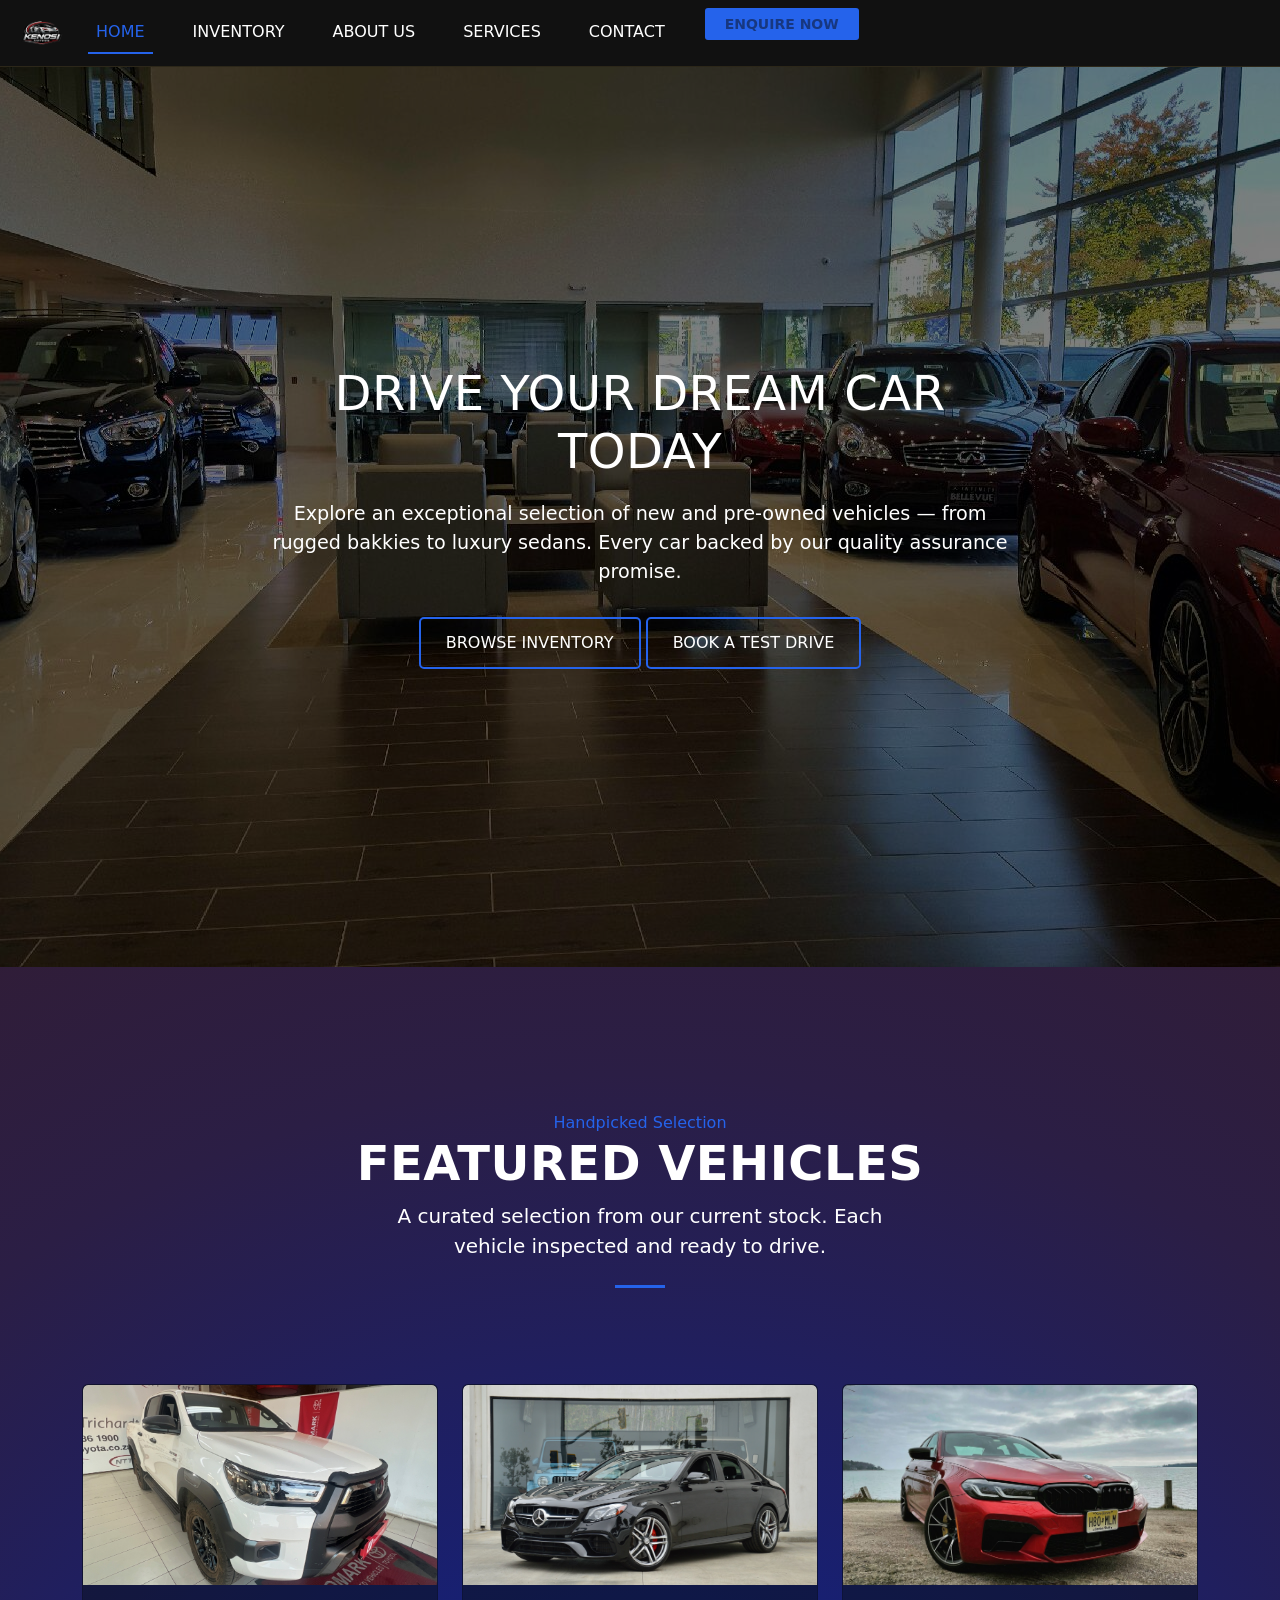
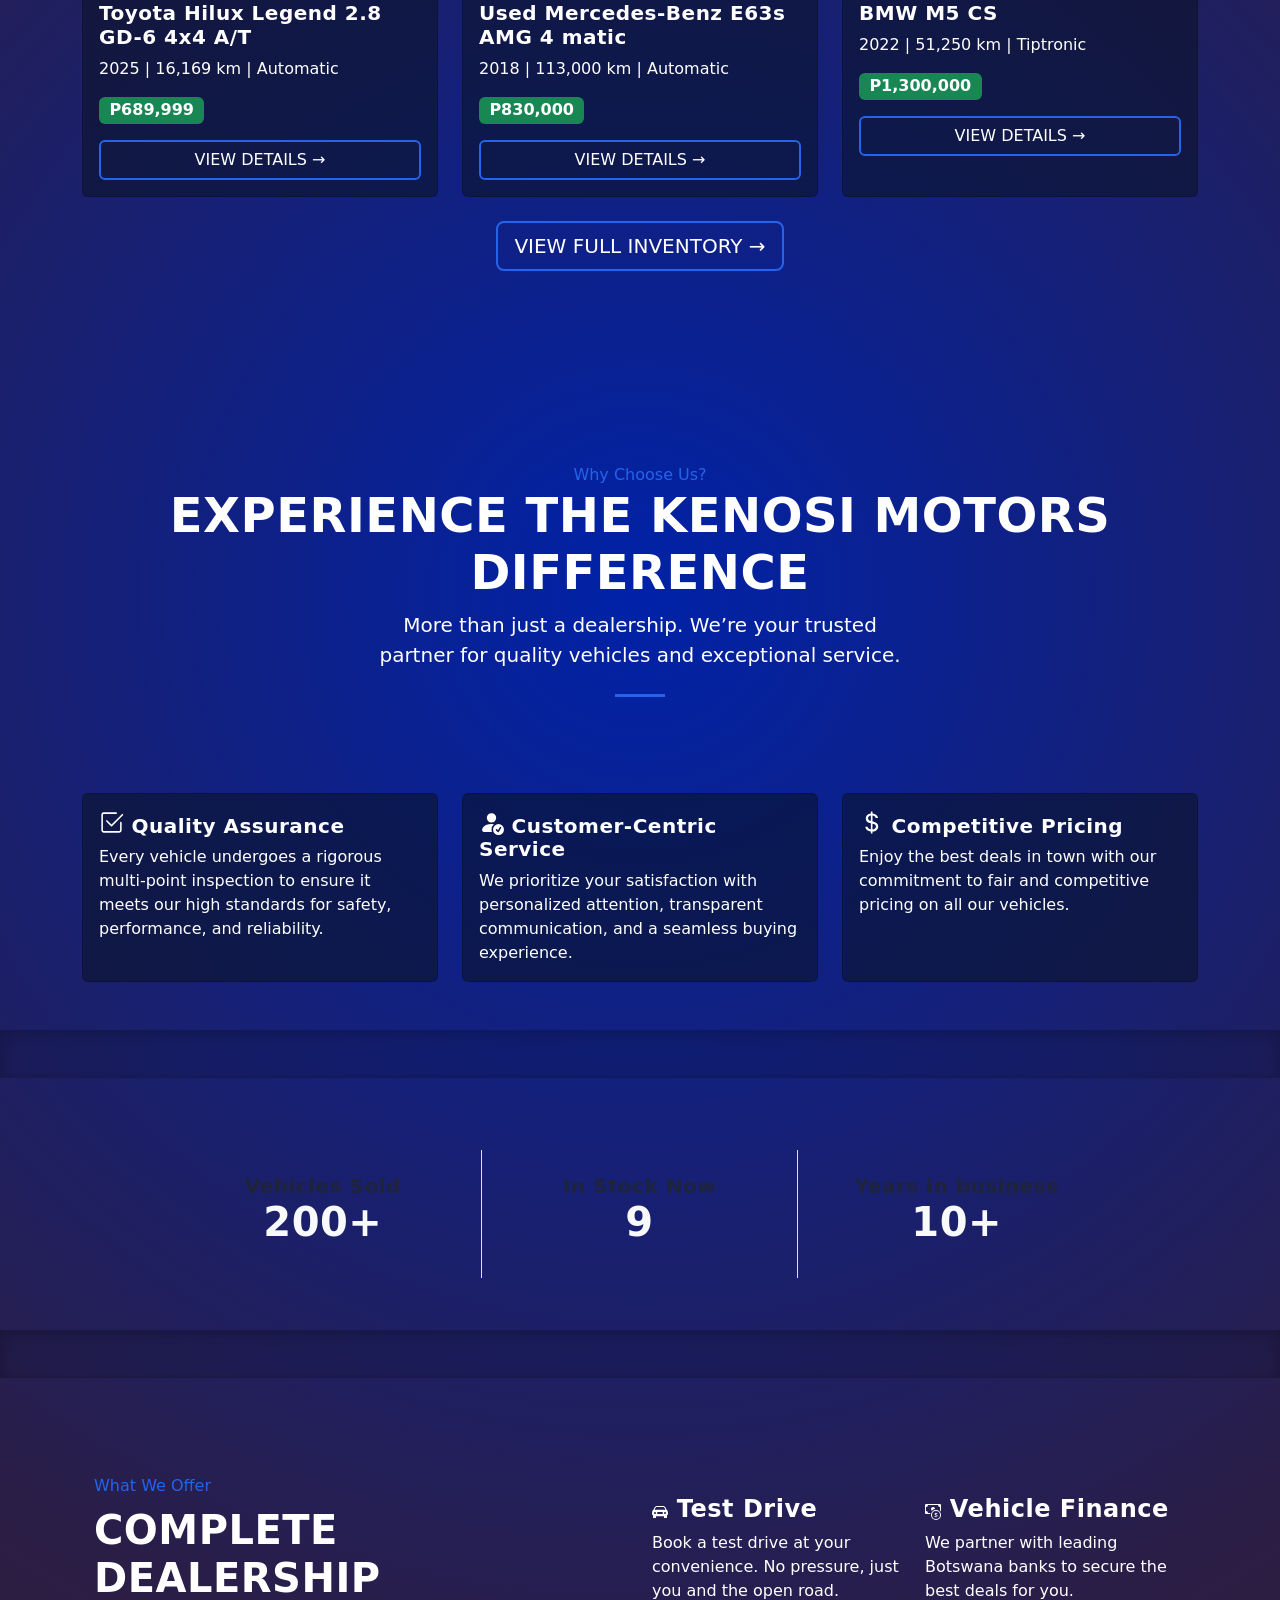
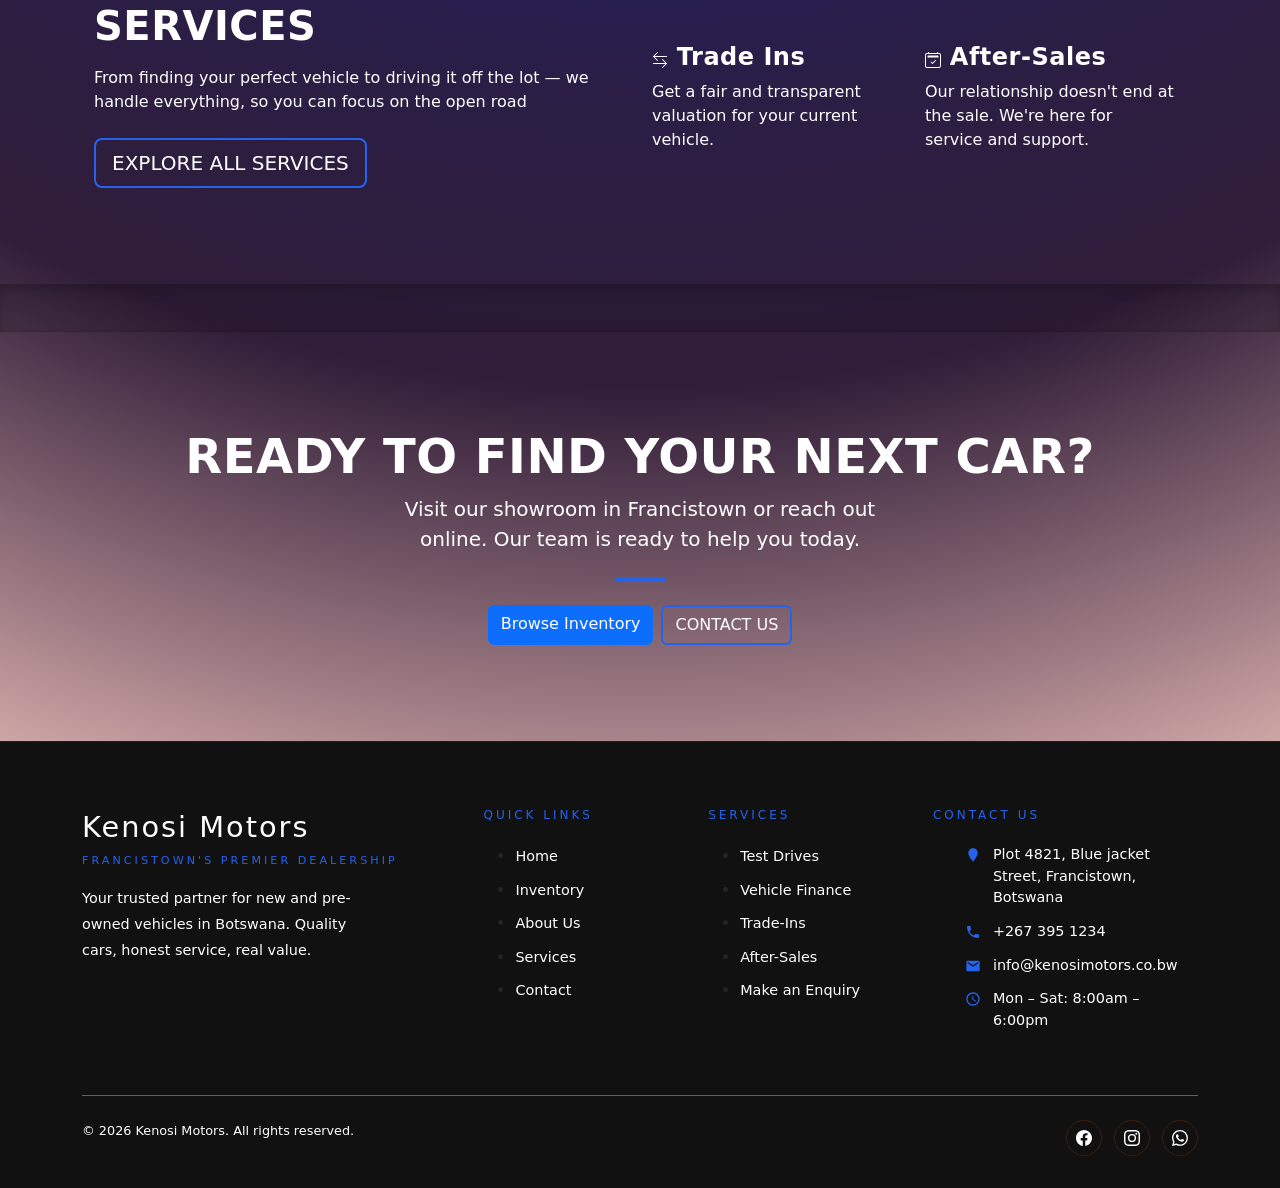
<file: index.html>
<!doctype html>
<html lang="en">
  <head>
    <meta charset="utf-8">
    <meta name="viewport" content="width=device-width, initial-scale=1">
    <link rel="shortcut icon" href="Images/Logo.png" type="image/x-icon">
    <link rel="stylesheet" href="CSS/style.css">
    <title>Kenosi Motors | Home</title>
    <link href="https://cdn.jsdelivr.net/npm/bootstrap@5.2.3/dist/css/bootstrap.min.css" rel="stylesheet" integrity="sha384-rbsA2VBKQhggwzxH7pPCaAqO46MgnOM80zW1RWuH61DGLwZJEdK2Kadq2F9CUG65" crossorigin="anonymous">
    <link rel="preconnect" href="https://fonts.googleapis.com">
    <link rel="preconnect" href="https://fonts.gstatic.com" crossorigin>
    <link href="https://fonts.googleapis.com/css2?family=Archivo+Black&display=swap" rel="stylesheet">
    <style>
         /* Hero Section */
    .hero {
        position: relative;
        height: 100vh; /* Full viewport height */
        background: url('Images/Land\ cruiser\ banner.jpg') no-repeat center center/cover;
        display: flex;
        align-items: center;
        justify-content: center;
        color: white;
        text-align: center;
    }

    /* Dark overlay for better text visibility */
    .hero::before {
        content: "";
        position: absolute;
        top: 0;
        left: 0;
        width: 100%;
        height: 100%;
        background: rgba(0, 0, 0, 0.5);
        z-index: 1;
    }

    /* Hero content */
    .hero-content {
        position: relative;
        z-index: 2;
        max-width: 800px;
        padding: 20px;
    }

    .hero-content h1 {
        font-size: 3rem;
        margin-bottom: 20px;
        text-align: center;
    }

    .hero-content p {
        font-size: 1.2rem;
        margin-bottom: 30px;
    }

    .hero-content a {
        display: inline-block;
        padding: 12px 25px;
        background: #ff660000;
        border: 3px solid var(--blue);
        color: rgb(255, 255, 255);
        text-decoration: none;
        font-size: 1rem;
        border-radius: 5px;
        transition: background 0.3s ease;
    }

    .hero-content a:hover {
        background: var(--blue);
    }

    /* Responsive adjustments */
    @media (max-width: 768px) {
        .hero-content h1 {
            font-size: 2rem;
            text-align: center;
        }
        .hero-content p {
            font-size: 1rem;
        }
    }
    h4{
      color: var(--white);
    }
    p{
      color: var(--white);
    }
    </style>
  </head>
  <body>
    <nav class="navbar navbar-expand-lg">
      <div class="container-fluid">
        <a class="navbar-brand" href="index.html">
          <img src="Images/Logo.png" alt="Kenosi Motors" height="40">
        </a>
        <button class="navbar-toggler" type="button" data-bs-toggle="collapse" data-bs-target="#navbarTogglerDemo02" aria-controls="navbarTogglerDemo02" aria-expanded="false" aria-label="Toggle navigation">
          <span class="navbar-toggler-icon"></span>
        </button>
        <div class="collapse navbar-collapse" id="navbarTogglerDemo02">
          <ul class="navbar-nav me-auto mb-2 mb-lg-0">
            <li class="nav-item">
              <a class="nav-link active" aria-current="page" href="index.html">Home</a>
            </li>
            <li class="nav-item">
              <a class="nav-link" href="Inventory.html">Inventory</a>
            </li>
            <li class="nav-item">
              <a class="nav-link" href="AboutUs.html">About Us</a>
            </li>
            <li class="nav-item">
              <a class="nav-link" href="Services.html">Services</a>
            </li>
            <li class="nav-item">
              <a class="nav-link" href="Contact.html">Contact</a>
            </li>
            <li class="nav-item">
              <a class="nav-cta" href="feedback.html" >Enquire Now</a>
            </li>
          </ul>
        </div>
      </div>
    </nav>
   <!-- Hero Section -->
<section class="hero">
    <div class="hero-content">
        <h1>DRIVE YOUR DREAM CAR TODAY</h1>
        <p>Explore an exceptional selection of new and pre-owned vehicles — from rugged bakkies to luxury sedans. Every car backed by our quality assurance promise.</p>
        <a href="Inventory.html" class="btn btn-outline-primary">Browse Inventory</a>
        <a href="Contact.html" class="btn btn-outline-primary">Book a Test Drive</a>
    </div>
</section>
    <!--featured cars-->
    <div class="container py-5">
      <div class="px-4 py-5 my-5 text-center">
        <span class="eyebrow">Handpicked Selection</span>
    <h1 class="display-5 fw-bold">Featured Vehicles</h1>
    <div class="col-lg-6 mx-auto">
      <p class="lead mb-4">A curated selection from our current stock. Each vehicle inspected and ready to drive.</p>
    </div>
    <div class="blue-line"></div>
  </div>
      <div class="row row-cols-1 row-cols-md-3 g-4">
        <div class="col">
          <div class="card h-100">
  <img src="Images/gd6.jpg" class="card-img-top" alt="Toyota Hilux gd6">
  <div class="card-body">
    <h5 class="card-title">Toyota Hilux Legend 2.8 GD-6 4x4 A/T</h5>
    <p class="card-text">2025 | 16,169 km | Automatic</p>
    <p><span class="badge bg-success fs-6">P689,999</span></p>
    <a href="#" class="btn btn-outline-primary w-100">View Details →</a>
  </div>
</div>
        </div>
        <div class="col">
          <div class="card h-100">
  <img src="Images/e63s.jpg" class="card-img-top" alt="Mercedes-Benz E63s AMG 4 matic">
  <div class="card-body">
    <h5 class="card-title">Used Mercedes-Benz E63s AMG 4 matic</h5>
    <p class="card-text">2018 | 113,000 km | Automatic</p>
    <p><span class="badge bg-success fs-6">P830,000</span></p>
    <a href="#" class="btn btn-outline-primary w-100">View Details →</a>
  </div>
</div>
        </div>
        <div class="col">
         <div class="card h-100">
  <img src="Images/m5.jpeg" class="card-img-top" alt="BMW M5 CS">
  <div class="card-body">
    <h5 class="card-title">BMW M5 CS</h5>
    <p class="card-text">2022 | 51,250 km | Tiptronic</p>
    <p><span class="badge bg-success fs-6">P1,300,000</span></p>
    <a href="#" class="btn btn-outline-primary w-100">View Details →</a>
  </div>
</div>
        </div>
      </div>
      <div class="text-center mt-4">
        <a href="inventory.html" class="btn btn-outline-primary btn-lg">View Full Inventory →</a>
      </div>
    </div>
    <div class="container py-5">
      <div class="px-4 py-5 my-5 text-center">
        <span class="eyebrow">Why Choose Us?</span>
    <h1 class="display-5 fw-bold">Experience the Kenosi Motors Difference</h1>
    <div class="col-lg-6 mx-auto">
      <p class="lead mb-4">More than just a dealership. We’re your trusted partner for quality vehicles and exceptional service.</p>
    </div>
    <div class="blue-line"></div>
  </div>
      <div class="row row-cols-1 row-cols-md-3 g-4">
        <div class="col">
          <div class="card h-100">
  <div class="card-body">
    
    <h5 class="card-title"><svg xmlns="http://www.w3.org/2000/svg" width="25" height="25" fill="currentColor" class="bi bi-check2-square" viewBox="0 0 16 16">
  <path d="M3 14.5A1.5 1.5 0 0 1 1.5 13V3A1.5 1.5 0 0 1 3 1.5h8a.5.5 0 0 1 0 1H3a.5.5 0 0 0-.5.5v10a.5.5 0 0 0 .5.5h10a.5.5 0 0 0 .5-.5V8a.5.5 0 0 1 1 0v5a1.5 1.5 0 0 1-1.5 1.5z"/>
  <path d="m8.354 10.354 7-7a.5.5 0 0 0-.708-.708L8 9.293 5.354 6.646a.5.5 0 1 0-.708.708l3 3a.5.5 0 0 0 .708 0"/>
</svg> Quality Assurance</h5>
    <p class="card-text">Every vehicle undergoes a rigorous multi-point inspection to ensure it meets our high standards for safety, performance, and reliability.</p>
  </div>
</div>
        </div>
        <div class="col">
          <div class="card h-100">  
  <div class="card-body">
  
    <h5 class="card-title"><svg xmlns="http://www.w3.org/2000/svg" width="25" height="25" fill="currentColor" class="bi bi-person-fill-check" viewBox="0 0 16 16">
  <path d="M12.5 16a3.5 3.5 0 1 0 0-7 3.5 3.5 0 0 0 0 7m1.679-4.493-1.335 2.226a.75.75 0 0 1-1.174.144l-.774-.773a.5.5 0 0 1 .708-.708l.547.548 1.17-1.951a.5.5 0 1 1 .858.514M11 5a3 3 0 1 1-6 0 3 3 0 0 1 6 0"/>
  <path d="M2 13c0 1 1 1 1 1h5.256A4.5 4.5 0 0 1 8 12.5a4.5 4.5 0 0 1 1.544-3.393Q8.844 9.002 8 9c-5 0-6 3-6 4"/>
</svg> Customer-Centric Service</h5>
    <p class="card-text">We prioritize your satisfaction with personalized attention, transparent communication, and a seamless buying experience.</p>
  </div>
</div>
        </div>
        <div class="col">
          <div class="card h-100">
  <div class="card-body">
   
      <h5 class="card-title"><svg xmlns="http://www.w3.org/2000/svg" width="25" height="25" fill="currentColor" class="bi bi-currency-dollar" viewBox="0 0 16 16">
  <path d="M4 10.781c.148 1.667 1.513 2.85 3.591 3.003V15h1.043v-1.216c2.27-.179 3.678-1.438 3.678-3.3 0-1.59-.947-2.51-2.956-3.028l-.722-.187V3.467c1.122.11 1.879.714 2.07 1.616h1.47c-.166-1.6-1.54-2.748-3.54-2.875V1H7.591v1.233c-1.939.23-3.27 1.472-3.27 3.156 0 1.454.966 2.483 2.661 2.917l.61.162v4.031c-1.149-.17-1.94-.8-2.131-1.718zm3.391-3.836c-1.043-.263-1.6-.825-1.6-1.616 0-.944.704-1.641 1.8-1.828v3.495l-.2-.05zm1.591 1.872c1.287.323 1.852.859 1.852 1.769 0 1.097-.826 1.828-2.2 1.939V8.73z"/>
</svg> Competitive Pricing</h5>
    <p class="card-text">Enjoy the best deals in town with our commitment to fair and competitive pricing on all our vehicles.</p>
  </div>
</div>
        </div>
      </div>
    </div>
    <div class="b-example-divider"></div>

    <!--Stats-->
    <div class="py-5 pt-5">
      <div class="mt-4 pb-1">
        <div class="position-relative">
          <div class="container">
            <div class="row justify-content-center">
              <div class="col-lg-10">
                <div class="row row-cols-1 row-cols-md-3 g-4 rounded-3 shadow-sm-light">
                  <div class="col border-end">
                    <div class="text-center p-4">
                      <h5 class="text-muted mb-0">Vehicles Sold</h5>
                      <h1 class="fw-bold text-light">200+</h1>
                    </div>
                  </div>
                  <div class="col border-end">
                      <div class="text-center p-4">
                      <h5 class="text-muted mb-0">In Stock Now</h5>
                      <h1 class="fw-bold text-light">9</h1>
                    </div>
                  </div>
                  <div class="col">
                    <div class="text-center p-4">
                      <h5 class="text-muted mb-0">Years in business</h5>
                      <h1 class="fw-bold text-light">10+</h1>
                    </div>
                  </div>
                </div>
              </div>
            </div>
          </div>
        </div>
      </div>
    </div>
<div class="b-example-divider"></div>

  <div class="container px-4 py-5">

    <div class="row row-cols-1 row-cols-md-2 align-items-md-center g-5 py-5">
      <div class="d-flex flex-column align-items-start gap-2">
        <span class="eyebrow">What We Offer</span>
        <h1 class="fw-bold">Complete dealership Services</h1>
        <p>From finding your perfect vehicle to driving it off the lot — we handle everything, so you can focus on the open road</p>

        <a href="services.html" class="btn btn-outline-primary btn-lg">Explore All Services</a>
      </div>
      <div class="row row-cols-1 row-cols-sm-2 g-4">
        <div class="d-flex flex-column gap-2">
          
          <h4 class="fw-bold mb-0">
            <svg xmlns="http://www.w3.org/2000/svg" width="16" height="16" fill="currentColor" class="bi bi-car-front-fill" viewBox="0 0 16 16">
  <path d="M2.52 3.515A2.5 2.5 0 0 1 4.82 2h6.362c1 0 1.904.596 2.298 1.515l.792 1.848c.075.175.21.319.38.404.5.25.855.715.965 1.262l.335 1.679q.05.242.049.49v.413c0 .814-.39 1.543-1 1.997V13.5a.5.5 0 0 1-.5.5h-2a.5.5 0 0 1-.5-.5v-1.338c-1.292.048-2.745.088-4 .088s-2.708-.04-4-.088V13.5a.5.5 0 0 1-.5.5h-2a.5.5 0 0 1-.5-.5v-1.892c-.61-.454-1-1.183-1-1.997v-.413a2.5 2.5 0 0 1 .049-.49l.335-1.68c.11-.546.465-1.012.964-1.261a.8.8 0 0 0 .381-.404l.792-1.848ZM3 10a1 1 0 1 0 0-2 1 1 0 0 0 0 2m10 0a1 1 0 1 0 0-2 1 1 0 0 0 0 2M6 8a1 1 0 0 0 0 2h4a1 1 0 1 0 0-2zM2.906 5.189a.51.51 0 0 0 .497.731c.91-.073 3.35-.17 4.597-.17s3.688.097 4.597.17a.51.51 0 0 0 .497-.731l-.956-1.913A.5.5 0 0 0 11.691 3H4.309a.5.5 0 0 0-.447.276L2.906 5.19Z"/>
</svg> Test Drive</h4>
          <p>Book a test drive at your convenience. No pressure, just you and the open road.</p>
        </div>

        <div class="d-flex flex-column gap-2">
          <h4 class="fw-bold mb-0"><svg xmlns="http://www.w3.org/2000/svg" width="16" height="16" fill="currentColor" class="bi bi-cash-coin" viewBox="0 0 16 16">
  <path fill-rule="evenodd" d="M11 15a4 4 0 1 0 0-8 4 4 0 0 0 0 8m5-4a5 5 0 1 1-10 0 5 5 0 0 1 10 0"/>
  <path d="M9.438 11.944c.047.596.518 1.06 1.363 1.116v.44h.375v-.443c.875-.061 1.386-.529 1.386-1.207 0-.618-.39-.936-1.09-1.1l-.296-.07v-1.2c.376.043.614.248.671.532h.658c-.047-.575-.54-1.024-1.329-1.073V8.5h-.375v.45c-.747.073-1.255.522-1.255 1.158 0 .562.378.92 1.007 1.066l.248.061v1.272c-.384-.058-.639-.27-.696-.563h-.668zm1.36-1.354c-.369-.085-.569-.26-.569-.522 0-.294.216-.514.572-.578v1.1zm.432.746c.449.104.655.272.655.569 0 .339-.257.571-.709.614v-1.195z"/>
  <path d="M1 0a1 1 0 0 0-1 1v8a1 1 0 0 0 1 1h4.083q.088-.517.258-1H3a2 2 0 0 0-2-2V3a2 2 0 0 0 2-2h10a2 2 0 0 0 2 2v3.528c.38.34.717.728 1 1.154V1a1 1 0 0 0-1-1z"/>
  <path d="M9.998 5.083 10 5a2 2 0 1 0-3.132 1.65 6 6 0 0 1 3.13-1.567"/>
</svg> Vehicle Finance</h4>
          <p>We partner with leading Botswana banks to secure the best deals for you.</p>
        </div>

        <div class="d-flex flex-column gap-2">
          <h4 class="fw-bold mb-0"><svg xmlns="http://www.w3.org/2000/svg" width="16" height="16" fill="currentColor" class="bi bi-arrow-left-right" viewBox="0 0 16 16">
  <path fill-rule="evenodd" d="M1 11.5a.5.5 0 0 0 .5.5h11.793l-3.147 3.146a.5.5 0 0 0 .708.708l4-4a.5.5 0 0 0 0-.708l-4-4a.5.5 0 0 0-.708.708L13.293 11H1.5a.5.5 0 0 0-.5.5m14-7a.5.5 0 0 1-.5.5H2.707l3.147 3.146a.5.5 0 1 1-.708.708l-4-4a.5.5 0 0 1 0-.708l4-4a.5.5 0 1 1 .708.708L2.707 4H14.5a.5.5 0 0 1 .5.5"/>
</svg> Trade Ins</h4>
          <p>Get a fair and transparent valuation for your current vehicle.</p>
        </div>

        <div class="d-flex flex-column gap-2">
          <h4 class="fw-bold mb-0"><svg xmlns="http://www.w3.org/2000/svg" width="16" height="16" fill="currentColor" class="bi bi-calendar2-check" viewBox="0 0 16 16">
  <path d="M10.854 8.146a.5.5 0 0 1 0 .708l-3 3a.5.5 0 0 1-.708 0l-1.5-1.5a.5.5 0 0 1 .708-.708L7.5 10.793l2.646-2.647a.5.5 0 0 1 .708 0"/>
  <path d="M3.5 0a.5.5 0 0 1 .5.5V1h8V.5a.5.5 0 0 1 1 0V1h1a2 2 0 0 1 2 2v11a2 2 0 0 1-2 2H2a2 2 0 0 1-2-2V3a2 2 0 0 1 2-2h1V.5a.5.5 0 0 1 .5-.5M2 2a1 1 0 0 0-1 1v11a1 1 0 0 0 1 1h12a1 1 0 0 0 1-1V3a1 1 0 0 0-1-1z"/>
  <path d="M2.5 4a.5.5 0 0 1 .5-.5h10a.5.5 0 0 1 .5.5v1a.5.5 0 0 1-.5.5H3a.5.5 0 0 1-.5-.5z"/>
</svg> After-Sales</h4>
          <p>Our relationship doesn't end at the sale. We're here for service and support.</p>
        </div>
      </div>
    </div>
  </div>

  <div class="b-example-divider"></div>

    <div class="container">
      <div class="px-4 py-5 my-5 text-center">
    <h1 class="display-5 fw-bold">Ready to find your next car?</h1>
    <div class="col-lg-6 mx-auto">
      <p class="lead mb-4">Visit our showroom in Francistown or reach out online. Our team is ready to help you today.</p>
    </div>
    <div class="blue-line"></div>
    <br>
    <div class="d-grid gap-2 d-sm-flex justify-content-sm-center">
    <a href="inventory.html" class="btn btn-primary">Browse Inventory</a>
    <a href="contact.html" class="btn btn-outline-primary">Contact Us</a>
  </div>
      
    </div>
  </div>

<footer class="footer">
  <div class="container">
    <div class="footer-grid">
      <div class="footer-brand">
        <div class="name">Kenosi Motors</div>
        <div class="tagline">Francistown's Premier Dealership</div>
        <p>Your trusted partner for new and pre-owned vehicles in Botswana. Quality cars, honest service, real value.</p>
      </div>
      <div>
        <div class="footer-heading">Quick Links</div>
        <ul class="footer-links">
          <li><a href="index.html">Home</a></li>
          <li><a href="Inventory.html">Inventory</a></li>
          <li><a href="AboutUs.html">About Us</a></li>
          <li><a href="Services.html">Services</a></li>
          <li><a href="Contact.html">Contact</a></li>
        </ul>
      </div>
      <div>
        <div class="footer-heading">Services</div>
        <ul class="footer-links">
          <li><a href="Services.html">Test Drives</a></li>
          <li><a href="Services.html">Vehicle Finance</a></li>
          <li><a href="Services.html">Trade-Ins</a></li>
          <li><a href="Services.html">After-Sales</a></li>
          <li><a href="feedback.html">Make an Enquiry</a></li>
        </ul>
      </div>
      <div>
        <div class="footer-heading">Contact Us</div>
        <ul class="footer-contact">
          <li>
            <svg class="icon" viewBox="0 0 24 24" fill="currentColor"><path d="M12 2C8.13 2 5 5.13 5 9c0 5.25 7 13 7 13s7-7.75 7-13c0-3.87-3.13-7-7-7z"/></svg>
            Plot 4821, Blue jacket Street, Francistown, Botswana
          </li>
          <li>
            <svg class="icon" viewBox="0 0 24 24" fill="currentColor"><path d="M6.62 10.79c1.44 2.83 3.76 5.14 6.59 6.59l2.2-2.2c.27-.27.67-.36 1.02-.24 1.12.37 2.33.57 3.57.57.55 0 1 .45 1 1V20c0 .55-.45 1-1 1-9.39 0-17-7.61-17-17 0-.55.45-1 1-1h3.5c.55 0 1 .45 1 1 0 1.25.2 2.45.57 3.57.11.35.03.74-.25 1.02l-2.2 2.2z"/></svg>
            +267 395 1234
          </li>
          <li>
            <svg class="icon" viewBox="0 0 24 24" fill="currentColor"><path d="M20 4H4c-1.1 0-1.99.9-1.99 2L2 18c0 1.1.9 2 2 2h16c1.1 0 2-.9 2-2V6c0-1.1-.9-2-2-2zm0 4l-8 5-8-5V6l8 5 8-5v2z"/></svg>
            info@kenosimotors.co.bw
          </li>
          <li>
            <svg class="icon" viewBox="0 0 24 24" fill="currentColor"><path d="M11.99 2C6.47 2 2 6.48 2 12s4.47 10 9.99 10C17.52 22 22 17.52 22 12S17.52 2 11.99 2zM12 20c-4.42 0-8-3.58-8-8s3.58-8 8-8 8 3.58 8 8-3.58 8-8 8zm.5-13H11v6l5.25 3.15.75-1.23-4.5-2.67V7z"/></svg>
            Mon – Sat: 8:00am – 6:00pm
          </li>
        </ul>
      </div>
    </div>
    <div class="footer-bottom">
      <p>© 2026 Kenosi Motors. All rights reserved.</p>
      <div class="social-links">
        <a href="#" aria-label="Facebook">
          <svg xmlns="http://www.w3.org/2000/svg" width="16" height="16" fill="currentColor" class="bi bi-facebook" viewBox="0 0 16 16">
            <path d="M16 8.049c0-4.446-3.582-8.05-8-8.05C3.58 0-.002 3.603-.002 8.05c0 4.017 2.926 7.347 6.75 7.951v-5.625h-2.03V8.05H6.75V6.275c0-2.017 1.195-3.131 3.022-3.131.876 0 1.791.157 1.791.157v1.98h-1.009c-.993 0-1.303.621-1.303 1.258v1.51h2.218l-.354 2.326H9.25V16c3.824-.604 6.75-3.934 6.75-7.951"/>
          </svg>
        </a>
        <a href="#" aria-label="Instagram">
          <svg xmlns="http://www.w3.org/2000/svg" width="16" height="16" fill="currentColor" class="bi bi-instagram" viewBox="0 0 16 16">
            <path d="M8 0C5.829 0 5.556.01 4.703.048 3.85.088 3.269.222 2.76.42a3.9 3.9 0 0 0-1.417.923A3.9 3.9 0 0 0 .42 2.76C.222 3.268.087 3.85.048 4.7.01 5.555 0 5.827 0 8.001c0 2.172.01 2.444.048 3.297.04.852.174 1.433.372 1.942.205.526.478.972.923 1.417.444.445.89.719 1.416.923.51.198 1.09.333 1.942.372C5.555 15.99 5.827 16 8 16s2.444-.01 3.298-.048c.851-.04 1.434-.174 1.943-.372a3.9 3.9 0 0 0 1.416-.923c.445-.445.718-.891.923-1.417.197-.509.332-1.09.372-1.942C15.99 10.445 16 10.173 16 8s-.01-2.445-.048-3.299c-.04-.851-.175-1.433-.372-1.941a3.9 3.9 0 0 0-.923-1.417A3.9 3.9 0 0 0 13.24.42c-.51-.198-1.092-.333-1.943-.372C10.443.01 10.172 0 7.998 0zm-.717 1.442h.718c2.136 0 2.389.007 3.232.046.78.035 1.204.166 1.486.275.373.145.64.319.92.599s.453.546.598.92c.11.281.24.705.275 1.485.039.843.047 1.096.047 3.231s-.008 2.389-.047 3.232c-.035.78-.166 1.203-.275 1.485a2.5 2.5 0 0 1-.599.919c-.28.28-.546.453-.92.598-.28.11-.704.24-1.485.276-.843.038-1.096.047-3.232.047s-2.39-.009-3.233-.047c-.78-.036-1.203-.166-1.485-.276a2.5 2.5 0 0 1-.92-.598 2.5 2.5 0 0 1-.6-.92c-.109-.281-.24-.705-.275-1.485-.038-.843-.046-1.096-.046-3.233s.008-2.388.046-3.231c.036-.78.166-1.204.276-1.486.145-.373.319-.64.599-.92s.546-.453.92-.598c.282-.11.705-.24 1.485-.276.738-.034 1.024-.044 2.515-.045zm4.988 1.328a.96.96 0 1 0 0 1.92.96.96 0 0 0 0-1.92m-4.27 1.122a4.109 4.109 0 1 0 0 8.217 4.109 4.109 0 0 0 0-8.217m0 1.441a2.667 2.667 0 1 1 0 5.334 2.667 2.667 0 0 1 0-5.334"/>
          </svg></a>
        <a href="#" aria-label="WhatsApp">
          <svg xmlns="http://www.w3.org/2000/svg" width="16" height="16" fill="currentColor" class="bi bi-whatsapp" viewBox="0 0 16 16">
            <path d="M13.601 2.326A7.85 7.85 0 0 0 7.994 0C3.627 0 .068 3.558.064 7.926c0 1.399.366 2.76 1.057 3.965L0 16l4.204-1.102a7.9 7.9 0 0 0 3.79.965h.004c4.368 0 7.926-3.558 7.93-7.93A7.9 7.9 0 0 0 13.6 2.326zM7.994 14.521a6.6 6.6 0 0 1-3.356-.92l-.24-.144-2.494.654.666-2.433-.156-.251a6.56 6.56 0 0 1-1.007-3.505c0-3.626 2.957-6.584 6.591-6.584a6.56 6.56 0 0 1 4.66 1.931 6.56 6.56 0 0 1 1.928 4.66c-.004 3.639-2.961 6.592-6.592 6.592m3.615-4.934c-.197-.099-1.17-.578-1.353-.646-.182-.065-.315-.099-.445.099-.133.197-.513.646-.627.775-.114.133-.232.148-.43.05-.197-.1-.836-.308-1.592-.985-.59-.525-.985-1.175-1.103-1.372-.114-.198-.011-.304.088-.403.087-.088.197-.232.296-.346.1-.114.133-.198.198-.33.065-.134.034-.248-.015-.347-.05-.099-.445-1.076-.612-1.47-.16-.389-.323-.335-.445-.34-.114-.007-.247-.007-.38-.007a.73.73 0 0 0-.529.247c-.182.198-.691.677-.691 1.654s.71 1.916.81 2.049c.098.133 1.394 2.132 3.383 2.992.47.205.84.326 1.129.418.475.152.904.129 1.246.08.38-.058 1.171-.48 1.338-.943.164-.464.164-.86.114-.943-.049-.084-.182-.133-.38-.232"/>
          </svg>
        </a>
      </div>
    </div>
  </div>
</footer>

    <script src="https://cdn.jsdelivr.net/npm/bootstrap@5.3.2/dist/js/bootstrap.bundle.min.js"></script>
  </body>
</html>
</file>
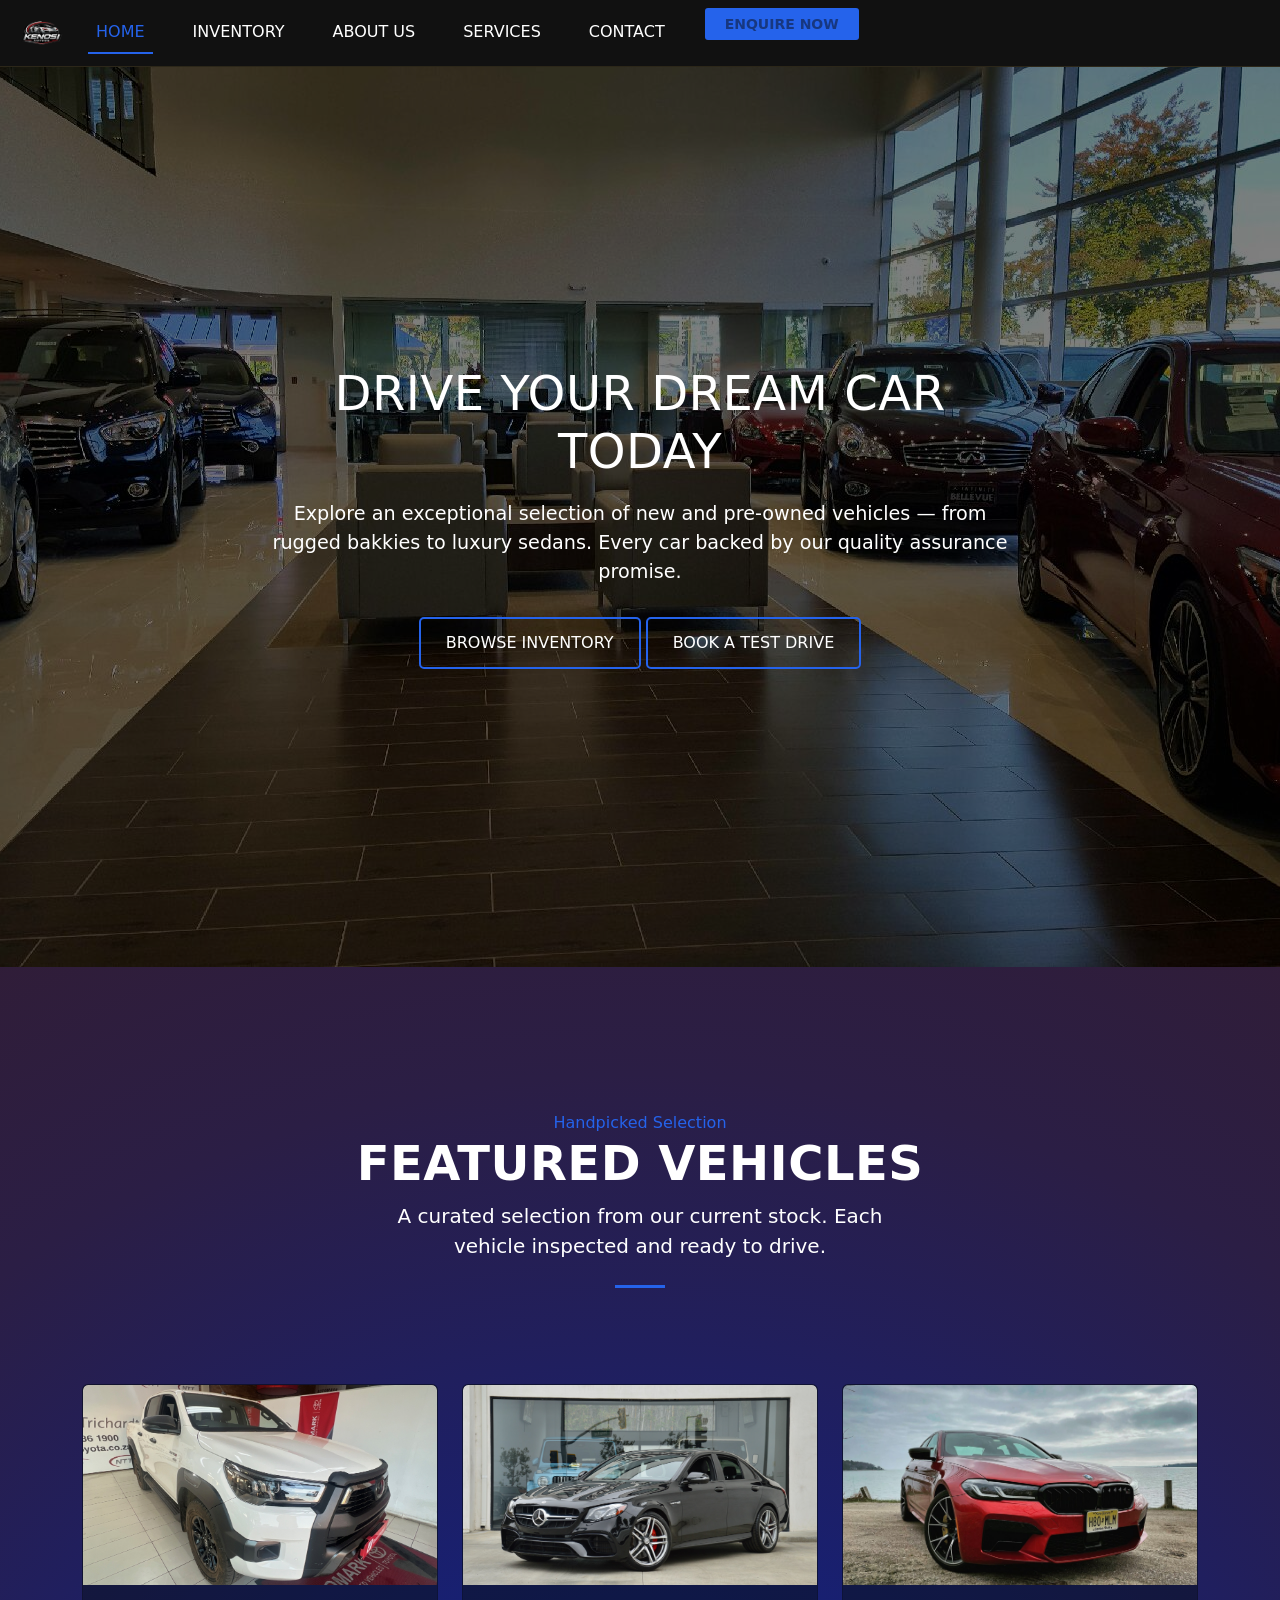
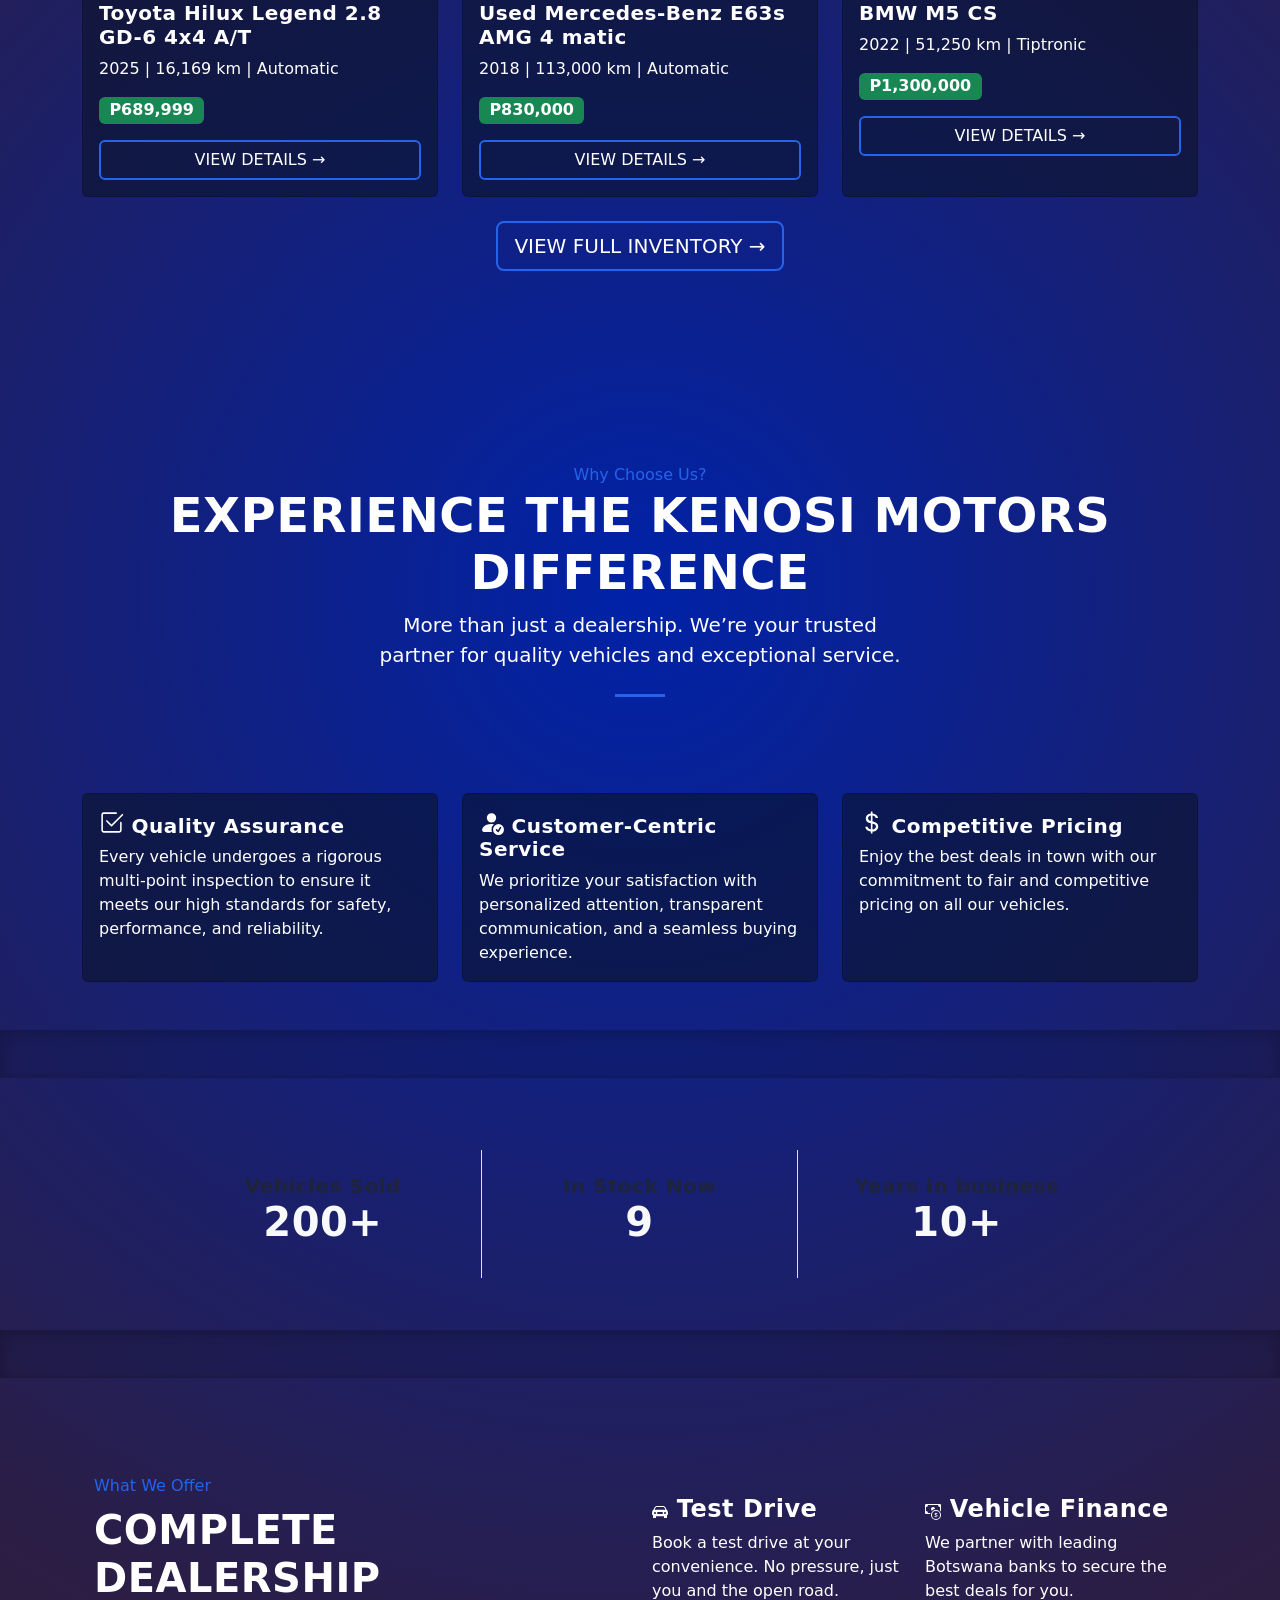
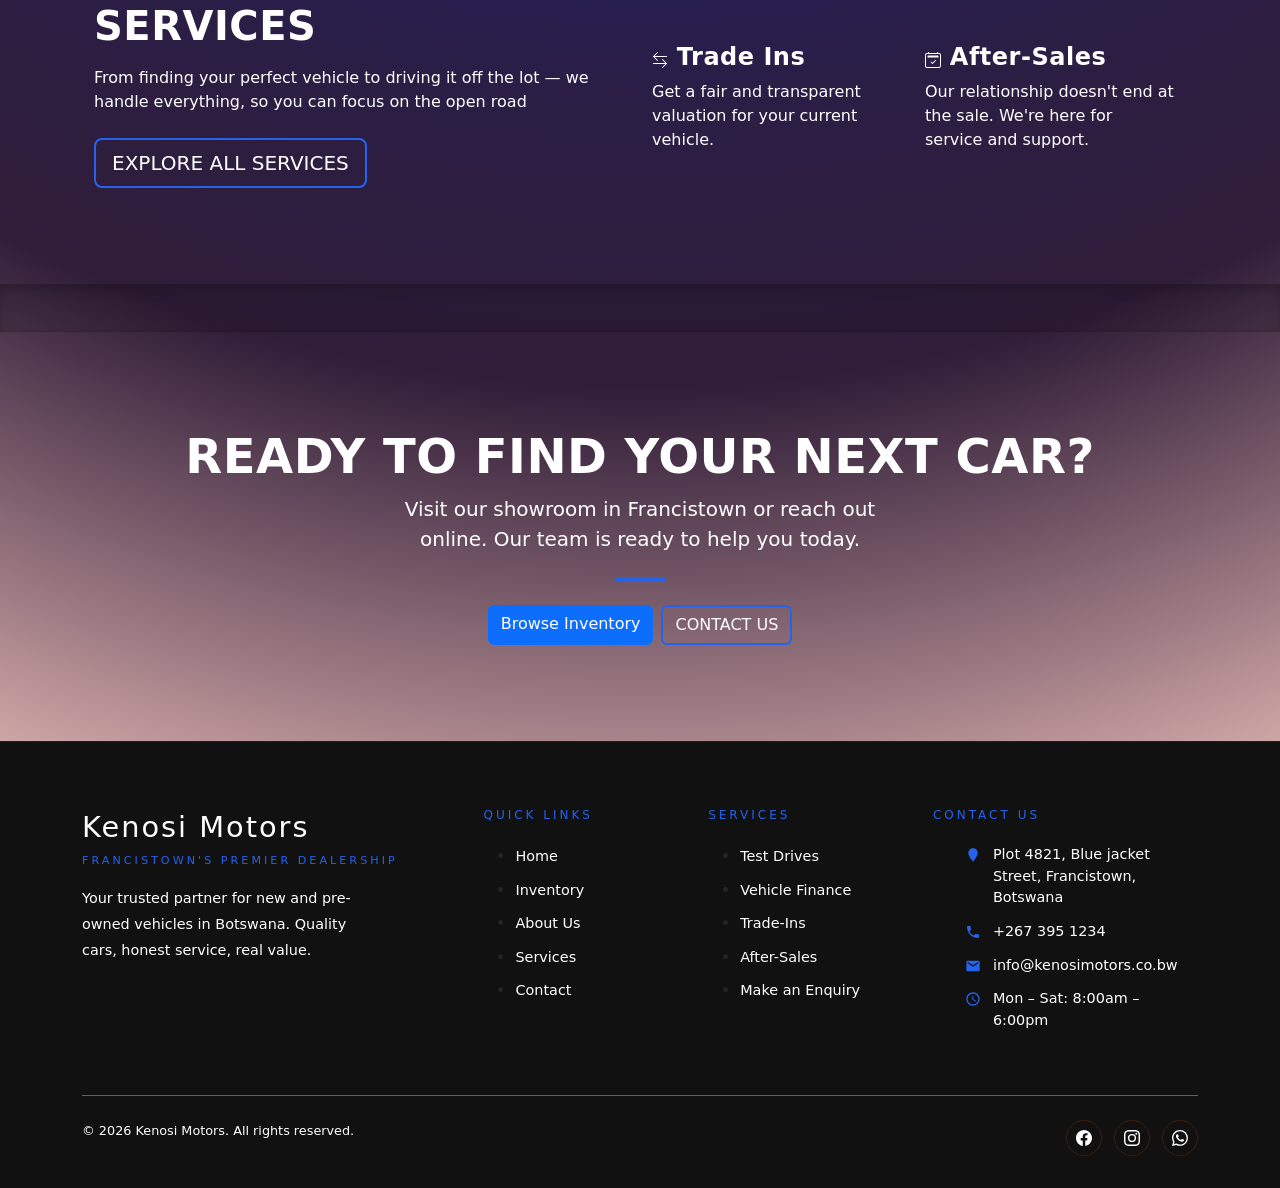
<file: Kenosi Motors/index.html>
<!doctype html>
<html lang="en">
  <head>
    <meta charset="utf-8">
    <meta name="viewport" content="width=device-width, initial-scale=1">
    <link rel="shortcut icon" href="Images/Logo.png" type="image/x-icon">
    <link rel="stylesheet" href="CSS/style.css">
    <title>Kenosi Motors | Home</title>
    <link href="https://cdn.jsdelivr.net/npm/bootstrap@5.2.3/dist/css/bootstrap.min.css" rel="stylesheet" integrity="sha384-rbsA2VBKQhggwzxH7pPCaAqO46MgnOM80zW1RWuH61DGLwZJEdK2Kadq2F9CUG65" crossorigin="anonymous">
    <link rel="preconnect" href="https://fonts.googleapis.com">
    <link rel="preconnect" href="https://fonts.gstatic.com" crossorigin>
    <link href="https://fonts.googleapis.com/css2?family=Archivo+Black&display=swap" rel="stylesheet">
    <style>
         /* Hero Section */
    .hero {
        position: relative;
        height: 100vh; /* Full viewport height */
        background: url('Images/Land\ cruiser\ banner.jpg') no-repeat center center/cover;
        display: flex;
        align-items: center;
        justify-content: center;
        color: white;
        text-align: center;
    }

    /* Dark overlay for better text visibility */
    .hero::before {
        content: "";
        position: absolute;
        top: 0;
        left: 0;
        width: 100%;
        height: 100%;
        background: rgba(0, 0, 0, 0.5);
        z-index: 1;
    }

    /* Hero content */
    .hero-content {
        position: relative;
        z-index: 2;
        max-width: 800px;
        padding: 20px;
    }

    .hero-content h1 {
        font-size: 3rem;
        margin-bottom: 20px;
        text-align: center;
    }

    .hero-content p {
        font-size: 1.2rem;
        margin-bottom: 30px;
    }

    .hero-content a {
        display: inline-block;
        padding: 12px 25px;
        background: #ff660000;
        border: 3px solid var(--blue);
        color: rgb(255, 255, 255);
        text-decoration: none;
        font-size: 1rem;
        border-radius: 5px;
        transition: background 0.3s ease;
    }

    .hero-content a:hover {
        background: var(--blue);
    }

    /* Responsive adjustments */
    @media (max-width: 768px) {
        .hero-content h1 {
            font-size: 2rem;
            text-align: center;
        }
        .hero-content p {
            font-size: 1rem;
        }
    }
    h4{
      color: var(--white);
    }
    p{
      color: var(--white);
    }
    </style>
  </head>
  <body>
    <nav class="navbar navbar-expand-lg">
      <div class="container-fluid">
        <a class="navbar-brand" href="index.html">
          <img src="Images/Logo.png" alt="Kenosi Motors" height="40">
        </a>
        <button class="navbar-toggler" type="button" data-bs-toggle="collapse" data-bs-target="#navbarTogglerDemo02" aria-controls="navbarTogglerDemo02" aria-expanded="false" aria-label="Toggle navigation">
          <span class="navbar-toggler-icon"></span>
        </button>
        <div class="collapse navbar-collapse" id="navbarTogglerDemo02">
          <ul class="navbar-nav me-auto mb-2 mb-lg-0">
            <li class="nav-item">
              <a class="nav-link active" aria-current="page" href="index.html">Home</a>
            </li>
            <li class="nav-item">
              <a class="nav-link" href="Inventory.html">Inventory</a>
            </li>
            <li class="nav-item">
              <a class="nav-link" href="AboutUs.html">About Us</a>
            </li>
            <li class="nav-item">
              <a class="nav-link" href="Services.html">Services</a>
            </li>
            <li class="nav-item">
              <a class="nav-link" href="Contact.html">Contact</a>
            </li>
            <li class="nav-item">
              <a class="nav-cta" href="feedback.html" >Enquire Now</a>
            </li>
          </ul>
        </div>
      </div>
    </nav>
   <!-- Hero Section -->
<section class="hero">
    <div class="hero-content">
        <h1>DRIVE YOUR DREAM CAR TODAY</h1>
        <p>Explore an exceptional selection of new and pre-owned vehicles — from rugged bakkies to luxury sedans. Every car backed by our quality assurance promise.</p>
        <a href="inventory.html" class="btn btn-outline-primary">Browse Inventory</a>
        <a href="contact.html" class="btn btn-outline-primary">Book a Test Drive</a>
    </div>
</section>
    <!--featured cars-->
    <div class="container py-5">
      <div class="px-4 py-5 my-5 text-center">
        <span class="eyebrow">Handpicked Selection</span>
    <h1 class="display-5 fw-bold">Featured Vehicles</h1>
    <div class="col-lg-6 mx-auto">
      <p class="lead mb-4">A curated selection from our current stock. Each vehicle inspected and ready to drive.</p>
    </div>
    <div class="blue-line"></div>
  </div>
      <div class="row row-cols-1 row-cols-md-3 g-4">
        <div class="col">
          <div class="card h-100">
  <img src="Images/gd6.jpg" class="card-img-top" alt="Toyota Hilux gd6">
  <div class="card-body">
    <h5 class="card-title">Toyota Hilux Legend 2.8 GD-6 4x4 A/T</h5>
    <p class="card-text">2025 | 16,169 km | Automatic</p>
    <p><span class="badge bg-success fs-6">P689,999</span></p>
    <a href="#" class="btn btn-outline-primary w-100">View Details →</a>
  </div>
</div>
        </div>
        <div class="col">
          <div class="card h-100">
  <img src="Images/e63s.jpg" class="card-img-top" alt="Mercedes-Benz E63s AMG 4 matic">
  <div class="card-body">
    <h5 class="card-title">Used Mercedes-Benz E63s AMG 4 matic</h5>
    <p class="card-text">2018 | 113,000 km | Automatic</p>
    <p><span class="badge bg-success fs-6">P830,000</span></p>
    <a href="#" class="btn btn-outline-primary w-100">View Details →</a>
  </div>
</div>
        </div>
        <div class="col">
         <div class="card h-100">
  <img src="Images/m5.jpeg" class="card-img-top" alt="BMW M5 CS">
  <div class="card-body">
    <h5 class="card-title">BMW M5 CS</h5>
    <p class="card-text">2022 | 51,250 km | Tiptronic</p>
    <p><span class="badge bg-success fs-6">P1,300,000</span></p>
    <a href="#" class="btn btn-outline-primary w-100">View Details →</a>
  </div>
</div>
        </div>
      </div>
      <div class="text-center mt-4">
        <a href="inventory.html" class="btn btn-outline-primary btn-lg">View Full Inventory →</a>
      </div>
    </div>
    <div class="container py-5">
      <div class="px-4 py-5 my-5 text-center">
        <span class="eyebrow">Why Choose Us?</span>
    <h1 class="display-5 fw-bold">Experience the Kenosi Motors Difference</h1>
    <div class="col-lg-6 mx-auto">
      <p class="lead mb-4">More than just a dealership. We’re your trusted partner for quality vehicles and exceptional service.</p>
    </div>
    <div class="blue-line"></div>
  </div>
      <div class="row row-cols-1 row-cols-md-3 g-4">
        <div class="col">
          <div class="card h-100">
  <div class="card-body">
    
    <h5 class="card-title"><svg xmlns="http://www.w3.org/2000/svg" width="25" height="25" fill="currentColor" class="bi bi-check2-square" viewBox="0 0 16 16">
  <path d="M3 14.5A1.5 1.5 0 0 1 1.5 13V3A1.5 1.5 0 0 1 3 1.5h8a.5.5 0 0 1 0 1H3a.5.5 0 0 0-.5.5v10a.5.5 0 0 0 .5.5h10a.5.5 0 0 0 .5-.5V8a.5.5 0 0 1 1 0v5a1.5 1.5 0 0 1-1.5 1.5z"/>
  <path d="m8.354 10.354 7-7a.5.5 0 0 0-.708-.708L8 9.293 5.354 6.646a.5.5 0 1 0-.708.708l3 3a.5.5 0 0 0 .708 0"/>
</svg> Quality Assurance</h5>
    <p class="card-text">Every vehicle undergoes a rigorous multi-point inspection to ensure it meets our high standards for safety, performance, and reliability.</p>
  </div>
</div>
        </div>
        <div class="col">
          <div class="card h-100">  
  <div class="card-body">
  
    <h5 class="card-title"><svg xmlns="http://www.w3.org/2000/svg" width="25" height="25" fill="currentColor" class="bi bi-person-fill-check" viewBox="0 0 16 16">
  <path d="M12.5 16a3.5 3.5 0 1 0 0-7 3.5 3.5 0 0 0 0 7m1.679-4.493-1.335 2.226a.75.75 0 0 1-1.174.144l-.774-.773a.5.5 0 0 1 .708-.708l.547.548 1.17-1.951a.5.5 0 1 1 .858.514M11 5a3 3 0 1 1-6 0 3 3 0 0 1 6 0"/>
  <path d="M2 13c0 1 1 1 1 1h5.256A4.5 4.5 0 0 1 8 12.5a4.5 4.5 0 0 1 1.544-3.393Q8.844 9.002 8 9c-5 0-6 3-6 4"/>
</svg> Customer-Centric Service</h5>
    <p class="card-text">We prioritize your satisfaction with personalized attention, transparent communication, and a seamless buying experience.</p>
  </div>
</div>
        </div>
        <div class="col">
          <div class="card h-100">
  <div class="card-body">
   
      <h5 class="card-title"><svg xmlns="http://www.w3.org/2000/svg" width="25" height="25" fill="currentColor" class="bi bi-currency-dollar" viewBox="0 0 16 16">
  <path d="M4 10.781c.148 1.667 1.513 2.85 3.591 3.003V15h1.043v-1.216c2.27-.179 3.678-1.438 3.678-3.3 0-1.59-.947-2.51-2.956-3.028l-.722-.187V3.467c1.122.11 1.879.714 2.07 1.616h1.47c-.166-1.6-1.54-2.748-3.54-2.875V1H7.591v1.233c-1.939.23-3.27 1.472-3.27 3.156 0 1.454.966 2.483 2.661 2.917l.61.162v4.031c-1.149-.17-1.94-.8-2.131-1.718zm3.391-3.836c-1.043-.263-1.6-.825-1.6-1.616 0-.944.704-1.641 1.8-1.828v3.495l-.2-.05zm1.591 1.872c1.287.323 1.852.859 1.852 1.769 0 1.097-.826 1.828-2.2 1.939V8.73z"/>
</svg> Competitive Pricing</h5>
    <p class="card-text">Enjoy the best deals in town with our commitment to fair and competitive pricing on all our vehicles.</p>
  </div>
</div>
        </div>
      </div>
    </div>
    <div class="b-example-divider"></div>

    <!--Stats-->
    <div class="py-5 pt-5">
      <div class="mt-4 pb-1">
        <div class="position-relative">
          <div class="container">
            <div class="row justify-content-center">
              <div class="col-lg-10">
                <div class="row row-cols-1 row-cols-md-3 g-4 rounded-3 shadow-sm-light">
                  <div class="col border-end">
                    <div class="text-center p-4">
                      <h5 class="text-muted mb-0">Vehicles Sold</h5>
                      <h1 class="fw-bold text-light">200+</h1>
                    </div>
                  </div>
                  <div class="col border-end">
                      <div class="text-center p-4">
                      <h5 class="text-muted mb-0">In Stock Now</h5>
                      <h1 class="fw-bold text-light">9</h1>
                    </div>
                  </div>
                  <div class="col">
                    <div class="text-center p-4">
                      <h5 class="text-muted mb-0">Years in business</h5>
                      <h1 class="fw-bold text-light">10+</h1>
                    </div>
                  </div>
                </div>
              </div>
            </div>
          </div>
        </div>
      </div>
    </div>
<div class="b-example-divider"></div>

  <div class="container px-4 py-5">

    <div class="row row-cols-1 row-cols-md-2 align-items-md-center g-5 py-5">
      <div class="d-flex flex-column align-items-start gap-2">
        <span class="eyebrow">What We Offer</span>
        <h1 class="fw-bold">Complete dealership Services</h1>
        <p>From finding your perfect vehicle to driving it off the lot — we handle everything, so you can focus on the open road</p>

        <a href="services.html" class="btn btn-outline-primary btn-lg">Explore All Services</a>
      </div>
      <div class="row row-cols-1 row-cols-sm-2 g-4">
        <div class="d-flex flex-column gap-2">
          
          <h4 class="fw-bold mb-0">
            <svg xmlns="http://www.w3.org/2000/svg" width="16" height="16" fill="currentColor" class="bi bi-car-front-fill" viewBox="0 0 16 16">
  <path d="M2.52 3.515A2.5 2.5 0 0 1 4.82 2h6.362c1 0 1.904.596 2.298 1.515l.792 1.848c.075.175.21.319.38.404.5.25.855.715.965 1.262l.335 1.679q.05.242.049.49v.413c0 .814-.39 1.543-1 1.997V13.5a.5.5 0 0 1-.5.5h-2a.5.5 0 0 1-.5-.5v-1.338c-1.292.048-2.745.088-4 .088s-2.708-.04-4-.088V13.5a.5.5 0 0 1-.5.5h-2a.5.5 0 0 1-.5-.5v-1.892c-.61-.454-1-1.183-1-1.997v-.413a2.5 2.5 0 0 1 .049-.49l.335-1.68c.11-.546.465-1.012.964-1.261a.8.8 0 0 0 .381-.404l.792-1.848ZM3 10a1 1 0 1 0 0-2 1 1 0 0 0 0 2m10 0a1 1 0 1 0 0-2 1 1 0 0 0 0 2M6 8a1 1 0 0 0 0 2h4a1 1 0 1 0 0-2zM2.906 5.189a.51.51 0 0 0 .497.731c.91-.073 3.35-.17 4.597-.17s3.688.097 4.597.17a.51.51 0 0 0 .497-.731l-.956-1.913A.5.5 0 0 0 11.691 3H4.309a.5.5 0 0 0-.447.276L2.906 5.19Z"/>
</svg> Test Drive</h4>
          <p>Book a test drive at your convenience. No pressure, just you and the open road.</p>
        </div>

        <div class="d-flex flex-column gap-2">
          <h4 class="fw-bold mb-0"><svg xmlns="http://www.w3.org/2000/svg" width="16" height="16" fill="currentColor" class="bi bi-cash-coin" viewBox="0 0 16 16">
  <path fill-rule="evenodd" d="M11 15a4 4 0 1 0 0-8 4 4 0 0 0 0 8m5-4a5 5 0 1 1-10 0 5 5 0 0 1 10 0"/>
  <path d="M9.438 11.944c.047.596.518 1.06 1.363 1.116v.44h.375v-.443c.875-.061 1.386-.529 1.386-1.207 0-.618-.39-.936-1.09-1.1l-.296-.07v-1.2c.376.043.614.248.671.532h.658c-.047-.575-.54-1.024-1.329-1.073V8.5h-.375v.45c-.747.073-1.255.522-1.255 1.158 0 .562.378.92 1.007 1.066l.248.061v1.272c-.384-.058-.639-.27-.696-.563h-.668zm1.36-1.354c-.369-.085-.569-.26-.569-.522 0-.294.216-.514.572-.578v1.1zm.432.746c.449.104.655.272.655.569 0 .339-.257.571-.709.614v-1.195z"/>
  <path d="M1 0a1 1 0 0 0-1 1v8a1 1 0 0 0 1 1h4.083q.088-.517.258-1H3a2 2 0 0 0-2-2V3a2 2 0 0 0 2-2h10a2 2 0 0 0 2 2v3.528c.38.34.717.728 1 1.154V1a1 1 0 0 0-1-1z"/>
  <path d="M9.998 5.083 10 5a2 2 0 1 0-3.132 1.65 6 6 0 0 1 3.13-1.567"/>
</svg> Vehicle Finance</h4>
          <p>We partner with leading Botswana banks to secure the best deals for you.</p>
        </div>

        <div class="d-flex flex-column gap-2">
          <h4 class="fw-bold mb-0"><svg xmlns="http://www.w3.org/2000/svg" width="16" height="16" fill="currentColor" class="bi bi-arrow-left-right" viewBox="0 0 16 16">
  <path fill-rule="evenodd" d="M1 11.5a.5.5 0 0 0 .5.5h11.793l-3.147 3.146a.5.5 0 0 0 .708.708l4-4a.5.5 0 0 0 0-.708l-4-4a.5.5 0 0 0-.708.708L13.293 11H1.5a.5.5 0 0 0-.5.5m14-7a.5.5 0 0 1-.5.5H2.707l3.147 3.146a.5.5 0 1 1-.708.708l-4-4a.5.5 0 0 1 0-.708l4-4a.5.5 0 1 1 .708.708L2.707 4H14.5a.5.5 0 0 1 .5.5"/>
</svg> Trade Ins</h4>
          <p>Get a fair and transparent valuation for your current vehicle.</p>
        </div>

        <div class="d-flex flex-column gap-2">
          <h4 class="fw-bold mb-0"><svg xmlns="http://www.w3.org/2000/svg" width="16" height="16" fill="currentColor" class="bi bi-calendar2-check" viewBox="0 0 16 16">
  <path d="M10.854 8.146a.5.5 0 0 1 0 .708l-3 3a.5.5 0 0 1-.708 0l-1.5-1.5a.5.5 0 0 1 .708-.708L7.5 10.793l2.646-2.647a.5.5 0 0 1 .708 0"/>
  <path d="M3.5 0a.5.5 0 0 1 .5.5V1h8V.5a.5.5 0 0 1 1 0V1h1a2 2 0 0 1 2 2v11a2 2 0 0 1-2 2H2a2 2 0 0 1-2-2V3a2 2 0 0 1 2-2h1V.5a.5.5 0 0 1 .5-.5M2 2a1 1 0 0 0-1 1v11a1 1 0 0 0 1 1h12a1 1 0 0 0 1-1V3a1 1 0 0 0-1-1z"/>
  <path d="M2.5 4a.5.5 0 0 1 .5-.5h10a.5.5 0 0 1 .5.5v1a.5.5 0 0 1-.5.5H3a.5.5 0 0 1-.5-.5z"/>
</svg> After-Sales</h4>
          <p>Our relationship doesn't end at the sale. We're here for service and support.</p>
        </div>
      </div>
    </div>
  </div>

  <div class="b-example-divider"></div>

    <div class="container">
      <div class="px-4 py-5 my-5 text-center">
    <h1 class="display-5 fw-bold">Ready to find your next car?</h1>
    <div class="col-lg-6 mx-auto">
      <p class="lead mb-4">Visit our showroom in Francistown or reach out online. Our team is ready to help you today.</p>
    </div>
    <div class="blue-line"></div>
    <br>
    <div class="d-grid gap-2 d-sm-flex justify-content-sm-center">
    <a href="inventory.html" class="btn btn-primary">Browse Inventory</a>
    <a href="contact.html" class="btn btn-outline-primary">Contact Us</a>
  </div>
      
    </div>
  </div>

<footer class="footer">
  <div class="container">
    <div class="footer-grid">
      <div class="footer-brand">
        <div class="name">Kenosi Motors</div>
        <div class="tagline">Francistown's Premier Dealership</div>
        <p>Your trusted partner for new and pre-owned vehicles in Botswana. Quality cars, honest service, real value.</p>
      </div>
      <div>
        <div class="footer-heading">Quick Links</div>
        <ul class="footer-links">
          <li><a href="index.html">Home</a></li>
          <li><a href="inventory.html">Inventory</a></li>
          <li><a href="aboutus.html">About Us</a></li>
          <li><a href="services.html">Services</a></li>
          <li><a href="contact.html">Contact</a></li>
        </ul>
      </div>
      <div>
        <div class="footer-heading">Services</div>
        <ul class="footer-links">
          <li><a href="services.html">Test Drives</a></li>
          <li><a href="services.html">Vehicle Finance</a></li>
          <li><a href="services.html">Trade-Ins</a></li>
          <li><a href="services.html">After-Sales</a></li>
          <li><a href="feedback.html">Make an Enquiry</a></li>
        </ul>
      </div>
      <div>
        <div class="footer-heading">Contact Us</div>
        <ul class="footer-contact">
          <li>
            <svg class="icon" viewBox="0 0 24 24" fill="currentColor"><path d="M12 2C8.13 2 5 5.13 5 9c0 5.25 7 13 7 13s7-7.75 7-13c0-3.87-3.13-7-7-7z"/></svg>
            Plot 4821, Blue jacket Street, Francistown, Botswana
          </li>
          <li>
            <svg class="icon" viewBox="0 0 24 24" fill="currentColor"><path d="M6.62 10.79c1.44 2.83 3.76 5.14 6.59 6.59l2.2-2.2c.27-.27.67-.36 1.02-.24 1.12.37 2.33.57 3.57.57.55 0 1 .45 1 1V20c0 .55-.45 1-1 1-9.39 0-17-7.61-17-17 0-.55.45-1 1-1h3.5c.55 0 1 .45 1 1 0 1.25.2 2.45.57 3.57.11.35.03.74-.25 1.02l-2.2 2.2z"/></svg>
            +267 395 1234
          </li>
          <li>
            <svg class="icon" viewBox="0 0 24 24" fill="currentColor"><path d="M20 4H4c-1.1 0-1.99.9-1.99 2L2 18c0 1.1.9 2 2 2h16c1.1 0 2-.9 2-2V6c0-1.1-.9-2-2-2zm0 4l-8 5-8-5V6l8 5 8-5v2z"/></svg>
            info@kenosimotors.co.bw
          </li>
          <li>
            <svg class="icon" viewBox="0 0 24 24" fill="currentColor"><path d="M11.99 2C6.47 2 2 6.48 2 12s4.47 10 9.99 10C17.52 22 22 17.52 22 12S17.52 2 11.99 2zM12 20c-4.42 0-8-3.58-8-8s3.58-8 8-8 8 3.58 8 8-3.58 8-8 8zm.5-13H11v6l5.25 3.15.75-1.23-4.5-2.67V7z"/></svg>
            Mon – Sat: 8:00am – 6:00pm
          </li>
        </ul>
      </div>
    </div>
    <div class="footer-bottom">
      <p>© 2026 Kenosi Motors. All rights reserved.</p>
      <div class="social-links">
        <a href="#" aria-label="Facebook">
          <svg xmlns="http://www.w3.org/2000/svg" width="16" height="16" fill="currentColor" class="bi bi-facebook" viewBox="0 0 16 16">
            <path d="M16 8.049c0-4.446-3.582-8.05-8-8.05C3.58 0-.002 3.603-.002 8.05c0 4.017 2.926 7.347 6.75 7.951v-5.625h-2.03V8.05H6.75V6.275c0-2.017 1.195-3.131 3.022-3.131.876 0 1.791.157 1.791.157v1.98h-1.009c-.993 0-1.303.621-1.303 1.258v1.51h2.218l-.354 2.326H9.25V16c3.824-.604 6.75-3.934 6.75-7.951"/>
          </svg>
        </a>
        <a href="#" aria-label="Instagram">
          <svg xmlns="http://www.w3.org/2000/svg" width="16" height="16" fill="currentColor" class="bi bi-instagram" viewBox="0 0 16 16">
            <path d="M8 0C5.829 0 5.556.01 4.703.048 3.85.088 3.269.222 2.76.42a3.9 3.9 0 0 0-1.417.923A3.9 3.9 0 0 0 .42 2.76C.222 3.268.087 3.85.048 4.7.01 5.555 0 5.827 0 8.001c0 2.172.01 2.444.048 3.297.04.852.174 1.433.372 1.942.205.526.478.972.923 1.417.444.445.89.719 1.416.923.51.198 1.09.333 1.942.372C5.555 15.99 5.827 16 8 16s2.444-.01 3.298-.048c.851-.04 1.434-.174 1.943-.372a3.9 3.9 0 0 0 1.416-.923c.445-.445.718-.891.923-1.417.197-.509.332-1.09.372-1.942C15.99 10.445 16 10.173 16 8s-.01-2.445-.048-3.299c-.04-.851-.175-1.433-.372-1.941a3.9 3.9 0 0 0-.923-1.417A3.9 3.9 0 0 0 13.24.42c-.51-.198-1.092-.333-1.943-.372C10.443.01 10.172 0 7.998 0zm-.717 1.442h.718c2.136 0 2.389.007 3.232.046.78.035 1.204.166 1.486.275.373.145.64.319.92.599s.453.546.598.92c.11.281.24.705.275 1.485.039.843.047 1.096.047 3.231s-.008 2.389-.047 3.232c-.035.78-.166 1.203-.275 1.485a2.5 2.5 0 0 1-.599.919c-.28.28-.546.453-.92.598-.28.11-.704.24-1.485.276-.843.038-1.096.047-3.232.047s-2.39-.009-3.233-.047c-.78-.036-1.203-.166-1.485-.276a2.5 2.5 0 0 1-.92-.598 2.5 2.5 0 0 1-.6-.92c-.109-.281-.24-.705-.275-1.485-.038-.843-.046-1.096-.046-3.233s.008-2.388.046-3.231c.036-.78.166-1.204.276-1.486.145-.373.319-.64.599-.92s.546-.453.92-.598c.282-.11.705-.24 1.485-.276.738-.034 1.024-.044 2.515-.045zm4.988 1.328a.96.96 0 1 0 0 1.92.96.96 0 0 0 0-1.92m-4.27 1.122a4.109 4.109 0 1 0 0 8.217 4.109 4.109 0 0 0 0-8.217m0 1.441a2.667 2.667 0 1 1 0 5.334 2.667 2.667 0 0 1 0-5.334"/>
          </svg></a>
        <a href="#" aria-label="WhatsApp">
          <svg xmlns="http://www.w3.org/2000/svg" width="16" height="16" fill="currentColor" class="bi bi-whatsapp" viewBox="0 0 16 16">
            <path d="M13.601 2.326A7.85 7.85 0 0 0 7.994 0C3.627 0 .068 3.558.064 7.926c0 1.399.366 2.76 1.057 3.965L0 16l4.204-1.102a7.9 7.9 0 0 0 3.79.965h.004c4.368 0 7.926-3.558 7.93-7.93A7.9 7.9 0 0 0 13.6 2.326zM7.994 14.521a6.6 6.6 0 0 1-3.356-.92l-.24-.144-2.494.654.666-2.433-.156-.251a6.56 6.56 0 0 1-1.007-3.505c0-3.626 2.957-6.584 6.591-6.584a6.56 6.56 0 0 1 4.66 1.931 6.56 6.56 0 0 1 1.928 4.66c-.004 3.639-2.961 6.592-6.592 6.592m3.615-4.934c-.197-.099-1.17-.578-1.353-.646-.182-.065-.315-.099-.445.099-.133.197-.513.646-.627.775-.114.133-.232.148-.43.05-.197-.1-.836-.308-1.592-.985-.59-.525-.985-1.175-1.103-1.372-.114-.198-.011-.304.088-.403.087-.088.197-.232.296-.346.1-.114.133-.198.198-.33.065-.134.034-.248-.015-.347-.05-.099-.445-1.076-.612-1.47-.16-.389-.323-.335-.445-.34-.114-.007-.247-.007-.38-.007a.73.73 0 0 0-.529.247c-.182.198-.691.677-.691 1.654s.71 1.916.81 2.049c.098.133 1.394 2.132 3.383 2.992.47.205.84.326 1.129.418.475.152.904.129 1.246.08.38-.058 1.171-.48 1.338-.943.164-.464.164-.86.114-.943-.049-.084-.182-.133-.38-.232"/>
          </svg>
        </a>
      </div>
    </div>
  </div>
</footer>

    <script src="https://cdn.jsdelivr.net/npm/bootstrap@5.3.2/dist/js/bootstrap.bundle.min.js"></script>
  </body>
</html>
</file>
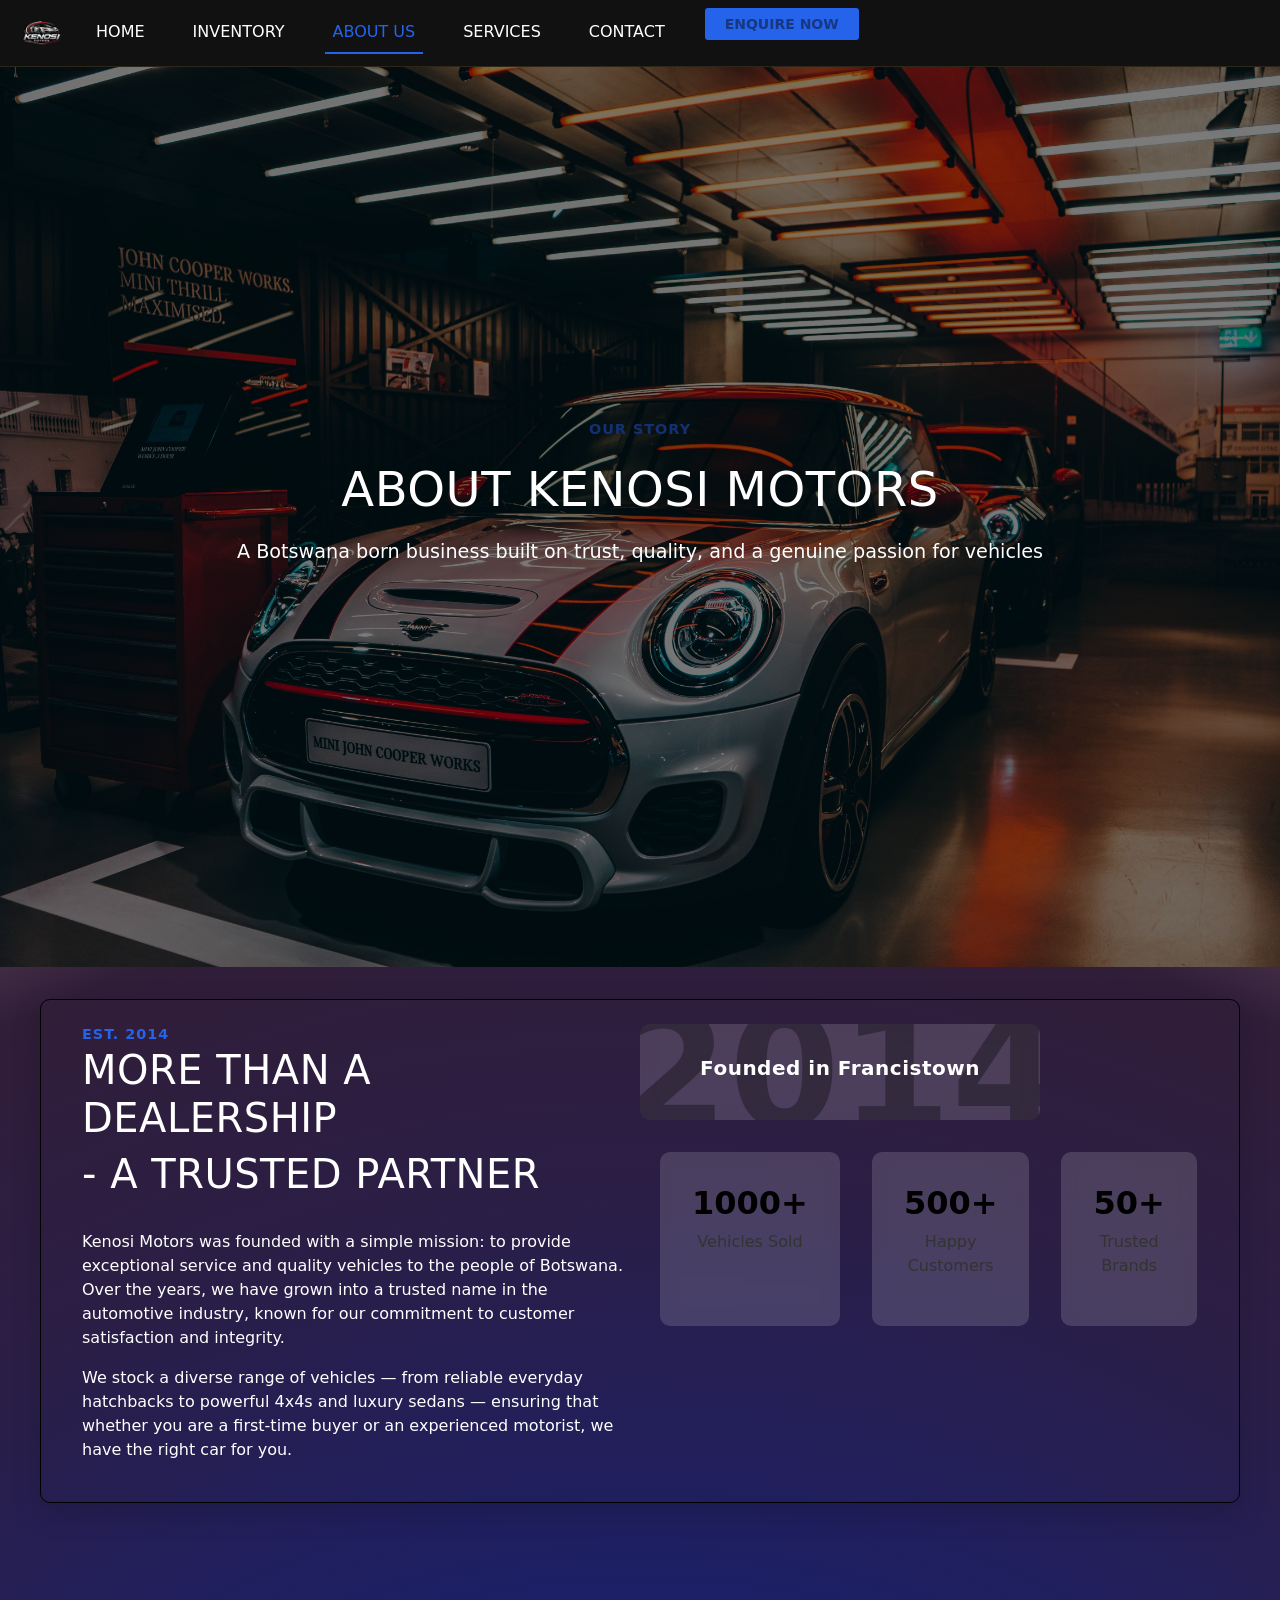
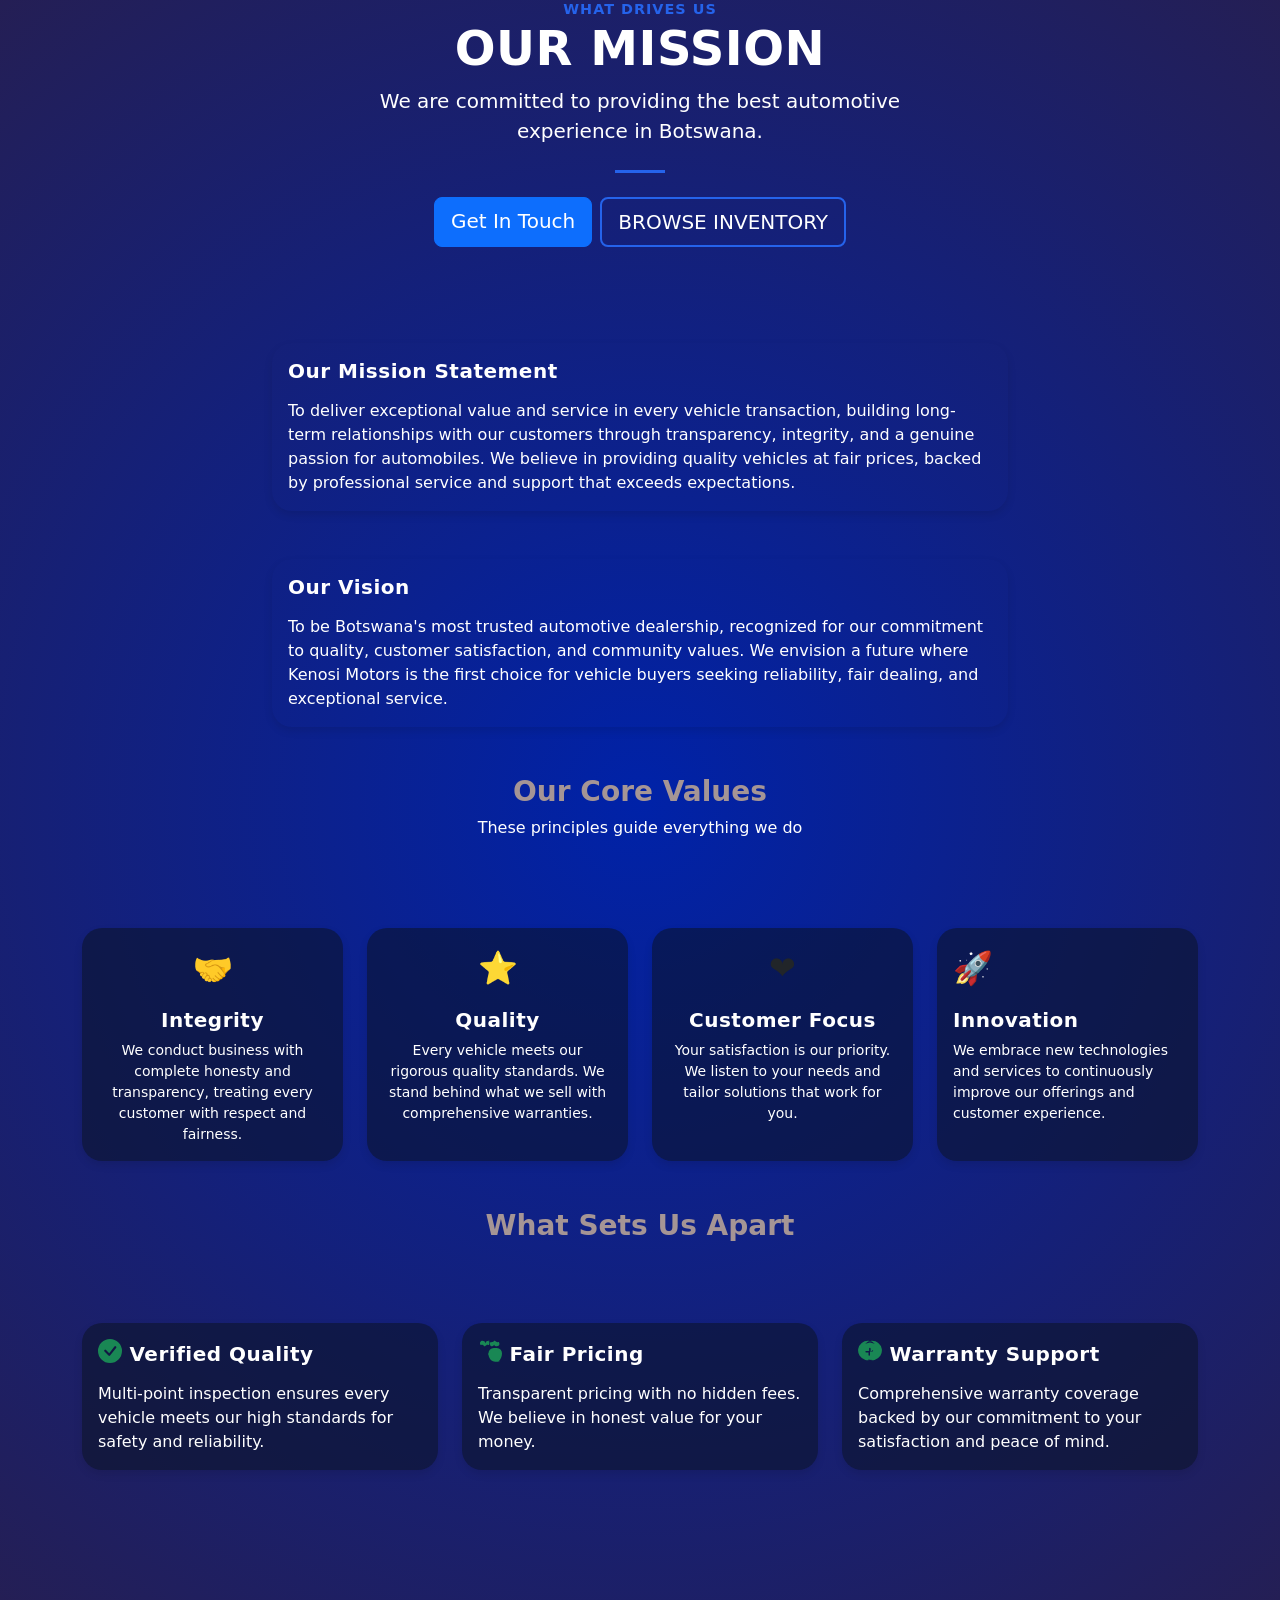
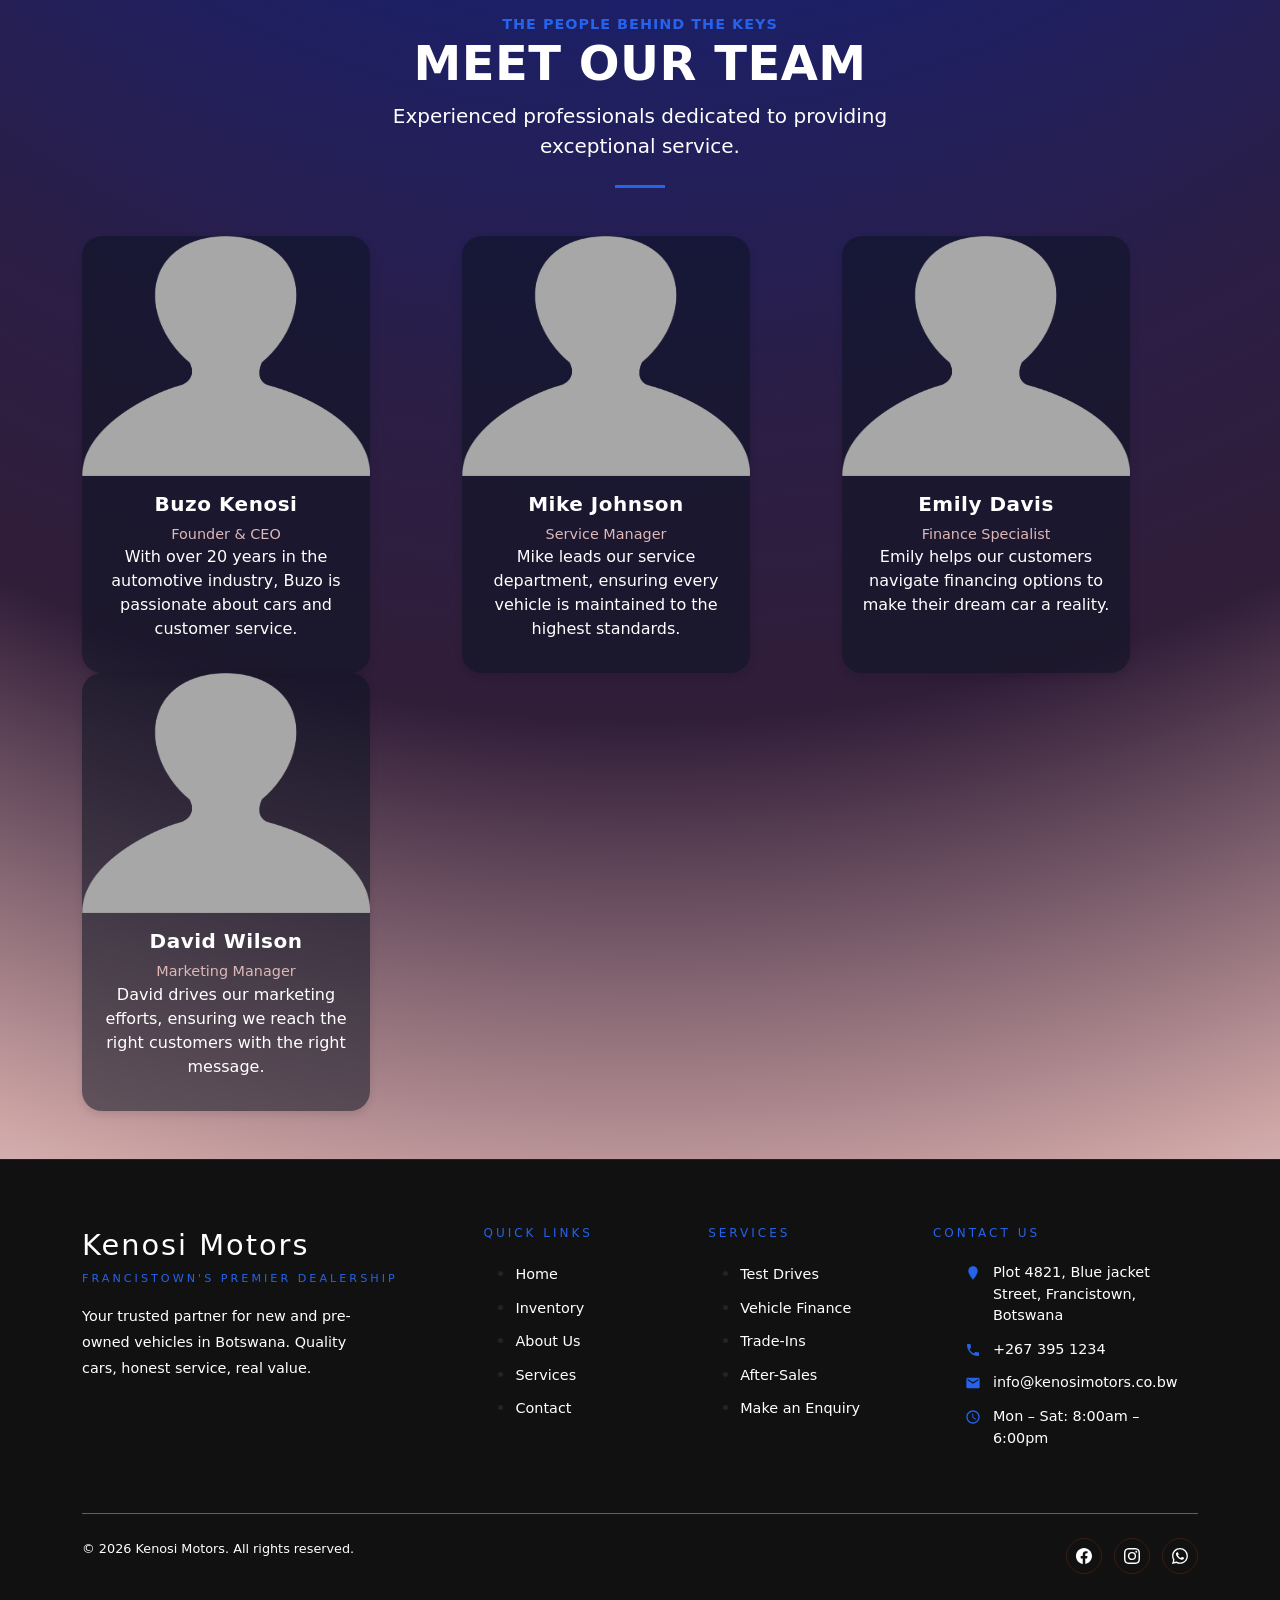
<file: AboutUs.html>
<!doctype html>
<html lang="en">
  <head>
    <meta charset="utf-8">
    <meta name="viewport" content="width=device-width, initial-scale=1">
    <link rel="shortcut icon" href="Images/Logo.png" type="image/x-icon">
    <link rel="stylesheet" href="CSS/style.css">
    <title>Kenosi Motors | About Us</title>
    <link href="https://cdn.jsdelivr.net/npm/bootstrap@5.2.3/dist/css/bootstrap.min.css" rel="stylesheet" integrity="sha384-rbsA2VBKQhggwzxH7pPCaAqO46MgnOM80zW1RWuH61DGLwZJEdK2Kadq2F9CUG65" crossorigin="anonymous">
    <style>
      .hero {
        color: #fff;
        text-align: center;
        padding: 4rem 1rem;
        background: url('Images/dealer.jpg');
        background-size: cover;
        background-position: center;
      }
      .hero::before {
        content: "";
        position: absolute;
        top: 0;
        left: 0;
        width: 100%;
        height: 100%;
        background-color: rgba(0, 0, 0, 0.5);
        z-index: 1;
      }
      .hero-content {
        max-width: 100%;
        margin: 0 auto;
      }
        .about-section {
          background-color: transparent;
          padding: 4rem 1rem;
          border: #000000 solid 1px;
          border-radius: 10px;
          max-width: 1200px;
          margin: 2rem auto;
          box-shadow: 0 10px 30px rgb(0, 0, 0, 0.15);
        }
        .eyebrow {
          font-size: 0.9rem;
          font-weight: bold;
          color: var(--blue);
          text-transform: uppercase;
          letter-spacing: 1px;
        }
         .service-card {
          position: relative;
          max-width: 400px;
          background-color: rgba(255, 255, 255, 0.15);
          backdrop-filter: blur(8px);
          border-radius: 10px;
          padding: 2rem;
          margin-bottom: 2rem;
          overflow: hidden;
        }
        .service-card .background-words {
          position: absolute;
          height: max-content;
          top: 50%;
          left: 50%;
          transform: translate(-50%, -50%);
          font-size: 10rem !important;
          font-weight: bold;
          color: rgba(0, 0, 0, 0.8);
          z-index: 0;
          opacity: 0.4;
          pointer-events: none;
        }
        .service-card .content {
          position: relative;
          z-index: 1;
          text-align: center;
          font-size: 1.2rem;
        }
        .stats-container {
          display: flex;
          justify-content: space-between;
          gap: 1rem;
        }
        .stat-card {
          background-color: rgba(255, 255, 255, 0.15);
          backdrop-filter: blur(8px);
          border-radius: 10px;
          padding: 2rem;
          text-align: center;
          flex: 1;
          margin: 0 0.5rem;
        }
        .stat-card h2 {
          font-size: 2rem;
          font-weight: bold;
          color: #000;
        }
        .stat-card p {
          font-size: 1rem;
          color: #333;
        }
        .team-card{
  position: relative;
  background-color: rgba(255, 255, 255, 0.15);
  backdrop-filter: blur(8px);
  border-radius: 20px;
  height: 20rem;
  overflow: hidden; /* important for rounded corners */
        }
        .team-card:hover {
          transform: scale(1.05);
          transition: transform 0.3s ease;
          box-shadow: 0 10px 20px rgba(0, 0, 0, 0.2);
        }
        .team-card .team-photo {
          width: 100%;
          height: 100%;
          object-fit: cover;
        
        }
        .team-card .team-info {
          position: absolute;
          bottom: 0;
          left: 0;
          right: 0;
          background: rgba(0, 0, 0, 0.6);
          color: #fff;
          padding: 1rem;
          text-align: center;
        }
        .team-card .team-info h5 {
          margin: 0;
          font-size: 1.2rem;
          font-weight: bold;
        }
        .team-card .team-info sub-heading {
          font-size: 0.9rem;
          color: #deb7b7;
        }
        .team-card .team-info p {
          font-size: 0.9rem;
          margin-top: 0.5rem;
        }
        sub-heading {
          display: block;
          font-size: 0.9rem;
          color: #deb7b7;
        }
        .card {
          height: 100%;
          border: none;
          border-radius: 20px;
          box-shadow: 0 4px 8px rgba(0, 0, 0, 0.1);
        }
        .card-img-top {
          object-fit: fill;
          height: 15rem;
        }
    </style>
  </head>
  <body>
    <nav class="navbar navbar-expand-lg">
      <div class="container-fluid">
        <a class="navbar-brand" href="index.html">
          <img src="Images/Logo.png" alt="Kenosi Motors" height="40">
        </a>
        <button class="navbar-toggler" type="button" data-bs-toggle="collapse" data-bs-target="#navbarTogglerDemo02" aria-controls="navbarTogglerDemo02" aria-expanded="false" aria-label="Toggle navigation">
          <span class="navbar-toggler-icon"></span>
        </button>
        <div class="collapse navbar-collapse" id="navbarTogglerDemo02">
          <ul class="navbar-nav me-auto mb-2 mb-lg-0">
            <li class="nav-item">
              <a class="nav-link" href="index.html">Home</a>
            </li>
            <li class="nav-item">
              <a class="nav-link" href="Inventory.html">Inventory</a>
            </li>
              <li class="nav-item">
                <a class="nav-link active" aria-current="page" href="AboutUs.html">About Us</a>
              </li>
            <li class="nav-item">
              <a class="nav-link" href="Services.html">Services</a>
            </li>
            <li class="nav-item">
              <a class="nav-link" href="Contact.html">Contact</a>
            </li>
            <li class="nav-item">
              <a class="nav-cta" href="feedback.html" >Enquire Now</a>
            </li>
          </ul>
        </div>
      </div>
    </nav>

<!--Hero Section-->
<section class="hero py-2">
  <div class="container">
    <span class="eyebrow">OUR STORY</span>
    <div class="hero-content">
      <h1>About Kenosi Motors</h1>
      <p>A Botswana born business built on trust, quality, and a genuine passion for vehicles</p>
    </div>
  </div>
</section>
<section class="about-section py-4">
  <div class="container">
    <div class="row">
      <div class="col-md-6">
        <div class="eyebrow">EST. 2014</div>
        <h1>More than a dealership</h1>
        <h1>- A trusted partner</h1>
        <br>
        <p>Kenosi Motors was founded with a simple mission: to provide exceptional service and quality vehicles to the people of Botswana. Over the years, we have grown into a trusted name in the automotive industry, known for our commitment to customer satisfaction and integrity.</p>
        <p>We stock a diverse range of vehicles — from reliable everyday hatchbacks to powerful 4x4s and luxury sedans — ensuring that whether you are a first-time buyer or an experienced motorist, we have the right car for you.</p>
      </div>
      <div class="col-md-6">
       <div class="row">
        <div class="service-card">
          <div class="background-words">
            2014
          </div>
          <div class="content">
            <H5>Founded in Francistown</H5>
          </div>
        </div>
       </div>
       <div class="row">
        <div class="stats-container">
          <div class="stat-card">
            <h2>1000+</h2>
            <p>Vehicles Sold</p>
          </div>
          <div class="stat-card">
            <h2>500+</h2>
            <p>Happy Customers</p>
          </div>
          <div class="stat-card">
            <h2>50+</h2>
            <p>Trusted Brands</p>
          </div>
        </div>
       </div>
      </div>
    </div>
  </div>
</section>

<section>
   <div class="container">
      <div class="px-4 py-5 my-5 text-center">
        <div class="eyebrow">What drives us</div>
    <h1 class="display-5 fw-bold">Our Mission</h1>
    <div class="col-lg-6 mx-auto">
      <p class="lead mb-4">We are committed to providing the best automotive experience in Botswana.</p>
    </div>
    <div class="blue-line"></div>
    <br>
    <div class="d-grid gap-2 d-sm-flex justify-content-sm-center">
          <a href="Contact.html" class="btn btn-primary btn-lg">Get In Touch</a>
    <a href="Inventory.html" class="btn btn-outline-primary btn-lg">Browse Inventory</a>
  </div>
  </div>

  <div class="row justify-content-center mb-5 mt-5">
    <div class="col-lg-8">
      <div class="card bg-transparent border-primary">
        <div class="card-body">
          <h5 class="card-title fw-bold mb-3">Our Mission Statement</h5>
          <p class="card-text mb-0">
            To deliver exceptional value and service in every vehicle transaction, building long-term relationships with our customers through transparency, integrity, and a genuine passion for automobiles. We believe in providing quality vehicles at fair prices, backed by professional service and support that exceeds expectations.
          </p>
        </div>
      </div>
    </div>
  </div>

  <div class="row justify-content-center mb-5">
    <div class="col-lg-8">
      <div class="card bg-transparent border-primary">
        <div class="card-body">
          <h5 class="card-title fw-bold mb-3">Our Vision</h5>
          <p class="card-text mb-0">
            To be Botswana's most trusted automotive dealership, recognized for our commitment to quality, customer satisfaction, and community values. We envision a future where Kenosi Motors is the first choice for vehicle buyers seeking reliability, fair dealing, and exceptional service.
          </p>
        </div>
      </div>
    </div>
  </div>

  <div class="row my-5">
    <div class="col-12 text-center mb-4">
      <h3 class="fw-bold">Our Core Values</h3>
      <p class="text">These principles guide everything we do</p>
    </div>
  </div>

  <div class="row row-cols-1 row-cols-md-2 row-cols-lg-4 g-4 mb-5">
    <div class="col">
      <div class="card h-100 text-center">
        <div class="card-body">
          <div class="mb-3" style="font-size: 2rem;">🤝</div>
          <h5 class="card-title fw-bold">Integrity</h5>
          <p class="card-text small">We conduct business with complete honesty and transparency, treating every customer with respect and fairness.</p>
        </div>
      </div>
    </div>

    <div class="col">
      <div class="card h-100 text-center">
        <div class="card-body">
          <div class="mb-3" style="font-size: 2rem;">⭐</div>
          <h5 class="card-title fw-bold">Quality</h5>
          <p class="card-text small">Every vehicle meets our rigorous quality standards. We stand behind what we sell with comprehensive warranties.</p>
        </div>
      </div>
    </div>

    <div class="col">
      <div class="card h-100 text-center">
        <div class="card-body">
          <div class="mb-3" style="font-size: 2rem;">❤️</div>
          <h5 class="card-title fw-bold">Customer Focus</h5>
          <p class="card-text small">Your satisfaction is our priority. We listen to your needs and tailor solutions that work for you.</p>
        </div>
      </div>
    </div>

    <div class="col">
      <div class="card h-100">
        <div class="card-body">
          <div class="mb-3" style="font-size: 2rem;">🚀</div>
          <h5 class="card-title fw-bold">Innovation</h5>
          <p class="card-text small">We embrace new technologies and services to continuously improve our offerings and customer experience.</p>
        </div>
      </div>
    </div>
  </div>

  <div class="row my-5">
    <div class="col-12 text-center mb-4">
      <h3 class="fw-bold">What Sets Us Apart</h3>
    </div>
  </div>

  <div class="row row-cols-1 row-cols-md-3 g-4 mb-5">
    <div class="col">
      <div class="card h-100">
        <div class="card-body">
          <h5 class="card-title fw-bold mb-3">
            <svg xmlns="http://www.w3.org/2000/svg" width="24" height="24" fill="currentColor" class="bi bi-check-circle-fill text-success" viewBox="0 0 16 16">
              <path d="M16 8A8 8 0 1 1 0 8a8 8 0 0 1 16 0zm-3.97-3.03a.75.75 0 0 0-1.08.022L7.477 9.417 5.384 7.323a.75.75 0 0 0-1.06 1.061L6.97 11.03a.75.75 0 0 0 1.079-.02l3.992-4.99a.75.75 0 0 0-.01-1.05z"/>
            </svg>
            Verified Quality
          </h5>
          <p class="card-text">Multi-point inspection ensures every vehicle meets our high standards for safety and reliability.</p>
        </div>
      </div>
    </div>

    <div class="col">
      <div class="card h-100">
        <div class="card-body">
          <h5 class="card-title fw-bold mb-3">
            <svg xmlns="http://www.w3.org/2000/svg" width="24" height="24" fill="currentColor" class="bi bi-piggy-bank-fill text-success" viewBox="0 0 16 16">
              <path d="M7.964 1.527c-.945-.673-2.614-.097-2.833.89-.02.11-.078.286-.155.403-.077-.116-.135-.292-.156-.403-.192-.99-1.888-1.563-2.833-.89-.732.524-.882 1.532-.304 2.421.163.228.403.021.671-.039.574-.087 1.365.24 2.142 1.064.777-.825 1.568-1.15 2.142-1.064.268.06.507.266.671.039.578-.889.427-1.897-.305-2.421z"/>
              <path d="M7.964 4.527c.945.673 2.614.097 2.833-.89.02-.11.078-.286.155-.403-.077.116-.135.292-.156.403-.192.99 1.888 1.563 2.833.89.732-.524.882-1.532.304-2.421-.163-.228-.403-.021-.671.039-.574.087-1.365-.24-2.142-1.064-.777.825-1.568 1.15-2.142 1.064-.268-.06-.507-.266-.671-.039-.578.889-.427 1.897.305 2.421Z"/>
              <path d="M7.9 11a1 1 0 1 1 0-2 1 1 0 0 1 0 2Z"/>
              <path d="M13.464 14.766c.236-.047.47-.113.683-.19C15.186 13.328 16 11.565 16 9.5a3.5 3.5 0 0 0-3.5-3.5h-2a3.5 3.5 0 0 0-3.5 3.5c0 .256.01.507.03.755.068.987.335 1.905.831 2.71.522.848 1.274 1.504 2.126 1.834.47.186.94.285 1.407.285h1.947c.505 0 .984-.1 1.429-.285Z"/>
            </svg>
            Fair Pricing
          </h5>
          <p class="card-text">Transparent pricing with no hidden fees. We believe in honest value for your money.</p>
        </div>
      </div>
    </div>

    <div class="col">
      <div class="card h-100">
        <div class="card-body">
          <h5 class="card-title fw-bold mb-3">
            <svg xmlns="http://www.w3.org/2000/svg" width="24" height="24" fill="currentColor" class="bi bi-shield-heart-fill text-success" viewBox="0 0 16 16">
              <path fill-rule="evenodd" d="M6.41 13.41a6.5 6.5 0 1 0-1.6-10.3L8 2.41l3.19 0.7a6.5 6.5 0 1 0-1.6 10.3L8 13.59l-.59-.18zm3.1-5.41H8.41V6.4a.5.5 0 0 0-1 0v1.6H5.4a.5.5 0 0 0 0 1h1.6v1.6a.5.5 0 0 0 1 0V8.41h1.59a.5.5 0 0 0 0-1z"/>
            </svg>
            Warranty Support
          </h5>
          <p class="card-text">Comprehensive warranty coverage backed by our commitment to your satisfaction and peace of mind.</p>
        </div>
      </div>
  </div>
  </div>
  </div>
</section>
<section>
  <div class="container py-5 text-center">
      <div class="px-4  my-5 text-center">
        <div class="eyebrow">The people behind the keys</div>
    <h1 class="display-5 fw-bold">Meet our team</h1>
    <div class="col-lg-6 mx-auto">
      <p class="lead mb-4">Experienced professionals dedicated to providing exceptional service.</p>
    </div>
    <div class="blue-line"></div>
  </div>
  <div class="row">
    <div class="col-sm">
      <div class="card" style="width: 18rem;">
        <img src="Images/profile_picture.png" class="card-img-top" alt="...">
        <div class="card-body">
          <div class="team-info">
            <h5>Buzo Kenosi</h5>
            <sub-heading>Founder & CEO</sub-heading>
            <p>With over 20 years in the automotive industry, Buzo is passionate about cars and customer service.</p>
          </div>
        </div>  
      </div>
    </div>
    <div class="col-sm">
      <div class="card" style="width: 18rem;">
        <img src="Images/profile_picture.png" class="card-img-top" alt="...">
        <div class="card-body">
          <div class="team-info">
            <h5>Mike Johnson</h5>
            <sub-heading>Service Manager</sub-heading>
            <p>Mike leads our service department, ensuring every vehicle is maintained to the highest standards.</p>
          </div>
        </div>  
      </div>
    </div>
    <div class="col-sm">
      <div class="card" style="width: 18rem;">
        <img src="Images/profile_picture.png" class="card-img-top" alt="...">
        <div class="card-body">
          <div class="team-info">
            <h5>Emily Davis</h5>
            <sub-heading>Finance Specialist</sub-heading>
            <p>Emily helps our customers navigate financing options to make their dream car a reality.</p>
          </div>
        </div>
      </div>
    </div>
    <div class="col-sm">
      <div class="card" style="width: 18rem;">
        <img src="Images/profile_picture.png" class="card-img-top" alt="...">
        <div class="card-body">
          <div class="team-info">
            <h5>David Wilson</h5>
            <sub-heading>Marketing Manager</sub-heading>
            <p>David drives our marketing efforts, ensuring we reach the right customers with the right message.</p>
          </div>
        </div>
      </div>
    </div>
  </div>
</div>
</section>

<footer class="footer">
  <div class="container">
    <div class="footer-grid">
      <div class="footer-brand">
        <div class="name">Kenosi Motors</div>
        <div class="tagline">Francistown's Premier Dealership</div>
        <p>Your trusted partner for new and pre-owned vehicles in Botswana. Quality cars, honest service, real value.</p>
      </div>
      <div>
        <div class="footer-heading">Quick Links</div>
        <ul class="footer-links">
          <li><a href="index.html">Home</a></li>
          <li><a href="Inventory.html">Inventory</a></li>
          <li><a href="AboutUs.html">About Us</a></li>
          <li><a href="Services.html">Services</a></li>
          <li><a href="Contact.html">Contact</a></li>
        </ul>
      </div>
      <div>
        <div class="footer-heading">Services</div>
        <ul class="footer-links">
          <li><a href="Services.html">Test Drives</a></li>
          <li><a href="Services.html">Vehicle Finance</a></li>
          <li><a href="Services.html">Trade-Ins</a></li>
          <li><a href="Services.html">After-Sales</a></li>
          <li><a href="feedback.html">Make an Enquiry</a></li>
        </ul>
      </div>
      <div>
        <div class="footer-heading">Contact Us</div>
        <ul class="footer-contact">
          <li>
            <svg class="icon" viewBox="0 0 24 24" fill="currentColor"><path d="M12 2C8.13 2 5 5.13 5 9c0 5.25 7 13 7 13s7-7.75 7-13c0-3.87-3.13-7-7-7z"/></svg>
            Plot 4821, Blue jacket Street, Francistown, Botswana
          </li>
          <li>
            <svg class="icon" viewBox="0 0 24 24" fill="currentColor"><path d="M6.62 10.79c1.44 2.83 3.76 5.14 6.59 6.59l2.2-2.2c.27-.27.67-.36 1.02-.24 1.12.37 2.33.57 3.57.57.55 0 1 .45 1 1V20c0 .55-.45 1-1 1-9.39 0-17-7.61-17-17 0-.55.45-1 1-1h3.5c.55 0 1 .45 1 1 0 1.25.2 2.45.57 3.57.11.35.03.74-.25 1.02l-2.2 2.2z"/></svg>
            +267 395 1234
          </li>
          <li>
            <svg class="icon" viewBox="0 0 24 24" fill="currentColor"><path d="M20 4H4c-1.1 0-1.99.9-1.99 2L2 18c0 1.1.9 2 2 2h16c1.1 0 2-.9 2-2V6c0-1.1-.9-2-2-2zm0 4l-8 5-8-5V6l8 5 8-5v2z"/></svg>
            info@kenosimotors.co.bw
          </li>
          <li>
            <svg class="icon" viewBox="0 0 24 24" fill="currentColor"><path d="M11.99 2C6.47 2 2 6.48 2 12s4.47 10 9.99 10C17.52 22 22 17.52 22 12S17.52 2 11.99 2zM12 20c-4.42 0-8-3.58-8-8s3.58-8 8-8 8 3.58 8 8-3.58 8-8 8zm.5-13H11v6l5.25 3.15.75-1.23-4.5-2.67V7z"/></svg>
            Mon – Sat: 8:00am – 6:00pm
          </li>
        </ul>
      </div>
    </div>
    <div class="footer-bottom">
      <p>© 2026 Kenosi Motors. All rights reserved.</p>
      <div class="social-links">
        <a href="#" aria-label="Facebook">
          <svg xmlns="http://www.w3.org/2000/svg" width="16" height="16" fill="currentColor" class="bi bi-facebook" viewBox="0 0 16 16">
            <path d="M16 8.049c0-4.446-3.582-8.05-8-8.05C3.58 0-.002 3.603-.002 8.05c0 4.017 2.926 7.347 6.75 7.951v-5.625h-2.03V8.05H6.75V6.275c0-2.017 1.195-3.131 3.022-3.131.876 0 1.791.157 1.791.157v1.98h-1.009c-.993 0-1.303.621-1.303 1.258v1.51h2.218l-.354 2.326H9.25V16c3.824-.604 6.75-3.934 6.75-7.951"/>
          </svg>
        </a>
        <a href="#" aria-label="Instagram">
          <svg xmlns="http://www.w3.org/2000/svg" width="16" height="16" fill="currentColor" class="bi bi-instagram" viewBox="0 0 16 16">
            <path d="M8 0C5.829 0 5.556.01 4.703.048 3.85.088 3.269.222 2.76.42a3.9 3.9 0 0 0-1.417.923A3.9 3.9 0 0 0 .42 2.76C.222 3.268.087 3.85.048 4.7.01 5.555 0 5.827 0 8.001c0 2.172.01 2.444.048 3.297.04.852.174 1.433.372 1.942.205.526.478.972.923 1.417.444.445.89.719 1.416.923.51.198 1.09.333 1.942.372C5.555 15.99 5.827 16 8 16s2.444-.01 3.298-.048c.851-.04 1.434-.174 1.943-.372a3.9 3.9 0 0 0 1.416-.923c.445-.445.718-.891.923-1.417.197-.509.332-1.09.372-1.942C15.99 10.445 16 10.173 16 8s-.01-2.445-.048-3.299c-.04-.851-.175-1.433-.372-1.941a3.9 3.9 0 0 0-.923-1.417A3.9 3.9 0 0 0 13.24.42c-.51-.198-1.092-.333-1.943-.372C10.443.01 10.172 0 7.998 0zm-.717 1.442h.718c2.136 0 2.389.007 3.232.046.78.035 1.204.166 1.486.275.373.145.64.319.92.599s.453.546.598.92c.11.281.24.705.275 1.485.039.843.047 1.096.047 3.231s-.008 2.389-.047 3.232c-.035.78-.166 1.203-.275 1.485a2.5 2.5 0 0 1-.599.919c-.28.28-.546.453-.92.598-.28.11-.704.24-1.485.276-.843.038-1.096.047-3.232.047s-2.39-.009-3.233-.047c-.78-.036-1.203-.166-1.485-.276a2.5 2.5 0 0 1-.92-.598 2.5 2.5 0 0 1-.6-.92c-.109-.281-.24-.705-.275-1.485-.038-.843-.046-1.096-.046-3.233s.008-2.388.046-3.231c.036-.78.166-1.204.276-1.486.145-.373.319-.64.599-.92s.546-.453.92-.598c.282-.11.705-.24 1.485-.276.738-.034 1.024-.044 2.515-.045zm4.988 1.328a.96.96 0 1 0 0 1.92.96.96 0 0 0 0-1.92m-4.27 1.122a4.109 4.109 0 1 0 0 8.217 4.109 4.109 0 0 0 0-8.217m0 1.441a2.667 2.667 0 1 1 0 5.334 2.667 2.667 0 0 1 0-5.334"/>
          </svg></a>
        <a href="#" aria-label="WhatsApp">
          <svg xmlns="http://www.w3.org/2000/svg" width="16" height="16" fill="currentColor" class="bi bi-whatsapp" viewBox="0 0 16 16">
            <path d="M13.601 2.326A7.85 7.85 0 0 0 7.994 0C3.627 0 .068 3.558.064 7.926c0 1.399.366 2.76 1.057 3.965L0 16l4.204-1.102a7.9 7.9 0 0 0 3.79.965h.004c4.368 0 7.926-3.558 7.93-7.93A7.9 7.9 0 0 0 13.6 2.326zM7.994 14.521a6.6 6.6 0 0 1-3.356-.92l-.24-.144-2.494.654.666-2.433-.156-.251a6.56 6.56 0 0 1-1.007-3.505c0-3.626 2.957-6.584 6.591-6.584a6.56 6.56 0 0 1 4.66 1.931 6.56 6.56 0 0 1 1.928 4.66c-.004 3.639-2.961 6.592-6.592 6.592m3.615-4.934c-.197-.099-1.17-.578-1.353-.646-.182-.065-.315-.099-.445.099-.133.197-.513.646-.627.775-.114.133-.232.148-.43.05-.197-.1-.836-.308-1.592-.985-.59-.525-.985-1.175-1.103-1.372-.114-.198-.011-.304.088-.403.087-.088.197-.232.296-.346.1-.114.133-.198.198-.33.065-.134.034-.248-.015-.347-.05-.099-.445-1.076-.612-1.47-.16-.389-.323-.335-.445-.34-.114-.007-.247-.007-.38-.007a.73.73 0 0 0-.529.247c-.182.198-.691.677-.691 1.654s.71 1.916.81 2.049c.098.133 1.394 2.132 3.383 2.992.47.205.84.326 1.129.418.475.152.904.129 1.246.08.38-.058 1.171-.48 1.338-.943.164-.464.164-.86.114-.943-.049-.084-.182-.133-.38-.232"/>
          </svg>
        </a>
      </div>
    </div>
  </div>
</footer>

    <script src="https://cdn.jsdelivr.net/npm/bootstrap@5.3.2/dist/js/bootstrap.bundle.min.js"></script>
  </body>
</html>
</file>
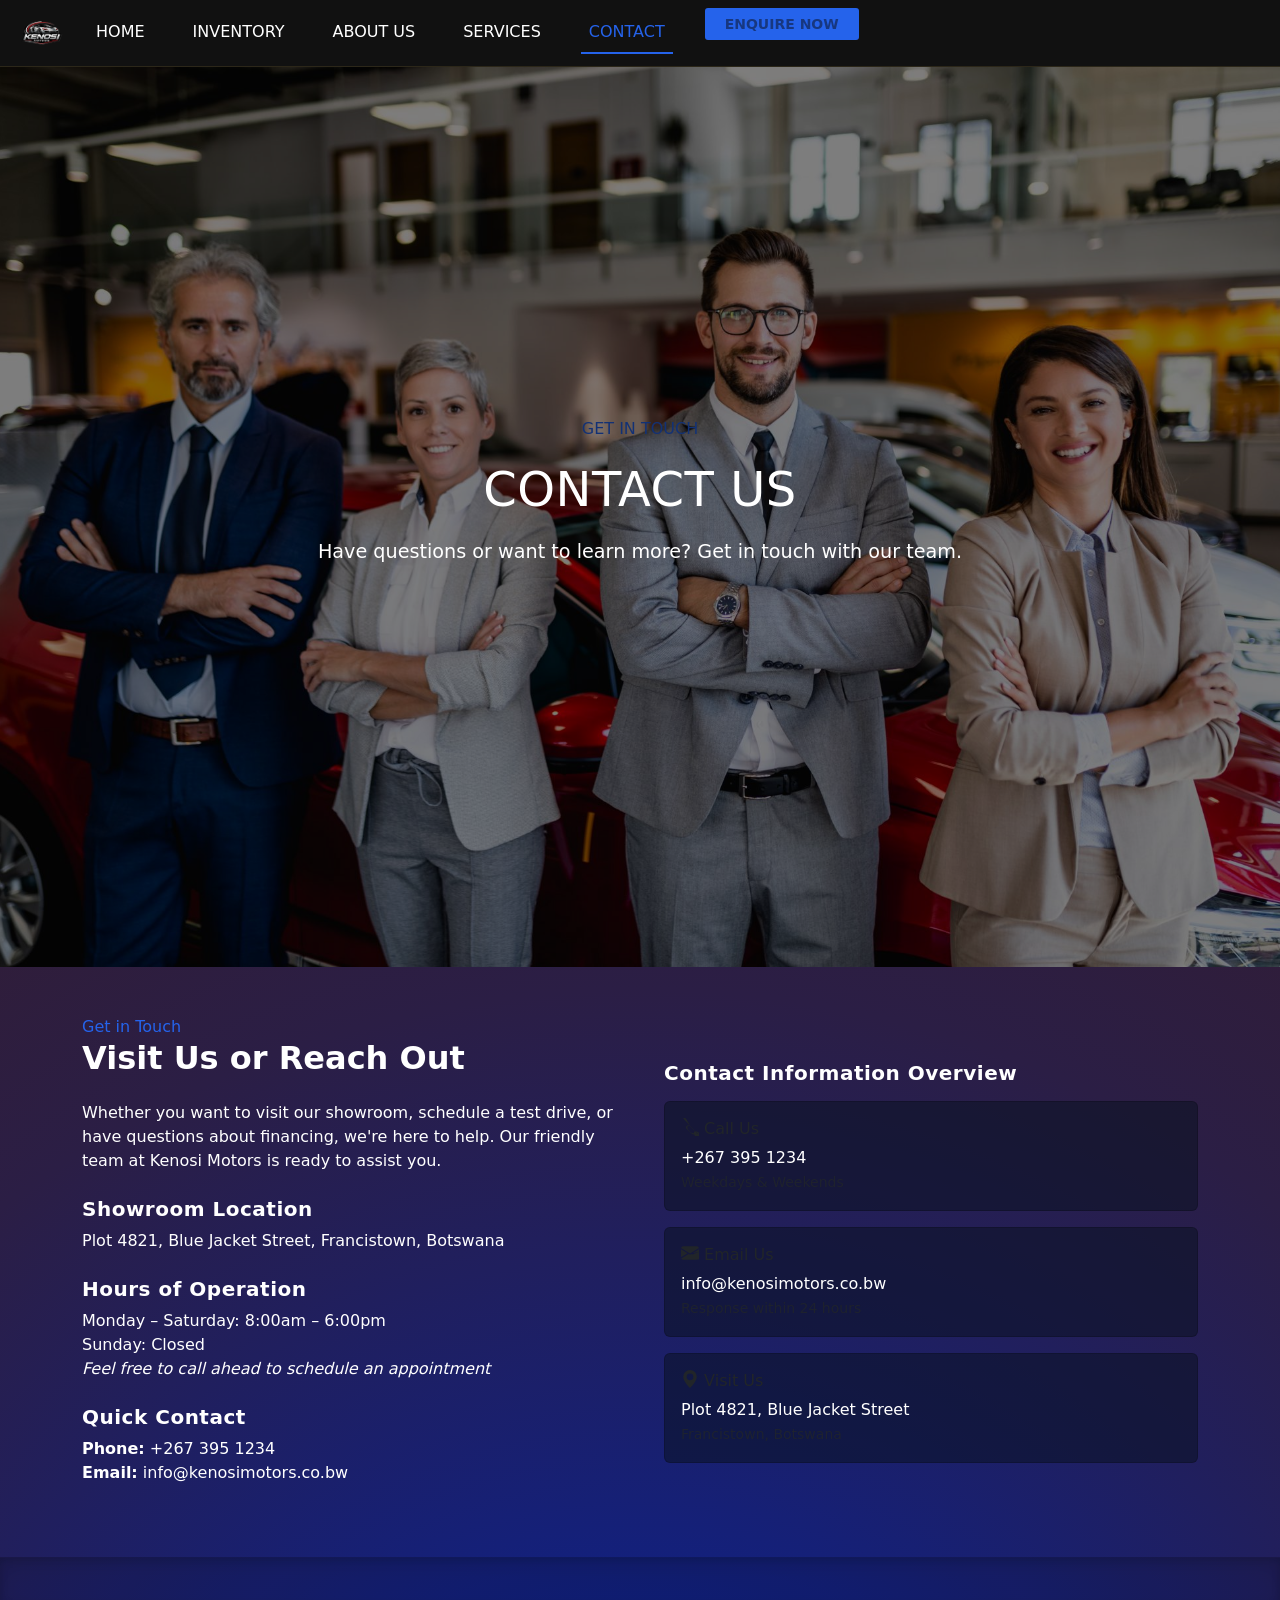
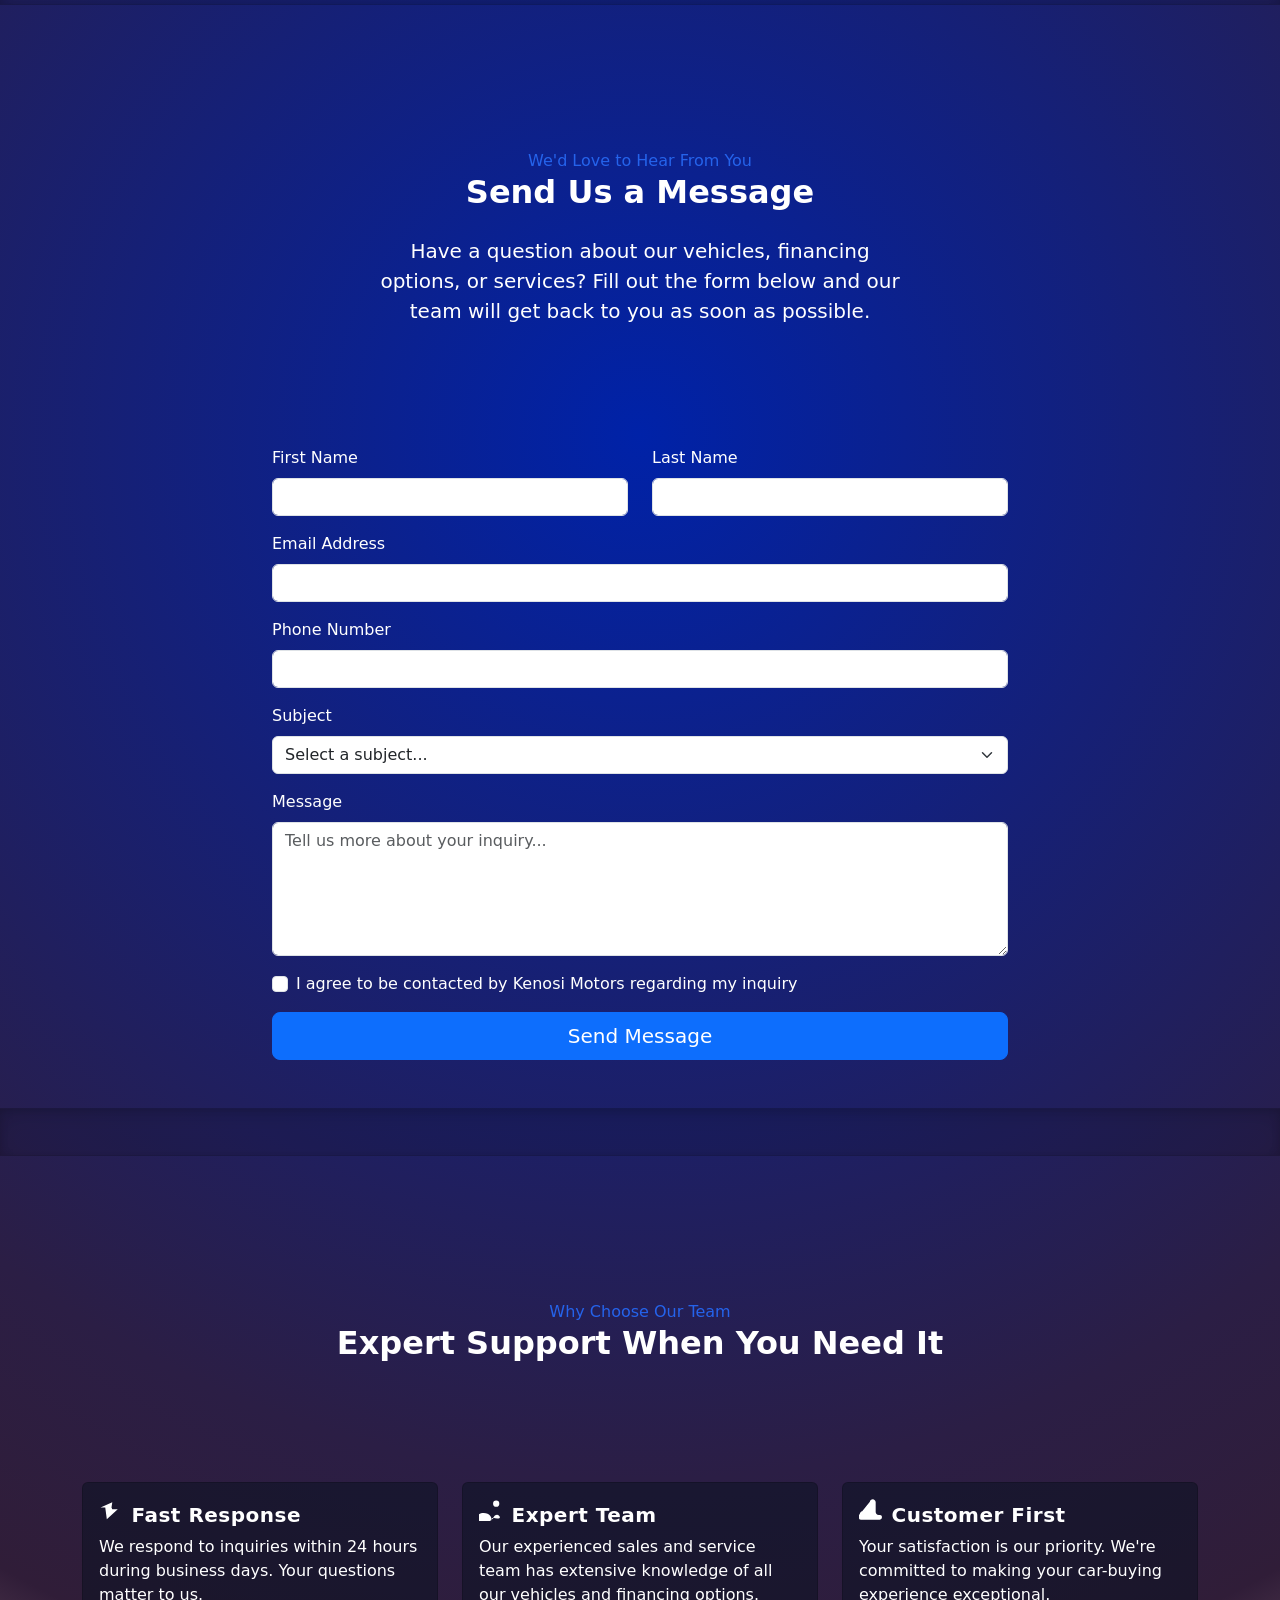
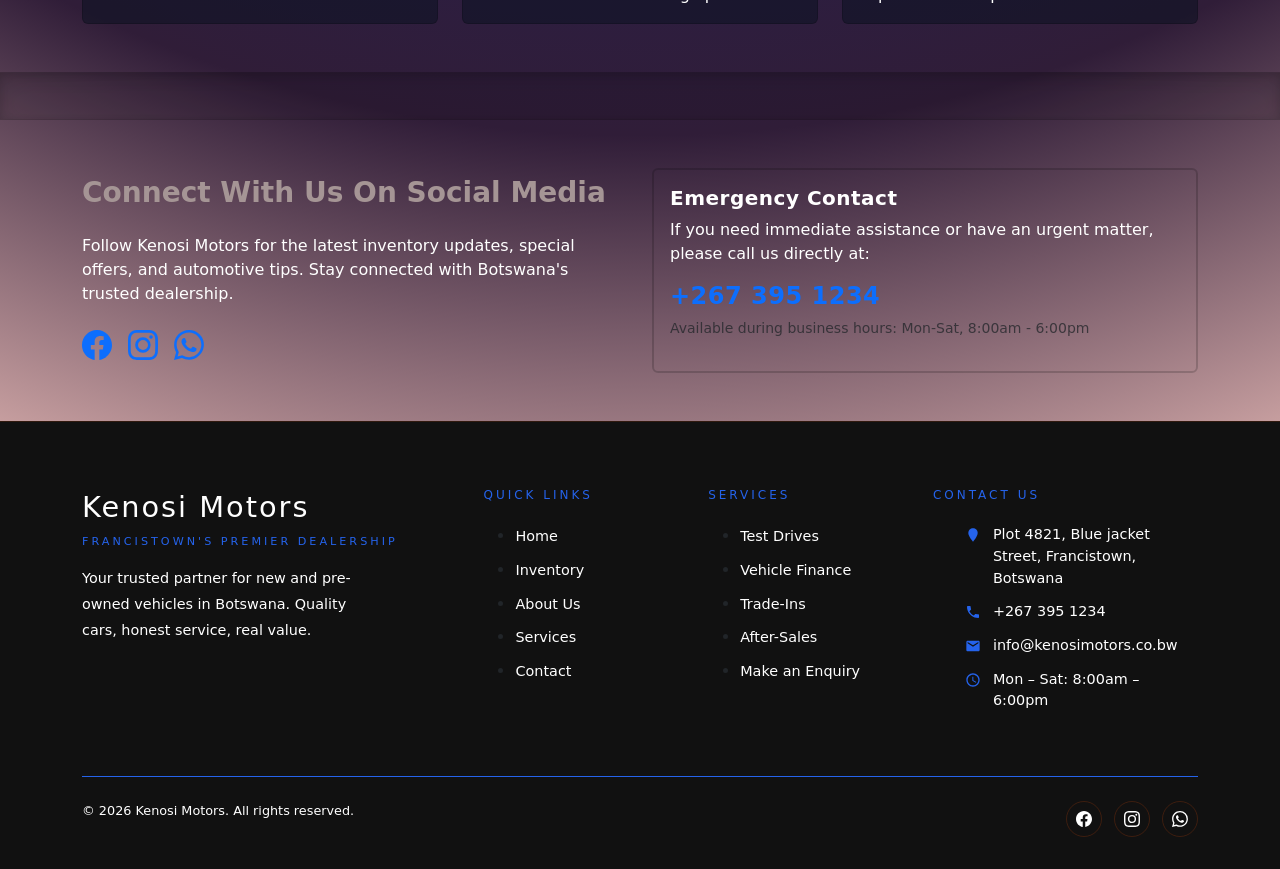
<file: Contact.html>
<!doctype html>
<html lang="en">
  <head>
    <meta charset="utf-8">
    <meta name="viewport" content="width=device-width, initial-scale=1">
    <link rel="shortcut icon" href="Images/Logo.png" type="image/x-icon">
    <link rel="stylesheet" href="CSS/style.css">
    <title>Kenosi Motors | Contact</title>
    <link href="https://cdn.jsdelivr.net/npm/bootstrap@5.2.3/dist/css/bootstrap.min.css" rel="stylesheet" integrity="sha384-rbsA2VBKQhggwzxH7pPCaAqO46MgnOM80zW1RWuH61DGLwZJEdK2Kadq2F9CUG65" crossorigin="anonymous">
    <style>
      .hero {
        color: #fff;
        text-align: center;
        padding: 4rem 1rem;
        background: url('Images/contact.jpeg');
        background-size: cover;
        background-position: center;
      }
      .hero::before {
        content: "";
        position: absolute;
        top: 0;
        left: 0;
        width: 100%;
        height: 100%;
        background-color: rgba(0, 0, 0, 0.5);
        z-index: 1;
      }
      .hero-content {
        max-width: 100%;
        margin: 0 auto;
      }
      h2{
        color:#fff;
      }
      label{
        color:#fff;
      }
    </style>
  </head>
  <body>
    <nav class="navbar navbar-expand-lg">
      <div class="container-fluid">
        <a class="navbar-brand" href="index.html">
          <img src="Images/Logo.png" alt="Kenosi Motors" height="40">
        </a>
        <button class="navbar-toggler" type="button" data-bs-toggle="collapse" data-bs-target="#navbarTogglerDemo02" aria-controls="navbarTogglerDemo02" aria-expanded="false" aria-label="Toggle navigation">
          <span class="navbar-toggler-icon"></span>
        </button>
        <div class="collapse navbar-collapse" id="navbarTogglerDemo02">
          <ul class="navbar-nav me-auto mb-2 mb-lg-0">
            <li class="nav-item">
              <a class="nav-link" href="index.html">Home</a>
            </li>
            <li class="nav-item">
              <a class="nav-link" href="Inventory.html">Inventory</a>
            </li>
              <li class="nav-item">
                <a class="nav-link" href="AboutUs.html">About Us</a>
            </li>
            <li class="nav-item">
              <a class="nav-link" href="Services.html">Services</a>
            </li>
            <li class="nav-item">
              <a class="nav-link active" aria-current="page"  href="Contact.html">Contact</a>
            </li>
            <li class="nav-item">
              <a class="nav-cta" href="feedback.html" >Enquire Now</a>
            </li>
          </ul>
        </div>
      </div>
    </nav>

<!--Hero Section-->
<section class="hero py-2">
  <div class="container">
    <span class="eyebrow">GET IN TOUCH</span>
    <div class="hero-content">
      <h1>Contact Us</h1>
      <p>Have questions or want to learn more? Get in touch with our team.</p>
    </div>
  </div>
</section>

    <!--Content-->

    <!-- Contact Information Section -->
    <div class="container py-5">
      <div class="row row-cols-1 row-cols-md-2 g-5 align-items-center">
        <div>
          <span class="eyebrow">Get in Touch</span>
          <h2 class="fw-bold mb-4">Visit Us or Reach Out</h2>
          <p class="mb-4">Whether you want to visit our showroom, schedule a test drive, or have questions about financing, we're here to help. Our friendly team at Kenosi Motors is ready to assist you.</p>

          <div class="mb-4">
            <h5 class="fw-bold mb-2">Showroom Location</h5>
            <p>Plot 4821, Blue Jacket Street, Francistown, Botswana</p>
          </div>

          <div class="mb-4">
            <h5 class="fw-bold mb-2">Hours of Operation</h5>
            <p>Monday – Saturday: 8:00am – 6:00pm<br>Sunday: Closed<br><em>Feel free to call ahead to schedule an appointment</em></p>
          </div>

          <div class="mb-4">
            <h5 class="fw-bold mb-2">Quick Contact</h5>
            <p><strong>Phone:</strong> +267 395 1234<br><strong>Email:</strong> info@kenosimotors.co.bw</p>
          </div>
        </div>

        <div>
          <h5 class="fw-bold mb-3">Contact Information Overview</h5>
          <div class="card mb-3">
            <div class="card-body">
              <h6 class="card-title">
                <svg xmlns="http://www.w3.org/2000/svg" width="18" height="18" fill="currentColor" class="bi bi-telephone-fill" viewBox="0 0 16 16">
                  <path fill-rule="evenodd" d="M1.885.511a1.745 1.745 0 0 1 2.61.163l2.51 4.153a1.745 1.745 0 0 1-.97 2.693l-.64.213a6.55 6.55 0 0 0 1.946 3.948 6.55 6.55 0 0 0 3.948 1.946l.213-.64a1.745 1.745 0 0 1 2.693-.97l4.153 2.51c.686.72.083 1.847-.957 1.857H13.6a1.745 1.745 0 0 1-1.736-1.632C10.217 15.029 7.971 12.783 5.633 10.236a12.02 12.02 0 0 1-.556-.557 1.745 1.745 0 0 1 .002-2.466l.237-.237a1.745 1.745 0 0 1 2.468.002c.552.52 1.064 1.04 1.845 1.982.782.943 1.462 1.456 1.982 1.846.937.781 1.462 1.293 1.845 1.982.52.552 1.04 1.064 1.982 1.845.943.782 1.456 1.462 1.846 1.982.781.937 1.293 1.462 1.982 1.845.552.52 1.064 1.04 1.845 1.982.943.782 1.462 1.456 1.982 1.846m8.5-6.187l2.348 1.423c.537.326.74 1.01.405 1.547-.334.537-1.019.74-1.556.405l-2.348-1.423c-.537-.326-.74-1.01-.405-1.547.334-.537 1.019-.74 1.556-.405Z"/>
                </svg>
                Call Us
              </h6>
              <p class="card-text">+267 395 1234<br><small class="text-muted">Weekdays & Weekends</small></p>
            </div>
          </div>

          <div class="card mb-3">
            <div class="card-body">
              <h6 class="card-title">
                <svg xmlns="http://www.w3.org/2000/svg" width="18" height="18" fill="currentColor" class="bi bi-envelope-fill" viewBox="0 0 16 16">
                  <path d="M.05 3.555A2 2 0 0 1 2 2h12a2 2 0 0 1 1.95 1.555L8 8.414.05 3.555ZM0 4.697v7.104l5.803-3.558L0 4.697ZM6.761 8.83l-6.57 4.026A2 2 0 0 0 2 14h12a2 2 0 0 0 1.808-1.144l-6.57-4.026L8 9.586l-1.239-.756Zm9.436-1.976L9.197 9.861l6.57 4.026A2 2 0 0 0 16 12.104V4.697l-5.803 3.554Z"/>
                </svg>
                Email Us
              </h6>
              <p class="card-text">info@kenosimotors.co.bw<br><small class="text-muted">Response within 24 hours</small></p>
            </div>
          </div>

          <div class="card">
            <div class="card-body">
              <h6 class="card-title">
                <svg xmlns="http://www.w3.org/2000/svg" width="18" height="18" fill="currentColor" class="bi bi-geo-alt-fill" viewBox="0 0 16 16">
                  <path d="M8 16s6-5.686 6-10A6 6 0 0 0 2 6c0 4.314 6 10 6 10zm0-7a3 3 0 1 1 0-6 3 3 0 0 1 0 6z"/>
                </svg>
                Visit Us
              </h6>
              <p class="card-text">Plot 4821, Blue Jacket Street<br><small class="text-muted">Francistown, Botswana</small></p>
            </div>
          </div>
        </div>
      </div>
    </div>

    <div class="b-example-divider"></div>

    <!-- Contact Form Section -->
    <div class="container py-5">
      <div class="px-4 py-5 my-5 text-center">
        <span class="eyebrow">We'd Love to Hear From You</span>
        <h2 class="fw-bold mb-4">Send Us a Message</h2>
        <p class="lead mb-4 col-lg-6 mx-auto">Have a question about our vehicles, financing options, or services? Fill out the form below and our team will get back to you as soon as possible.</p>
      </div>

      <div class="row justify-content-center">
        <div class="col-lg-8">
          <!-- Success message placeholder -->
          <div id="formSuccessMsg" class="alert alert-success d-none" role="alert">
            Your message has been sent successfully!
          </div>
          <form class="needs-validation" novalidate>
            <div class="row mb-3">
              <div class="col-md-6">
                <label for="firstName" class="form-label">First Name</label>
                <input type="text" class="form-control" id="firstName" required>
              </div>
              <div class="col-md-6">
                <label for="lastName" class="form-label">Last Name</label>
                <input type="text" class="form-control" id="lastName" required>
              </div>
            </div>

            <div class="mb-3">
              <label for="email" class="form-label">Email Address</label>
              <input type="email" class="form-control" id="email" required>
            </div>

            <div class="mb-3">
              <label for="phone" class="form-label">Phone Number</label>
              <input type="tel" class="form-control" id="phone">
            </div>

            <div class="mb-3">
              <label for="subject" class="form-label">Subject</label>
              <select class="form-select" id="subject" required>
                <option selected disabled>Select a subject...</option>
                <option value="test-drive">Book a Test Drive</option>
                <option value="financing">Financing Inquiry</option>
                <option value="trade-in">Trade-In Valuation</option>
                <option value="vehicle-info">Vehicle Information</option>
                <option value="other">Other Inquiry</option>
              </select>
            </div>

            <div class="mb-3">
              <label for="message" class="form-label">Message</label>
              <textarea class="form-control" id="message" rows="5" placeholder="Tell us more about your inquiry..." required></textarea>
            </div>

            <div class="mb-3 form-check">
              <input type="checkbox" class="form-check-input" id="terms" required>
              <label class="form-check-label" for="terms">
                I agree to be contacted by Kenosi Motors regarding my inquiry
              </label>
              <div class="invalid-feedback">
                You must agree before submitting.
              </div>
            </div>

            <div class="d-grid gap-2">
              <button type="submit" class="btn btn-primary btn-lg">Send Message</button>
            </div>
          </form>
        </div>
      </div>
    </div>

    <div class="b-example-divider"></div>

    <!-- Why Contact Us Section -->
    <div class="container py-5">
      <div class="px-4 py-5 my-5 text-center">
        <span class="eyebrow">Why Choose Our Team</span>
        <h2 class="fw-bold mb-4">Expert Support When You Need It</h2>
      </div>

      <div class="row row-cols-1 row-cols-md-3 g-4">
        <div class="col">
          <div class="card h-100">
            <div class="card-body">
              <h5 class="card-title">
                <svg xmlns="http://www.w3.org/2000/svg" width="25" height="25" fill="currentColor" class="bi bi-lightning-fill" viewBox="0 0 16 16">
                  <path d="m8 5.5.5-3.5L1 5.5h3L5 13l7-6.5H8.5z"/>
                </svg>
                Fast Response
              </h5>
              <p class="card-text">We respond to inquiries within 24 hours during business days. Your questions matter to us.</p>
            </div>
          </div>
        </div>

        <div class="col">
          <div class="card h-100">
            <div class="card-body">
              <h5 class="card-title">
                <svg xmlns="http://www.w3.org/2000/svg" width="25" height="25" fill="currentColor" class="bi bi-people-fill" viewBox="0 0 16 16">
                  <path d="M7 14s1 0 1-1-1-4-5-4-5 3-5 4 1 1 1 1h8zm4-9a2 2 0 1 1 0-4 2 2 0 0 1 0 4Zm-2.995 7.679A2 2 0 0 1 9 13c0-1 .895-3 2.5-3 1 0 1.89.895 1.89 1.89.001.104-.147.294-.39.376-.409.145-.768.147-1.265.147-.902 0-1.763-.147-2.734-.37z"/>
                </svg>
                Expert Team
              </h5>
              <p class="card-text">Our experienced sales and service team has extensive knowledge of all our vehicles and financing options.</p>
            </div>
          </div>
        </div>

        <div class="col">
          <div class="card h-100">
            <div class="card-body">
              <h5 class="card-title">
                <svg xmlns="http://www.w3.org/2000/svg" width="25" height="25" fill="currentColor" class="bi bi-hand-thumbs-up-fill" viewBox="0 0 16 16">
                  <path d="M6.956 1.745C7.021.81 7.908.087 8.831.087c.882 0 1.846.847 1.846 1.948v6.323c0 .896.672 1.888 2.018 1.888h.784c.668 0 1.219.557 1.219 1.225v.285a1.45 1.45 0 0 1-1.45 1.45H1.35a1.45 1.45 0 0 1-1.45-1.45v-.285C-.5 10.751 0 10.25.5 9.545.5 9.214 1.02 8.5 1.02 8.5c.26-.26.645-.51 1.029-.595.hsb.047-.05.073-.086.073-.124 0-.31-.24-.564-.564-.564.41-.309.782-.708 1.031-1.22.707-1.619 2.75-4.405 2.882-4.884.03-.11.118-.7.118-.04l-.003-.1.118-.04c.31.42.744.645 1.198.645.563 0 1.077-.27 1.186-.667.12-.426.006-.714-.314-1.08-.619-.745-1.45-1.159-2.063-1.236z"/>
                </svg>
                Customer First
              </h5>
              <p class="card-text">Your satisfaction is our priority. We're committed to making your car-buying experience exceptional.</p>
            </div>
          </div>
        </div>
      </div>
    </div>

    <div class="b-example-divider"></div>

    <!-- Social Media & Additional Info -->
    <div class="container py-5">
      <div class="row align-items-center">
        <div class="col-lg-6">
          <h3 class="fw-bold mb-4">Connect With Us On Social Media</h3>
          <p class="mb-4">Follow Kenosi Motors for the latest inventory updates, special offers, and automotive tips. Stay connected with Botswana's trusted dealership.</p>
          <div class="d-flex gap-3">
            <a href="#" title="Facebook">
              <svg xmlns="http://www.w3.org/2000/svg" width="30" height="30" fill="currentColor" class="bi bi-facebook" viewBox="0 0 16 16"><path d="M16 8.049c0-4.446-3.582-8.05-8-8.05C3.58 0-.002 3.603-.002 8.05c0 4.017 2.926 7.347 6.75 7.951v-5.625h-2.03V8.05H6.75V6.275c0-2.017 1.195-3.131 3.022-3.131.876 0 1.791.157 1.791.157v1.98h-1.009c-.993 0-1.303.621-1.303 1.258v1.51h2.218l-.354 2.326H9.25V16c3.824-.604 6.75-3.934 6.75-7.951"/>
              </svg>
            </a>
            <a href="#" title="Instagram">
              <svg xmlns="http://www.w3.org/2000/svg" width="30" height="30" fill="currentColor" class="bi bi-instagram" viewBox="0 0 16 16">
                <path d="M8 0C5.829 0 5.556.01 4.703.048 3.85.088 3.269.222 2.76.42a3.9 3.9 0 0 0-1.417.923A3.9 3.9 0 0 0 .42 2.76C.222 3.268.087 3.85.048 4.7.01 5.555 0 5.827 0 8.001c0 2.172.01 2.444.048 3.297.04.852.174 1.433.372 1.942.205.526.478.972.923 1.417.444.445.89.719 1.416.923.51.198 1.09.333 1.942.372C5.555 15.99 5.827 16 8 16s2.444-.01 3.298-.048c.851-.04 1.434-.174 1.943-.372a3.9 3.9 0 0 0 1.416-.923c.445-.445.718-.891.923-1.417.197-.509.332-1.09.372-1.942C15.99 10.445 16 10.173 16 8s-.01-2.445-.048-3.299c-.04-.851-.175-1.433-.372-1.941a3.9 3.9 0 0 0-.923-1.417A3.9 3.9 0 0 0 13.24.42c-.51-.198-1.092-.333-1.943-.372C10.443.01 10.172 0 7.998 0zm-.717 1.442h.718c2.136 0 2.389.007 3.232.046.78.035 1.204.166 1.486.275.373.145.64.319.92.599s.453.546.598.92c.11.281.24.705.275 1.485.039.843.047 1.096.047 3.231s-.008 2.389-.047 3.232c-.035.78-.166 1.203-.275 1.485a2.5 2.5 0 0 1-.599.919c-.28.28-.546.453-.92.598-.28.11-.704.24-1.485.276-.843.038-1.096.047-3.232.047s-2.39-.009-3.233-.047c-.78-.036-1.203-.166-1.485-.276a2.5 2.5 0 0 1-.92-.598 2.5 2.5 0 0 1-.6-.92c-.109-.281-.24-.705-.275-1.485-.038-.843-.046-1.096-.046-3.233s.008-2.388.046-3.231c.036-.78.166-1.204.276-1.486.145-.373.319-.64.599-.92s.546-.453.92-.598c.282-.11.705-.24 1.485-.276.738-.034 1.024-.044 2.515-.045zm4.988 1.328a.96.96 0 1 0 0 1.92.96.96 0 0 0 0-1.92m-4.27 1.122a4.109 4.109 0 1 0 0 8.217 4.109 4.109 0 0 0 0-8.217m0 1.441a2.667 2.667 0 1 1 0 5.334 2.667 2.667 0 0 1 0-5.334"/>
              </svg></a>
            <a href="#" title="WhatsApp">
              <svg xmlns="http://www.w3.org/2000/svg" width="30" height="30" fill="currentColor" class="bi bi-whatsapp" viewBox="0 0 16 16">
                <path d="M13.601 2.326A7.85 7.85 0 0 0 7.994 0C3.627 0 .068 3.558.064 7.926c0 1.399.366 2.76 1.057 3.965L0 16l4.204-1.102a7.9 7.9 0 0 0 3.79.965h.004c4.368 0 7.926-3.558 7.93-7.93A7.9 7.9 0 0 0 13.6 2.326zM7.994 14.521a6.6 6.6 0 0 1-3.356-.92l-.24-.144-2.494.654.666-2.433-.156-.251a6.56 6.56 0 0 1-1.007-3.505c0-3.626 2.957-6.584 6.591-6.584a6.56 6.56 0 0 1 4.66 1.931 6.56 6.56 0 0 1 1.928 4.66c-.004 3.639-2.961 6.592-6.592 6.592m3.615-4.934c-.197-.099-1.17-.578-1.353-.646-.182-.065-.315-.099-.445.099-.133.197-.513.646-.627.775-.114.133-.232.148-.43.05-.197-.1-.836-.308-1.592-.985-.59-.525-.985-1.175-1.103-1.372-.114-.198-.011-.304.088-.403.087-.088.197-.232.296-.346.1-.114.133-.198.198-.33.065-.134.034-.248-.015-.347-.05-.099-.445-1.076-.612-1.47-.16-.389-.323-.335-.445-.34-.114-.007-.247-.007-.38-.007a.73.73 0 0 0-.529.247c-.182.198-.691.677-.691 1.654s.71 1.916.81 2.049c.098.133 1.394 2.132 3.383 2.992.47.205.84.326 1.129.418.475.152.904.129 1.246.08.38-.058 1.171-.48 1.338-.943.164-.464.164-.86.114-.943-.049-.084-.182-.133-.38-.232"/>
              </svg></a>
          </div>
        </div>
        <div class="col-lg-6">
          <div class="card bg-transparent border-2">
            <div class="card-body">
              <h5 class="card-title fw-bold">Emergency Contact</h5>
              <p class="card-text mb-3">If you need immediate assistance or have an urgent matter, please call us directly at:</p>
              <h4 class="text-primary fw-bold">+267 395 1234</h4>
              <p class="text-muted small mt-2">Available during business hours: Mon-Sat, 8:00am - 6:00pm</p>
            </div>
          </div>
        </div>
      </div>
    </div>

<footer class="footer">
  <div class="container">
    <div class="footer-grid">
      <div class="footer-brand">
        <div class="name">Kenosi Motors</div>
        <div class="tagline">Francistown's Premier Dealership</div>
        <p>Your trusted partner for new and pre-owned vehicles in Botswana. Quality cars, honest service, real value.</p>
      </div>
      <div>
        <div class="footer-heading">Quick Links</div>
        <ul class="footer-links">
          <li><a href="index.html">Home</a></li>
          <li><a href="Inventory.html">Inventory</a></li>
          <li><a href="AboutUs.html">About Us</a></li>
          <li><a href="Services.html">Services</a></li>
          <li><a href="Contact.html">Contact</a></li>
        </ul>
      </div>
      <div>
        <div class="footer-heading">Services</div>
        <ul class="footer-links">
          <li><a href="Services.html">Test Drives</a></li>
          <li><a href="Services.html">Vehicle Finance</a></li>
          <li><a href="Services.html">Trade-Ins</a></li>
          <li><a href="Services.html">After-Sales</a></li>
          <li><a href="feedback.html">Make an Enquiry</a></li>
        </ul>
      </div>
      <div>
        <div class="footer-heading">Contact Us</div>
        <ul class="footer-contact">
          <li>
            <svg class="icon" viewBox="0 0 24 24" fill="currentColor"><path d="M12 2C8.13 2 5 5.13 5 9c0 5.25 7 13 7 13s7-7.75 7-13c0-3.87-3.13-7-7-7z"/></svg>
            Plot 4821, Blue jacket Street, Francistown, Botswana
          </li>
          <li>
            <svg class="icon" viewBox="0 0 24 24" fill="currentColor"><path d="M6.62 10.79c1.44 2.83 3.76 5.14 6.59 6.59l2.2-2.2c.27-.27.67-.36 1.02-.24 1.12.37 2.33.57 3.57.57.55 0 1 .45 1 1V20c0 .55-.45 1-1 1-9.39 0-17-7.61-17-17 0-.55.45-1 1-1h3.5c.55 0 1 .45 1 1 0 1.25.2 2.45.57 3.57.11.35.03.74-.25 1.02l-2.2 2.2z"/></svg>
            +267 395 1234
          </li>
          <li>
            <svg class="icon" viewBox="0 0 24 24" fill="currentColor"><path d="M20 4H4c-1.1 0-1.99.9-1.99 2L2 18c0 1.1.9 2 2 2h16c1.1 0 2-.9 2-2V6c0-1.1-.9-2-2-2zm0 4l-8 5-8-5V6l8 5 8-5v2z"/></svg>
            info@kenosimotors.co.bw
          </li>
          <li>
            <svg class="icon" viewBox="0 0 24 24" fill="currentColor"><path d="M11.99 2C6.47 2 2 6.48 2 12s4.47 10 9.99 10C17.52 22 22 17.52 22 12S17.52 2 11.99 2zM12 20c-4.42 0-8-3.58-8-8s3.58-8 8-8 8 3.58 8 8-3.58 8-8 8zm.5-13H11v6l5.25 3.15.75-1.23-4.5-2.67V7z"/></svg>
            Mon – Sat: 8:00am – 6:00pm
          </li>
        </ul>
      </div>
    </div>
    <div class="footer-bottom">
      <p>© 2026 Kenosi Motors. All rights reserved.</p>
      <div class="social-links">
        <a href="#" aria-label="Facebook">
          <svg xmlns="http://www.w3.org/2000/svg" width="16" height="16" fill="currentColor" class="bi bi-facebook" viewBox="0 0 16 16">
            <path d="M16 8.049c0-4.446-3.582-8.05-8-8.05C3.58 0-.002 3.603-.002 8.05c0 4.017 2.926 7.347 6.75 7.951v-5.625h-2.03V8.05H6.75V6.275c0-2.017 1.195-3.131 3.022-3.131.876 0 1.791.157 1.791.157v1.98h-1.009c-.993 0-1.303.621-1.303 1.258v1.51h2.218l-.354 2.326H9.25V16c3.824-.604 6.75-3.934 6.75-7.951"/>
          </svg>
        </a>
        <a href="#" aria-label="Instagram">
          <svg xmlns="http://www.w3.org/2000/svg" width="16" height="16" fill="currentColor" class="bi bi-instagram" viewBox="0 0 16 16">
            <path d="M8 0C5.829 0 5.556.01 4.703.048 3.85.088 3.269.222 2.76.42a3.9 3.9 0 0 0-1.417.923A3.9 3.9 0 0 0 .42 2.76C.222 3.268.087 3.85.048 4.7.01 5.555 0 5.827 0 8.001c0 2.172.01 2.444.048 3.297.04.852.174 1.433.372 1.942.205.526.478.972.923 1.417.444.445.89.719 1.416.923.51.198 1.09.333 1.942.372C5.555 15.99 5.827 16 8 16s2.444-.01 3.298-.048c.851-.04 1.434-.174 1.943-.372a3.9 3.9 0 0 0 1.416-.923c.445-.445.718-.891.923-1.417.197-.509.332-1.09.372-1.942C15.99 10.445 16 10.173 16 8s-.01-2.445-.048-3.299c-.04-.851-.175-1.433-.372-1.941a3.9 3.9 0 0 0-.923-1.417A3.9 3.9 0 0 0 13.24.42c-.51-.198-1.092-.333-1.943-.372C10.443.01 10.172 0 7.998 0zm-.717 1.442h.718c2.136 0 2.389.007 3.232.046.78.035 1.204.166 1.486.275.373.145.64.319.92.599s.453.546.598.92c.11.281.24.705.275 1.485.039.843.047 1.096.047 3.231s-.008 2.389-.047 3.232c-.035.78-.166 1.203-.275 1.485a2.5 2.5 0 0 1-.599.919c-.28.28-.546.453-.92.598-.28.11-.704.24-1.485.276-.843.038-1.096.047-3.232.047s-2.39-.009-3.233-.047c-.78-.036-1.203-.166-1.485-.276a2.5 2.5 0 0 1-.92-.598 2.5 2.5 0 0 1-.6-.92c-.109-.281-.24-.705-.275-1.485-.038-.843-.046-1.096-.046-3.233s.008-2.388.046-3.231c.036-.78.166-1.204.276-1.486.145-.373.319-.64.599-.92s.546-.453.92-.598c.282-.11.705-.24 1.485-.276.738-.034 1.024-.044 2.515-.045zm4.988 1.328a.96.96 0 1 0 0 1.92.96.96 0 0 0 0-1.92m-4.27 1.122a4.109 4.109 0 1 0 0 8.217 4.109 4.109 0 0 0 0-8.217m0 1.441a2.667 2.667 0 1 1 0 5.334 2.667 2.667 0 0 1 0-5.334"/>
          </svg></a>
        <a href="#" aria-label="WhatsApp">
          <svg xmlns="http://www.w3.org/2000/svg" width="16" height="16" fill="currentColor" class="bi bi-whatsapp" viewBox="0 0 16 16">
            <path d="M13.601 2.326A7.85 7.85 0 0 0 7.994 0C3.627 0 .068 3.558.064 7.926c0 1.399.366 2.76 1.057 3.965L0 16l4.204-1.102a7.9 7.9 0 0 0 3.79.965h.004c4.368 0 7.926-3.558 7.93-7.93A7.9 7.9 0 0 0 13.6 2.326zM7.994 14.521a6.6 6.6 0 0 1-3.356-.92l-.24-.144-2.494.654.666-2.433-.156-.251a6.56 6.56 0 0 1-1.007-3.505c0-3.626 2.957-6.584 6.591-6.584a6.56 6.56 0 0 1 4.66 1.931 6.56 6.56 0 0 1 1.928 4.66c-.004 3.639-2.961 6.592-6.592 6.592m3.615-4.934c-.197-.099-1.17-.578-1.353-.646-.182-.065-.315-.099-.445.099-.133.197-.513.646-.627.775-.114.133-.232.148-.43.05-.197-.1-.836-.308-1.592-.985-.59-.525-.985-1.175-1.103-1.372-.114-.198-.011-.304.088-.403.087-.088.197-.232.296-.346.1-.114.133-.198.198-.33.065-.134.034-.248-.015-.347-.05-.099-.445-1.076-.612-1.47-.16-.389-.323-.335-.445-.34-.114-.007-.247-.007-.38-.007a.73.73 0 0 0-.529.247c-.182.198-.691.677-.691 1.654s.71 1.916.81 2.049c.098.133 1.394 2.132 3.383 2.992.47.205.84.326 1.129.418.475.152.904.129 1.246.08.38-.058 1.171-.48 1.338-.943.164-.464.164-.86.114-.943-.049-.084-.182-.133-.38-.232"/>
          </svg>
        </a>
      </div>
    </div>
  </div>
</footer>

    <script src="https://cdn.jsdelivr.net/npm/bootstrap@5.3.2/dist/js/bootstrap.bundle.min.js"></script>
  </body>
</html>
</file>
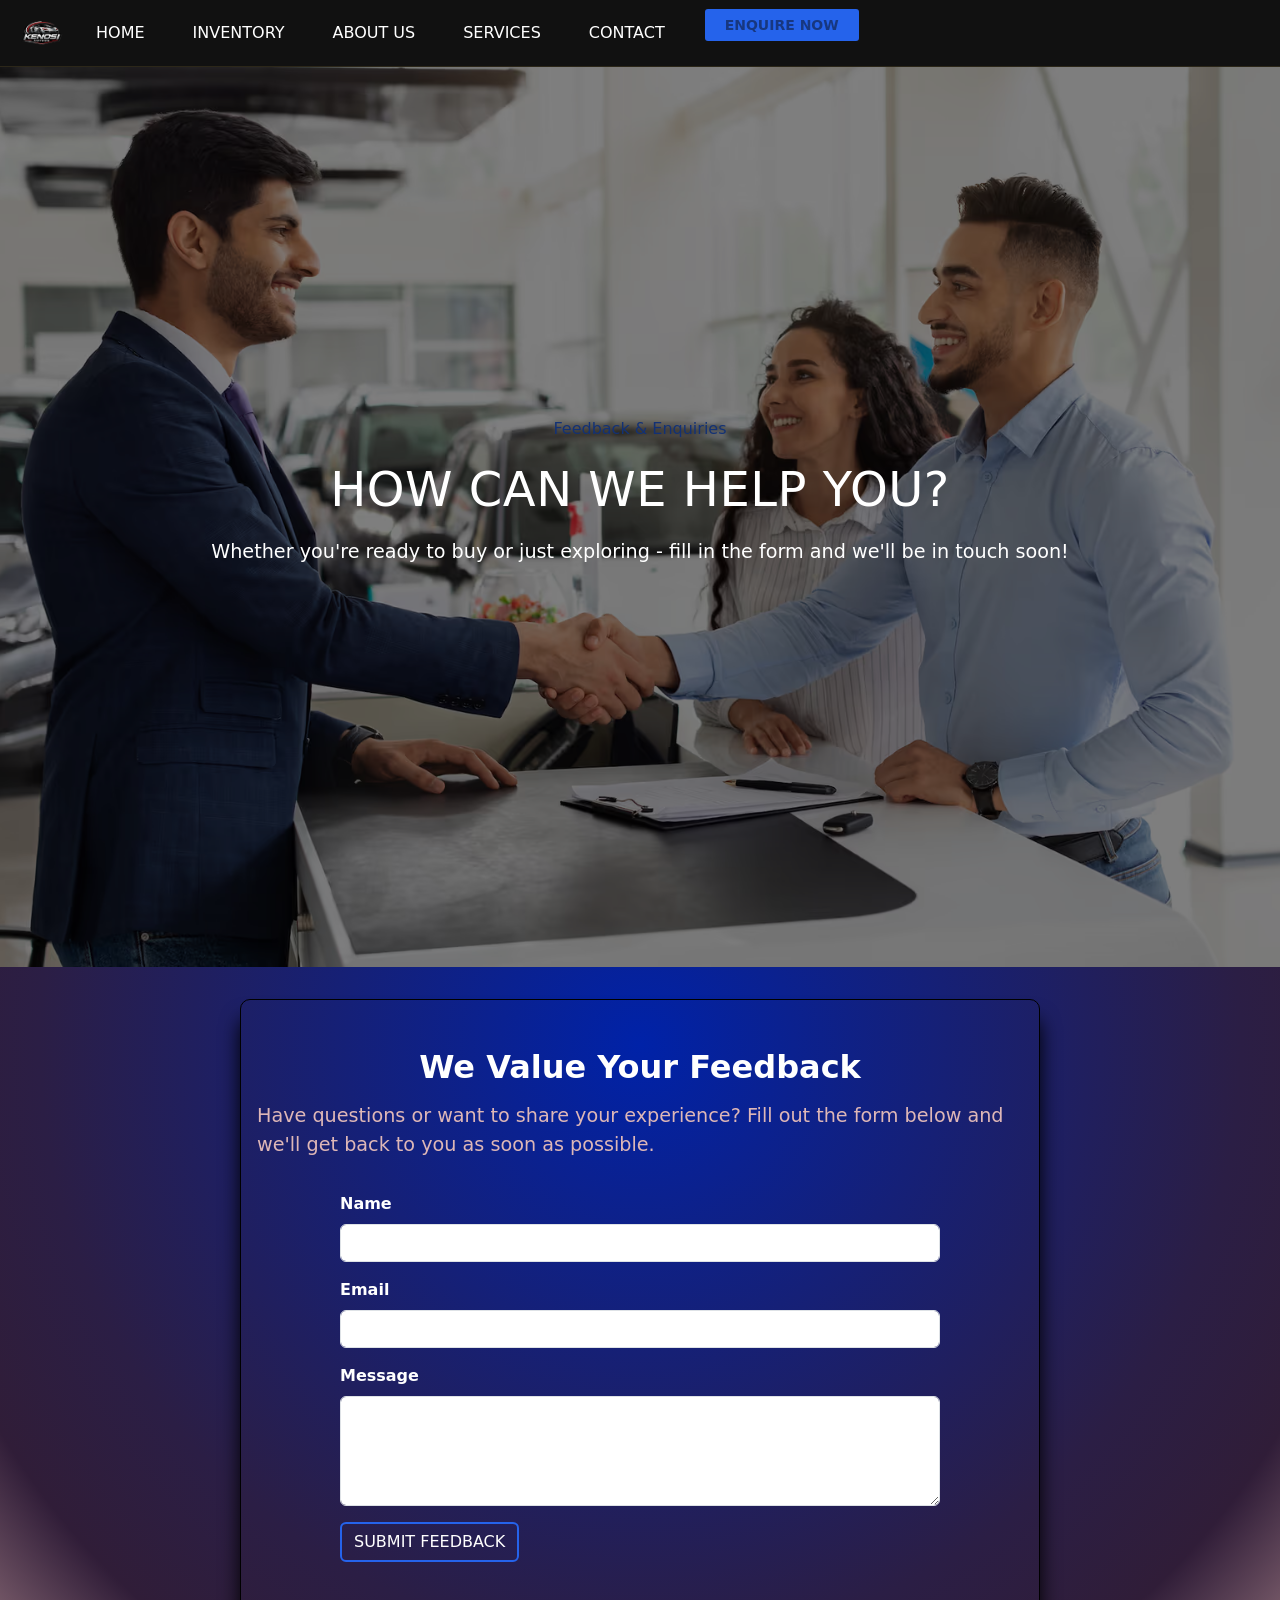
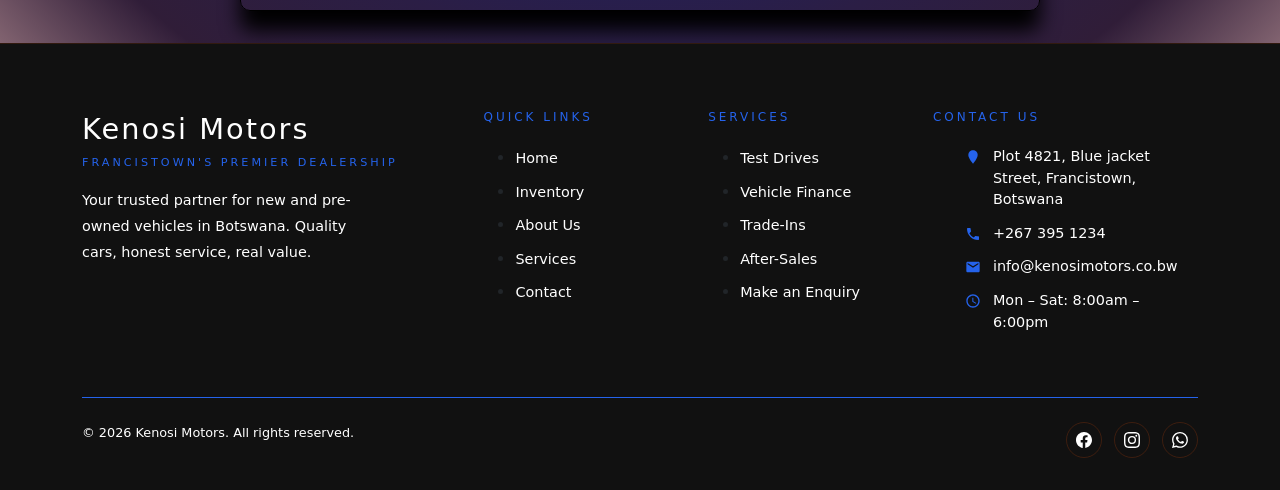
<file: feedback.html>
<!doctype html>
<html lang="en">
  <head>
    <meta charset="utf-8">
    <meta name="viewport" content="width=device-width, initial-scale=1">
    <link rel="shortcut icon" href="Images/Logo.png" type="image/x-icon">
    <link rel="stylesheet" href="CSS/style.css">
    <title>Kenosi Motors | Feedback</title>
    <link href="https://cdn.jsdelivr.net/npm/bootstrap@5.2.3/dist/css/bootstrap.min.css" rel="stylesheet" integrity="sha384-rbsA2VBKQhggwzxH7pPCaAqO46MgnOM80zW1RWuH61DGLwZJEdK2Kadq2F9CUG65" crossorigin="anonymous">
    <style>
      .hero {
        color: #fff;
        text-align: center;
        padding: 4rem 1rem;
        background: url('Images/banner.jpg');
        background-size: cover;
        background-position: center;
      }
      .hero::before {
        content: "";
        position: absolute;
        top: 0;
        left: 0;
        width: 100%;
        height: 100%;
        background-color: rgba(0, 0, 0, 0.5);
        z-index: 1;
      }
      .hero-content {
        max-width: 100%;
        margin: 0 auto;
      }
      .feedback-section {
        background-color: transparent;
        padding: 4rem 1rem;
        border: #000000 solid 1px;
        border-radius: 10px;
        max-width: 800px;
        margin: 2rem auto;
        box-shadow: 0 20px 20px rgb(0, 0, 0);
        }
      .section-title {
        font-size: 2rem;
        font-weight: bold;
        margin-bottom: 1rem;
        color: #ffffff;
        text-align: center;
      }
      .section-description {
        font-size: 1.2rem;
        margin-bottom: 2rem;
        color: #deb7b7;
      }
        .feedback-form {
          max-width: 600px;
          margin: 0 auto;
        }
        .feedback-form .form-label {
            font-weight: bold;
            color: #ffffff;
          }
    </style>
  </head>
  <body>
    <nav class="navbar navbar-expand-lg">
      <div class="container-fluid">
        <a class="navbar-brand" href="index.html">
          <img src="Images/Logo.png" alt="Kenosi Motors" height="40">
        </a>
        <button class="navbar-toggler" type="button" data-bs-toggle="collapse" data-bs-target="#navbarTogglerDemo02" aria-controls="navbarTogglerDemo02" aria-expanded="false" aria-label="Toggle navigation">
          <span class="navbar-toggler-icon"></span>
        </button>
        <div class="collapse navbar-collapse" id="navbarTogglerDemo02">
          <ul class="navbar-nav me-auto mb-2 mb-lg-0">
            <li class="nav-item">
              <a class="nav-link" href="index.html">Home</a>
            </li>
            <li class="nav-item">
              <a class="nav-link" href="Inventory.html">Inventory</a>
            </li>
            <li class="nav-item">
              <a class="nav-link" href="AboutUs.html">About Us</a>
            </li>
            <li class="nav-item">
              <a class="nav-link" href="Services.html">Services</a>
            </li>
            <li class="nav-item">
              <a class="nav-link" href="Contact.html">Contact</a>
            </li>
            <li class="nav-item">
              <a class="nav-cta" href="feedback.html" >Enquire Now</a>
            </li>
          </ul>
        </div>
      </div>
    </nav>

<!--Hero Section-->
<section class="hero py-2">
  <div class="container">
    <span class="eyebrow">Feedback & Enquiries</span>
    <div class="hero-content">
      <h1>How Can We Help You?</h1>
      <p>Whether you're ready to buy or just exploring - fill in the form and we'll be in touch soon!</p>
    </div>
  </div>
</section>
<section class="feedback-section py-5">
  <div class="feedback-container">
    <h2 class="section-title">We Value Your Feedback</h2> 
    <p class="section-description">Have questions or want to share your experience? Fill out the form below and we'll get back to you as soon as possible.</p>
    <form class="feedback-form" action="submit_feedback.php" method="POST">
      <div class="mb-3">
        <label for="name" class="form-label">Name</label>
        <input type="text" class="form-control" id="name" name="name" required>
      </div>
      <div class="mb-3">
        <label for="email" class="form-label">Email</label>
        <input type="email" class="form-control" id="email" name="email" required>
      </div>
      <div class="mb-3">
        <label for="message" class="form-label">Message</label>
        <textarea class="form-control" id="message" name="message" rows="4" required></textarea>
      </div>
      <button type="submit" class="btn btn-outline-primary">Submit Feedback</button>
    </form>
  </div>
</section>

    <!--Content-->
<footer class="footer">
  <div class="container">
    <div class="footer-grid">
      <div class="footer-brand">
        <div class="name">Kenosi Motors</div>
        <div class="tagline">Francistown's Premier Dealership</div>
        <p>Your trusted partner for new and pre-owned vehicles in Botswana. Quality cars, honest service, real value.</p>
      </div>
      <div>
        <div class="footer-heading">Quick Links</div>
        <ul class="footer-links">
          <li><a href="index.html">Home</a></li>
          <li><a href="Inventory.html">Inventory</a></li>
          <li><a href="AboutUs.html">About Us</a></li>
          <li><a href="Services.html">Services</a></li>
          <li><a href="Contact.html">Contact</a></li>
        </ul>
      </div>
      <div>
        <div class="footer-heading">Services</div>
        <ul class="footer-links">
          <li><a href="Services.html">Test Drives</a></li>
          <li><a href="Services.html">Vehicle Finance</a></li>
          <li><a href="Services.html">Trade-Ins</a></li>
          <li><a href="Services.html">After-Sales</a></li>
          <li><a href="feedback.html">Make an Enquiry</a></li>
        </ul>
      </div>
      <div>
        <div class="footer-heading">Contact Us</div>
        <ul class="footer-contact">
          <li>
            <svg class="icon" viewBox="0 0 24 24" fill="currentColor"><path d="M12 2C8.13 2 5 5.13 5 9c0 5.25 7 13 7 13s7-7.75 7-13c0-3.87-3.13-7-7-7z"/></svg>
            Plot 4821, Blue jacket Street, Francistown, Botswana
          </li>
          <li>
            <svg class="icon" viewBox="0 0 24 24" fill="currentColor"><path d="M6.62 10.79c1.44 2.83 3.76 5.14 6.59 6.59l2.2-2.2c.27-.27.67-.36 1.02-.24 1.12.37 2.33.57 3.57.57.55 0 1 .45 1 1V20c0 .55-.45 1-1 1-9.39 0-17-7.61-17-17 0-.55.45-1 1-1h3.5c.55 0 1 .45 1 1 0 1.25.2 2.45.57 3.57.11.35.03.74-.25 1.02l-2.2 2.2z"/></svg>
            +267 395 1234
          </li>
          <li>
            <svg class="icon" viewBox="0 0 24 24" fill="currentColor"><path d="M20 4H4c-1.1 0-1.99.9-1.99 2L2 18c0 1.1.9 2 2 2h16c1.1 0 2-.9 2-2V6c0-1.1-.9-2-2-2zm0 4l-8 5-8-5V6l8 5 8-5v2z"/></svg>
            info@kenosimotors.co.bw
          </li>
          <li>
            <svg class="icon" viewBox="0 0 24 24" fill="currentColor"><path d="M11.99 2C6.47 2 2 6.48 2 12s4.47 10 9.99 10C17.52 22 22 17.52 22 12S17.52 2 11.99 2zM12 20c-4.42 0-8-3.58-8-8s3.58-8 8-8 8 3.58 8 8-3.58 8-8 8zm.5-13H11v6l5.25 3.15.75-1.23-4.5-2.67V7z"/></svg>
            Mon – Sat: 8:00am – 6:00pm
          </li>
        </ul>
      </div>
    </div>
    <div class="footer-bottom">
      <p>© 2026 Kenosi Motors. All rights reserved.</p>
      <div class="social-links">
        <a href="#" aria-label="Facebook">
          <svg xmlns="http://www.w3.org/2000/svg" width="16" height="16" fill="currentColor" class="bi bi-facebook" viewBox="0 0 16 16">
            <path d="M16 8.049c0-4.446-3.582-8.05-8-8.05C3.58 0-.002 3.603-.002 8.05c0 4.017 2.926 7.347 6.75 7.951v-5.625h-2.03V8.05H6.75V6.275c0-2.017 1.195-3.131 3.022-3.131.876 0 1.791.157 1.791.157v1.98h-1.009c-.993 0-1.303.621-1.303 1.258v1.51h2.218l-.354 2.326H9.25V16c3.824-.604 6.75-3.934 6.75-7.951"/>
          </svg>
        </a>
        <a href="#" aria-label="Instagram">
          <svg xmlns="http://www.w3.org/2000/svg" width="16" height="16" fill="currentColor" class="bi bi-instagram" viewBox="0 0 16 16">
            <path d="M8 0C5.829 0 5.556.01 4.703.048 3.85.088 3.269.222 2.76.42a3.9 3.9 0 0 0-1.417.923A3.9 3.9 0 0 0 .42 2.76C.222 3.268.087 3.85.048 4.7.01 5.555 0 5.827 0 8.001c0 2.172.01 2.444.048 3.297.04.852.174 1.433.372 1.942.205.526.478.972.923 1.417.444.445.89.719 1.416.923.51.198 1.09.333 1.942.372C5.555 15.99 5.827 16 8 16s2.444-.01 3.298-.048c.851-.04 1.434-.174 1.943-.372a3.9 3.9 0 0 0 1.416-.923c.445-.445.718-.891.923-1.417.197-.509.332-1.09.372-1.942C15.99 10.445 16 10.173 16 8s-.01-2.445-.048-3.299c-.04-.851-.175-1.433-.372-1.941a3.9 3.9 0 0 0-.923-1.417A3.9 3.9 0 0 0 13.24.42c-.51-.198-1.092-.333-1.943-.372C10.443.01 10.172 0 7.998 0zm-.717 1.442h.718c2.136 0 2.389.007 3.232.046.78.035 1.204.166 1.486.275.373.145.64.319.92.599s.453.546.598.92c.11.281.24.705.275 1.485.039.843.047 1.096.047 3.231s-.008 2.389-.047 3.232c-.035.78-.166 1.203-.275 1.485a2.5 2.5 0 0 1-.599.919c-.28.28-.546.453-.92.598-.28.11-.704.24-1.485.276-.843.038-1.096.047-3.232.047s-2.39-.009-3.233-.047c-.78-.036-1.203-.166-1.485-.276a2.5 2.5 0 0 1-.92-.598 2.5 2.5 0 0 1-.6-.92c-.109-.281-.24-.705-.275-1.485-.038-.843-.046-1.096-.046-3.233s.008-2.388.046-3.231c.036-.78.166-1.204.276-1.486.145-.373.319-.64.599-.92s.546-.453.92-.598c.282-.11.705-.24 1.485-.276.738-.034 1.024-.044 2.515-.045zm4.988 1.328a.96.96 0 1 0 0 1.92.96.96 0 0 0 0-1.92m-4.27 1.122a4.109 4.109 0 1 0 0 8.217 4.109 4.109 0 0 0 0-8.217m0 1.441a2.667 2.667 0 1 1 0 5.334 2.667 2.667 0 0 1 0-5.334"/>
          </svg></a>
        <a href="#" aria-label="WhatsApp">
          <svg xmlns="http://www.w3.org/2000/svg" width="16" height="16" fill="currentColor" class="bi bi-whatsapp" viewBox="0 0 16 16">
            <path d="M13.601 2.326A7.85 7.85 0 0 0 7.994 0C3.627 0 .068 3.558.064 7.926c0 1.399.366 2.76 1.057 3.965L0 16l4.204-1.102a7.9 7.9 0 0 0 3.79.965h.004c4.368 0 7.926-3.558 7.93-7.93A7.9 7.9 0 0 0 13.6 2.326zM7.994 14.521a6.6 6.6 0 0 1-3.356-.92l-.24-.144-2.494.654.666-2.433-.156-.251a6.56 6.56 0 0 1-1.007-3.505c0-3.626 2.957-6.584 6.591-6.584a6.56 6.56 0 0 1 4.66 1.931 6.56 6.56 0 0 1 1.928 4.66c-.004 3.639-2.961 6.592-6.592 6.592m3.615-4.934c-.197-.099-1.17-.578-1.353-.646-.182-.065-.315-.099-.445.099-.133.197-.513.646-.627.775-.114.133-.232.148-.43.05-.197-.1-.836-.308-1.592-.985-.59-.525-.985-1.175-1.103-1.372-.114-.198-.011-.304.088-.403.087-.088.197-.232.296-.346.1-.114.133-.198.198-.33.065-.134.034-.248-.015-.347-.05-.099-.445-1.076-.612-1.47-.16-.389-.323-.335-.445-.34-.114-.007-.247-.007-.38-.007a.73.73 0 0 0-.529.247c-.182.198-.691.677-.691 1.654s.71 1.916.81 2.049c.098.133 1.394 2.132 3.383 2.992.47.205.84.326 1.129.418.475.152.904.129 1.246.08.38-.058 1.171-.48 1.338-.943.164-.464.164-.86.114-.943-.049-.084-.182-.133-.38-.232"/>
          </svg>
        </a>
      </div>
    </div>
  </div>
</footer>
    <script src="https://cdn.jsdelivr.net/npm/bootstrap@5.3.2/dist/js/bootstrap.bundle.min.js"></script>
  </body>
</html>
</file>
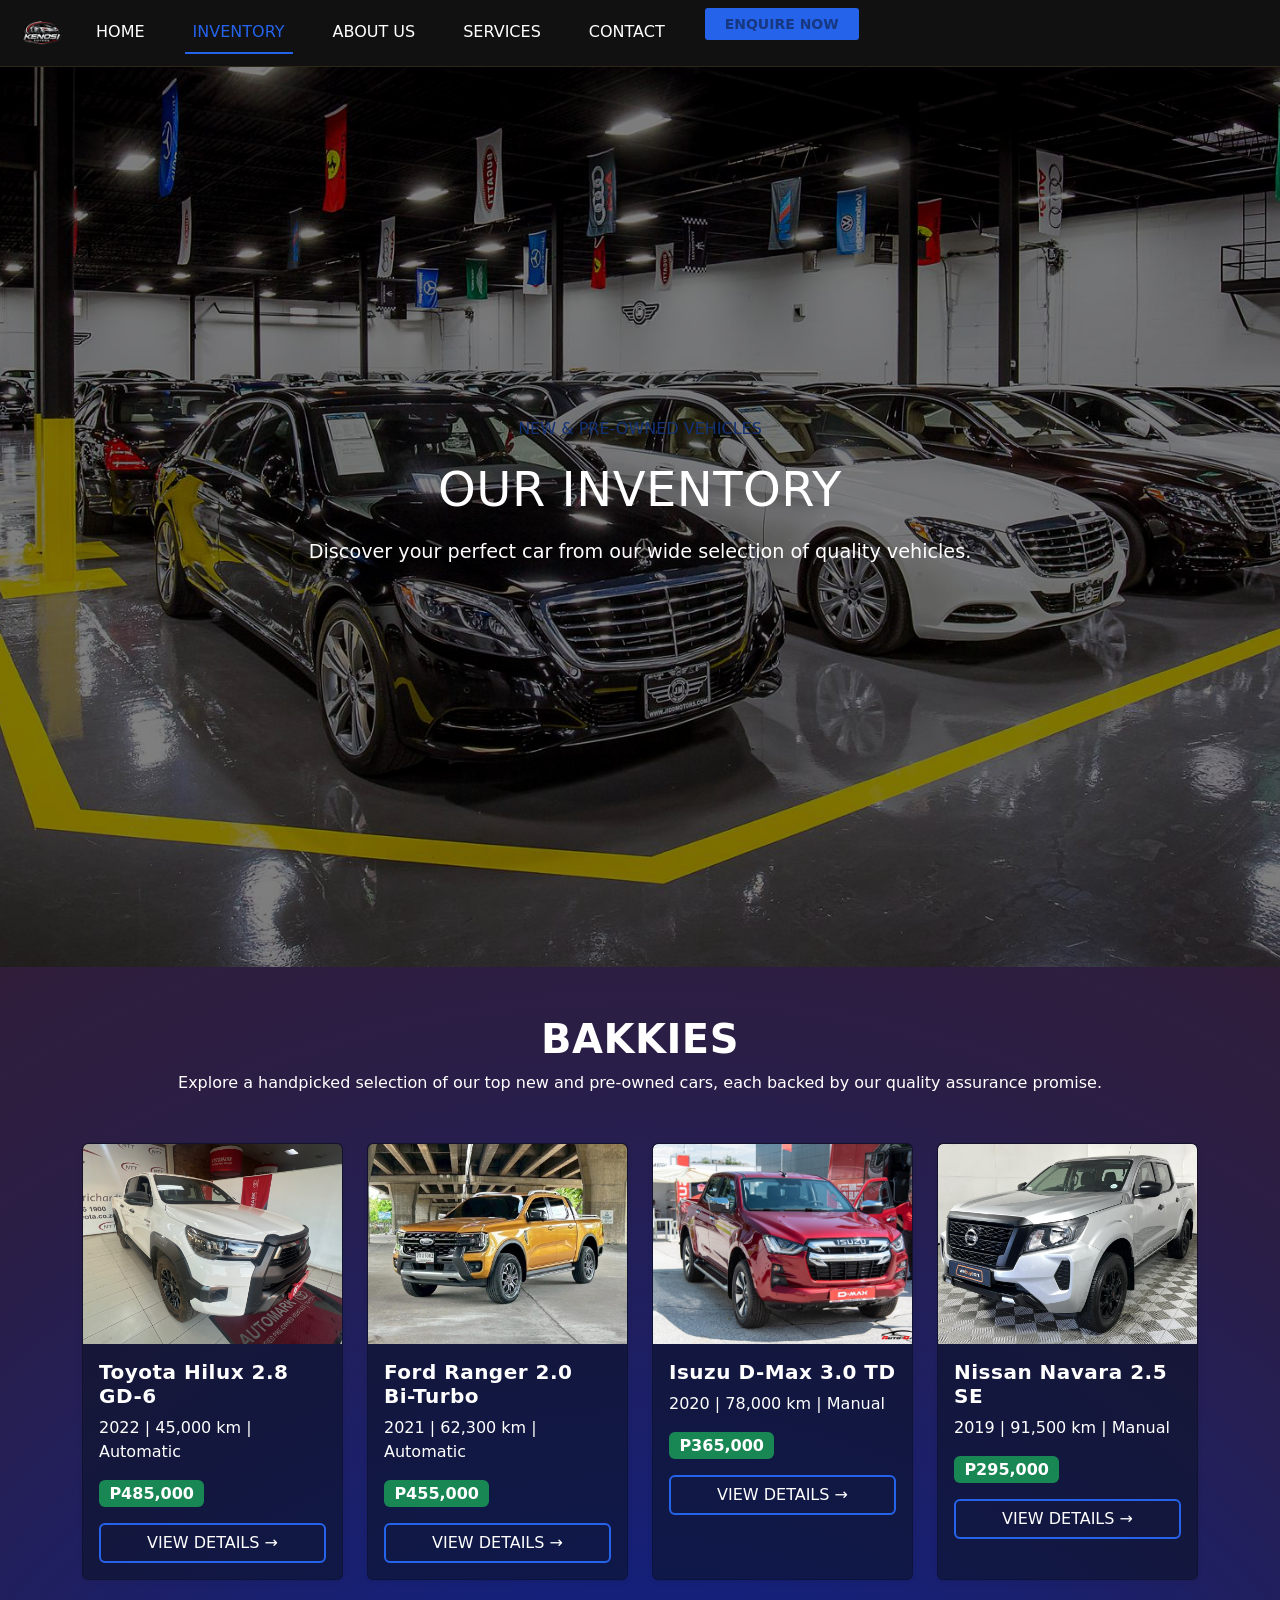
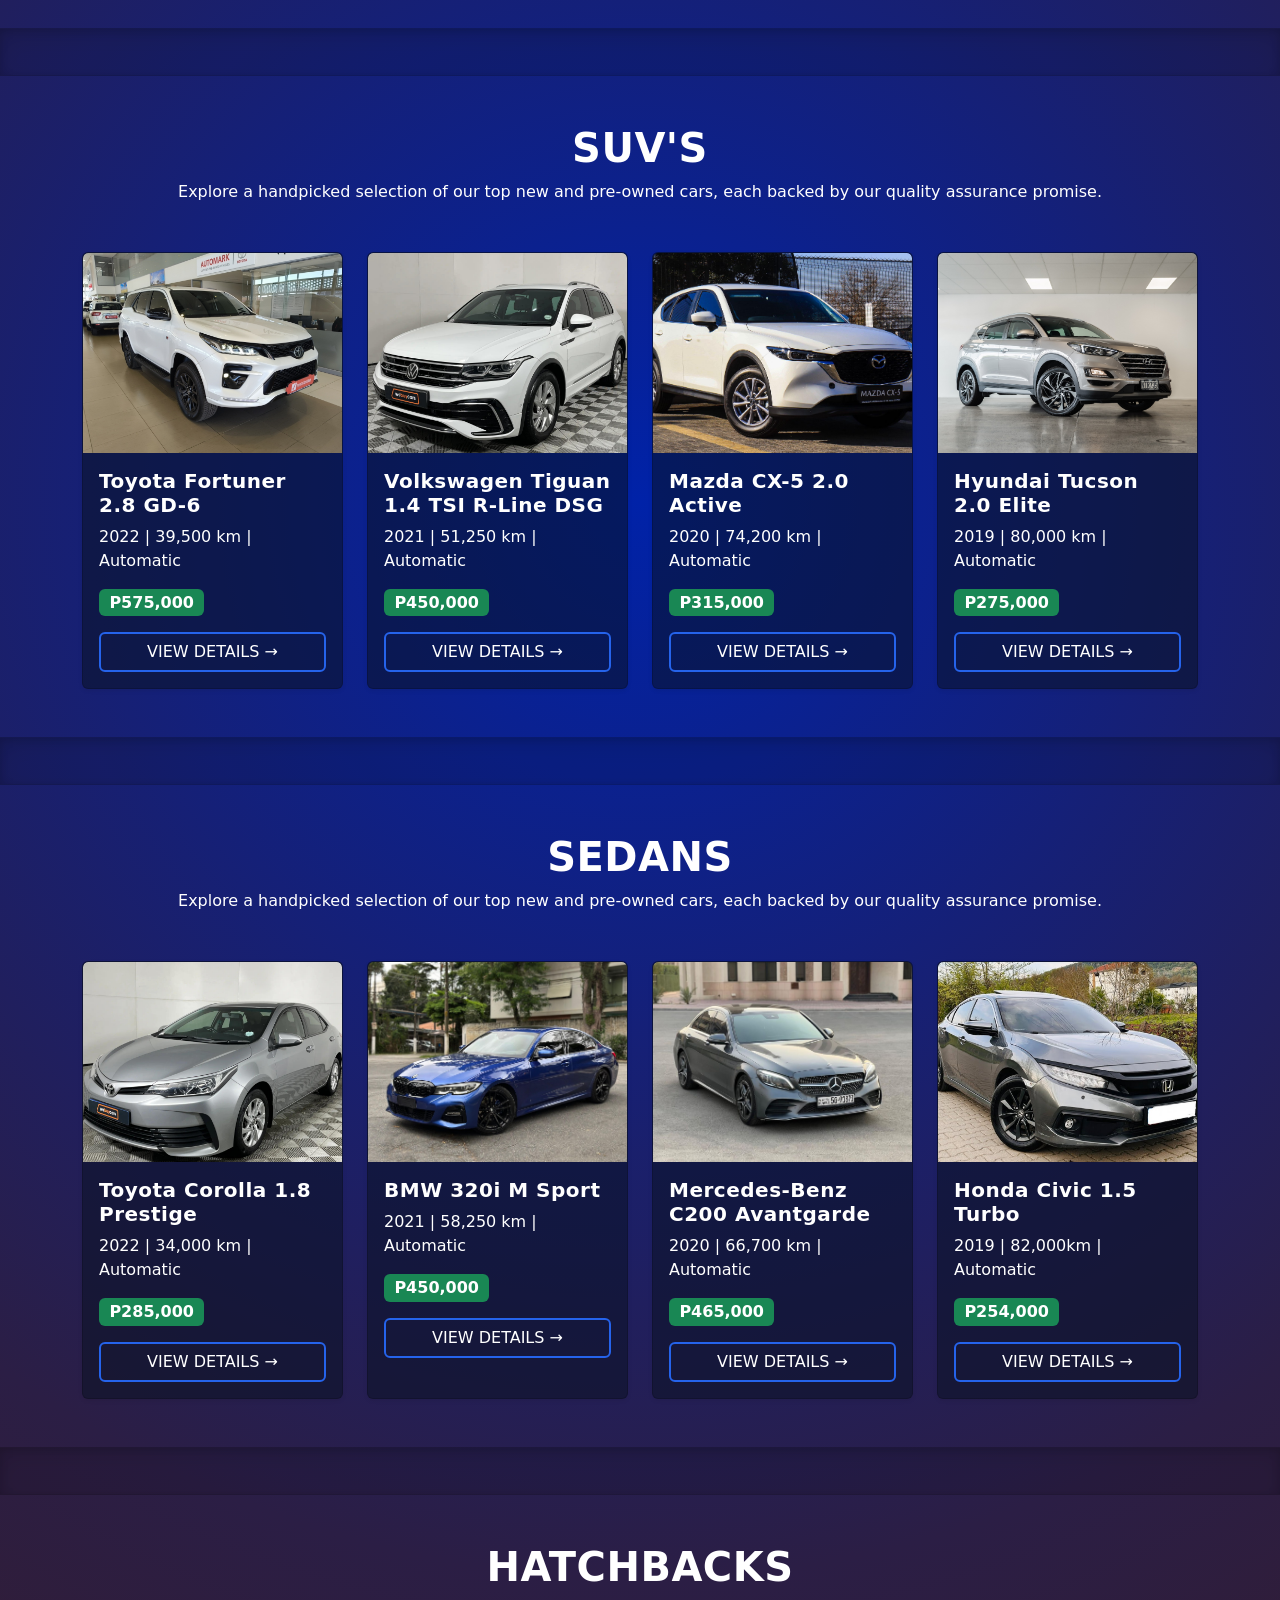
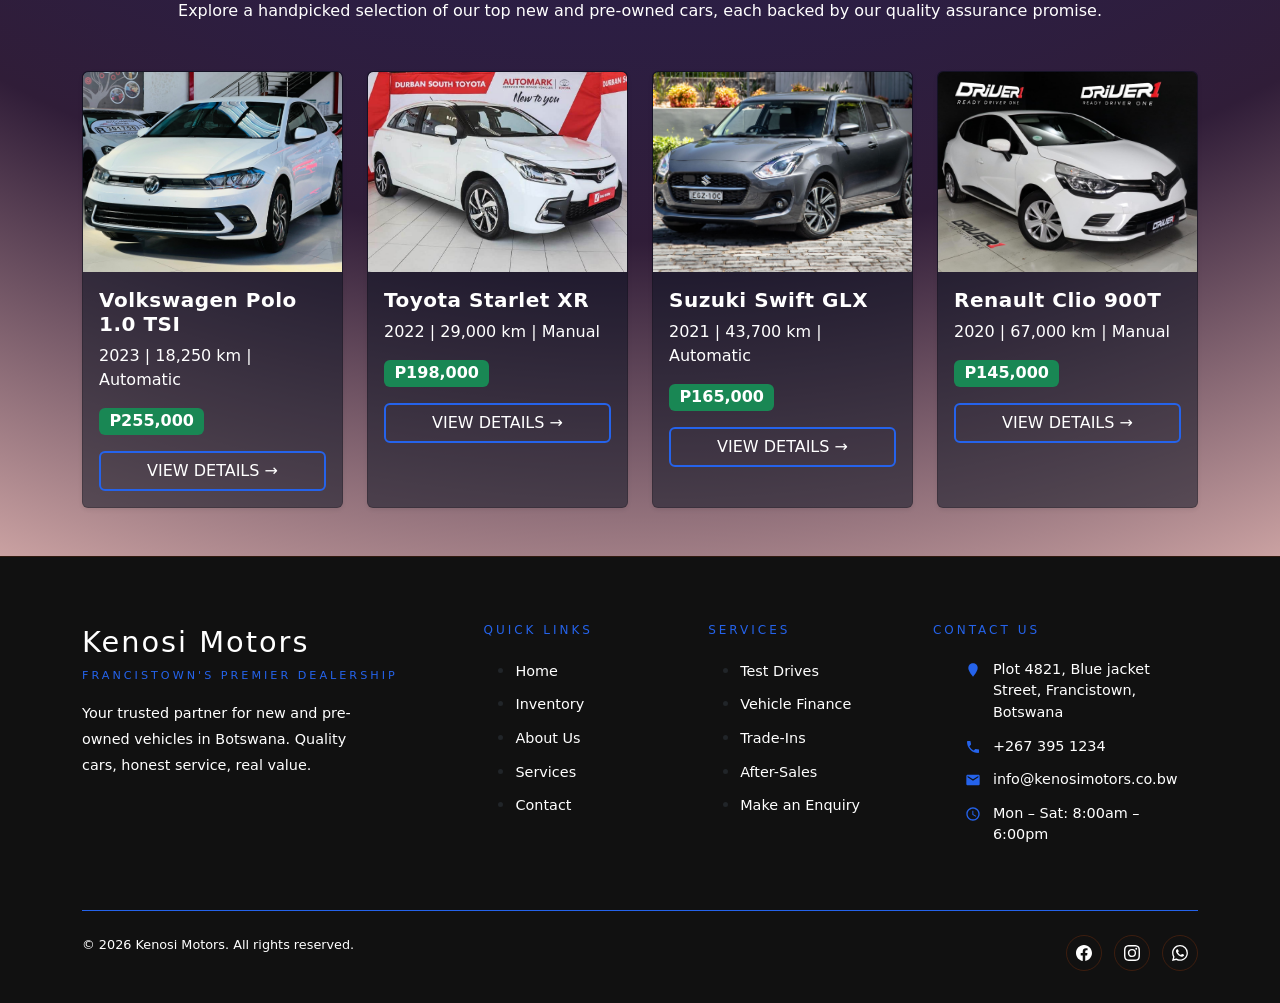
<file: Inventory.html>
<!doctype html>
<html lang="en">
  <head>
    <meta charset="utf-8">
    <meta name="viewport" content="width=device-width, initial-scale=1">
    <link rel="shortcut icon" href="Images/Logo.png" type="image/x-icon">
    <link rel="stylesheet" href="CSS/style.css">
    <title>Kenosi Motors | Inventory</title>
    <link href="https://cdn.jsdelivr.net/npm/bootstrap@5.2.3/dist/css/bootstrap.min.css" rel="stylesheet" integrity="sha384-rbsA2VBKQhggwzxH7pPCaAqO46MgnOM80zW1RWuH61DGLwZJEdK2Kadq2F9CUG65" crossorigin="anonymous">
    <style>
      .hero {
        color: #fff;
        text-align: center;
        padding: 4rem 1rem;
        background: url('Images/inventory.jpg');
        background-size: cover;
        background-position: center;
      }
      .hero::before {
        content: "";
        position: absolute;
        top: 0;
        left: 0;
        width: 100%;
        height: 100%;
        background-color: rgba(0, 0, 0, 0.5);
        z-index: 1;
      }
      .hero::before {
        content: "";
        position: absolute;
        top: 0;
        left: 0;
        width: 100%;
        height: 100%;
        background-color: rgba(0, 0, 0, 0.5);
        z-index: 1;
      }
      .hero-content {
        max-width: 100%;
        margin: 0 auto;
      }
    </style>
  </head>
  <body>
    <nav class="navbar navbar-expand-lg">
      <div class="container-fluid">
        <a class="navbar-brand" href="index.html">
          <img src="Images/Logo.png" alt="Kenosi Motors" height="40">
        </a>
        <button class="navbar-toggler" type="button" data-bs-toggle="collapse" data-bs-target="#navbarTogglerDemo02" aria-controls="navbarTogglerDemo02" aria-expanded="false" aria-label="Toggle navigation">
          <span class="navbar-toggler-icon"></span>
        </button>
        <div class="collapse navbar-collapse" id="navbarTogglerDemo02">
          <ul class="navbar-nav me-auto mb-2 mb-lg-0">
            <li class="nav-item">
              <a class="nav-link" href="index.html">Home</a>
            </li>
            <li class="nav-item">
              <a class="nav-link active" aria-current="page" href="inventory.html">Inventory</a>
            </li>
            <li class="nav-item">
              <a class="nav-link" href="AboutUs.html">About Us</a>
            </li>
            <li class="nav-item">
              <a class="nav-link" href="Services.html">Services</a>
            </li>
            <li class="nav-item">
              <a class="nav-link" href="Contact.html">Contact</a>
            </li>
            <li class="nav-item">
              <a class="nav-cta" href="feedback.html" >Enquire Now</a>
            </li>
          </ul>
        </div>
      </div>
    </nav>
<!--Hero Section-->
<section class="hero py-2">
  <div class="container">
    <span class="eyebrow">NEW & PRE-OWNED VEHICLES</span>
    <div class="hero-content">
      <h1>Our Inventory</h1>
      <p>Discover your perfect car from our wide selection of quality vehicles.</p>
    </div>
  </div>
</section>
    <!--Content-->
    <div class="container py-5">
      <h1 class="fw-bold text-center">Bakkies</h1>
      <p class="text-center mb-5">Explore a handpicked selection of our top new and pre-owned cars, each backed by our quality assurance promise.</p>
      <div class="row row-cols-1 row-cols-md-2 row-cols-lg-4 g-4">
        <div class="col">
      <div class="card h-100 shadow-sm">
        <img src="Images/gd6.jpg" class="card-img-top" alt="bakkie">
          <div class="card-body">
    <h5 class="card-title">Toyota Hilux 2.8 GD-6</h5>
    <p class="card-text">2022 | 45,000 km | Automatic</p>
    <p><span class="badge bg-success fs-6">P485,000</span></p>
    <a href="#" class="btn btn-outline-primary w-100">View Details →</a>
  </div>
      </div>
    </div>
        <div class="col">
      <div class="card h-100 shadow-sm">
        <img src="Images/ford_ranger.jpg" class="card-img-top" alt="Sedan">
              <div class="card-body">
    <h5 class="card-title">Ford Ranger 2.0 Bi-Turbo</h5>
    <p class="card-text">2021 | 62,300 km | Automatic</p>
    <p><span class="badge bg-success fs-6">P455,000</span></p>
    <a href="#" class="btn btn-outline-primary w-100">View Details →</a>
  </div>
      </div>
    </div>
        <div class="col">
          <div class="card h-100 shadow-sm">
            <img src="Images/isuzu.jpeg" class="card-img-top" alt="Sedan">
              <div class="card-body">
    <h5 class="card-title">Isuzu D-Max 3.0 TD</h5>
    <p class="card-text">2020 | 78,000 km | Manual</p>
    <p><span class="badge bg-success fs-6">P365,000</span></p>
    <a href="#" class="btn btn-outline-primary w-100">View Details →</a>
  </div>
      </div>
    </div>
        <div class="col">
      <div class="card h-100 shadow-sm">
        <img src="Images/Nissan.jpeg" class="card-img-top" alt="Sedan">
    <div class="card-body">
    <h5 class="card-title">Nissan Navara 2.5 SE</h5>
    <p class="card-text">2019 | 91,500 km | Manual</p>
    <p><span class="badge bg-success fs-6">P295,000</span></p>
    <a href="#" class="btn btn-outline-primary w-100">View Details →</a>
  </div>
      </div>
    </div>
  </div>
 </div>

    <div class="b-example-divider"></div>

    <div class="container py-5">
      <h1 class="fw-bold text-center">Suv's</h1>
      <p class="text-center mb-5">Explore a handpicked selection of our top new and pre-owned cars, each backed by our quality assurance promise.</p>
      <div class="row row-cols-1 row-cols-md-2 row-cols-lg-4 g-4">
         <div class="col">
          <div class="card h-100 shadow-sm">
            <img src="Images/fortuner.jpg" class="card-img-top" alt="Sedan">
   <div class="card-body">
    <h5 class="card-title">Toyota Fortuner 2.8 GD-6</h5>
    <p class="card-text">2022 | 39,500 km | Automatic</p>
    <p><span class="badge bg-success fs-6">P575,000</span></p>
    <a href="#" class="btn btn-outline-primary w-100">View Details →</a>
  </div>
      </div>
    </div>
        <div class="col">
      <div class="card h-100 shadow-sm">
        <img src="Images/vw-tiguan-1-4-tsi-r-line-dsg-110kw-2021-id-92564717.jpg" class="card-img-top" alt="Sedan">
          <div class="card-body">
    <h5 class="card-title">Volkswagen Tiguan 1.4 TSI R-Line DSG</h5>
    <p class="card-text">2021 | 51,250 km | Automatic</p>
    <p><span class="badge bg-success fs-6">P450,000</span></p>
    <a href="#" class="btn btn-outline-primary w-100">View Details →</a>
  </div>
      </div>
    </div>
        <div class="col">
      <div class="card h-100 shadow-sm">
        <img src="Images/mazda_cx5.jpeg" class="card-img-top" alt="Sedan">
          <div class="card-body">
    <h5 class="card-title">Mazda CX-5 2.0 Active</h5>
    <p class="card-text">2020 | 74,200 km | Automatic</p>
    <p><span class="badge bg-success fs-6">P315,000</span></p>
    <a href="#" class="btn btn-outline-primary w-100">View Details →</a>
  </div>
      </div>
    </div>
        <div class="col">
      <div class="card h-100 shadow-sm">
        <img src="Images/Hyundai_elite.jpg" class="card-img-top" alt="Sedan">
        <div class="card-body">
    <h5 class="card-title">Hyundai Tucson 2.0 Elite</h5>
    <p class="card-text">2019 | 80,000 km | Automatic</p>
    <p><span class="badge bg-success fs-6">P275,000</span></p>
    <a href="#" class="btn btn-outline-primary w-100">View Details →</a>
  </div>
      </div>
    </div>
      </div>
    </div>
  </div>
 </div>

 <div class="b-example-divider"></div>

 <div class="container py-5">
      <h1 class="fw-bold text-center">Sedans</h1>
      <p class="text-center mb-5">Explore a handpicked selection of our top new and pre-owned cars, each backed by our quality assurance promise.</p>
      <div class="row row-cols-1 row-cols-md-2 row-cols-lg-4 g-4">
        <div class="col">
      <div class="card h-100 shadow-sm">
        <img src="Images/Toyota_corolla.jpeg" class="card-img-top" alt="Sedan">
        <div class="card-body">
    <h5 class="card-title">Toyota Corolla 1.8 Prestige</h5>
    <p class="card-text">2022 | 34,000 km | Automatic</p>
    <p><span class="badge bg-success fs-6">P285,000</span></p>
    <a href="#" class="btn btn-outline-primary w-100">View Details →</a>
  </div>
      </div>
    </div>
        <div class="col">
      <div class="card h-100 shadow-sm">
        <img src="Images/BMW_320i.jpeg" class="card-img-top" alt="Sedan">
        <div class="card-body">
    <h5 class="card-title">BMW 320i M Sport</h5>
    <p class="card-text">2021 | 58,250 km | Automatic</p>
    <p><span class="badge bg-success fs-6">P450,000</span></p>
    <a href="#" class="btn btn-outline-primary w-100">View Details →</a>
  </div>
      </div>
    </div>
        <div class="col">
      <div class="card h-100 shadow-sm">
        <img src="Images/Mercedes_c200.jpeg" class="card-img-top" alt="Sedan">
        <div class="card-body">
    <h5 class="card-title">Mercedes-Benz C200 Avantgarde</h5>
    <p class="card-text">2020 | 66,700 km | Automatic</p>
    <p><span class="badge bg-success fs-6">P465,000</span></p>
    <a href="#" class="btn btn-outline-primary w-100">View Details →</a>
  </div>
      </div>
    </div>
        <div class="col">
      <div class="card h-100 shadow-sm">
        <img src="Images/Honda_civic.jpg" class="card-img-top" alt="Sedan">
        <div class="card-body">
    <h5 class="card-title">Honda Civic 1.5 Turbo</h5>
    <p class="card-text">2019 | 82,000km | Automatic</p>
    <p><span class="badge bg-success fs-6">P254,000</span></p>
    <a href="#" class="btn btn-outline-primary w-100">View Details →</a>
  </div>
      </div>
    </div>
  </div>
 </div>

 <div class="b-example-divider"></div>

 <div class="container py-5">
      <h1 class="fw-bold text-center">Hatchbacks</h1>
      <p class="text-center mb-5">Explore a handpicked selection of our top new and pre-owned cars, each backed by our quality assurance promise.</p>
      <div class="row row-cols-1 row-cols-md-2 row-cols-lg-4 g-4">
        <div class="col">
      <div class="card h-100 shadow-sm">
        <img src="Images/vw_polo.jpg" class="card-img-top" alt="Sedan">
        <div class="card-body">
    <h5 class="card-title">Volkswagen Polo 1.0 TSI</h5>
    <p class="card-text">2023 | 18,250 km | Automatic</p>
    <p><span class="badge bg-success fs-6">P255,000</span></p>
    <a href="#" class="btn btn-outline-primary w-100">View Details →</a>
  </div>
      </div>
    </div>
        <div class="col">
      <div class="card h-100 shadow-sm">
        <img src="Images/Starlet.jpg" class="card-img-top" alt="Sedan">
        <div class="card-body">
    <h5 class="card-title">Toyota Starlet XR</h5>
    <p class="card-text">2022 | 29,000 km | Manual</p>
    <p><span class="badge bg-success fs-6">P198,000</span></p>
    <a href="#" class="btn btn-outline-primary w-100">View Details →</a>
  </div>
      </div>
    </div>
        <div class="col">
      <div class="card h-100 shadow-sm">
        <img src="Images/Suzuki.jpeg" class="card-img-top" alt="Sedan">
        <div class="card-body">
    <h5 class="card-title">Suzuki Swift GLX</h5>
    <p class="card-text">2021 | 43,700 km | Automatic</p>
    <p><span class="badge bg-success fs-6">P165,000</span></p>
    <a href="#" class="btn btn-outline-primary w-100">View Details →</a>
  </div>
      </div>
    </div>
        <div class="col">
      <div class="card h-100 shadow-sm">
        <img src="Images/Renault.jpg" class="card-img-top" alt="Sedan">
        <div class="card-body">
    <h5 class="card-title">Renault Clio 900T</h5>
    <p class="card-text">2020 | 67,000 km | Manual</p>
    <p><span class="badge bg-success fs-6">P145,000</span></p>
    <a href="#" class="btn btn-outline-primary w-100">View Details →</a>
  </div>
      </div>
    </div>
  </div>
 </div>

    <!--Footer-->
<footer class="footer">
  <div class="container">
    <div class="footer-grid">
      <div class="footer-brand">
        <div class="name">Kenosi Motors</div>
        <div class="tagline">Francistown's Premier Dealership</div>
        <p>Your trusted partner for new and pre-owned vehicles in Botswana. Quality cars, honest service, real value.</p>
      </div>
      <div>
        <div class="footer-heading">Quick Links</div>
        <ul class="footer-links">
          <li><a href="index.html">Home</a></li>
          <li><a href="Inventory.html">Inventory</a></li>
          <li><a href="AboutUs.html">About Us</a></li>
          <li><a href="Services.html">Services</a></li>
          <li><a href="Contact.html">Contact</a></li>
        </ul>
      </div>
      <div>
        <div class="footer-heading">Services</div>
        <ul class="footer-links">
          <li><a href="Services.html">Test Drives</a></li>
          <li><a href="Services.html">Vehicle Finance</a></li>
          <li><a href="Services.html">Trade-Ins</a></li>
          <li><a href="Services.html">After-Sales</a></li>
          <li><a href="feedback.html">Make an Enquiry</a></li>
        </ul>
      </div>
      <div>
        <div class="footer-heading">Contact Us</div>
        <ul class="footer-contact">
          <li>
            <svg class="icon" viewBox="0 0 24 24" fill="currentColor"><path d="M12 2C8.13 2 5 5.13 5 9c0 5.25 7 13 7 13s7-7.75 7-13c0-3.87-3.13-7-7-7z"/></svg>
            Plot 4821, Blue jacket Street, Francistown, Botswana
          </li>
          <li>
            <svg class="icon" viewBox="0 0 24 24" fill="currentColor"><path d="M6.62 10.79c1.44 2.83 3.76 5.14 6.59 6.59l2.2-2.2c.27-.27.67-.36 1.02-.24 1.12.37 2.33.57 3.57.57.55 0 1 .45 1 1V20c0 .55-.45 1-1 1-9.39 0-17-7.61-17-17 0-.55.45-1 1-1h3.5c.55 0 1 .45 1 1 0 1.25.2 2.45.57 3.57.11.35.03.74-.25 1.02l-2.2 2.2z"/></svg>
            +267 395 1234
          </li>
          <li>
            <svg class="icon" viewBox="0 0 24 24" fill="currentColor"><path d="M20 4H4c-1.1 0-1.99.9-1.99 2L2 18c0 1.1.9 2 2 2h16c1.1 0 2-.9 2-2V6c0-1.1-.9-2-2-2zm0 4l-8 5-8-5V6l8 5 8-5v2z"/></svg>
            info@kenosimotors.co.bw
          </li>
          <li>
            <svg class="icon" viewBox="0 0 24 24" fill="currentColor"><path d="M11.99 2C6.47 2 2 6.48 2 12s4.47 10 9.99 10C17.52 22 22 17.52 22 12S17.52 2 11.99 2zM12 20c-4.42 0-8-3.58-8-8s3.58-8 8-8 8 3.58 8 8-3.58 8-8 8zm.5-13H11v6l5.25 3.15.75-1.23-4.5-2.67V7z"/></svg>
            Mon – Sat: 8:00am – 6:00pm
          </li>
        </ul>
      </div>
    </div>
    <div class="footer-bottom">
      <p>© 2026 Kenosi Motors. All rights reserved.</p>
      <div class="social-links">
        <a href="#" aria-label="Facebook">
          <svg xmlns="http://www.w3.org/2000/svg" width="16" height="16" fill="currentColor" class="bi bi-facebook" viewBox="0 0 16 16">
            <path d="M16 8.049c0-4.446-3.582-8.05-8-8.05C3.58 0-.002 3.603-.002 8.05c0 4.017 2.926 7.347 6.75 7.951v-5.625h-2.03V8.05H6.75V6.275c0-2.017 1.195-3.131 3.022-3.131.876 0 1.791.157 1.791.157v1.98h-1.009c-.993 0-1.303.621-1.303 1.258v1.51h2.218l-.354 2.326H9.25V16c3.824-.604 6.75-3.934 6.75-7.951"/>
          </svg>
        </a>
        <a href="#" aria-label="Instagram">
          <svg xmlns="http://www.w3.org/2000/svg" width="16" height="16" fill="currentColor" class="bi bi-instagram" viewBox="0 0 16 16">
            <path d="M8 0C5.829 0 5.556.01 4.703.048 3.85.088 3.269.222 2.76.42a3.9 3.9 0 0 0-1.417.923A3.9 3.9 0 0 0 .42 2.76C.222 3.268.087 3.85.048 4.7.01 5.555 0 5.827 0 8.001c0 2.172.01 2.444.048 3.297.04.852.174 1.433.372 1.942.205.526.478.972.923 1.417.444.445.89.719 1.416.923.51.198 1.09.333 1.942.372C5.555 15.99 5.827 16 8 16s2.444-.01 3.298-.048c.851-.04 1.434-.174 1.943-.372a3.9 3.9 0 0 0 1.416-.923c.445-.445.718-.891.923-1.417.197-.509.332-1.09.372-1.942C15.99 10.445 16 10.173 16 8s-.01-2.445-.048-3.299c-.04-.851-.175-1.433-.372-1.941a3.9 3.9 0 0 0-.923-1.417A3.9 3.9 0 0 0 13.24.42c-.51-.198-1.092-.333-1.943-.372C10.443.01 10.172 0 7.998 0zm-.717 1.442h.718c2.136 0 2.389.007 3.232.046.78.035 1.204.166 1.486.275.373.145.64.319.92.599s.453.546.598.92c.11.281.24.705.275 1.485.039.843.047 1.096.047 3.231s-.008 2.389-.047 3.232c-.035.78-.166 1.203-.275 1.485a2.5 2.5 0 0 1-.599.919c-.28.28-.546.453-.92.598-.28.11-.704.24-1.485.276-.843.038-1.096.047-3.232.047s-2.39-.009-3.233-.047c-.78-.036-1.203-.166-1.485-.276a2.5 2.5 0 0 1-.92-.598 2.5 2.5 0 0 1-.6-.92c-.109-.281-.24-.705-.275-1.485-.038-.843-.046-1.096-.046-3.233s.008-2.388.046-3.231c.036-.78.166-1.204.276-1.486.145-.373.319-.64.599-.92s.546-.453.92-.598c.282-.11.705-.24 1.485-.276.738-.034 1.024-.044 2.515-.045zm4.988 1.328a.96.96 0 1 0 0 1.92.96.96 0 0 0 0-1.92m-4.27 1.122a4.109 4.109 0 1 0 0 8.217 4.109 4.109 0 0 0 0-8.217m0 1.441a2.667 2.667 0 1 1 0 5.334 2.667 2.667 0 0 1 0-5.334"/>
          </svg></a>
        <a href="#" aria-label="WhatsApp">
          <svg xmlns="http://www.w3.org/2000/svg" width="16" height="16" fill="currentColor" class="bi bi-whatsapp" viewBox="0 0 16 16">
            <path d="M13.601 2.326A7.85 7.85 0 0 0 7.994 0C3.627 0 .068 3.558.064 7.926c0 1.399.366 2.76 1.057 3.965L0 16l4.204-1.102a7.9 7.9 0 0 0 3.79.965h.004c4.368 0 7.926-3.558 7.93-7.93A7.9 7.9 0 0 0 13.6 2.326zM7.994 14.521a6.6 6.6 0 0 1-3.356-.92l-.24-.144-2.494.654.666-2.433-.156-.251a6.56 6.56 0 0 1-1.007-3.505c0-3.626 2.957-6.584 6.591-6.584a6.56 6.56 0 0 1 4.66 1.931 6.56 6.56 0 0 1 1.928 4.66c-.004 3.639-2.961 6.592-6.592 6.592m3.615-4.934c-.197-.099-1.17-.578-1.353-.646-.182-.065-.315-.099-.445.099-.133.197-.513.646-.627.775-.114.133-.232.148-.43.05-.197-.1-.836-.308-1.592-.985-.59-.525-.985-1.175-1.103-1.372-.114-.198-.011-.304.088-.403.087-.088.197-.232.296-.346.1-.114.133-.198.198-.33.065-.134.034-.248-.015-.347-.05-.099-.445-1.076-.612-1.47-.16-.389-.323-.335-.445-.34-.114-.007-.247-.007-.38-.007a.73.73 0 0 0-.529.247c-.182.198-.691.677-.691 1.654s.71 1.916.81 2.049c.098.133 1.394 2.132 3.383 2.992.47.205.84.326 1.129.418.475.152.904.129 1.246.08.38-.058 1.171-.48 1.338-.943.164-.464.164-.86.114-.943-.049-.084-.182-.133-.38-.232"/>
          </svg>
        </a>
      </div>
    </div>
  </div>
</footer>

    <script src="Javascript/"></script>
    <link href="https://cdn.jsdelivr.net/npm/bootstrap@5.3.2/dist/css/bootstrap.min.css" rel="stylesheet">
<script src="https://cdn.jsdelivr.net/npm/bootstrap@5.3.2/dist/js/bootstrap.bundle.min.js"></script>
  </body>
</html>
</file>
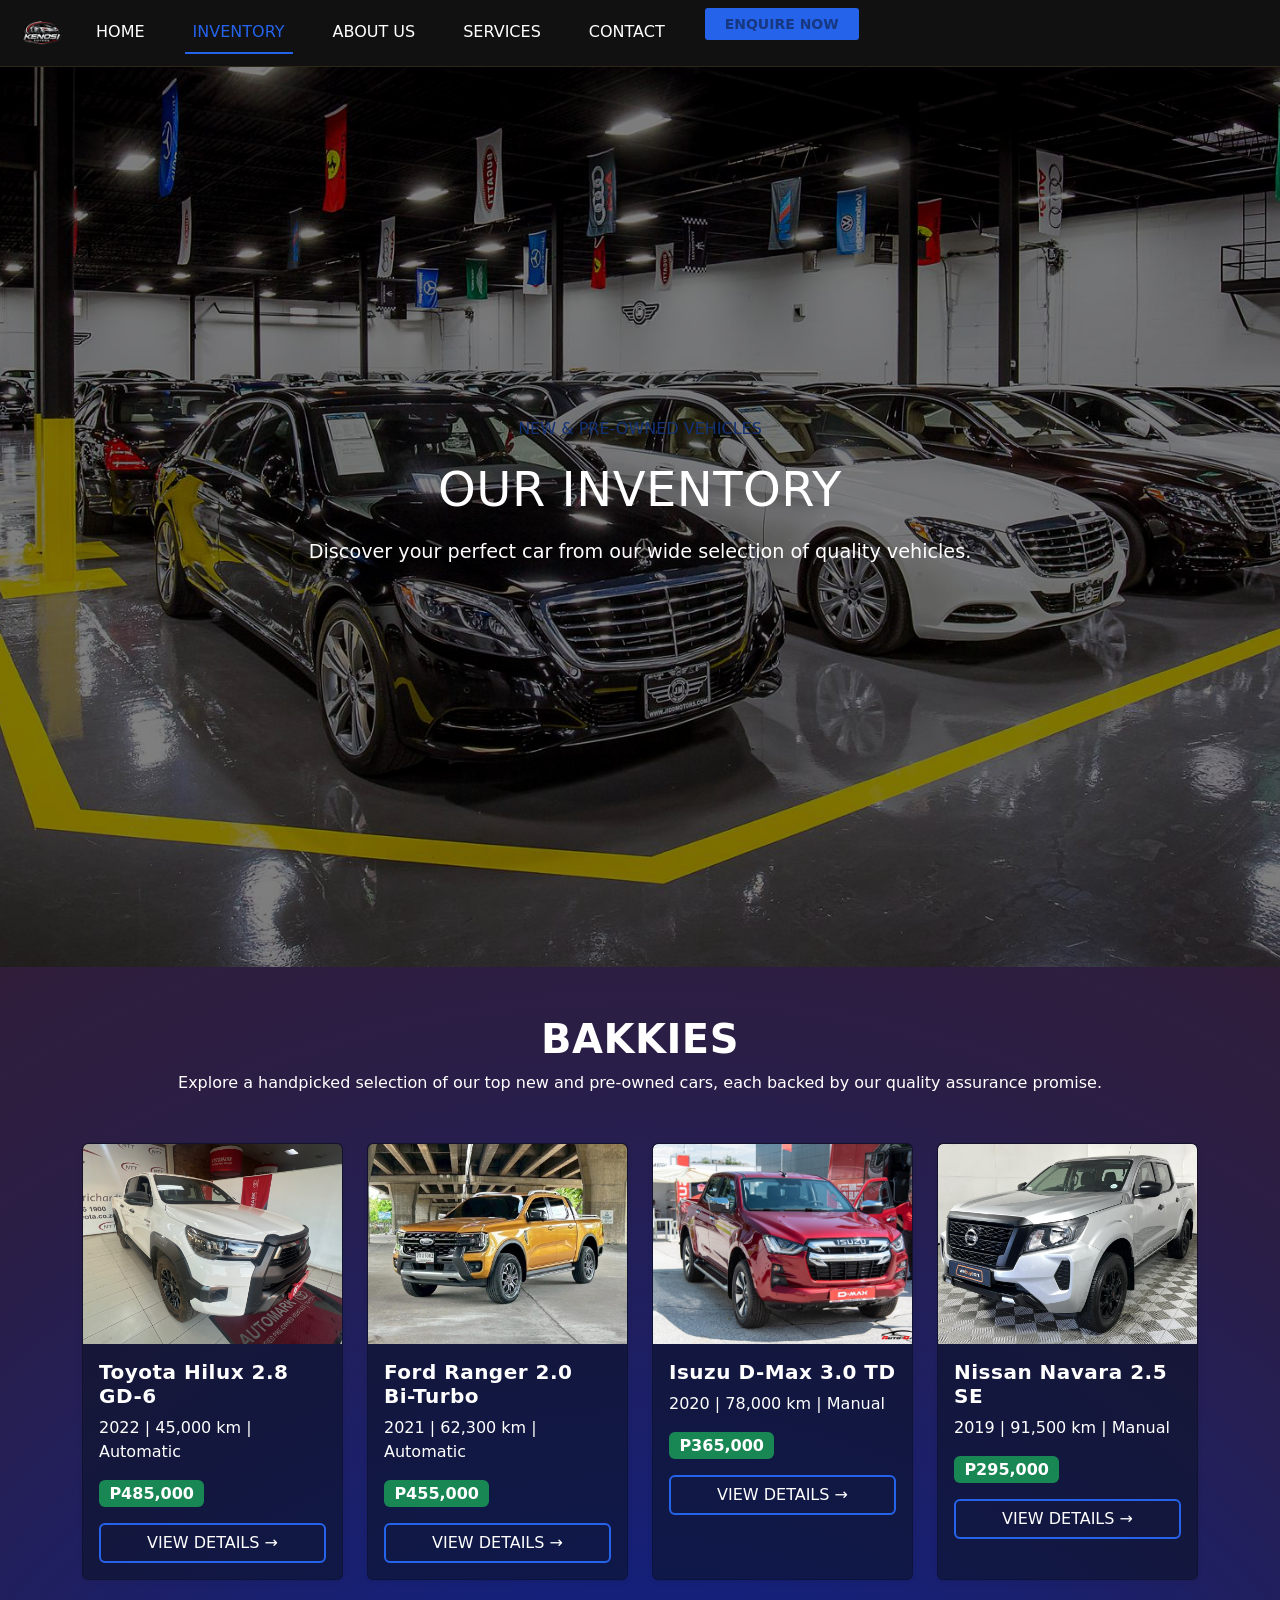
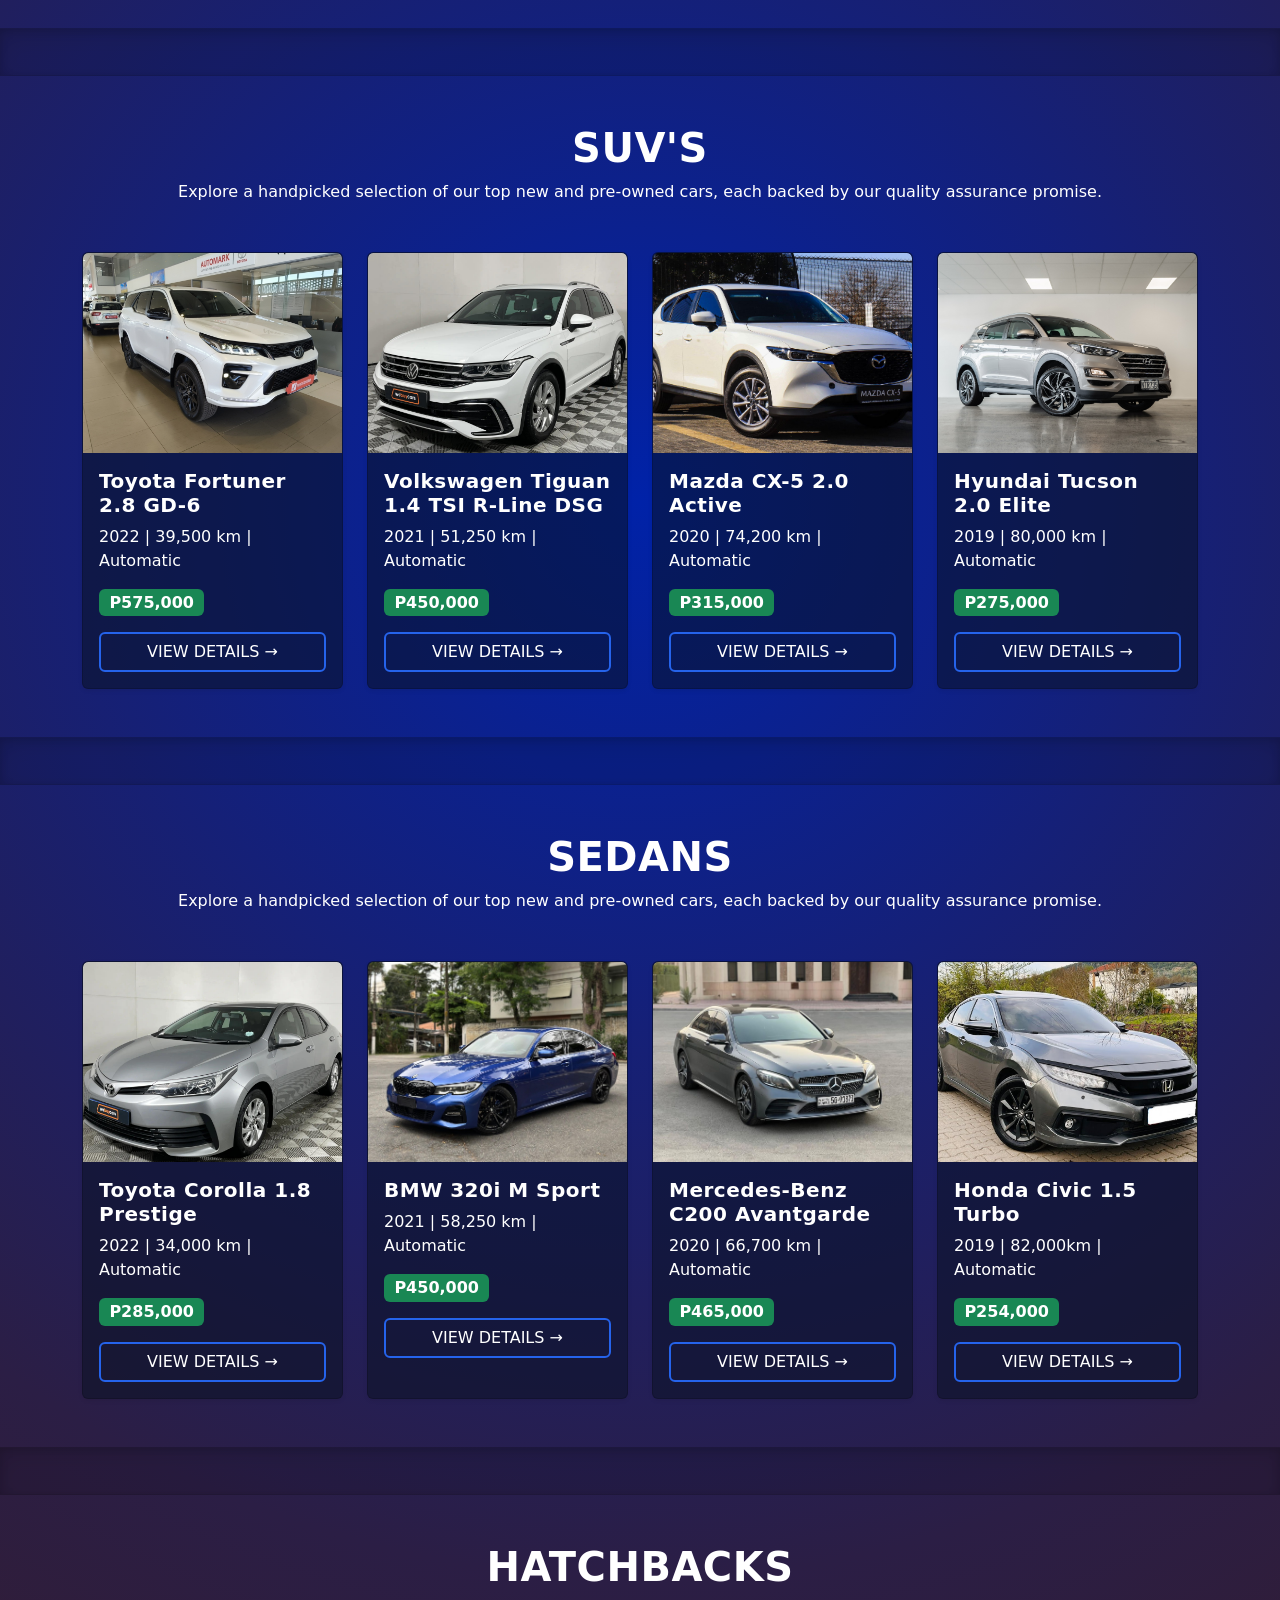
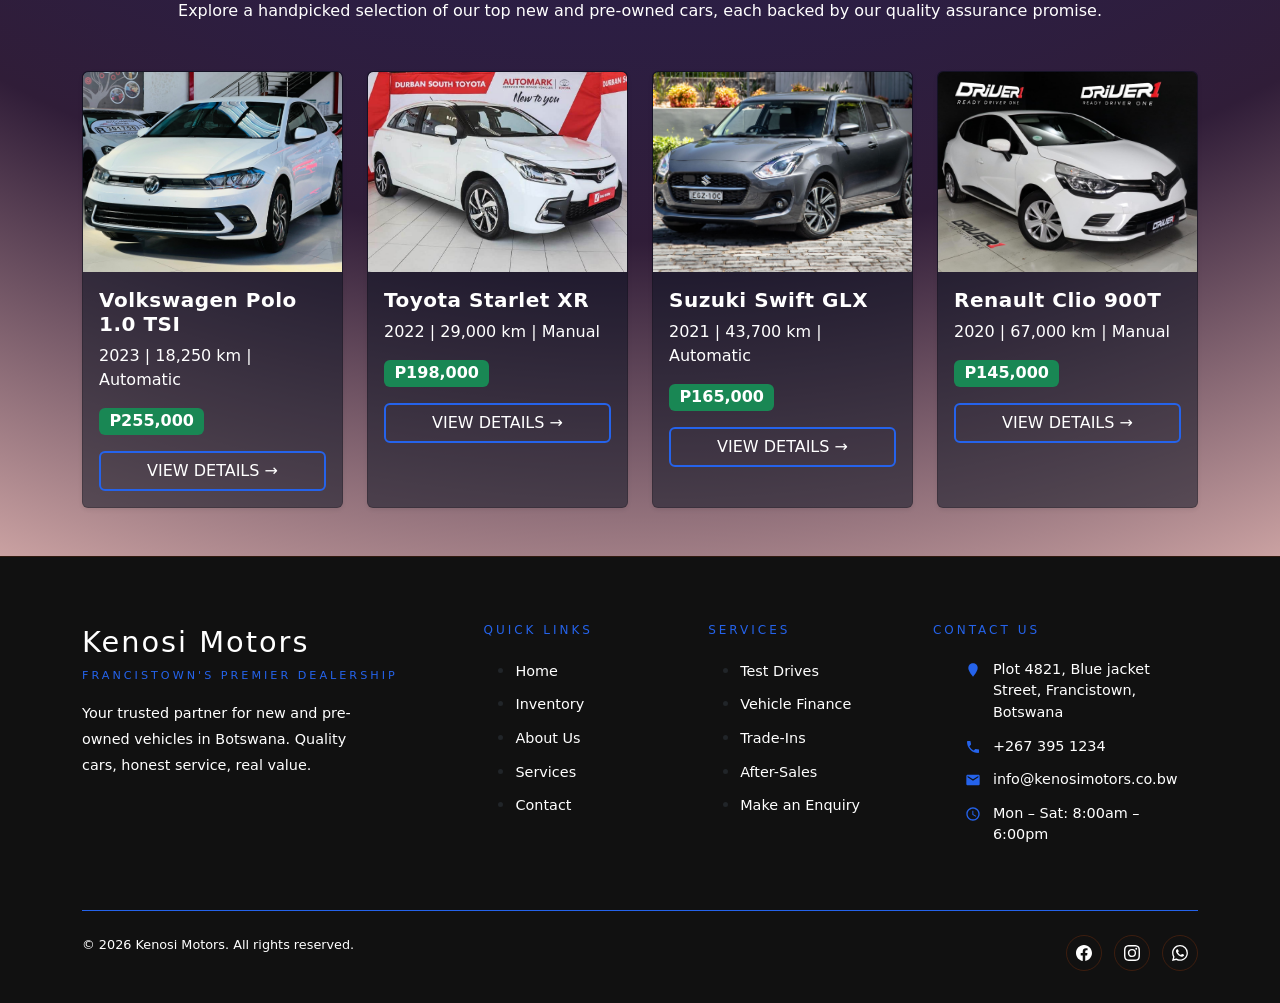
<file: inventory.html>
<!doctype html>
<html lang="en">
  <head>
    <meta charset="utf-8">
    <meta name="viewport" content="width=device-width, initial-scale=1">
    <link rel="shortcut icon" href="Images/Logo.png" type="image/x-icon">
    <link rel="stylesheet" href="CSS/style.css">
    <title>Kenosi Motors | Inventory</title>
    <link href="https://cdn.jsdelivr.net/npm/bootstrap@5.2.3/dist/css/bootstrap.min.css" rel="stylesheet" integrity="sha384-rbsA2VBKQhggwzxH7pPCaAqO46MgnOM80zW1RWuH61DGLwZJEdK2Kadq2F9CUG65" crossorigin="anonymous">
    <style>
      .hero {
        color: #fff;
        text-align: center;
        padding: 4rem 1rem;
        background: url('Images/inventory.jpg');
        background-size: cover;
        background-position: center;
      }
      .hero::before {
        content: "";
        position: absolute;
        top: 0;
        left: 0;
        width: 100%;
        height: 100%;
        background-color: rgba(0, 0, 0, 0.5);
        z-index: 1;
      }
      .hero::before {
        content: "";
        position: absolute;
        top: 0;
        left: 0;
        width: 100%;
        height: 100%;
        background-color: rgba(0, 0, 0, 0.5);
        z-index: 1;
      }
      .hero-content {
        max-width: 100%;
        margin: 0 auto;
      }
    </style>
  </head>
  <body>
    <nav class="navbar navbar-expand-lg">
      <div class="container-fluid">
        <a class="navbar-brand" href="index.html">
          <img src="Images/Logo.png" alt="Kenosi Motors" height="40">
        </a>
        <button class="navbar-toggler" type="button" data-bs-toggle="collapse" data-bs-target="#navbarTogglerDemo02" aria-controls="navbarTogglerDemo02" aria-expanded="false" aria-label="Toggle navigation">
          <span class="navbar-toggler-icon"></span>
        </button>
        <div class="collapse navbar-collapse" id="navbarTogglerDemo02">
          <ul class="navbar-nav me-auto mb-2 mb-lg-0">
            <li class="nav-item">
              <a class="nav-link" href="index.html">Home</a>
            </li>
            <li class="nav-item">
              <a class="nav-link active" aria-current="page" href="inventory.html">Inventory</a>
            </li>
            <li class="nav-item">
              <a class="nav-link" href="AboutUs.html">About Us</a>
            </li>
            <li class="nav-item">
              <a class="nav-link" href="services.html">Services</a>
            </li>
            <li class="nav-item">
              <a class="nav-link" href="Contact.html">Contact</a>
            </li>
            <li class="nav-item">
              <a class="nav-cta" href="feedback.html" >Enquire Now</a>
            </li>
          </ul>
        </div>
      </div>
    </nav>
<!--Hero Section-->
<section class="hero py-2">
  <div class="container">
    <span class="eyebrow">NEW & PRE-OWNED VEHICLES</span>
    <div class="hero-content">
      <h1>Our Inventory</h1>
      <p>Discover your perfect car from our wide selection of quality vehicles.</p>
    </div>
  </div>
</section>
    <!--Content-->
    <div class="container py-5">
      <h1 class="fw-bold text-center">Bakkies</h1>
      <p class="text-center mb-5">Explore a handpicked selection of our top new and pre-owned cars, each backed by our quality assurance promise.</p>
      <div class="row row-cols-1 row-cols-md-2 row-cols-lg-4 g-4">
        <div class="col">
      <div class="card h-100 shadow-sm">
        <img src="Images/gd6.jpg" class="card-img-top" alt="bakkie">
          <div class="card-body">
    <h5 class="card-title">Toyota Hilux 2.8 GD-6</h5>
    <p class="card-text">2022 | 45,000 km | Automatic</p>
    <p><span class="badge bg-success fs-6">P485,000</span></p>
    <a href="#" class="btn btn-outline-primary w-100">View Details →</a>
  </div>
      </div>
    </div>
        <div class="col">
      <div class="card h-100 shadow-sm">
        <img src="Images/ford_ranger.jpg" class="card-img-top" alt="Sedan">
              <div class="card-body">
    <h5 class="card-title">Ford Ranger 2.0 Bi-Turbo</h5>
    <p class="card-text">2021 | 62,300 km | Automatic</p>
    <p><span class="badge bg-success fs-6">P455,000</span></p>
    <a href="#" class="btn btn-outline-primary w-100">View Details →</a>
  </div>
      </div>
    </div>
        <div class="col">
          <div class="card h-100 shadow-sm">
            <img src="Images/isuzu.jpeg" class="card-img-top" alt="Sedan">
              <div class="card-body">
    <h5 class="card-title">Isuzu D-Max 3.0 TD</h5>
    <p class="card-text">2020 | 78,000 km | Manual</p>
    <p><span class="badge bg-success fs-6">P365,000</span></p>
    <a href="#" class="btn btn-outline-primary w-100">View Details →</a>
  </div>
      </div>
    </div>
        <div class="col">
      <div class="card h-100 shadow-sm">
        <img src="Images/Nissan.jpeg" class="card-img-top" alt="Sedan">
    <div class="card-body">
    <h5 class="card-title">Nissan Navara 2.5 SE</h5>
    <p class="card-text">2019 | 91,500 km | Manual</p>
    <p><span class="badge bg-success fs-6">P295,000</span></p>
    <a href="#" class="btn btn-outline-primary w-100">View Details →</a>
  </div>
      </div>
    </div>
  </div>
 </div>

    <div class="b-example-divider"></div>

    <div class="container py-5">
      <h1 class="fw-bold text-center">Suv's</h1>
      <p class="text-center mb-5">Explore a handpicked selection of our top new and pre-owned cars, each backed by our quality assurance promise.</p>
      <div class="row row-cols-1 row-cols-md-2 row-cols-lg-4 g-4">
         <div class="col">
          <div class="card h-100 shadow-sm">
            <img src="Images/fortuner.jpg" class="card-img-top" alt="Sedan">
   <div class="card-body">
    <h5 class="card-title">Toyota Fortuner 2.8 GD-6</h5>
    <p class="card-text">2022 | 39,500 km | Automatic</p>
    <p><span class="badge bg-success fs-6">P575,000</span></p>
    <a href="#" class="btn btn-outline-primary w-100">View Details →</a>
  </div>
      </div>
    </div>
        <div class="col">
      <div class="card h-100 shadow-sm">
        <img src="Images/vw-tiguan-1-4-tsi-r-line-dsg-110kw-2021-id-92564717.jpg" class="card-img-top" alt="Sedan">
          <div class="card-body">
    <h5 class="card-title">Volkswagen Tiguan 1.4 TSI R-Line DSG</h5>
    <p class="card-text">2021 | 51,250 km | Automatic</p>
    <p><span class="badge bg-success fs-6">P450,000</span></p>
    <a href="#" class="btn btn-outline-primary w-100">View Details →</a>
  </div>
      </div>
    </div>
        <div class="col">
      <div class="card h-100 shadow-sm">
        <img src="Images/mazda_cx5.jpeg" class="card-img-top" alt="Sedan">
          <div class="card-body">
    <h5 class="card-title">Mazda CX-5 2.0 Active</h5>
    <p class="card-text">2020 | 74,200 km | Automatic</p>
    <p><span class="badge bg-success fs-6">P315,000</span></p>
    <a href="#" class="btn btn-outline-primary w-100">View Details →</a>
  </div>
      </div>
    </div>
        <div class="col">
      <div class="card h-100 shadow-sm">
        <img src="Images/Hyundai_elite.jpg" class="card-img-top" alt="Sedan">
        <div class="card-body">
    <h5 class="card-title">Hyundai Tucson 2.0 Elite</h5>
    <p class="card-text">2019 | 80,000 km | Automatic</p>
    <p><span class="badge bg-success fs-6">P275,000</span></p>
    <a href="#" class="btn btn-outline-primary w-100">View Details →</a>
  </div>
      </div>
    </div>
      </div>
    </div>
  </div>
 </div>

 <div class="b-example-divider"></div>

 <div class="container py-5">
      <h1 class="fw-bold text-center">Sedans</h1>
      <p class="text-center mb-5">Explore a handpicked selection of our top new and pre-owned cars, each backed by our quality assurance promise.</p>
      <div class="row row-cols-1 row-cols-md-2 row-cols-lg-4 g-4">
        <div class="col">
      <div class="card h-100 shadow-sm">
        <img src="Images/Toyota_corolla.jpeg" class="card-img-top" alt="Sedan">
        <div class="card-body">
    <h5 class="card-title">Toyota Corolla 1.8 Prestige</h5>
    <p class="card-text">2022 | 34,000 km | Automatic</p>
    <p><span class="badge bg-success fs-6">P285,000</span></p>
    <a href="#" class="btn btn-outline-primary w-100">View Details →</a>
  </div>
      </div>
    </div>
        <div class="col">
      <div class="card h-100 shadow-sm">
        <img src="Images/BMW_320i.jpeg" class="card-img-top" alt="Sedan">
        <div class="card-body">
    <h5 class="card-title">BMW 320i M Sport</h5>
    <p class="card-text">2021 | 58,250 km | Automatic</p>
    <p><span class="badge bg-success fs-6">P450,000</span></p>
    <a href="#" class="btn btn-outline-primary w-100">View Details →</a>
  </div>
      </div>
    </div>
        <div class="col">
      <div class="card h-100 shadow-sm">
        <img src="Images/Mercedes_c200.jpeg" class="card-img-top" alt="Sedan">
        <div class="card-body">
    <h5 class="card-title">Mercedes-Benz C200 Avantgarde</h5>
    <p class="card-text">2020 | 66,700 km | Automatic</p>
    <p><span class="badge bg-success fs-6">P465,000</span></p>
    <a href="#" class="btn btn-outline-primary w-100">View Details →</a>
  </div>
      </div>
    </div>
        <div class="col">
      <div class="card h-100 shadow-sm">
        <img src="Images/Honda_civic.jpg" class="card-img-top" alt="Sedan">
        <div class="card-body">
    <h5 class="card-title">Honda Civic 1.5 Turbo</h5>
    <p class="card-text">2019 | 82,000km | Automatic</p>
    <p><span class="badge bg-success fs-6">P254,000</span></p>
    <a href="#" class="btn btn-outline-primary w-100">View Details →</a>
  </div>
      </div>
    </div>
  </div>
 </div>

 <div class="b-example-divider"></div>

 <div class="container py-5">
      <h1 class="fw-bold text-center">Hatchbacks</h1>
      <p class="text-center mb-5">Explore a handpicked selection of our top new and pre-owned cars, each backed by our quality assurance promise.</p>
      <div class="row row-cols-1 row-cols-md-2 row-cols-lg-4 g-4">
        <div class="col">
      <div class="card h-100 shadow-sm">
        <img src="Images/vw_polo.jpg" class="card-img-top" alt="Sedan">
        <div class="card-body">
    <h5 class="card-title">Volkswagen Polo 1.0 TSI</h5>
    <p class="card-text">2023 | 18,250 km | Automatic</p>
    <p><span class="badge bg-success fs-6">P255,000</span></p>
    <a href="#" class="btn btn-outline-primary w-100">View Details →</a>
  </div>
      </div>
    </div>
        <div class="col">
      <div class="card h-100 shadow-sm">
        <img src="Images/Starlet.jpg" class="card-img-top" alt="Sedan">
        <div class="card-body">
    <h5 class="card-title">Toyota Starlet XR</h5>
    <p class="card-text">2022 | 29,000 km | Manual</p>
    <p><span class="badge bg-success fs-6">P198,000</span></p>
    <a href="#" class="btn btn-outline-primary w-100">View Details →</a>
  </div>
      </div>
    </div>
        <div class="col">
      <div class="card h-100 shadow-sm">
        <img src="Images/Suzuki.jpeg" class="card-img-top" alt="Sedan">
        <div class="card-body">
    <h5 class="card-title">Suzuki Swift GLX</h5>
    <p class="card-text">2021 | 43,700 km | Automatic</p>
    <p><span class="badge bg-success fs-6">P165,000</span></p>
    <a href="#" class="btn btn-outline-primary w-100">View Details →</a>
  </div>
      </div>
    </div>
        <div class="col">
      <div class="card h-100 shadow-sm">
        <img src="Images/Renault.jpg" class="card-img-top" alt="Sedan">
        <div class="card-body">
    <h5 class="card-title">Renault Clio 900T</h5>
    <p class="card-text">2020 | 67,000 km | Manual</p>
    <p><span class="badge bg-success fs-6">P145,000</span></p>
    <a href="#" class="btn btn-outline-primary w-100">View Details →</a>
  </div>
      </div>
    </div>
  </div>
 </div>

    <!--Footer-->
<footer class="footer">
  <div class="container">
    <div class="footer-grid">
      <div class="footer-brand">
        <div class="name">Kenosi Motors</div>
        <div class="tagline">Francistown's Premier Dealership</div>
        <p>Your trusted partner for new and pre-owned vehicles in Botswana. Quality cars, honest service, real value.</p>
      </div>
      <div>
        <div class="footer-heading">Quick Links</div>
        <ul class="footer-links">
          <li><a href="index.html">Home</a></li>
          <li><a href="inventory.html">Inventory</a></li>
          <li><a href="AboutUs.html">About Us</a></li>
          <li><a href="services.html">Services</a></li>
          <li><a href="Contact.html">Contact</a></li>
        </ul>
      </div>
      <div>
        <div class="footer-heading">Services</div>
        <ul class="footer-links">
          <li><a href="services.html">Test Drives</a></li>
          <li><a href="services.html">Vehicle Finance</a></li>
          <li><a href="services.html">Trade-Ins</a></li>
          <li><a href="services.html">After-Sales</a></li>
          <li><a href="feedback.html">Make an Enquiry</a></li>
        </ul>
      </div>
      <div>
        <div class="footer-heading">Contact Us</div>
        <ul class="footer-contact">
          <li>
            <svg class="icon" viewBox="0 0 24 24" fill="currentColor"><path d="M12 2C8.13 2 5 5.13 5 9c0 5.25 7 13 7 13s7-7.75 7-13c0-3.87-3.13-7-7-7z"/></svg>
            Plot 4821, Blue jacket Street, Francistown, Botswana
          </li>
          <li>
            <svg class="icon" viewBox="0 0 24 24" fill="currentColor"><path d="M6.62 10.79c1.44 2.83 3.76 5.14 6.59 6.59l2.2-2.2c.27-.27.67-.36 1.02-.24 1.12.37 2.33.57 3.57.57.55 0 1 .45 1 1V20c0 .55-.45 1-1 1-9.39 0-17-7.61-17-17 0-.55.45-1 1-1h3.5c.55 0 1 .45 1 1 0 1.25.2 2.45.57 3.57.11.35.03.74-.25 1.02l-2.2 2.2z"/></svg>
            +267 395 1234
          </li>
          <li>
            <svg class="icon" viewBox="0 0 24 24" fill="currentColor"><path d="M20 4H4c-1.1 0-1.99.9-1.99 2L2 18c0 1.1.9 2 2 2h16c1.1 0 2-.9 2-2V6c0-1.1-.9-2-2-2zm0 4l-8 5-8-5V6l8 5 8-5v2z"/></svg>
            info@kenosimotors.co.bw
          </li>
          <li>
            <svg class="icon" viewBox="0 0 24 24" fill="currentColor"><path d="M11.99 2C6.47 2 2 6.48 2 12s4.47 10 9.99 10C17.52 22 22 17.52 22 12S17.52 2 11.99 2zM12 20c-4.42 0-8-3.58-8-8s3.58-8 8-8 8 3.58 8 8-3.58 8-8 8zm.5-13H11v6l5.25 3.15.75-1.23-4.5-2.67V7z"/></svg>
            Mon – Sat: 8:00am – 6:00pm
          </li>
        </ul>
      </div>
    </div>
    <div class="footer-bottom">
      <p>© 2026 Kenosi Motors. All rights reserved.</p>
      <div class="social-links">
        <a href="#" aria-label="Facebook">
          <svg xmlns="http://www.w3.org/2000/svg" width="16" height="16" fill="currentColor" class="bi bi-facebook" viewBox="0 0 16 16">
            <path d="M16 8.049c0-4.446-3.582-8.05-8-8.05C3.58 0-.002 3.603-.002 8.05c0 4.017 2.926 7.347 6.75 7.951v-5.625h-2.03V8.05H6.75V6.275c0-2.017 1.195-3.131 3.022-3.131.876 0 1.791.157 1.791.157v1.98h-1.009c-.993 0-1.303.621-1.303 1.258v1.51h2.218l-.354 2.326H9.25V16c3.824-.604 6.75-3.934 6.75-7.951"/>
          </svg>
        </a>
        <a href="#" aria-label="Instagram">
          <svg xmlns="http://www.w3.org/2000/svg" width="16" height="16" fill="currentColor" class="bi bi-instagram" viewBox="0 0 16 16">
            <path d="M8 0C5.829 0 5.556.01 4.703.048 3.85.088 3.269.222 2.76.42a3.9 3.9 0 0 0-1.417.923A3.9 3.9 0 0 0 .42 2.76C.222 3.268.087 3.85.048 4.7.01 5.555 0 5.827 0 8.001c0 2.172.01 2.444.048 3.297.04.852.174 1.433.372 1.942.205.526.478.972.923 1.417.444.445.89.719 1.416.923.51.198 1.09.333 1.942.372C5.555 15.99 5.827 16 8 16s2.444-.01 3.298-.048c.851-.04 1.434-.174 1.943-.372a3.9 3.9 0 0 0 1.416-.923c.445-.445.718-.891.923-1.417.197-.509.332-1.09.372-1.942C15.99 10.445 16 10.173 16 8s-.01-2.445-.048-3.299c-.04-.851-.175-1.433-.372-1.941a3.9 3.9 0 0 0-.923-1.417A3.9 3.9 0 0 0 13.24.42c-.51-.198-1.092-.333-1.943-.372C10.443.01 10.172 0 7.998 0zm-.717 1.442h.718c2.136 0 2.389.007 3.232.046.78.035 1.204.166 1.486.275.373.145.64.319.92.599s.453.546.598.92c.11.281.24.705.275 1.485.039.843.047 1.096.047 3.231s-.008 2.389-.047 3.232c-.035.78-.166 1.203-.275 1.485a2.5 2.5 0 0 1-.599.919c-.28.28-.546.453-.92.598-.28.11-.704.24-1.485.276-.843.038-1.096.047-3.232.047s-2.39-.009-3.233-.047c-.78-.036-1.203-.166-1.485-.276a2.5 2.5 0 0 1-.92-.598 2.5 2.5 0 0 1-.6-.92c-.109-.281-.24-.705-.275-1.485-.038-.843-.046-1.096-.046-3.233s.008-2.388.046-3.231c.036-.78.166-1.204.276-1.486.145-.373.319-.64.599-.92s.546-.453.92-.598c.282-.11.705-.24 1.485-.276.738-.034 1.024-.044 2.515-.045zm4.988 1.328a.96.96 0 1 0 0 1.92.96.96 0 0 0 0-1.92m-4.27 1.122a4.109 4.109 0 1 0 0 8.217 4.109 4.109 0 0 0 0-8.217m0 1.441a2.667 2.667 0 1 1 0 5.334 2.667 2.667 0 0 1 0-5.334"/>
          </svg></a>
        <a href="#" aria-label="WhatsApp">
          <svg xmlns="http://www.w3.org/2000/svg" width="16" height="16" fill="currentColor" class="bi bi-whatsapp" viewBox="0 0 16 16">
            <path d="M13.601 2.326A7.85 7.85 0 0 0 7.994 0C3.627 0 .068 3.558.064 7.926c0 1.399.366 2.76 1.057 3.965L0 16l4.204-1.102a7.9 7.9 0 0 0 3.79.965h.004c4.368 0 7.926-3.558 7.93-7.93A7.9 7.9 0 0 0 13.6 2.326zM7.994 14.521a6.6 6.6 0 0 1-3.356-.92l-.24-.144-2.494.654.666-2.433-.156-.251a6.56 6.56 0 0 1-1.007-3.505c0-3.626 2.957-6.584 6.591-6.584a6.56 6.56 0 0 1 4.66 1.931 6.56 6.56 0 0 1 1.928 4.66c-.004 3.639-2.961 6.592-6.592 6.592m3.615-4.934c-.197-.099-1.17-.578-1.353-.646-.182-.065-.315-.099-.445.099-.133.197-.513.646-.627.775-.114.133-.232.148-.43.05-.197-.1-.836-.308-1.592-.985-.59-.525-.985-1.175-1.103-1.372-.114-.198-.011-.304.088-.403.087-.088.197-.232.296-.346.1-.114.133-.198.198-.33.065-.134.034-.248-.015-.347-.05-.099-.445-1.076-.612-1.47-.16-.389-.323-.335-.445-.34-.114-.007-.247-.007-.38-.007a.73.73 0 0 0-.529.247c-.182.198-.691.677-.691 1.654s.71 1.916.81 2.049c.098.133 1.394 2.132 3.383 2.992.47.205.84.326 1.129.418.475.152.904.129 1.246.08.38-.058 1.171-.48 1.338-.943.164-.464.164-.86.114-.943-.049-.084-.182-.133-.38-.232"/>
          </svg>
        </a>
      </div>
    </div>
  </div>
</footer>

    <script src="Javascript/"></script>
    <link href="https://cdn.jsdelivr.net/npm/bootstrap@5.3.2/dist/css/bootstrap.min.css" rel="stylesheet">
<script src="https://cdn.jsdelivr.net/npm/bootstrap@5.3.2/dist/js/bootstrap.bundle.min.js"></script>
  </body>
</html>
</file>
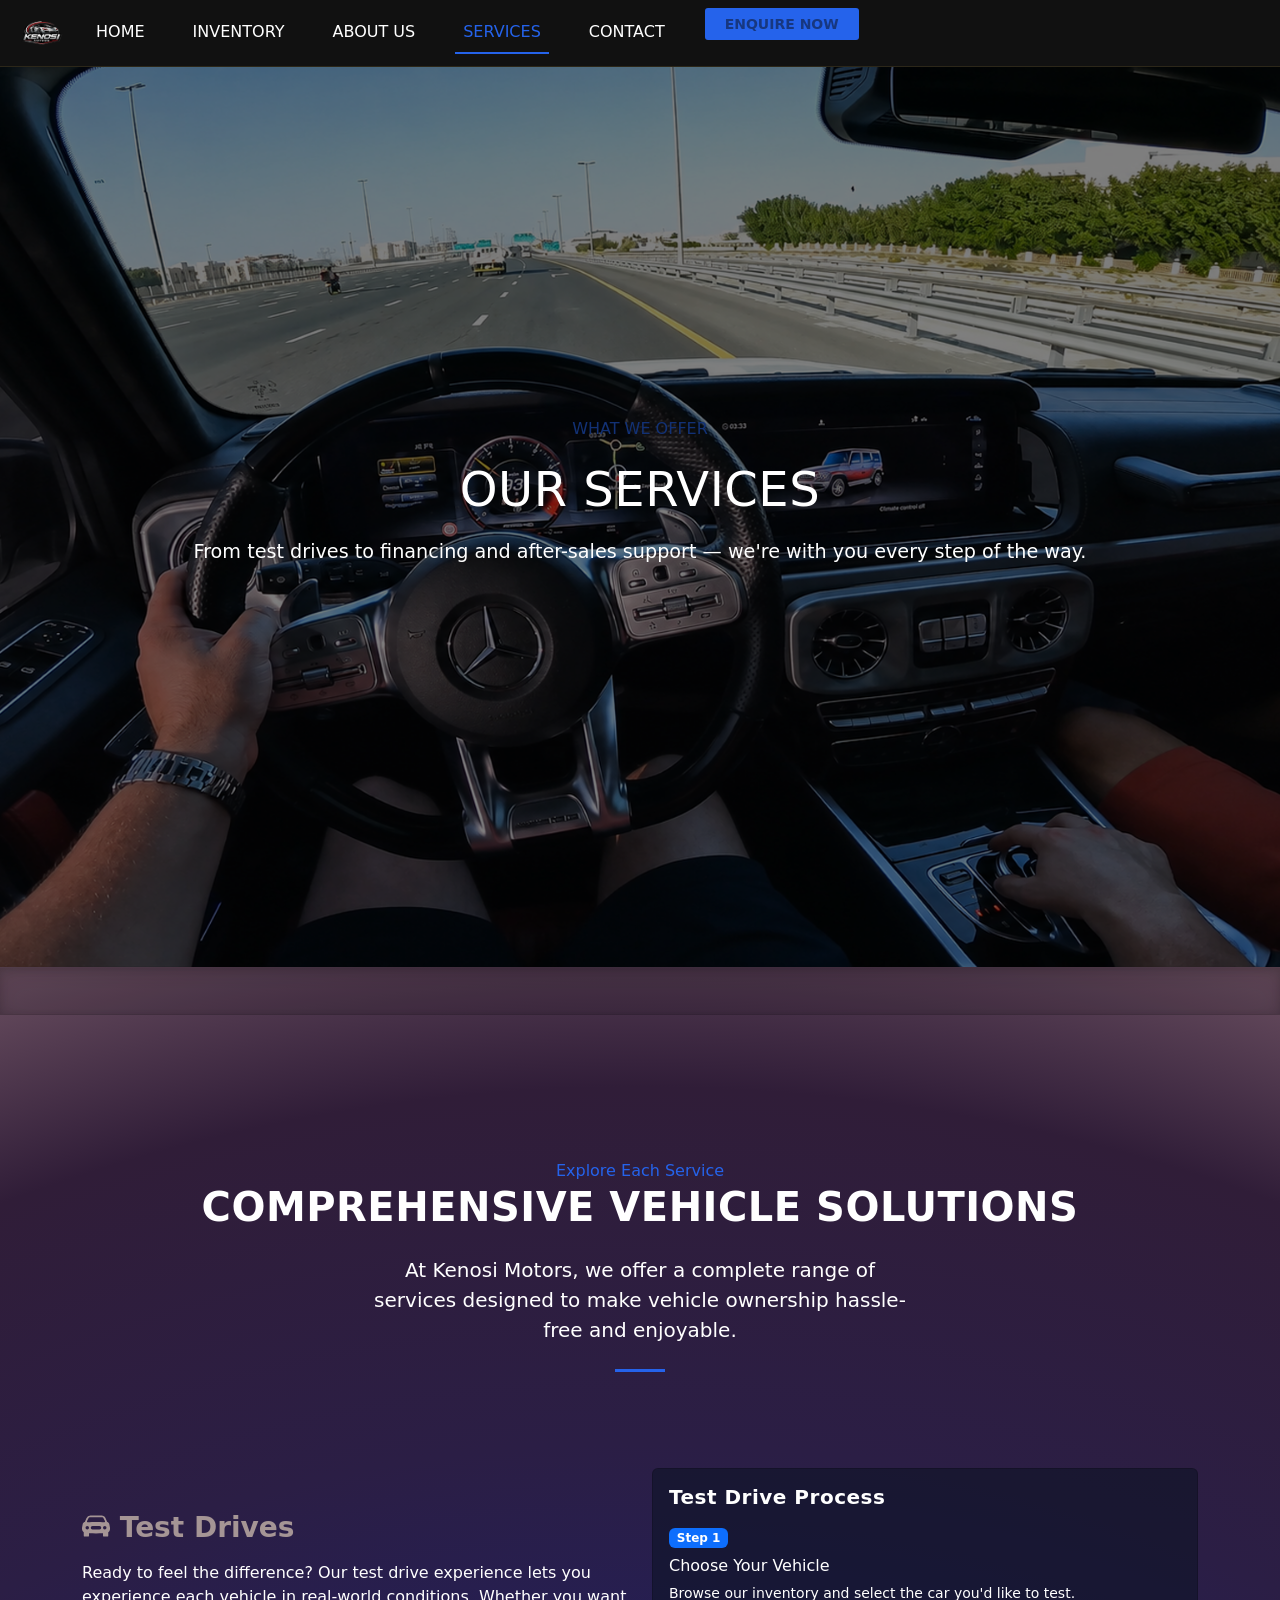
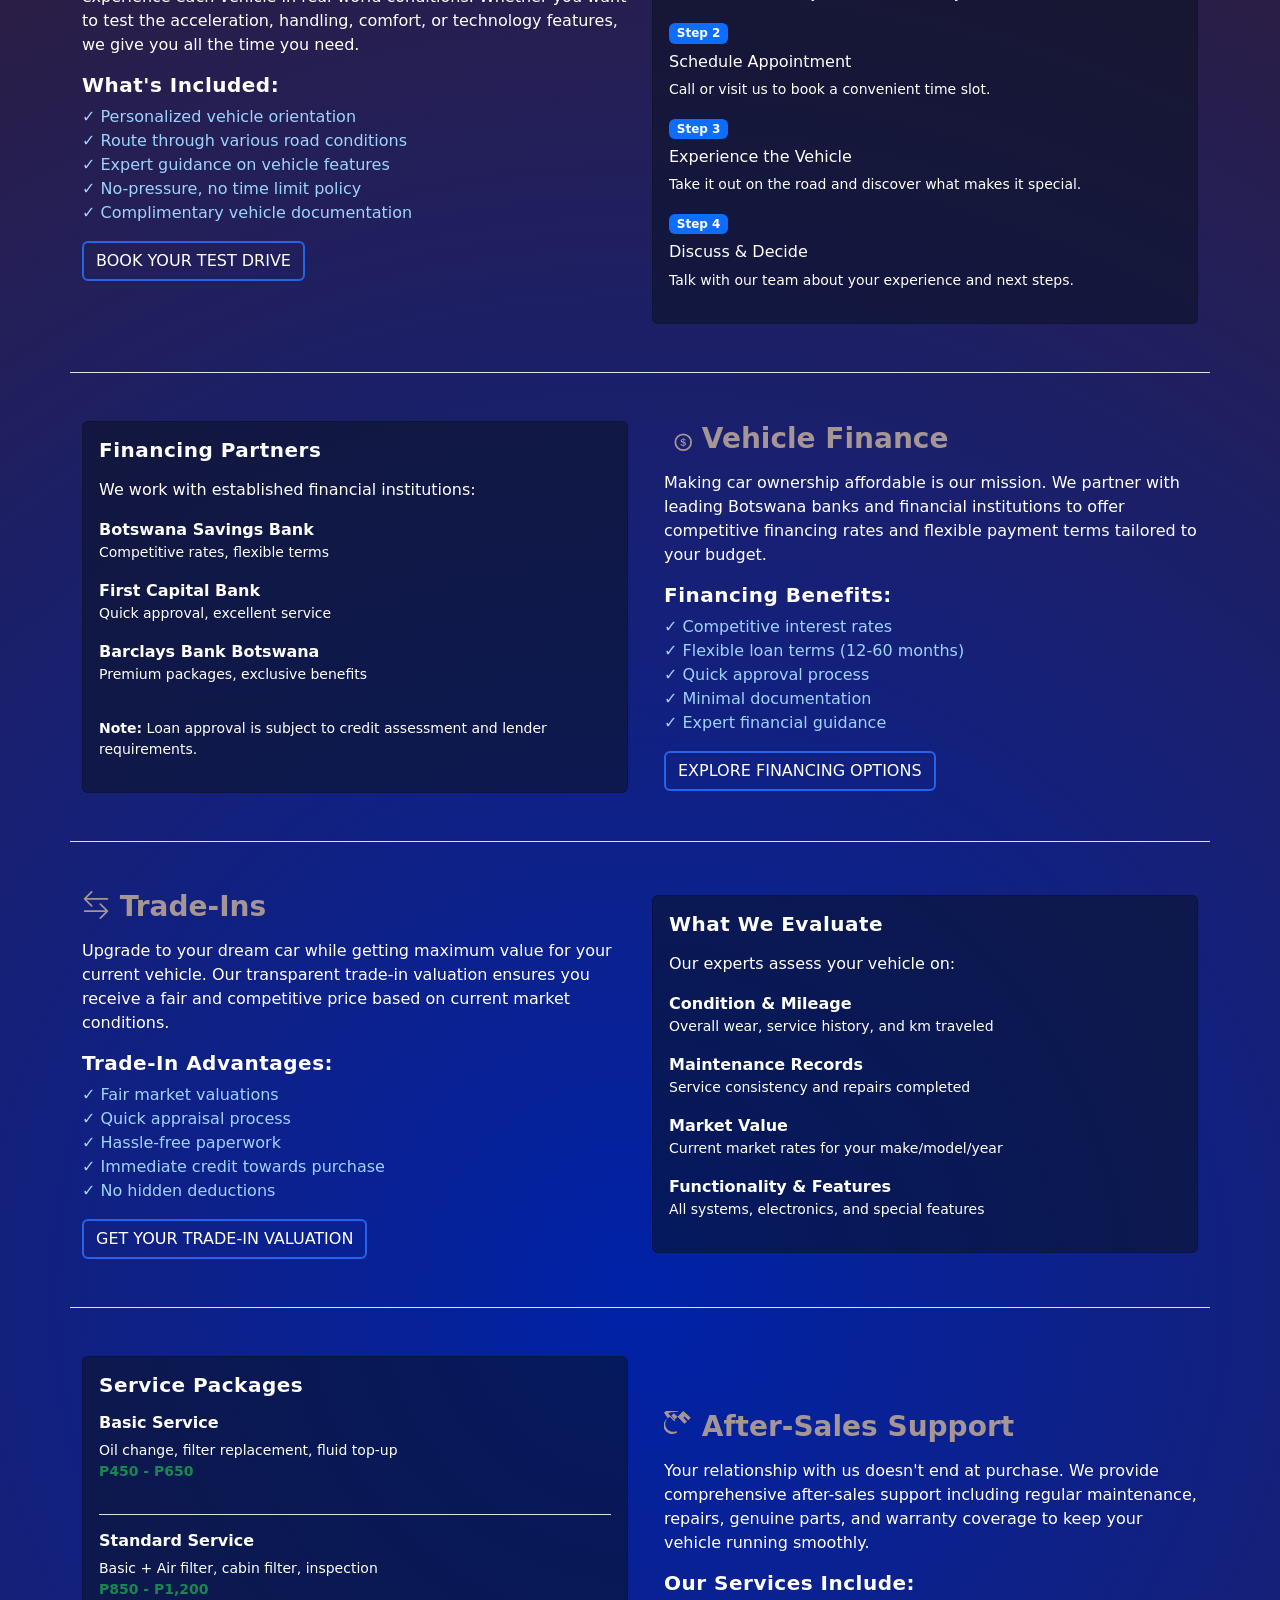
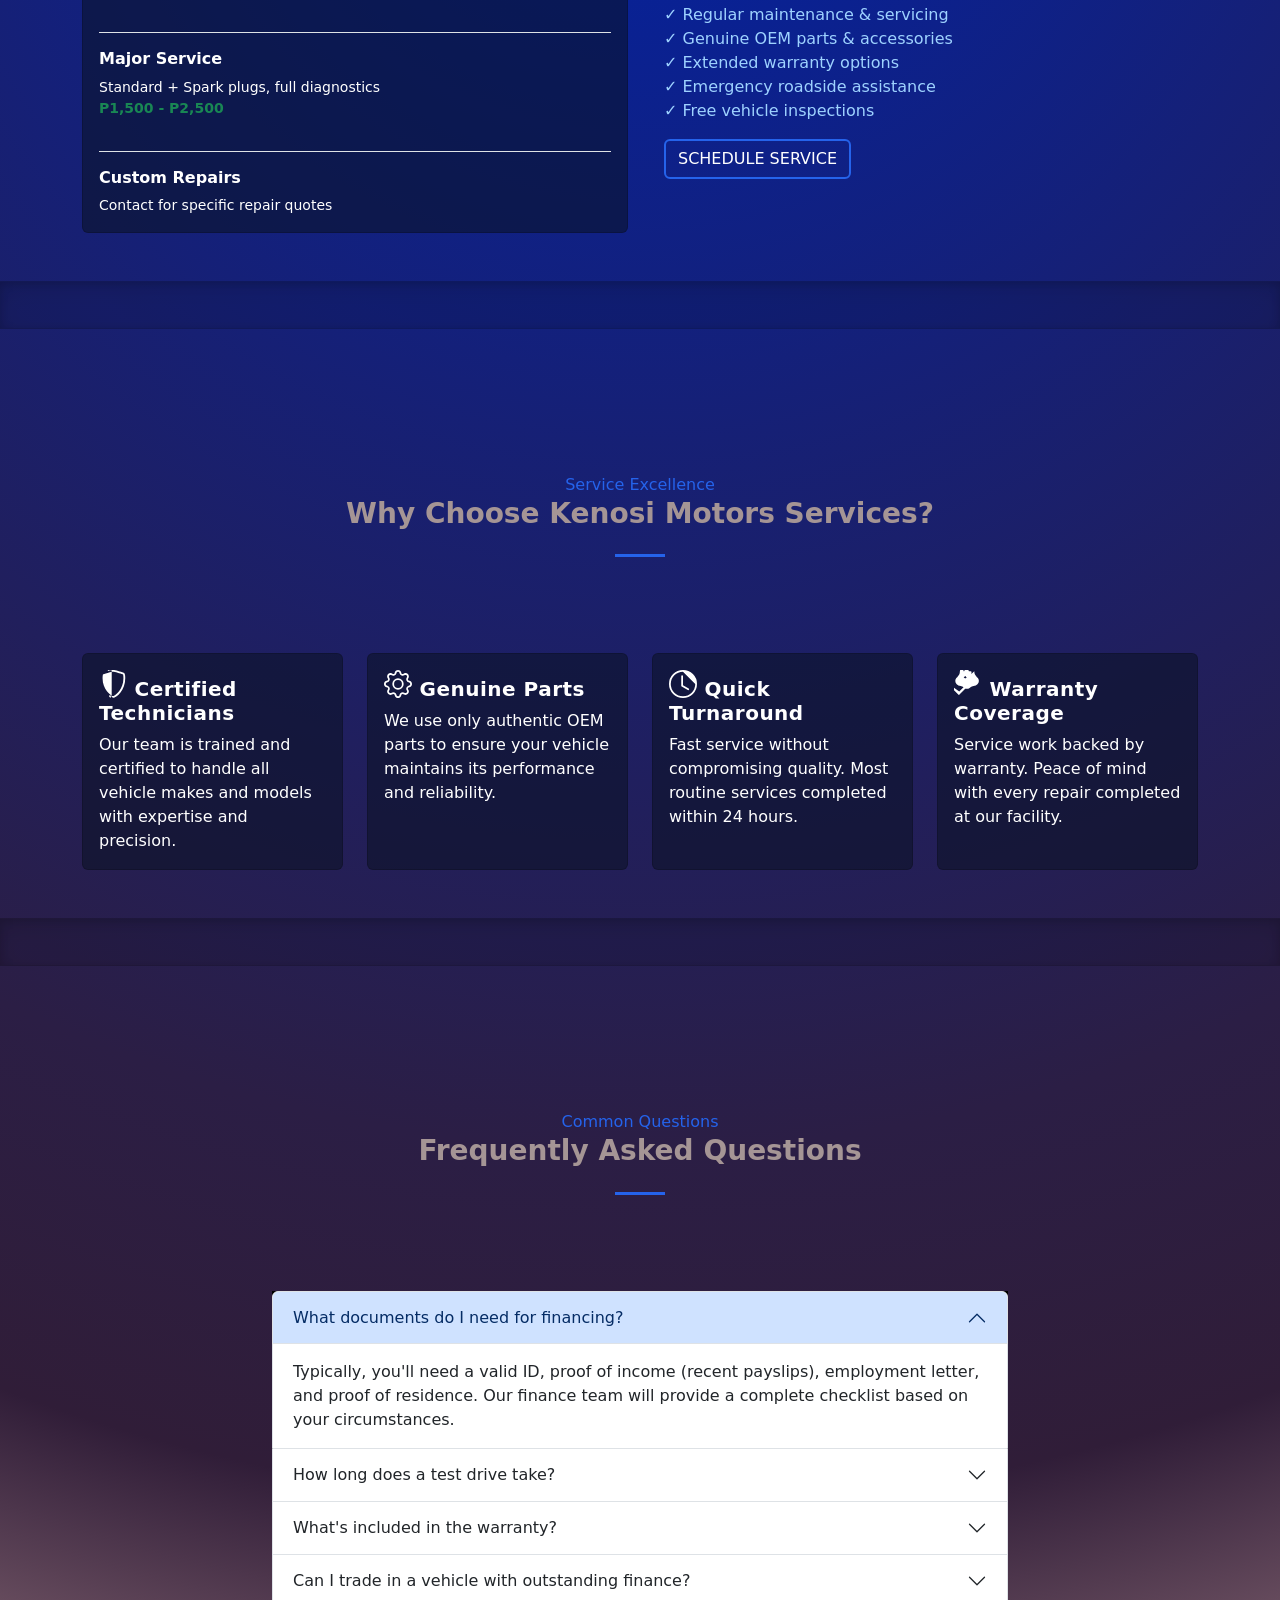
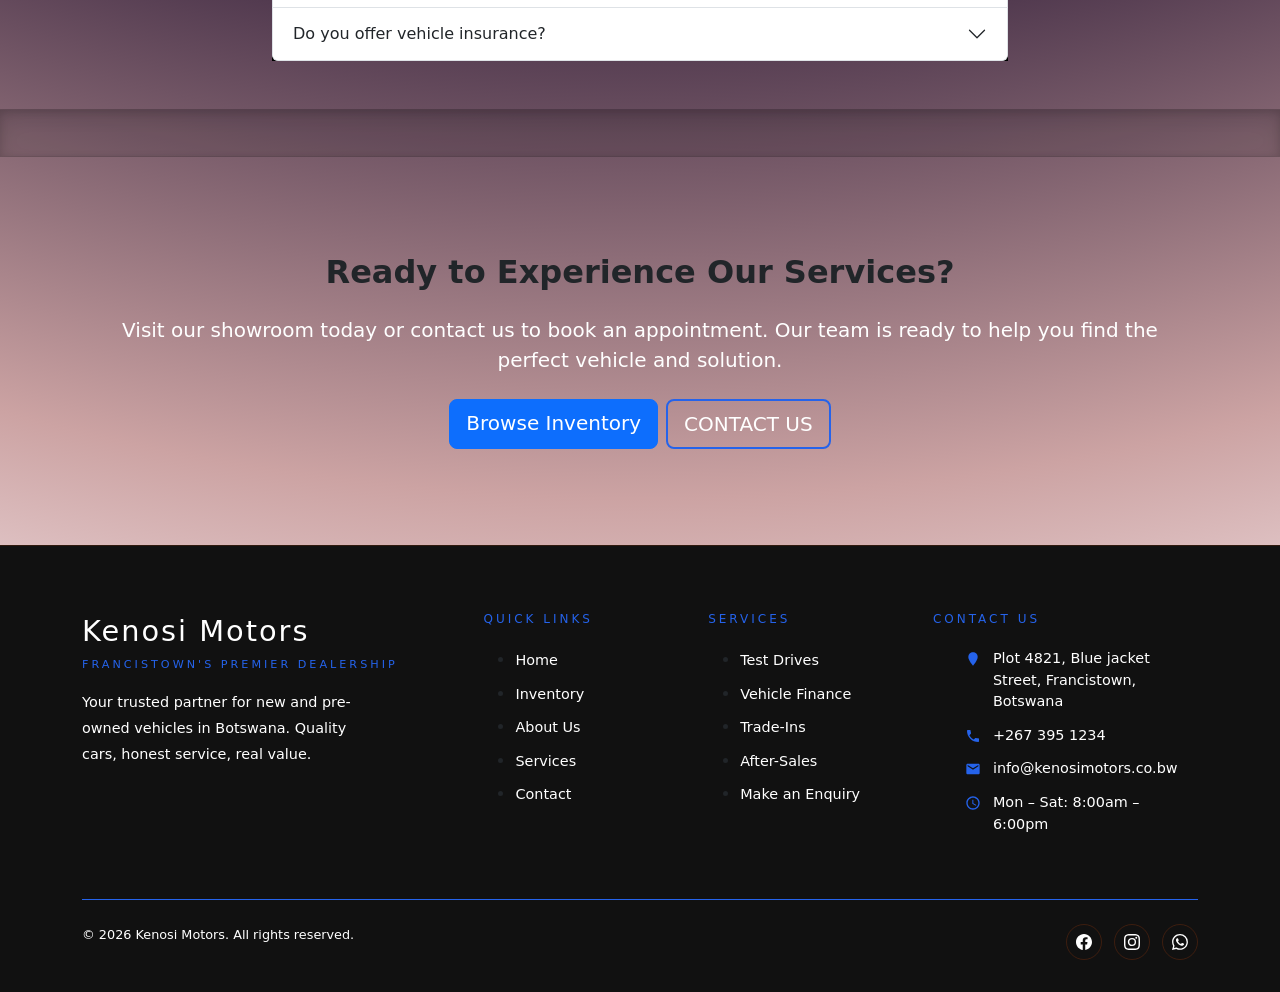
<file: services.html>
<!doctype html>
<html lang="en">
  <head>
    <meta charset="utf-8">
    <meta name="viewport" content="width=device-width, initial-scale=1">
    <link rel="shortcut icon" href="Images/Logo.png" type="image/x-icon">
    <link rel="stylesheet" href="CSS/style.css">
    <title>Kenosi Motors | Services</title>
    <link href="https://cdn.jsdelivr.net/npm/bootstrap@5.2.3/dist/css/bootstrap.min.css" rel="stylesheet" integrity="sha384-rbsA2VBKQhggwzxH7pPCaAqO46MgnOM80zW1RWuH61DGLwZJEdK2Kadq2F9CUG65" crossorigin="anonymous">
    <style>
      .hero {
        color: #fff;
        text-align: center;
        padding: 4rem 1rem;
        background: url('Images/test-drive.png');
        background-size: cover;
        background-position: center;
      }
      .hero::before {
        content: "";
        position: absolute;
        top: 0;
        left: 0;
        width: 100%;
        height: 100%;
        background-color: rgba(0, 0, 0, 0.5);
        z-index: 1;
      }
      .hero-content {
        max-width: 100%;
        margin: 0 auto;
      }
      h6{
        color: #ffffff !important;
      }
      strong{
        color: #ffffff !important;
      }
      .accordion{
        background: #000000 !important;
      }
    </style>
  </head>
  <body>
    <nav class="navbar navbar-expand-lg">
      <div class="container-fluid">
        <a class="navbar-brand" href="index.html">
          <img src="Images/Logo.png" alt="Kenosi Motors" height="40">
        </a>
        <button class="navbar-toggler" type="button" data-bs-toggle="collapse" data-bs-target="#navbarTogglerDemo02" aria-controls="navbarTogglerDemo02" aria-expanded="false" aria-label="Toggle navigation">
          <span class="navbar-toggler-icon"></span>
        </button>
        <div class="collapse navbar-collapse" id="navbarTogglerDemo02">
          <ul class="navbar-nav me-auto mb-2 mb-lg-0">
            <li class="nav-item">
              <a class="nav-link" href="index.html">Home</a>
            </li>
            <li class="nav-item">
              <a class="nav-link"  href="Inventory.html">Inventory</a>
            </li>
            <li class="nav-item">
              <a class="nav-link" href="AboutUs.html">About Us</a>
            </li>
            <li class="nav-item">
              <a class="nav-link active" aria-current="page" href="Services.html">Services</a>
            </li>
            <li class="nav-item">
              <a class="nav-link" href="Contact.html">Contact</a>
            </li>
            <li class="nav-item">
              <a class="nav-cta" href="feedback.html" >Enquire Now</a>
            </li>
          </ul>
        </div>
      </div>
    </nav>

<!--Hero Section-->
<section class="hero py-2">
  <div class="container">
    <span class="eyebrow">WHAT WE OFFER</span>
    <div class="hero-content">
      <h1>Our Services</h1>
      <p>From test drives to financing and after-sales support — we're with you every step of the way.</p>
    </div>
  </div>
</section>


    <div class="b-example-divider"></div>

    <!-- Detailed Services Section -->
    <div class="container py-5">
      <div class="px-4 py-5 my-5 text-center">
        <span class="eyebrow">Explore Each Service</span>
        <h1 class="fw-bold mb-4">Comprehensive Vehicle Solutions</h1>
        <p class="lead mb-4 col-lg-6 mx-auto">At Kenosi Motors, we offer a complete range of services designed to make vehicle ownership hassle-free and enjoyable.</p>
        <div class="blue-line"></div>
      </div>
      
      <!-- Test Drive Service -->
      <div class="row align-items-center mb-5 pb-5 border-bottom">
        <div class="col-lg-6 mb-4 mb-lg-0">
          <h3 class="fw-bold mb-3">
            <svg xmlns="http://www.w3.org/2000/svg" width="28" height="28" fill="currentColor" class="bi bi-car-front-fill" viewBox="0 0 16 16">
              <path d="M2.52 3.515A2.5 2.5 0 0 1 4.82 2h6.362c1 0 1.904.596 2.298 1.515l.792 1.848c.075.175.21.319.38.404.5.25.855.715.965 1.262l.335 1.679q.05.242.049.49v.413c0 .814-.39 1.543-1 1.997V13.5a.5.5 0 0 1-.5.5h-2a.5.5 0 0 1-.5-.5v-1.338c-1.292.048-2.745.088-4 .088s-2.708-.04-4-.088V13.5a.5.5 0 0 1-.5.5h-2a.5.5 0 0 1-.5-.5v-1.892c-.61-.454-1-1.183-1-1.997v-.413a2.5 2.5 0 0 1 .049-.49l.335-1.68c.11-.546.465-1.012.964-1.261a.8.8 0 0 0 .381-.404l.792-1.848ZM3 10a1 1 0 1 0 0-2 1 1 0 0 0 0 2m10 0a1 1 0 1 0 0-2 1 1 0 0 0 0 2M6 8a1 1 0 0 0 0 2h4a1 1 0 1 0 0-2zM2.906 5.189a.51.51 0 0 0 .497.731c.91-.073 3.35-.17 4.597-.17s3.688.097 4.597.17a.51.51 0 0 0 .497-.731l-.956-1.913A.5.5 0 0 0 11.691 3H4.309a.5.5 0 0 0-.447.276L2.906 5.19Z"/>
            </svg>
            Test Drives
          </h3>
          <p class="mb-3">Ready to feel the difference? Our test drive experience lets you experience each vehicle in real-world conditions. Whether you want to test the acceleration, handling, comfort, or technology features, we give you all the time you need.</p>
          <h5 class="fw-bold mb-2">What's Included:</h5>
          <ul class="list-unstyled mb-3">
            <li>✓ Personalized vehicle orientation</li>
            <li>✓ Route through various road conditions</li>
            <li>✓ Expert guidance on vehicle features</li>
            <li>✓ No-pressure, no time limit policy</li>
            <li>✓ Complimentary vehicle documentation</li>
          </ul>
          <a href="feedback.html" class="btn btn-outline-primary">Book Your Test Drive</a>
        </div>
        <div class="col-lg-6">
          <div class="card">
            <div class="card-body">
              <h5 class="card-title fw-bold mb-3">Test Drive Process</h5>
              <div class="mb-3">
                <span class="badge bg-primary mb-2">Step 1</span>
                <h6>Choose Your Vehicle</h6>
                <p class="small text">Browse our inventory and select the car you'd like to test.</p>
              </div>
              <div class="mb-3">
                <span class="badge bg-primary mb-2">Step 2</span>
                <h6>Schedule Appointment</h6>
                <p class="small text">Call or visit us to book a convenient time slot.</p>
              </div>
              <div class="mb-3">
                <span class="badge bg-primary mb-2">Step 3</span>
                <h6>Experience the Vehicle</h6>
                <p class="small text">Take it out on the road and discover what makes it special.</p>
              </div>
              <div>
                <span class="badge bg-primary mb-2">Step 4</span>
                <h6>Discuss & Decide</h6>
                <p class="small text">Talk with our team about your experience and next steps.</p>
              </div>
            </div>
          </div>
        </div>
      </div>

      <!-- Vehicle Finance Service -->
      <div class="row align-items-center mb-5 pb-5 border-bottom flex-row-reverse">
        <div class="col-lg-6 mb-4 mb-lg-0 ps-lg-4">
          <h3 class="fw-bold mb-3">
            <svg xmlns="http://www.w3.org/2000/svg" width="28" height="28" fill="currentColor" class="bi bi-cash-coin" viewBox="0 0 16 16">
              <path fill-rule="evenodd" d="M11 15a4 4 0 1 0 0-8 4 4 0 0 0 0 8m5-4a5 5 0 1 1-10 0 5 5 0 0 1 10 0"/>
              <path d="M9.438 11.944c.047.596.518 1.06 1.363 1.116v.44h.375v-.443c.875-.061 1.386-.529 1.386-1.207 0-.618-.39-.936-1.09-1.1l-.296-.07v-1.2c.376.043.614.248.671.532h.658c-.047-.575-.54-1.024-1.329-1.073V8.5h-.375v.45c-.747.073-1.255.522-1.255 1.158 0 .562.378.92 1.007 1.066l.248.061v1.272c-.384-.058-.639-.27-.696-.563h-.668zm1.36-1.354c-.369-.085-.569-.26-.569-.522 0-.294.216-.514.572-.578v1.1zm.432.746c.449.104.655.272.655.569 0 .339-.257.571-.709.614v-1.195z"/>
            </svg>
            Vehicle Finance
          </h3>
          <p class="mb-3">Making car ownership affordable is our mission. We partner with leading Botswana banks and financial institutions to offer competitive financing rates and flexible payment terms tailored to your budget.</p>
          <h5 class="fw-bold mb-2">Financing Benefits:</h5>
          <ul class="list-unstyled mb-3">
            <li>✓ Competitive interest rates</li>
            <li>✓ Flexible loan terms (12-60 months)</li>
            <li>✓ Quick approval process</li>
            <li>✓ Minimal documentation</li>
            <li>✓ Expert financial guidance</li>
          </ul>
          <a href="contact.html" class="btn btn-outline-primary">Explore Financing Options</a>
        </div>
        <div class="col-lg-6">
          <div class="card">
            <div class="card-body">
              <h5 class="card-title fw-bold mb-3">Financing Partners</h5>
              <p class="text mb-3">We work with established financial institutions:</p>
              <div class="mb-2">
                <strong>Botswana Savings Bank</strong>
                <p class="small text">Competitive rates, flexible terms</p>
              </div>
              <div class="mb-2">
                <strong>First Capital Bank</strong>
                <p class="small text">Quick approval, excellent service</p>
              </div>
              <div class="mb-2">
                <strong>Barclays Bank Botswana</strong>
                <p class="small text">Premium packages, exclusive benefits</p>
              </div>
              <hr>
              <p class="small"><strong>Note:</strong> Loan approval is subject to credit assessment and lender requirements.</p>
            </div>
          </div>
        </div>
      </div>

      <!-- Trade-In Service -->
      <div class="row align-items-center mb-5 pb-5 border-bottom">
        <div class="col-lg-6 mb-4 mb-lg-0">
          <h3 class="fw-bold mb-3">
            <svg xmlns="http://www.w3.org/2000/svg" width="28" height="28" fill="currentColor" class="bi bi-arrow-left-right" viewBox="0 0 16 16">
              <path fill-rule="evenodd" d="M1 11.5a.5.5 0 0 0 .5.5h11.793l-3.147 3.146a.5.5 0 0 0 .708.708l4-4a.5.5 0 0 0 0-.708l-4-4a.5.5 0 0 0-.708.708L13.293 11H1.5a.5.5 0 0 0-.5.5m14-7a.5.5 0 0 1-.5.5H2.707l3.147 3.146a.5.5 0 1 1-.708.708l-4-4a.5.5 0 0 1 0-.708l4-4a.5.5 0 1 1 .708.708L2.707 4H14.5a.5.5 0 0 1 .5.5"/>
            </svg>
            Trade-Ins
          </h3>
          <p class="mb-3">Upgrade to your dream car while getting maximum value for your current vehicle. Our transparent trade-in valuation ensures you receive a fair and competitive price based on current market conditions.</p>
          <h5 class="fw-bold mb-2">Trade-In Advantages:</h5>
          <ul class="list-unstyled mb-3">
            <li>✓ Fair market valuations</li>
            <li>✓ Quick appraisal process</li>
            <li>✓ Hassle-free paperwork</li>
            <li>✓ Immediate credit towards purchase</li>
            <li>✓ No hidden deductions</li>
          </ul>
          <a href="contact.html" class="btn btn-outline-primary">Get Your Trade-In Valuation</a>
        </div>
        <div class="col-lg-6">
          <div class="card">
            <div class="card-body">
              <h5 class="card-title fw-bold mb-3">What We Evaluate</h5>
              <p class="text mb-3">Our experts assess your vehicle on:</p>
              <div class="mb-2">
                <strong>Condition & Mileage</strong>
                <p class="small text">Overall wear, service history, and km traveled</p>
              </div>
              <div class="mb-2">
                <strong>Maintenance Records</strong>
                <p class="small text">Service consistency and repairs completed</p>
              </div>
              <div class="mb-2">
                <strong>Market Value</strong>
                <p class="small text">Current market rates for your make/model/year</p>
              </div>
              <div class="mb-2">
                <strong>Functionality & Features</strong>
                <p class="small text">All systems, electronics, and special features</p>
              </div>
            </div>
          </div>
        </div>
      </div>

      <!-- After-Sales Service -->
      <div class="row align-items-center flex-row-reverse">
        <div class="col-lg-6 mb-4 mb-lg-0 ps-lg-4">
          <h3 class="fw-bold mb-3">
            <svg xmlns="http://www.w3.org/2000/svg" width="28" height="28" fill="currentColor" class="bi bi-tools" viewBox="0 0 16 16">
              <path d="M1 0 0 1l2.2 3.081A4.5 4.5 0 0 0 7 12.5a.5.5 0 0 0 0-1A3.5 3.5 0 0 1 3.357 3.357L5.5 5.5a.5.5 0 1 0 .707-.707L4.207 2.707l1.414-1.414L6.414 2l5 5q.142.142.357.357l1.414-1.414-2.121-2.121.707-.707 2.121 2.121 1.414-1.414L11 0l-5 5-3.5-3.5.707-.707L8.293.293 6.172-1.828 5.5 0 1 0Z"/>
            </svg>
            After-Sales Support
          </h3>
          <p class="mb-3">Your relationship with us doesn't end at purchase. We provide comprehensive after-sales support including regular maintenance, repairs, genuine parts, and warranty coverage to keep your vehicle running smoothly.</p>
          <h5 class="fw-bold mb-2">Our Services Include:</h5>
          <ul class="list-unstyled mb-3">
            <li>✓ Regular maintenance & servicing</li>
            <li>✓ Genuine OEM parts & accessories</li>
            <li>✓ Extended warranty options</li>
            <li>✓ Emergency roadside assistance</li>
            <li>✓ Free vehicle inspections</li>
          </ul>
          <a href="contact.html" class="btn btn-outline-primary">Schedule Service</a>
        </div>
        <div class="col-lg-6">
          <div class="card">
            <div class="card-body">
              <h5 class="card-title fw-bold mb-3">Service Packages</h5>
              <div class="mb-3 pb-3 border-bottom">
                <h6 class="fw-bold">Basic Service</h6>
                <p class="small text mb-0">Oil change, filter replacement, fluid top-up</p>
                <p class="small text-success fw-bold">P450 - P650</p>
              </div>
              <div class="mb-3 pb-3 border-bottom">
                <h6 class="fw-bold">Standard Service</h6>
                <p class="small text mb-0">Basic + Air filter, cabin filter, inspection</p>
                <p class="small text-success fw-bold">P850 - P1,200</p>
              </div>
              <div class="mb-3 pb-3 border-bottom">
                <h6 class="fw-bold">Major Service</h6>
                <p class="small text mb-0">Standard + Spark plugs, full diagnostics</p>
                <p class="small text-success fw-bold">P1,500 - P2,500</p>
              </div>
              <div>
                <h6 class="fw-bold">Custom Repairs</h6>
                <p class="small text mb-0">Contact for specific repair quotes</p>
              </div>
            </div>
          </div>
        </div>
      </div>
    </div>

    <div class="b-example-divider"></div>

    <!-- Why Choose Our Services Section -->
    <div class="container py-5">
      <div class="px-4 py-5 my-5 text-center">
        <span class="eyebrow">Service Excellence</span>
        <h3 class="fw-bold mb-4">Why Choose Kenosi Motors Services?</h3>
        <div class="blue-line"></div>
      </div>

      <div class="row row-cols-1 row-cols-md-4 g-4">
        <div class="col">
          <div class="card h-100">
            <div class="card-body">
              <h5 class="card-title">
                <svg xmlns="http://www.w3.org/2000/svg" width="28" height="28" fill="currentColor" class="bi bi-shield-check" viewBox="0 0 16 16">
                  <path d="M5.338 1.59a61.44 61.44 0 0 0-2.837.856.481.481 0 0 0-.328.39c-.554 4.157.726 7.19 2.253 9.188a10.725 10.725 0 0 0 2.287 2.233c.346.244.652.42.893.533.12.057.218.095.293.118a.55.55 0 0 0 .101.025.615.615 0 0 0 .1-.025c.076-.023.174-.061.294-.118.24-.113.547-.29.893-.533a10.726 10.726 0 0 0 2.287-2.233c1.527-1.997 2.807-5.031 2.253-9.188a.48.48 0 0 0-.328-.39c-.651-.213-1.75-.56-2.837-.855C9.552 1.29 8.531 1.067 8 1.067c-.53 0-1.552.223-2.662.524zM5.072.56C6.157.265 7.31 0 8 0s1.843.265 2.928.56c1.11.3 2.229.655 2.887.87a1.54 1.54 0 0 1 1.044 1.262c.596 4.477-.787 7.795-2.465 9.99a11.775 11.775 0 0 1-2.517 2.453 7.159 7.159 0 0 1-1.048.625c-.28.132-.581.134-.847 0-.266-.133-.578-.13-.847-.626-.083-.118-.164-.233-.243-.349l-.003-.002-.002-.002L6.58 15.991 5.9 15.27a.5.5 0 1 1 .707-.707l.646.647.646-646a.5.5 0 0 1 .708.707l-.647.646.647.646a.5.5 0 0 1-.707.708l-.646-.647-.646.647a.5.5 0 1 1-.707-.707l.646-.646-.646-.646z"/>
                </svg>
                Certified Technicians
              </h5>
              <p class="card-text">Our team is trained and certified to handle all vehicle makes and models with expertise and precision.</p>
            </div>
          </div>
        </div>

        <div class="col">
          <div class="card h-100">
            <div class="card-body">
              <h5 class="card-title">
                <svg xmlns="http://www.w3.org/2000/svg" width="28" height="28" fill="currentColor" class="bi bi-gear" viewBox="0 0 16 16">
                  <path d="M8 4.754a3.246 3.246 0 1 0 0 6.492 3.246 3.246 0 0 0 0-6.492zM5.754 8a2.246 2.246 0 1 1 4.492 0 2.246 2.246 0 0 1-4.492 0z"/>
                  <path d="M9.796 1.343c-.527-1.79-3.065-1.79-3.592 0l-.094.319a.873.873 0 0 1-1.255.52l-.292-.16c-1.64-.892-3.433.902-2.54 2.541l.159.292a.873.873 0 0 1-.52 1.255l-.319.094c-1.79.527-1.79 3.065 0 3.592l.319.094a.873.873 0 0 1 .52 1.255l-.16.292c-.892 1.64.901 3.434 2.541 2.54l.292-.159a.873.873 0 0 1 1.255.52l.094.319c.527 1.79 3.065 1.79 3.592 0l.094-.319a.873.873 0 0 1 1.255-.52l.292.16c1.64.893 3.434-.902 2.54-2.541l-.159-.292a.873.873 0 0 1 .52-1.255l.319-.094c1.79-.527 1.79-3.065 0-3.592l-.319-.094a.873.873 0 0 1-.52-1.255l.16-.292c.893-1.64-.902-3.433-2.541-2.54l-.292.159a.873.873 0 0 1-1.255-.52l-.094-.319zm-2.633.283c.246-.835 1.428-.835 1.674 0l.094.319a1.873 1.873 0 0 0 2.693 1.115l.291-.16c.764-.415 1.6.42 1.184 1.185l-.159.292a1.873 1.873 0 0 0 1.116 2.692l.318.094c.835.246.835 1.428 0 1.674l-.319.094a1.873 1.873 0 0 0-1.115 2.693l.16.291c.415.764-.42 1.6-1.185 1.184l-.291-.159a1.873 1.873 0 0 0-2.693 1.116l-.094.318c-.246.835-1.428.835-1.674 0l-.094-.319a1.873 1.873 0 0 0-2.692-1.115l-.292.16c-.764.415-1.6-.42-1.184-1.185l.159-.291A1.873 1.873 0 0 0 1.945 8.93l-.319-.094c-.835-.246-.835-1.428 0-1.674l.319-.094A1.873 1.873 0 0 0 3.06 4.377l-.16-.292c-.415-.764.42-1.6 1.185-1.184l.292.159a1.873 1.873 0 0 0 2.692-1.115l.094-.319z"/>
                </svg>
                Genuine Parts
              </h5>
              <p class="card-text">We use only authentic OEM parts to ensure your vehicle maintains its performance and reliability.</p>
            </div>
          </div>
        </div>

        <div class="col">
          <div class="card h-100">
            <div class="card-body">
              <h5 class="card-title">
                <svg xmlns="http://www.w3.org/2000/svg" width="28" height="28" fill="currentColor" class="bi bi-clock" viewBox="0 0 16 16">
                  <path d="M8 3.5a.5.5 0 0 0-1 0V9a.5.5 0 0 0 .252.434l3.5 2a.5.5 0 0 0 .496-.868L8 8.71V3.5z"/>
                  <path d="M8 16A8 8 0 1 0 8 0a8 8 0 0 0 0 16zm7-8A7 7 0 1 1 1 8a7 7 0 0 1 7-7z"/>
                </svg>
                Quick Turnaround
              </h5>
              <p class="card-text">Fast service without compromising quality. Most routine services completed within 24 hours.</p>
            </div>
          </div>
        </div>

        <div class="col">
          <div class="card h-100">
            <div class="card-body">
              <h5 class="card-title">
                <svg xmlns="http://www.w3.org/2000/svg" width="28" height="28" fill="currentColor" class="bi bi-patch-check-fill" viewBox="0 0 16 16">
                  <path d="M10.854 6.354l-7.707 7.707a.5.5 0 0 1-.708 0l-3.5-3.5a.5.5 0 1 1 .708-.708L3 12.293l7.15-7.15a.5.5 0 0 1 .708.708z"/>
                  <path d="m11.596.752.068.853c.122.852.742 1.771 1.452 2.507l.521.522a.266.266 0 0 0 .088.135c1.236 1.75.072 4.1-2.571 4.356-.527.046-1.364.435-1.891.881-.427.416-1.006.751-1.784.751-.778 0-1.357-.335-1.784-.751-.527-.446-1.364-.835-1.891-.881-2.643-.256-3.807-2.606-2.571-4.356a.266.266 0 0 0 .088-.135l.521-.522c.71-.736 1.33-1.655 1.452-2.507l.068-.853A.5.5 0 0 1 5.5.75h.995a.5.5 0 0 1 .494.575l-.062.813c-.103.71-.719 1.54-1.404 2.192.34.125.648.326.891.55.243-.224.551-.425.891-.55-.685-.652-1.301-1.482-1.404-2.192l-.062-.813A.5.5 0 0 1 8.504.75h.995a.5.5 0 0 1 .502.576l-.07.968z"/>
                </svg>
                Warranty Coverage
              </h5>
              <p class="card-text">Service work backed by warranty. Peace of mind with every repair completed at our facility.</p>
            </div>
          </div>
        </div>
      </div>
    </div>

    <div class="b-example-divider"></div>

    <!-- Frequently Asked Questions -->
    <div class="container py-5">
      <div class="px-4 py-5 my-5 text-center">
        <span class="eyebrow">Common Questions</span>
        <h3 class="fw-bold mb-4">Frequently Asked Questions</h3>
        <div class="blue-line"></div>
      </div>

      <div class="row justify-content-center">
        <div class="col-lg-8">
          <div class="accordion transparent-bg" id="faqAccordion">
            <div class="accordion-item">
              <h2 class="accordion-header">
                <button class="accordion-button" type="button" data-bs-toggle="collapse" data-bs-target="#faq1" aria-expanded="true" aria-controls="faq1">
                  What documents do I need for financing?
                </button>
              </h2>
              <div id="faq1" class="accordion-collapse collapse show" data-bs-parent="#faqAccordion">
                <div class="accordion-body">
                  Typically, you'll need a valid ID, proof of income (recent payslips), employment letter, and proof of residence. Our finance team will provide a complete checklist based on your circumstances.
                </div>
              </div>
            </div>
            <div class="accordion-item">
              <h2 class="accordion-header">
                <button class="accordion-button collapsed" type="button" data-bs-toggle="collapse" data-bs-target="#faq2" aria-expanded="false" aria-controls="faq2">
                  How long does a test drive take?
                </button>
              </h2>
              <div id="faq2" class="accordion-collapse collapse" data-bs-parent="#faqAccordion">
                <div class="accordion-body">
                  Test drives typically last 30-45 minutes, but we have no time restrictions. You can take as long as you need to properly evaluate the vehicle.
                </div>
              </div>
            </div>
            <div class="accordion-item">
              <h2 class="accordion-header">
                <button class="accordion-button collapsed" type="button" data-bs-toggle="collapse" data-bs-target="#faq3" aria-expanded="false" aria-controls="faq3">
                  What's included in the warranty?
                </button>
              </h2>
              <div id="faq3" class="accordion-collapse collapse" data-bs-parent="#faqAccordion">
                <div class="accordion-body">
                  Warranty coverage varies by vehicle age and mileage. Most of our vehicles come with a 12-month/20,000km warranty on mechanical parts. Extended warranty options are available.
                </div>
              </div>
            </div>
            <div class="accordion-item">
              <h2 class="accordion-header">
                <button class="accordion-button collapsed" type="button" data-bs-toggle="collapse" data-bs-target="#faq4" aria-expanded="false" aria-controls="faq4">
                  Can I trade in a vehicle with outstanding finance?
                </button>
              </h2>
              <div id="faq4" class="accordion-collapse collapse" data-bs-parent="#faqAccordion">
                <div class="accordion-body">
                  Yes, we can handle outstanding finance on your trade-in vehicle. We'll work with your lender to settle the balance and credit the equity towards your purchase.
                </div>
              </div>
            </div>
            <div class="accordion-item">
              <h2 class="accordion-header">
                <button class="accordion-button collapsed" type="button" data-bs-toggle="collapse" data-bs-target="#faq5" aria-expanded="false" aria-controls="faq5">
                  Do you offer vehicle insurance?
                </button>
              </h2>
              <div id="faq5" class="accordion-collapse collapse" data-bs-parent="#faqAccordion">
                <div class="accordion-body">
                  While we don't directly provide insurance, we can recommend trusted insurance partners and facilitate connections to secure the best rates for your new vehicle.
                </div>
              </div>
            </div>
          </div>
        </div>
      </div>
    </div>

    <div class="b-example-divider"></div>

    <!-- Call to Action -->
    <div class="container">
      <div class="px-4 py-5 my-5 text-center">
        <h2 class="fw-bold mb-4">Ready to Experience Our Services?</h2>
        <p class="lead mb-4">Visit our showroom today or contact us to book an appointment. Our team is ready to help you find the perfect vehicle and solution.</p>
        <div class="d-grid gap-2 d-sm-flex justify-content-sm-center">
          <a href="inventory.html" class="btn btn-primary btn-lg">Browse Inventory</a>
          <a href="contact.html" class="btn btn-outline-primary btn-lg">Contact Us</a>
        </div>
      </div>
    </div>
<footer class="footer">
  <div class="container">
    <div class="footer-grid">
      <div class="footer-brand">
        <div class="name">Kenosi Motors</div>
        <div class="tagline">Francistown's Premier Dealership</div>
        <p>Your trusted partner for new and pre-owned vehicles in Botswana. Quality cars, honest service, real value.</p>
      </div>
      <div>
        <div class="footer-heading">Quick Links</div>
        <ul class="footer-links">
          <li><a href="index.html">Home</a></li>
          <li><a href="inventory.html">Inventory</a></li>
          <li><a href="aboutus.html">About Us</a></li>
          <li><a href="services.html">Services</a></li>
          <li><a href="contact.html">Contact</a></li>
        </ul>
      </div>
      <div>
        <div class="footer-heading">Services</div>
        <ul class="footer-links">
          <li><a href="services.html">Test Drives</a></li>
          <li><a href="services.html">Vehicle Finance</a></li>
          <li><a href="services.html">Trade-Ins</a></li>
          <li><a href="services.html">After-Sales</a></li>
          <li><a href="feedback.html">Make an Enquiry</a></li>
        </ul>
      </div>
      <div>
        <div class="footer-heading">Contact Us</div>
        <ul class="footer-contact">
          <li>
            <svg class="icon" viewBox="0 0 24 24" fill="currentColor"><path d="M12 2C8.13 2 5 5.13 5 9c0 5.25 7 13 7 13s7-7.75 7-13c0-3.87-3.13-7-7-7z"/></svg>
            Plot 4821, Blue jacket Street, Francistown, Botswana
          </li>
          <li>
            <svg class="icon" viewBox="0 0 24 24" fill="currentColor"><path d="M6.62 10.79c1.44 2.83 3.76 5.14 6.59 6.59l2.2-2.2c.27-.27.67-.36 1.02-.24 1.12.37 2.33.57 3.57.57.55 0 1 .45 1 1V20c0 .55-.45 1-1 1-9.39 0-17-7.61-17-17 0-.55.45-1 1-1h3.5c.55 0 1 .45 1 1 0 1.25.2 2.45.57 3.57.11.35.03.74-.25 1.02l-2.2 2.2z"/></svg>
            +267 395 1234
          </li>
          <li>
            <svg class="icon" viewBox="0 0 24 24" fill="currentColor"><path d="M20 4H4c-1.1 0-1.99.9-1.99 2L2 18c0 1.1.9 2 2 2h16c1.1 0 2-.9 2-2V6c0-1.1-.9-2-2-2zm0 4l-8 5-8-5V6l8 5 8-5v2z"/></svg>
            info@kenosimotors.co.bw
          </li>
          <li>
            <svg class="icon" viewBox="0 0 24 24" fill="currentColor"><path d="M11.99 2C6.47 2 2 6.48 2 12s4.47 10 9.99 10C17.52 22 22 17.52 22 12S17.52 2 11.99 2zM12 20c-4.42 0-8-3.58-8-8s3.58-8 8-8 8 3.58 8 8-3.58 8-8 8zm.5-13H11v6l5.25 3.15.75-1.23-4.5-2.67V7z"/></svg>
            Mon – Sat: 8:00am – 6:00pm
          </li>
        </ul>
      </div>
    </div>
    <div class="footer-bottom">
      <p>© 2026 Kenosi Motors. All rights reserved.</p>
      <div class="social-links">
        <a href="#" aria-label="Facebook">
          <svg xmlns="http://www.w3.org/2000/svg" width="16" height="16" fill="currentColor" class="bi bi-facebook" viewBox="0 0 16 16">
            <path d="M16 8.049c0-4.446-3.582-8.05-8-8.05C3.58 0-.002 3.603-.002 8.05c0 4.017 2.926 7.347 6.75 7.951v-5.625h-2.03V8.05H6.75V6.275c0-2.017 1.195-3.131 3.022-3.131.876 0 1.791.157 1.791.157v1.98h-1.009c-.993 0-1.303.621-1.303 1.258v1.51h2.218l-.354 2.326H9.25V16c3.824-.604 6.75-3.934 6.75-7.951"/>
          </svg>
        </a>
        <a href="#" aria-label="Instagram">
          <svg xmlns="http://www.w3.org/2000/svg" width="16" height="16" fill="currentColor" class="bi bi-instagram" viewBox="0 0 16 16">
            <path d="M8 0C5.829 0 5.556.01 4.703.048 3.85.088 3.269.222 2.76.42a3.9 3.9 0 0 0-1.417.923A3.9 3.9 0 0 0 .42 2.76C.222 3.268.087 3.85.048 4.7.01 5.555 0 5.827 0 8.001c0 2.172.01 2.444.048 3.297.04.852.174 1.433.372 1.942.205.526.478.972.923 1.417.444.445.89.719 1.416.923.51.198 1.09.333 1.942.372C5.555 15.99 5.827 16 8 16s2.444-.01 3.298-.048c.851-.04 1.434-.174 1.943-.372a3.9 3.9 0 0 0 1.416-.923c.445-.445.718-.891.923-1.417.197-.509.332-1.09.372-1.942C15.99 10.445 16 10.173 16 8s-.01-2.445-.048-3.299c-.04-.851-.175-1.433-.372-1.941a3.9 3.9 0 0 0-.923-1.417A3.9 3.9 0 0 0 13.24.42c-.51-.198-1.092-.333-1.943-.372C10.443.01 10.172 0 7.998 0zm-.717 1.442h.718c2.136 0 2.389.007 3.232.046.78.035 1.204.166 1.486.275.373.145.64.319.92.599s.453.546.598.92c.11.281.24.705.275 1.485.039.843.047 1.096.047 3.231s-.008 2.389-.047 3.232c-.035.78-.166 1.203-.275 1.485a2.5 2.5 0 0 1-.599.919c-.28.28-.546.453-.92.598-.28.11-.704.24-1.485.276-.843.038-1.096.047-3.232.047s-2.39-.009-3.233-.047c-.78-.036-1.203-.166-1.485-.276a2.5 2.5 0 0 1-.92-.598 2.5 2.5 0 0 1-.6-.92c-.109-.281-.24-.705-.275-1.485-.038-.843-.046-1.096-.046-3.233s.008-2.388.046-3.231c.036-.78.166-1.204.276-1.486.145-.373.319-.64.599-.92s.546-.453.92-.598c.282-.11.705-.24 1.485-.276.738-.034 1.024-.044 2.515-.045zm4.988 1.328a.96.96 0 1 0 0 1.92.96.96 0 0 0 0-1.92m-4.27 1.122a4.109 4.109 0 1 0 0 8.217 4.109 4.109 0 0 0 0-8.217m0 1.441a2.667 2.667 0 1 1 0 5.334 2.667 2.667 0 0 1 0-5.334"/>
          </svg></a>
        <a href="#" aria-label="WhatsApp">
          <svg xmlns="http://www.w3.org/2000/svg" width="16" height="16" fill="currentColor" class="bi bi-whatsapp" viewBox="0 0 16 16">
            <path d="M13.601 2.326A7.85 7.85 0 0 0 7.994 0C3.627 0 .068 3.558.064 7.926c0 1.399.366 2.76 1.057 3.965L0 16l4.204-1.102a7.9 7.9 0 0 0 3.79.965h.004c4.368 0 7.926-3.558 7.93-7.93A7.9 7.9 0 0 0 13.6 2.326zM7.994 14.521a6.6 6.6 0 0 1-3.356-.92l-.24-.144-2.494.654.666-2.433-.156-.251a6.56 6.56 0 0 1-1.007-3.505c0-3.626 2.957-6.584 6.591-6.584a6.56 6.56 0 0 1 4.66 1.931 6.56 6.56 0 0 1 1.928 4.66c-.004 3.639-2.961 6.592-6.592 6.592m3.615-4.934c-.197-.099-1.17-.578-1.353-.646-.182-.065-.315-.099-.445.099-.133.197-.513.646-.627.775-.114.133-.232.148-.43.05-.197-.1-.836-.308-1.592-.985-.59-.525-.985-1.175-1.103-1.372-.114-.198-.011-.304.088-.403.087-.088.197-.232.296-.346.1-.114.133-.198.198-.33.065-.134.034-.248-.015-.347-.05-.099-.445-1.076-.612-1.47-.16-.389-.323-.335-.445-.34-.114-.007-.247-.007-.38-.007a.73.73 0 0 0-.529.247c-.182.198-.691.677-.691 1.654s.71 1.916.81 2.049c.098.133 1.394 2.132 3.383 2.992.47.205.84.326 1.129.418.475.152.904.129 1.246.08.38-.058 1.171-.48 1.338-.943.164-.464.164-.86.114-.943-.049-.084-.182-.133-.38-.232"/>
          </svg>
        </a>
      </div>
    </div>
  </div>
</footer>

    <script src="https://cdn.jsdelivr.net/npm/bootstrap@5.3.2/dist/js/bootstrap.bundle.min.js"></script>
  </body>
</html>
</file>
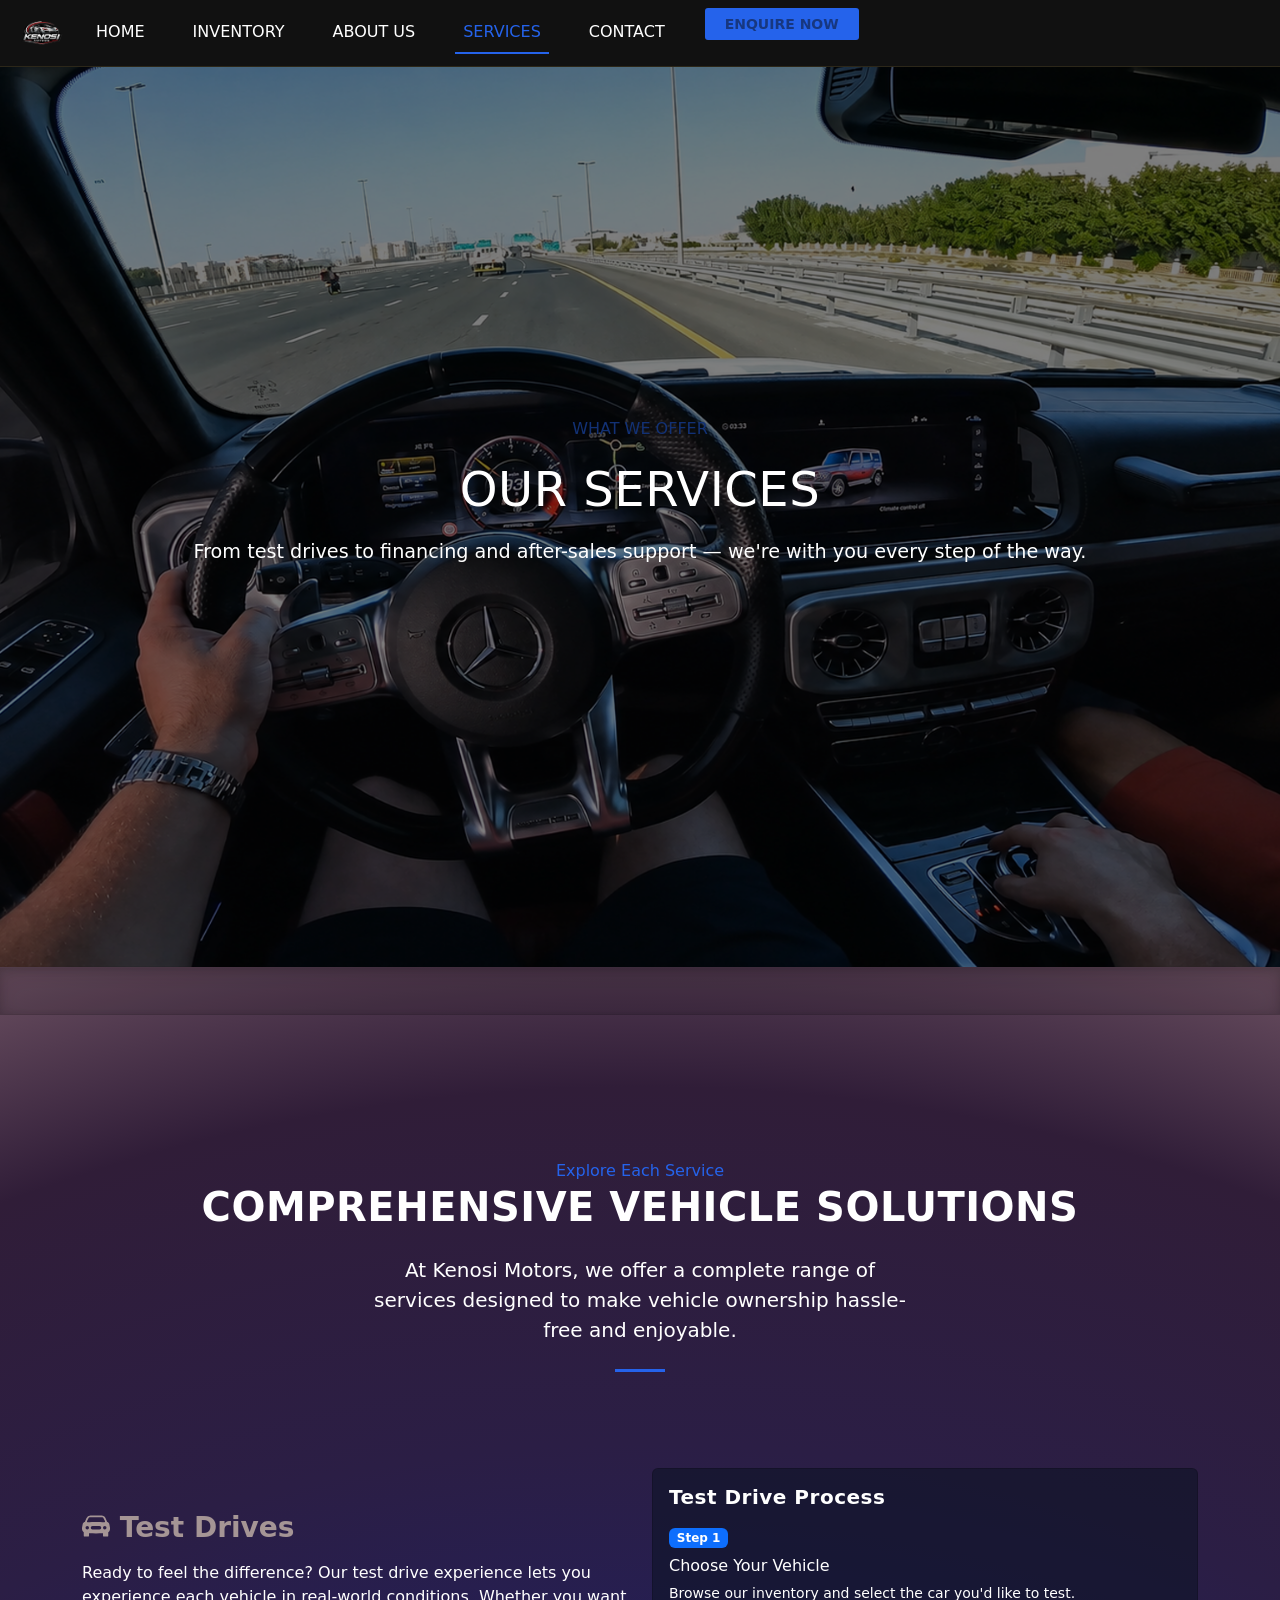
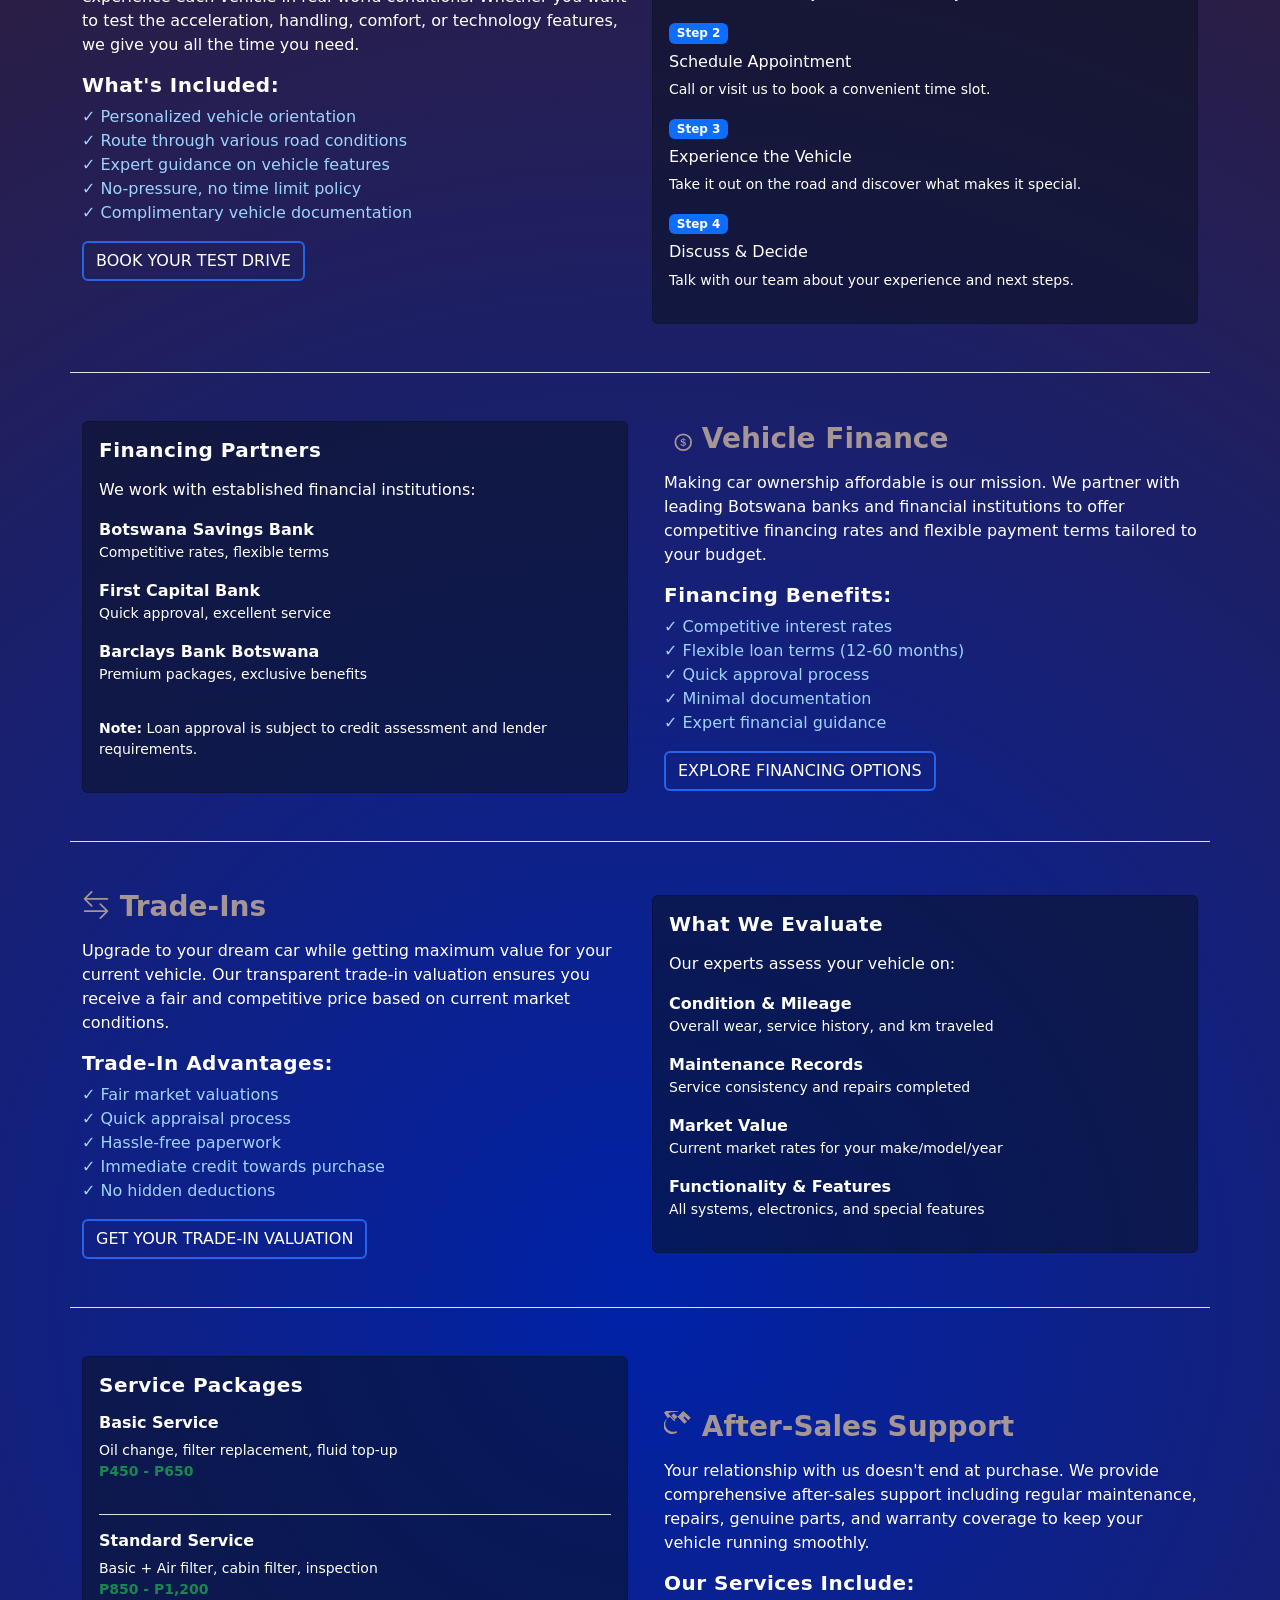
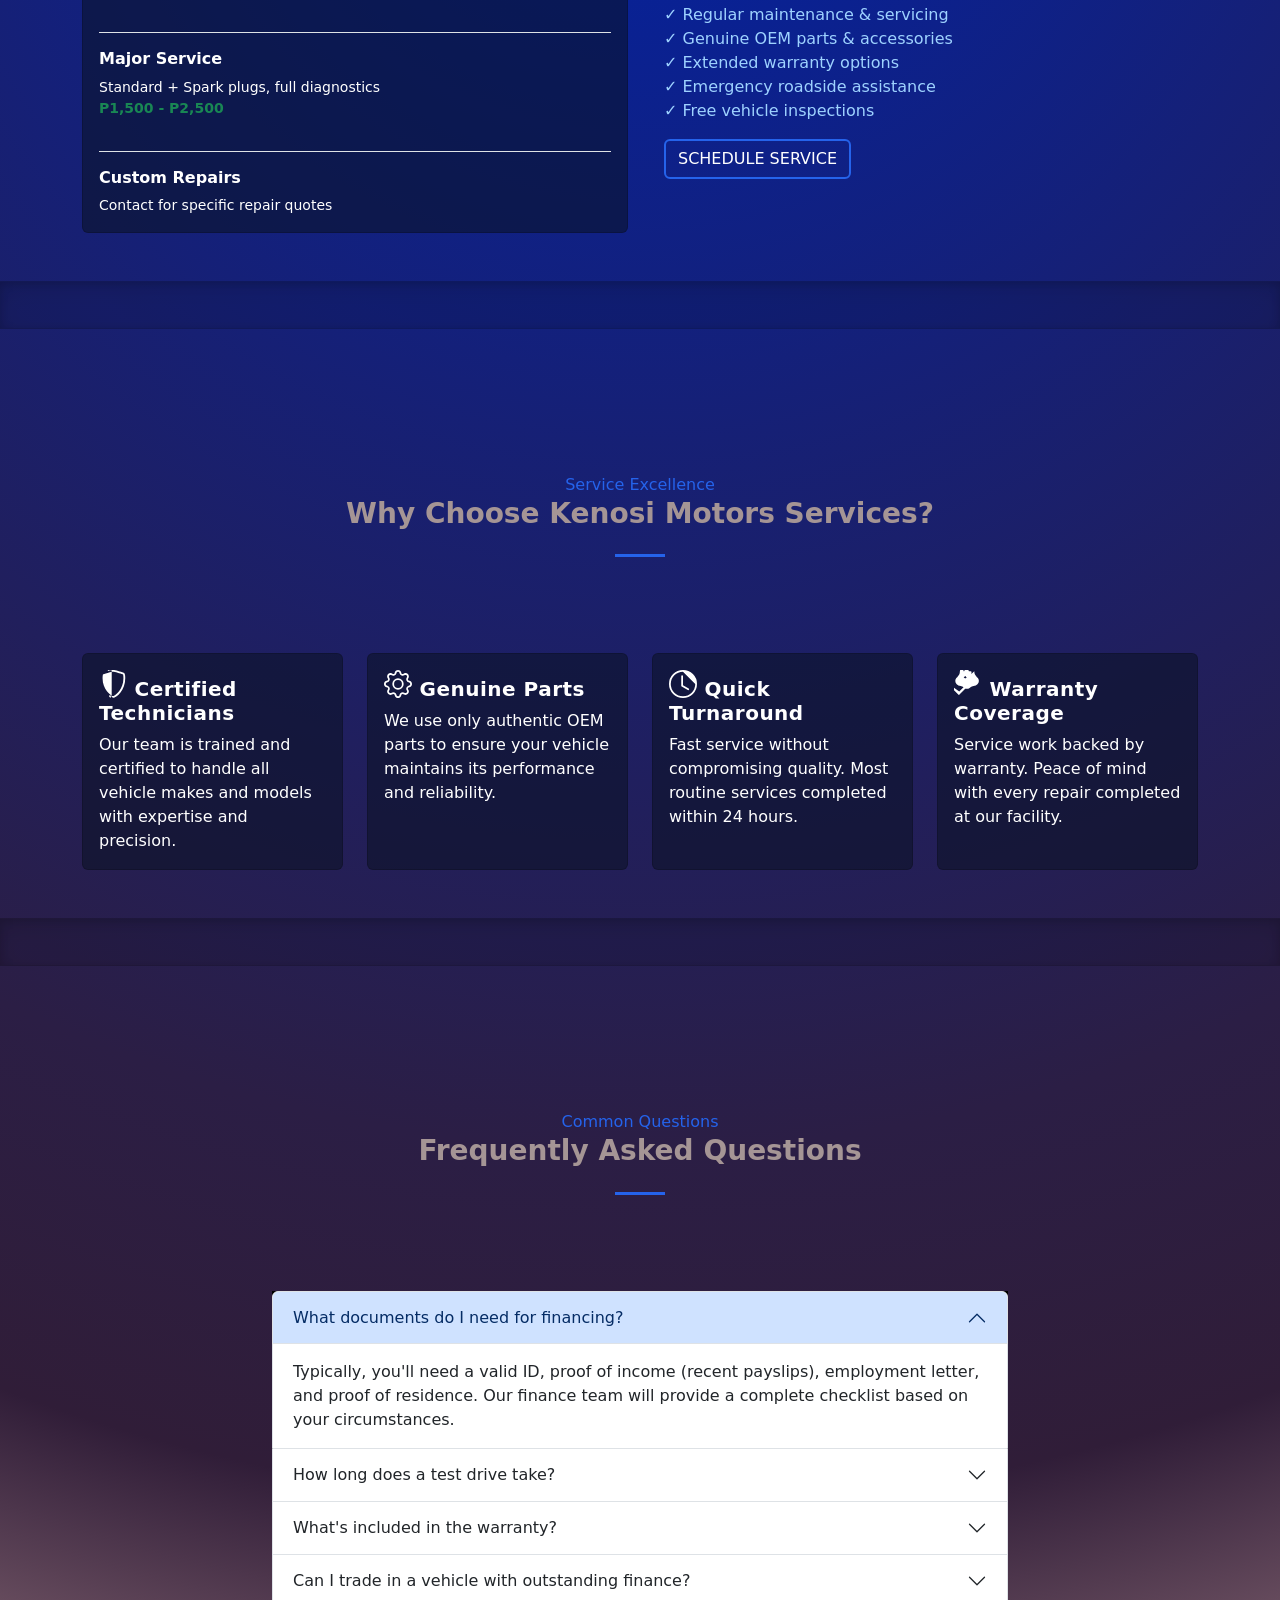
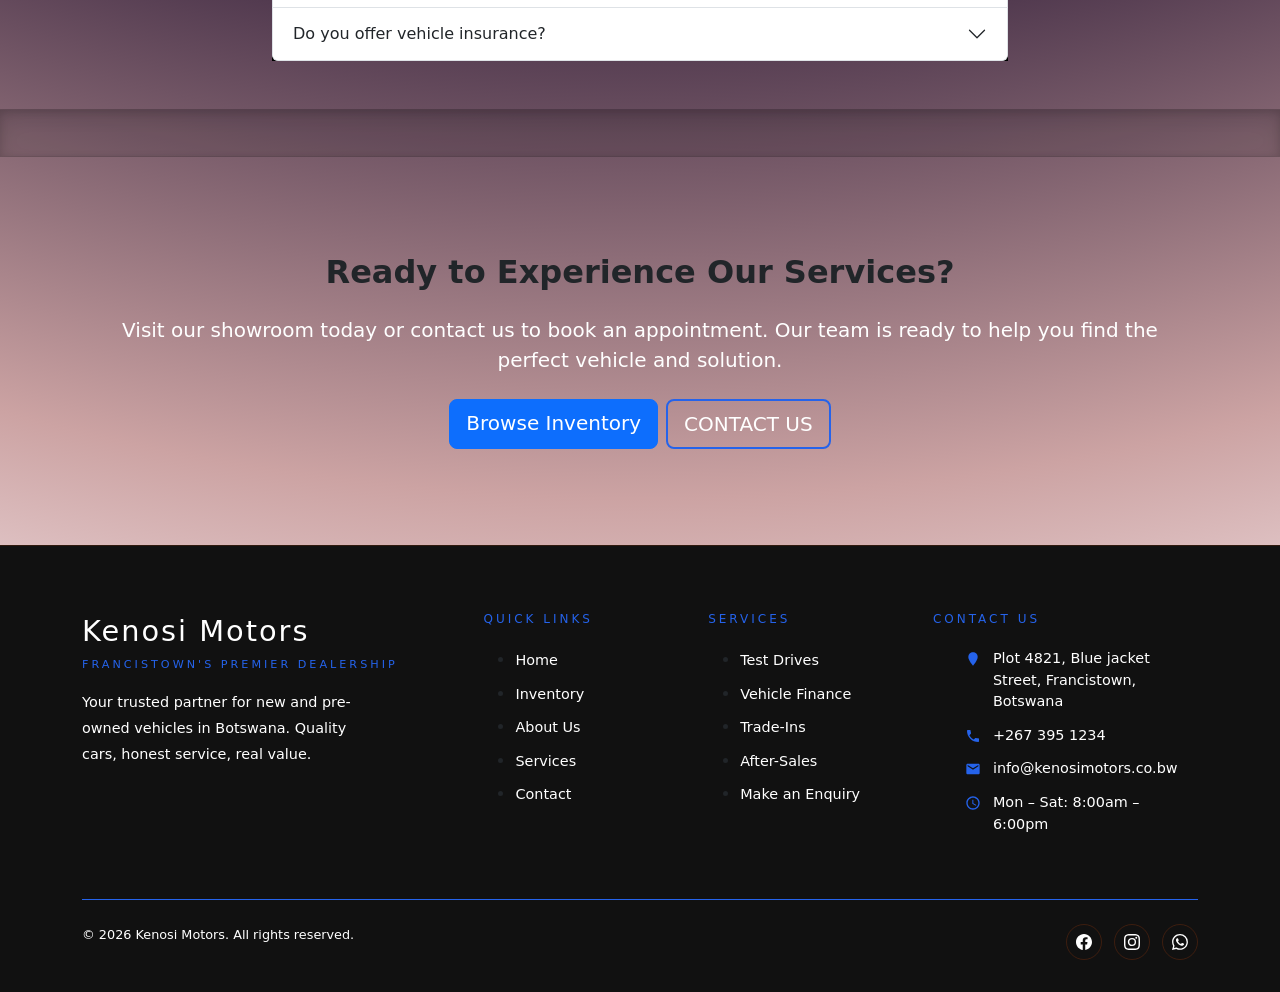
<file: Services.html>
<!doctype html>
<html lang="en">
  <head>
    <meta charset="utf-8">
    <meta name="viewport" content="width=device-width, initial-scale=1">
    <link rel="shortcut icon" href="Images/Logo.png" type="image/x-icon">
    <link rel="stylesheet" href="CSS/style.css">
    <title>Kenosi Motors | Services</title>
    <link href="https://cdn.jsdelivr.net/npm/bootstrap@5.2.3/dist/css/bootstrap.min.css" rel="stylesheet" integrity="sha384-rbsA2VBKQhggwzxH7pPCaAqO46MgnOM80zW1RWuH61DGLwZJEdK2Kadq2F9CUG65" crossorigin="anonymous">
    <style>
      .hero {
        color: #fff;
        text-align: center;
        padding: 4rem 1rem;
        background: url('Images/test-drive.png');
        background-size: cover;
        background-position: center;
      }
      .hero::before {
        content: "";
        position: absolute;
        top: 0;
        left: 0;
        width: 100%;
        height: 100%;
        background-color: rgba(0, 0, 0, 0.5);
        z-index: 1;
      }
      .hero-content {
        max-width: 100%;
        margin: 0 auto;
      }
      h6{
        color: #ffffff !important;
      }
      strong{
        color: #ffffff !important;
      }
      .accordion{
        background: #000000 !important;
      }
    </style>
  </head>
  <body>
    <nav class="navbar navbar-expand-lg">
      <div class="container-fluid">
        <a class="navbar-brand" href="index.html">
          <img src="Images/Logo.png" alt="Kenosi Motors" height="40">
        </a>
        <button class="navbar-toggler" type="button" data-bs-toggle="collapse" data-bs-target="#navbarTogglerDemo02" aria-controls="navbarTogglerDemo02" aria-expanded="false" aria-label="Toggle navigation">
          <span class="navbar-toggler-icon"></span>
        </button>
        <div class="collapse navbar-collapse" id="navbarTogglerDemo02">
          <ul class="navbar-nav me-auto mb-2 mb-lg-0">
            <li class="nav-item">
              <a class="nav-link" href="index.html">Home</a>
            </li>
            <li class="nav-item">
              <a class="nav-link"  href="Inventory.html">Inventory</a>
            </li>
            <li class="nav-item">
              <a class="nav-link" href="AboutUs.html">About Us</a>
            </li>
            <li class="nav-item">
              <a class="nav-link active" aria-current="page" href="Services.html">Services</a>
            </li>
            <li class="nav-item">
              <a class="nav-link" href="Contact.html">Contact</a>
            </li>
            <li class="nav-item">
              <a class="nav-cta" href="feedback.html" >Enquire Now</a>
            </li>
          </ul>
        </div>
      </div>
    </nav>

<!--Hero Section-->
<section class="hero py-2">
  <div class="container">
    <span class="eyebrow">WHAT WE OFFER</span>
    <div class="hero-content">
      <h1>Our Services</h1>
      <p>From test drives to financing and after-sales support — we're with you every step of the way.</p>
    </div>
  </div>
</section>


    <div class="b-example-divider"></div>

    <!-- Detailed Services Section -->
    <div class="container py-5">
      <div class="px-4 py-5 my-5 text-center">
        <span class="eyebrow">Explore Each Service</span>
        <h1 class="fw-bold mb-4">Comprehensive Vehicle Solutions</h1>
        <p class="lead mb-4 col-lg-6 mx-auto">At Kenosi Motors, we offer a complete range of services designed to make vehicle ownership hassle-free and enjoyable.</p>
        <div class="blue-line"></div>
      </div>
      
      <!-- Test Drive Service -->
      <div class="row align-items-center mb-5 pb-5 border-bottom">
        <div class="col-lg-6 mb-4 mb-lg-0">
          <h3 class="fw-bold mb-3">
            <svg xmlns="http://www.w3.org/2000/svg" width="28" height="28" fill="currentColor" class="bi bi-car-front-fill" viewBox="0 0 16 16">
              <path d="M2.52 3.515A2.5 2.5 0 0 1 4.82 2h6.362c1 0 1.904.596 2.298 1.515l.792 1.848c.075.175.21.319.38.404.5.25.855.715.965 1.262l.335 1.679q.05.242.049.49v.413c0 .814-.39 1.543-1 1.997V13.5a.5.5 0 0 1-.5.5h-2a.5.5 0 0 1-.5-.5v-1.338c-1.292.048-2.745.088-4 .088s-2.708-.04-4-.088V13.5a.5.5 0 0 1-.5.5h-2a.5.5 0 0 1-.5-.5v-1.892c-.61-.454-1-1.183-1-1.997v-.413a2.5 2.5 0 0 1 .049-.49l.335-1.68c.11-.546.465-1.012.964-1.261a.8.8 0 0 0 .381-.404l.792-1.848ZM3 10a1 1 0 1 0 0-2 1 1 0 0 0 0 2m10 0a1 1 0 1 0 0-2 1 1 0 0 0 0 2M6 8a1 1 0 0 0 0 2h4a1 1 0 1 0 0-2zM2.906 5.189a.51.51 0 0 0 .497.731c.91-.073 3.35-.17 4.597-.17s3.688.097 4.597.17a.51.51 0 0 0 .497-.731l-.956-1.913A.5.5 0 0 0 11.691 3H4.309a.5.5 0 0 0-.447.276L2.906 5.19Z"/>
            </svg>
            Test Drives
          </h3>
          <p class="mb-3">Ready to feel the difference? Our test drive experience lets you experience each vehicle in real-world conditions. Whether you want to test the acceleration, handling, comfort, or technology features, we give you all the time you need.</p>
          <h5 class="fw-bold mb-2">What's Included:</h5>
          <ul class="list-unstyled mb-3">
            <li>✓ Personalized vehicle orientation</li>
            <li>✓ Route through various road conditions</li>
            <li>✓ Expert guidance on vehicle features</li>
            <li>✓ No-pressure, no time limit policy</li>
            <li>✓ Complimentary vehicle documentation</li>
          </ul>
          <a href="feedback.html" class="btn btn-outline-primary">Book Your Test Drive</a>
        </div>
        <div class="col-lg-6">
          <div class="card">
            <div class="card-body">
              <h5 class="card-title fw-bold mb-3">Test Drive Process</h5>
              <div class="mb-3">
                <span class="badge bg-primary mb-2">Step 1</span>
                <h6>Choose Your Vehicle</h6>
                <p class="small text">Browse our inventory and select the car you'd like to test.</p>
              </div>
              <div class="mb-3">
                <span class="badge bg-primary mb-2">Step 2</span>
                <h6>Schedule Appointment</h6>
                <p class="small text">Call or visit us to book a convenient time slot.</p>
              </div>
              <div class="mb-3">
                <span class="badge bg-primary mb-2">Step 3</span>
                <h6>Experience the Vehicle</h6>
                <p class="small text">Take it out on the road and discover what makes it special.</p>
              </div>
              <div>
                <span class="badge bg-primary mb-2">Step 4</span>
                <h6>Discuss & Decide</h6>
                <p class="small text">Talk with our team about your experience and next steps.</p>
              </div>
            </div>
          </div>
        </div>
      </div>

      <!-- Vehicle Finance Service -->
      <div class="row align-items-center mb-5 pb-5 border-bottom flex-row-reverse">
        <div class="col-lg-6 mb-4 mb-lg-0 ps-lg-4">
          <h3 class="fw-bold mb-3">
            <svg xmlns="http://www.w3.org/2000/svg" width="28" height="28" fill="currentColor" class="bi bi-cash-coin" viewBox="0 0 16 16">
              <path fill-rule="evenodd" d="M11 15a4 4 0 1 0 0-8 4 4 0 0 0 0 8m5-4a5 5 0 1 1-10 0 5 5 0 0 1 10 0"/>
              <path d="M9.438 11.944c.047.596.518 1.06 1.363 1.116v.44h.375v-.443c.875-.061 1.386-.529 1.386-1.207 0-.618-.39-.936-1.09-1.1l-.296-.07v-1.2c.376.043.614.248.671.532h.658c-.047-.575-.54-1.024-1.329-1.073V8.5h-.375v.45c-.747.073-1.255.522-1.255 1.158 0 .562.378.92 1.007 1.066l.248.061v1.272c-.384-.058-.639-.27-.696-.563h-.668zm1.36-1.354c-.369-.085-.569-.26-.569-.522 0-.294.216-.514.572-.578v1.1zm.432.746c.449.104.655.272.655.569 0 .339-.257.571-.709.614v-1.195z"/>
            </svg>
            Vehicle Finance
          </h3>
          <p class="mb-3">Making car ownership affordable is our mission. We partner with leading Botswana banks and financial institutions to offer competitive financing rates and flexible payment terms tailored to your budget.</p>
          <h5 class="fw-bold mb-2">Financing Benefits:</h5>
          <ul class="list-unstyled mb-3">
            <li>✓ Competitive interest rates</li>
            <li>✓ Flexible loan terms (12-60 months)</li>
            <li>✓ Quick approval process</li>
            <li>✓ Minimal documentation</li>
            <li>✓ Expert financial guidance</li>
          </ul>
          <a href="Contact.html" class="btn btn-outline-primary">Explore Financing Options</a>
        </div>
        <div class="col-lg-6">
          <div class="card">
            <div class="card-body">
              <h5 class="card-title fw-bold mb-3">Financing Partners</h5>
              <p class="text mb-3">We work with established financial institutions:</p>
              <div class="mb-2">
                <strong>Botswana Savings Bank</strong>
                <p class="small text">Competitive rates, flexible terms</p>
              </div>
              <div class="mb-2">
                <strong>First Capital Bank</strong>
                <p class="small text">Quick approval, excellent service</p>
              </div>
              <div class="mb-2">
                <strong>Barclays Bank Botswana</strong>
                <p class="small text">Premium packages, exclusive benefits</p>
              </div>
              <hr>
              <p class="small"><strong>Note:</strong> Loan approval is subject to credit assessment and lender requirements.</p>
            </div>
          </div>
        </div>
      </div>

      <!-- Trade-In Service -->
      <div class="row align-items-center mb-5 pb-5 border-bottom">
        <div class="col-lg-6 mb-4 mb-lg-0">
          <h3 class="fw-bold mb-3">
            <svg xmlns="http://www.w3.org/2000/svg" width="28" height="28" fill="currentColor" class="bi bi-arrow-left-right" viewBox="0 0 16 16">
              <path fill-rule="evenodd" d="M1 11.5a.5.5 0 0 0 .5.5h11.793l-3.147 3.146a.5.5 0 0 0 .708.708l4-4a.5.5 0 0 0 0-.708l-4-4a.5.5 0 0 0-.708.708L13.293 11H1.5a.5.5 0 0 0-.5.5m14-7a.5.5 0 0 1-.5.5H2.707l3.147 3.146a.5.5 0 1 1-.708.708l-4-4a.5.5 0 0 1 0-.708l4-4a.5.5 0 1 1 .708.708L2.707 4H14.5a.5.5 0 0 1 .5.5"/>
            </svg>
            Trade-Ins
          </h3>
          <p class="mb-3">Upgrade to your dream car while getting maximum value for your current vehicle. Our transparent trade-in valuation ensures you receive a fair and competitive price based on current market conditions.</p>
          <h5 class="fw-bold mb-2">Trade-In Advantages:</h5>
          <ul class="list-unstyled mb-3">
            <li>✓ Fair market valuations</li>
            <li>✓ Quick appraisal process</li>
            <li>✓ Hassle-free paperwork</li>
            <li>✓ Immediate credit towards purchase</li>
            <li>✓ No hidden deductions</li>
          </ul>
          <a href="contact.html" class="btn btn-outline-primary">Get Your Trade-In Valuation</a>
        </div>
        <div class="col-lg-6">
          <div class="card">
            <div class="card-body">
              <h5 class="card-title fw-bold mb-3">What We Evaluate</h5>
              <p class="text mb-3">Our experts assess your vehicle on:</p>
              <div class="mb-2">
                <strong>Condition & Mileage</strong>
                <p class="small text">Overall wear, service history, and km traveled</p>
              </div>
              <div class="mb-2">
                <strong>Maintenance Records</strong>
                <p class="small text">Service consistency and repairs completed</p>
              </div>
              <div class="mb-2">
                <strong>Market Value</strong>
                <p class="small text">Current market rates for your make/model/year</p>
              </div>
              <div class="mb-2">
                <strong>Functionality & Features</strong>
                <p class="small text">All systems, electronics, and special features</p>
              </div>
            </div>
          </div>
        </div>
      </div>

      <!-- After-Sales Service -->
      <div class="row align-items-center flex-row-reverse">
        <div class="col-lg-6 mb-4 mb-lg-0 ps-lg-4">
          <h3 class="fw-bold mb-3">
            <svg xmlns="http://www.w3.org/2000/svg" width="28" height="28" fill="currentColor" class="bi bi-tools" viewBox="0 0 16 16">
              <path d="M1 0 0 1l2.2 3.081A4.5 4.5 0 0 0 7 12.5a.5.5 0 0 0 0-1A3.5 3.5 0 0 1 3.357 3.357L5.5 5.5a.5.5 0 1 0 .707-.707L4.207 2.707l1.414-1.414L6.414 2l5 5q.142.142.357.357l1.414-1.414-2.121-2.121.707-.707 2.121 2.121 1.414-1.414L11 0l-5 5-3.5-3.5.707-.707L8.293.293 6.172-1.828 5.5 0 1 0Z"/>
            </svg>
            After-Sales Support
          </h3>
          <p class="mb-3">Your relationship with us doesn't end at purchase. We provide comprehensive after-sales support including regular maintenance, repairs, genuine parts, and warranty coverage to keep your vehicle running smoothly.</p>
          <h5 class="fw-bold mb-2">Our Services Include:</h5>
          <ul class="list-unstyled mb-3">
            <li>✓ Regular maintenance & servicing</li>
            <li>✓ Genuine OEM parts & accessories</li>
            <li>✓ Extended warranty options</li>
            <li>✓ Emergency roadside assistance</li>
            <li>✓ Free vehicle inspections</li>
          </ul>
          <a href="contact.html" class="btn btn-outline-primary">Schedule Service</a>
        </div>
        <div class="col-lg-6">
          <div class="card">
            <div class="card-body">
              <h5 class="card-title fw-bold mb-3">Service Packages</h5>
              <div class="mb-3 pb-3 border-bottom">
                <h6 class="fw-bold">Basic Service</h6>
                <p class="small text mb-0">Oil change, filter replacement, fluid top-up</p>
                <p class="small text-success fw-bold">P450 - P650</p>
              </div>
              <div class="mb-3 pb-3 border-bottom">
                <h6 class="fw-bold">Standard Service</h6>
                <p class="small text mb-0">Basic + Air filter, cabin filter, inspection</p>
                <p class="small text-success fw-bold">P850 - P1,200</p>
              </div>
              <div class="mb-3 pb-3 border-bottom">
                <h6 class="fw-bold">Major Service</h6>
                <p class="small text mb-0">Standard + Spark plugs, full diagnostics</p>
                <p class="small text-success fw-bold">P1,500 - P2,500</p>
              </div>
              <div>
                <h6 class="fw-bold">Custom Repairs</h6>
                <p class="small text mb-0">Contact for specific repair quotes</p>
              </div>
            </div>
          </div>
        </div>
      </div>
    </div>

    <div class="b-example-divider"></div>

    <!-- Why Choose Our Services Section -->
    <div class="container py-5">
      <div class="px-4 py-5 my-5 text-center">
        <span class="eyebrow">Service Excellence</span>
        <h3 class="fw-bold mb-4">Why Choose Kenosi Motors Services?</h3>
        <div class="blue-line"></div>
      </div>

      <div class="row row-cols-1 row-cols-md-4 g-4">
        <div class="col">
          <div class="card h-100">
            <div class="card-body">
              <h5 class="card-title">
                <svg xmlns="http://www.w3.org/2000/svg" width="28" height="28" fill="currentColor" class="bi bi-shield-check" viewBox="0 0 16 16">
                  <path d="M5.338 1.59a61.44 61.44 0 0 0-2.837.856.481.481 0 0 0-.328.39c-.554 4.157.726 7.19 2.253 9.188a10.725 10.725 0 0 0 2.287 2.233c.346.244.652.42.893.533.12.057.218.095.293.118a.55.55 0 0 0 .101.025.615.615 0 0 0 .1-.025c.076-.023.174-.061.294-.118.24-.113.547-.29.893-.533a10.726 10.726 0 0 0 2.287-2.233c1.527-1.997 2.807-5.031 2.253-9.188a.48.48 0 0 0-.328-.39c-.651-.213-1.75-.56-2.837-.855C9.552 1.29 8.531 1.067 8 1.067c-.53 0-1.552.223-2.662.524zM5.072.56C6.157.265 7.31 0 8 0s1.843.265 2.928.56c1.11.3 2.229.655 2.887.87a1.54 1.54 0 0 1 1.044 1.262c.596 4.477-.787 7.795-2.465 9.99a11.775 11.775 0 0 1-2.517 2.453 7.159 7.159 0 0 1-1.048.625c-.28.132-.581.134-.847 0-.266-.133-.578-.13-.847-.626-.083-.118-.164-.233-.243-.349l-.003-.002-.002-.002L6.58 15.991 5.9 15.27a.5.5 0 1 1 .707-.707l.646.647.646-646a.5.5 0 0 1 .708.707l-.647.646.647.646a.5.5 0 0 1-.707.708l-.646-.647-.646.647a.5.5 0 1 1-.707-.707l.646-.646-.646-.646z"/>
                </svg>
                Certified Technicians
              </h5>
              <p class="card-text">Our team is trained and certified to handle all vehicle makes and models with expertise and precision.</p>
            </div>
          </div>
        </div>

        <div class="col">
          <div class="card h-100">
            <div class="card-body">
              <h5 class="card-title">
                <svg xmlns="http://www.w3.org/2000/svg" width="28" height="28" fill="currentColor" class="bi bi-gear" viewBox="0 0 16 16">
                  <path d="M8 4.754a3.246 3.246 0 1 0 0 6.492 3.246 3.246 0 0 0 0-6.492zM5.754 8a2.246 2.246 0 1 1 4.492 0 2.246 2.246 0 0 1-4.492 0z"/>
                  <path d="M9.796 1.343c-.527-1.79-3.065-1.79-3.592 0l-.094.319a.873.873 0 0 1-1.255.52l-.292-.16c-1.64-.892-3.433.902-2.54 2.541l.159.292a.873.873 0 0 1-.52 1.255l-.319.094c-1.79.527-1.79 3.065 0 3.592l.319.094a.873.873 0 0 1 .52 1.255l-.16.292c-.892 1.64.901 3.434 2.541 2.54l.292-.159a.873.873 0 0 1 1.255.52l.094.319c.527 1.79 3.065 1.79 3.592 0l.094-.319a.873.873 0 0 1 1.255-.52l.292.16c1.64.893 3.434-.902 2.54-2.541l-.159-.292a.873.873 0 0 1 .52-1.255l.319-.094c1.79-.527 1.79-3.065 0-3.592l-.319-.094a.873.873 0 0 1-.52-1.255l.16-.292c.893-1.64-.902-3.433-2.541-2.54l-.292.159a.873.873 0 0 1-1.255-.52l-.094-.319zm-2.633.283c.246-.835 1.428-.835 1.674 0l.094.319a1.873 1.873 0 0 0 2.693 1.115l.291-.16c.764-.415 1.6.42 1.184 1.185l-.159.292a1.873 1.873 0 0 0 1.116 2.692l.318.094c.835.246.835 1.428 0 1.674l-.319.094a1.873 1.873 0 0 0-1.115 2.693l.16.291c.415.764-.42 1.6-1.185 1.184l-.291-.159a1.873 1.873 0 0 0-2.693 1.116l-.094.318c-.246.835-1.428.835-1.674 0l-.094-.319a1.873 1.873 0 0 0-2.692-1.115l-.292.16c-.764.415-1.6-.42-1.184-1.185l.159-.291A1.873 1.873 0 0 0 1.945 8.93l-.319-.094c-.835-.246-.835-1.428 0-1.674l.319-.094A1.873 1.873 0 0 0 3.06 4.377l-.16-.292c-.415-.764.42-1.6 1.185-1.184l.292.159a1.873 1.873 0 0 0 2.692-1.115l.094-.319z"/>
                </svg>
                Genuine Parts
              </h5>
              <p class="card-text">We use only authentic OEM parts to ensure your vehicle maintains its performance and reliability.</p>
            </div>
          </div>
        </div>

        <div class="col">
          <div class="card h-100">
            <div class="card-body">
              <h5 class="card-title">
                <svg xmlns="http://www.w3.org/2000/svg" width="28" height="28" fill="currentColor" class="bi bi-clock" viewBox="0 0 16 16">
                  <path d="M8 3.5a.5.5 0 0 0-1 0V9a.5.5 0 0 0 .252.434l3.5 2a.5.5 0 0 0 .496-.868L8 8.71V3.5z"/>
                  <path d="M8 16A8 8 0 1 0 8 0a8 8 0 0 0 0 16zm7-8A7 7 0 1 1 1 8a7 7 0 0 1 7-7z"/>
                </svg>
                Quick Turnaround
              </h5>
              <p class="card-text">Fast service without compromising quality. Most routine services completed within 24 hours.</p>
            </div>
          </div>
        </div>

        <div class="col">
          <div class="card h-100">
            <div class="card-body">
              <h5 class="card-title">
                <svg xmlns="http://www.w3.org/2000/svg" width="28" height="28" fill="currentColor" class="bi bi-patch-check-fill" viewBox="0 0 16 16">
                  <path d="M10.854 6.354l-7.707 7.707a.5.5 0 0 1-.708 0l-3.5-3.5a.5.5 0 1 1 .708-.708L3 12.293l7.15-7.15a.5.5 0 0 1 .708.708z"/>
                  <path d="m11.596.752.068.853c.122.852.742 1.771 1.452 2.507l.521.522a.266.266 0 0 0 .088.135c1.236 1.75.072 4.1-2.571 4.356-.527.046-1.364.435-1.891.881-.427.416-1.006.751-1.784.751-.778 0-1.357-.335-1.784-.751-.527-.446-1.364-.835-1.891-.881-2.643-.256-3.807-2.606-2.571-4.356a.266.266 0 0 0 .088-.135l.521-.522c.71-.736 1.33-1.655 1.452-2.507l.068-.853A.5.5 0 0 1 5.5.75h.995a.5.5 0 0 1 .494.575l-.062.813c-.103.71-.719 1.54-1.404 2.192.34.125.648.326.891.55.243-.224.551-.425.891-.55-.685-.652-1.301-1.482-1.404-2.192l-.062-.813A.5.5 0 0 1 8.504.75h.995a.5.5 0 0 1 .502.576l-.07.968z"/>
                </svg>
                Warranty Coverage
              </h5>
              <p class="card-text">Service work backed by warranty. Peace of mind with every repair completed at our facility.</p>
            </div>
          </div>
        </div>
      </div>
    </div>

    <div class="b-example-divider"></div>

    <!-- Frequently Asked Questions -->
    <div class="container py-5">
      <div class="px-4 py-5 my-5 text-center">
        <span class="eyebrow">Common Questions</span>
        <h3 class="fw-bold mb-4">Frequently Asked Questions</h3>
        <div class="blue-line"></div>
      </div>

      <div class="row justify-content-center">
        <div class="col-lg-8">
          <div class="accordion transparent-bg" id="faqAccordion">
            <div class="accordion-item">
              <h2 class="accordion-header">
                <button class="accordion-button" type="button" data-bs-toggle="collapse" data-bs-target="#faq1" aria-expanded="true" aria-controls="faq1">
                  What documents do I need for financing?
                </button>
              </h2>
              <div id="faq1" class="accordion-collapse collapse show" data-bs-parent="#faqAccordion">
                <div class="accordion-body">
                  Typically, you'll need a valid ID, proof of income (recent payslips), employment letter, and proof of residence. Our finance team will provide a complete checklist based on your circumstances.
                </div>
              </div>
            </div>
            <div class="accordion-item">
              <h2 class="accordion-header">
                <button class="accordion-button collapsed" type="button" data-bs-toggle="collapse" data-bs-target="#faq2" aria-expanded="false" aria-controls="faq2">
                  How long does a test drive take?
                </button>
              </h2>
              <div id="faq2" class="accordion-collapse collapse" data-bs-parent="#faqAccordion">
                <div class="accordion-body">
                  Test drives typically last 30-45 minutes, but we have no time restrictions. You can take as long as you need to properly evaluate the vehicle.
                </div>
              </div>
            </div>
            <div class="accordion-item">
              <h2 class="accordion-header">
                <button class="accordion-button collapsed" type="button" data-bs-toggle="collapse" data-bs-target="#faq3" aria-expanded="false" aria-controls="faq3">
                  What's included in the warranty?
                </button>
              </h2>
              <div id="faq3" class="accordion-collapse collapse" data-bs-parent="#faqAccordion">
                <div class="accordion-body">
                  Warranty coverage varies by vehicle age and mileage. Most of our vehicles come with a 12-month/20,000km warranty on mechanical parts. Extended warranty options are available.
                </div>
              </div>
            </div>
            <div class="accordion-item">
              <h2 class="accordion-header">
                <button class="accordion-button collapsed" type="button" data-bs-toggle="collapse" data-bs-target="#faq4" aria-expanded="false" aria-controls="faq4">
                  Can I trade in a vehicle with outstanding finance?
                </button>
              </h2>
              <div id="faq4" class="accordion-collapse collapse" data-bs-parent="#faqAccordion">
                <div class="accordion-body">
                  Yes, we can handle outstanding finance on your trade-in vehicle. We'll work with your lender to settle the balance and credit the equity towards your purchase.
                </div>
              </div>
            </div>
            <div class="accordion-item">
              <h2 class="accordion-header">
                <button class="accordion-button collapsed" type="button" data-bs-toggle="collapse" data-bs-target="#faq5" aria-expanded="false" aria-controls="faq5">
                  Do you offer vehicle insurance?
                </button>
              </h2>
              <div id="faq5" class="accordion-collapse collapse" data-bs-parent="#faqAccordion">
                <div class="accordion-body">
                  While we don't directly provide insurance, we can recommend trusted insurance partners and facilitate connections to secure the best rates for your new vehicle.
                </div>
              </div>
            </div>
          </div>
        </div>
      </div>
    </div>

    <div class="b-example-divider"></div>

    <!-- Call to Action -->
    <div class="container">
      <div class="px-4 py-5 my-5 text-center">
        <h2 class="fw-bold mb-4">Ready to Experience Our Services?</h2>
        <p class="lead mb-4">Visit our showroom today or contact us to book an appointment. Our team is ready to help you find the perfect vehicle and solution.</p>
        <div class="d-grid gap-2 d-sm-flex justify-content-sm-center">
          <a href="inventory.html" class="btn btn-primary btn-lg">Browse Inventory</a>
          <a href="contact.html" class="btn btn-outline-primary btn-lg">Contact Us</a>
        </div>
      </div>
    </div>
<footer class="footer">
  <div class="container">
    <div class="footer-grid">
      <div class="footer-brand">
        <div class="name">Kenosi Motors</div>
        <div class="tagline">Francistown's Premier Dealership</div>
        <p>Your trusted partner for new and pre-owned vehicles in Botswana. Quality cars, honest service, real value.</p>
      </div>
      <div>
        <div class="footer-heading">Quick Links</div>
        <ul class="footer-links">
          <li><a href="index.html">Home</a></li>
          <li><a href="Inventory.html">Inventory</a></li>
          <li><a href="AboutUs.html">About Us</a></li>
          <li><a href="Services.html">Services</a></li>
          <li><a href="Contact.html">Contact</a></li>
        </ul>
      </div>
      <div>
        <div class="footer-heading">Services</div>
        <ul class="footer-links">
          <li><a href="Services.html">Test Drives</a></li>
          <li><a href="Services.html">Vehicle Finance</a></li>
          <li><a href="Services.html">Trade-Ins</a></li>
          <li><a href="Services.html">After-Sales</a></li>
          <li><a href="feedback.html">Make an Enquiry</a></li>
        </ul>
      </div>
      <div>
        <div class="footer-heading">Contact Us</div>
        <ul class="footer-contact">
          <li>
            <svg class="icon" viewBox="0 0 24 24" fill="currentColor"><path d="M12 2C8.13 2 5 5.13 5 9c0 5.25 7 13 7 13s7-7.75 7-13c0-3.87-3.13-7-7-7z"/></svg>
            Plot 4821, Blue jacket Street, Francistown, Botswana
          </li>
          <li>
            <svg class="icon" viewBox="0 0 24 24" fill="currentColor"><path d="M6.62 10.79c1.44 2.83 3.76 5.14 6.59 6.59l2.2-2.2c.27-.27.67-.36 1.02-.24 1.12.37 2.33.57 3.57.57.55 0 1 .45 1 1V20c0 .55-.45 1-1 1-9.39 0-17-7.61-17-17 0-.55.45-1 1-1h3.5c.55 0 1 .45 1 1 0 1.25.2 2.45.57 3.57.11.35.03.74-.25 1.02l-2.2 2.2z"/></svg>
            +267 395 1234
          </li>
          <li>
            <svg class="icon" viewBox="0 0 24 24" fill="currentColor"><path d="M20 4H4c-1.1 0-1.99.9-1.99 2L2 18c0 1.1.9 2 2 2h16c1.1 0 2-.9 2-2V6c0-1.1-.9-2-2-2zm0 4l-8 5-8-5V6l8 5 8-5v2z"/></svg>
            info@kenosimotors.co.bw
          </li>
          <li>
            <svg class="icon" viewBox="0 0 24 24" fill="currentColor"><path d="M11.99 2C6.47 2 2 6.48 2 12s4.47 10 9.99 10C17.52 22 22 17.52 22 12S17.52 2 11.99 2zM12 20c-4.42 0-8-3.58-8-8s3.58-8 8-8 8 3.58 8 8-3.58 8-8 8zm.5-13H11v6l5.25 3.15.75-1.23-4.5-2.67V7z"/></svg>
            Mon – Sat: 8:00am – 6:00pm
          </li>
        </ul>
      </div>
    </div>
    <div class="footer-bottom">
      <p>© 2026 Kenosi Motors. All rights reserved.</p>
      <div class="social-links">
        <a href="#" aria-label="Facebook">
          <svg xmlns="http://www.w3.org/2000/svg" width="16" height="16" fill="currentColor" class="bi bi-facebook" viewBox="0 0 16 16">
            <path d="M16 8.049c0-4.446-3.582-8.05-8-8.05C3.58 0-.002 3.603-.002 8.05c0 4.017 2.926 7.347 6.75 7.951v-5.625h-2.03V8.05H6.75V6.275c0-2.017 1.195-3.131 3.022-3.131.876 0 1.791.157 1.791.157v1.98h-1.009c-.993 0-1.303.621-1.303 1.258v1.51h2.218l-.354 2.326H9.25V16c3.824-.604 6.75-3.934 6.75-7.951"/>
          </svg>
        </a>
        <a href="#" aria-label="Instagram">
          <svg xmlns="http://www.w3.org/2000/svg" width="16" height="16" fill="currentColor" class="bi bi-instagram" viewBox="0 0 16 16">
            <path d="M8 0C5.829 0 5.556.01 4.703.048 3.85.088 3.269.222 2.76.42a3.9 3.9 0 0 0-1.417.923A3.9 3.9 0 0 0 .42 2.76C.222 3.268.087 3.85.048 4.7.01 5.555 0 5.827 0 8.001c0 2.172.01 2.444.048 3.297.04.852.174 1.433.372 1.942.205.526.478.972.923 1.417.444.445.89.719 1.416.923.51.198 1.09.333 1.942.372C5.555 15.99 5.827 16 8 16s2.444-.01 3.298-.048c.851-.04 1.434-.174 1.943-.372a3.9 3.9 0 0 0 1.416-.923c.445-.445.718-.891.923-1.417.197-.509.332-1.09.372-1.942C15.99 10.445 16 10.173 16 8s-.01-2.445-.048-3.299c-.04-.851-.175-1.433-.372-1.941a3.9 3.9 0 0 0-.923-1.417A3.9 3.9 0 0 0 13.24.42c-.51-.198-1.092-.333-1.943-.372C10.443.01 10.172 0 7.998 0zm-.717 1.442h.718c2.136 0 2.389.007 3.232.046.78.035 1.204.166 1.486.275.373.145.64.319.92.599s.453.546.598.92c.11.281.24.705.275 1.485.039.843.047 1.096.047 3.231s-.008 2.389-.047 3.232c-.035.78-.166 1.203-.275 1.485a2.5 2.5 0 0 1-.599.919c-.28.28-.546.453-.92.598-.28.11-.704.24-1.485.276-.843.038-1.096.047-3.232.047s-2.39-.009-3.233-.047c-.78-.036-1.203-.166-1.485-.276a2.5 2.5 0 0 1-.92-.598 2.5 2.5 0 0 1-.6-.92c-.109-.281-.24-.705-.275-1.485-.038-.843-.046-1.096-.046-3.233s.008-2.388.046-3.231c.036-.78.166-1.204.276-1.486.145-.373.319-.64.599-.92s.546-.453.92-.598c.282-.11.705-.24 1.485-.276.738-.034 1.024-.044 2.515-.045zm4.988 1.328a.96.96 0 1 0 0 1.92.96.96 0 0 0 0-1.92m-4.27 1.122a4.109 4.109 0 1 0 0 8.217 4.109 4.109 0 0 0 0-8.217m0 1.441a2.667 2.667 0 1 1 0 5.334 2.667 2.667 0 0 1 0-5.334"/>
          </svg></a>
        <a href="#" aria-label="WhatsApp">
          <svg xmlns="http://www.w3.org/2000/svg" width="16" height="16" fill="currentColor" class="bi bi-whatsapp" viewBox="0 0 16 16">
            <path d="M13.601 2.326A7.85 7.85 0 0 0 7.994 0C3.627 0 .068 3.558.064 7.926c0 1.399.366 2.76 1.057 3.965L0 16l4.204-1.102a7.9 7.9 0 0 0 3.79.965h.004c4.368 0 7.926-3.558 7.93-7.93A7.9 7.9 0 0 0 13.6 2.326zM7.994 14.521a6.6 6.6 0 0 1-3.356-.92l-.24-.144-2.494.654.666-2.433-.156-.251a6.56 6.56 0 0 1-1.007-3.505c0-3.626 2.957-6.584 6.591-6.584a6.56 6.56 0 0 1 4.66 1.931 6.56 6.56 0 0 1 1.928 4.66c-.004 3.639-2.961 6.592-6.592 6.592m3.615-4.934c-.197-.099-1.17-.578-1.353-.646-.182-.065-.315-.099-.445.099-.133.197-.513.646-.627.775-.114.133-.232.148-.43.05-.197-.1-.836-.308-1.592-.985-.59-.525-.985-1.175-1.103-1.372-.114-.198-.011-.304.088-.403.087-.088.197-.232.296-.346.1-.114.133-.198.198-.33.065-.134.034-.248-.015-.347-.05-.099-.445-1.076-.612-1.47-.16-.389-.323-.335-.445-.34-.114-.007-.247-.007-.38-.007a.73.73 0 0 0-.529.247c-.182.198-.691.677-.691 1.654s.71 1.916.81 2.049c.098.133 1.394 2.132 3.383 2.992.47.205.84.326 1.129.418.475.152.904.129 1.246.08.38-.058 1.171-.48 1.338-.943.164-.464.164-.86.114-.943-.049-.084-.182-.133-.38-.232"/>
          </svg>
        </a>
      </div>
    </div>
  </div>
</footer>

    <script src="https://cdn.jsdelivr.net/npm/bootstrap@5.3.2/dist/js/bootstrap.bundle.min.js"></script>
  </body>
</html>
</file>
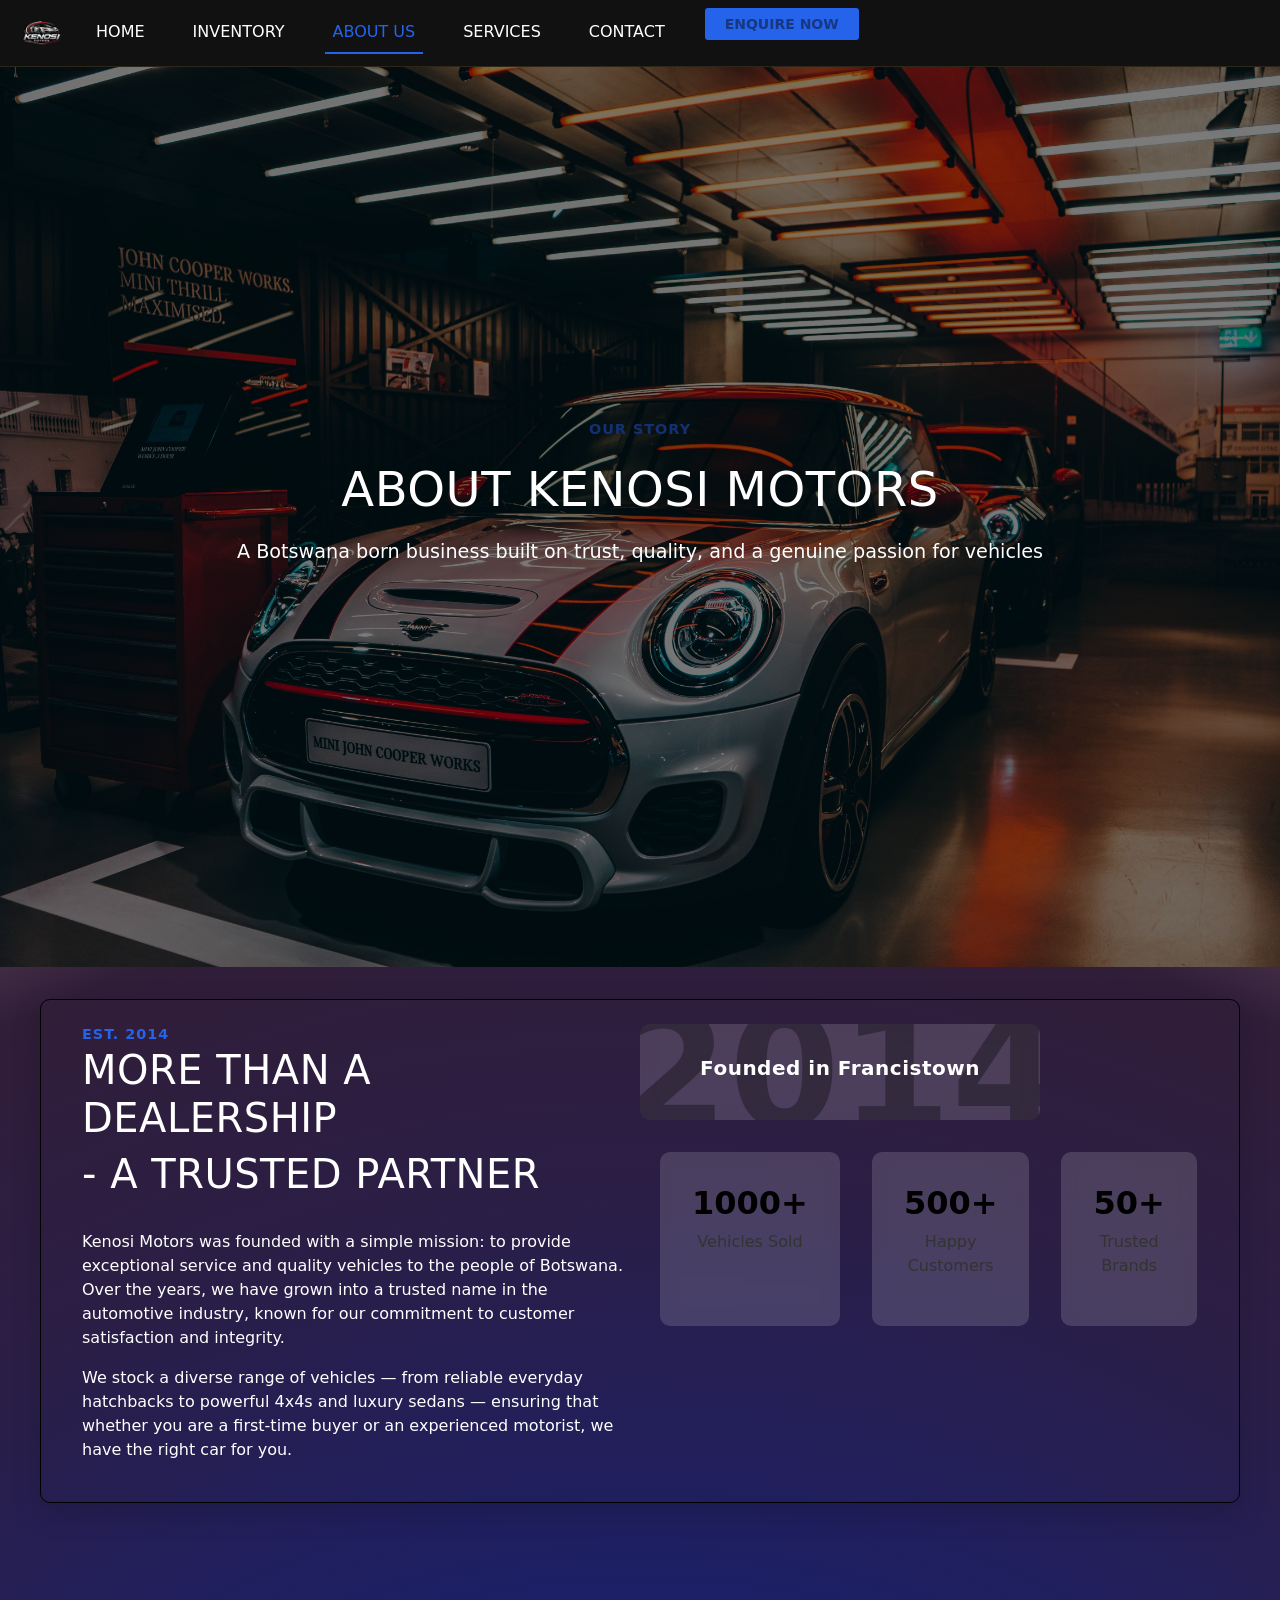
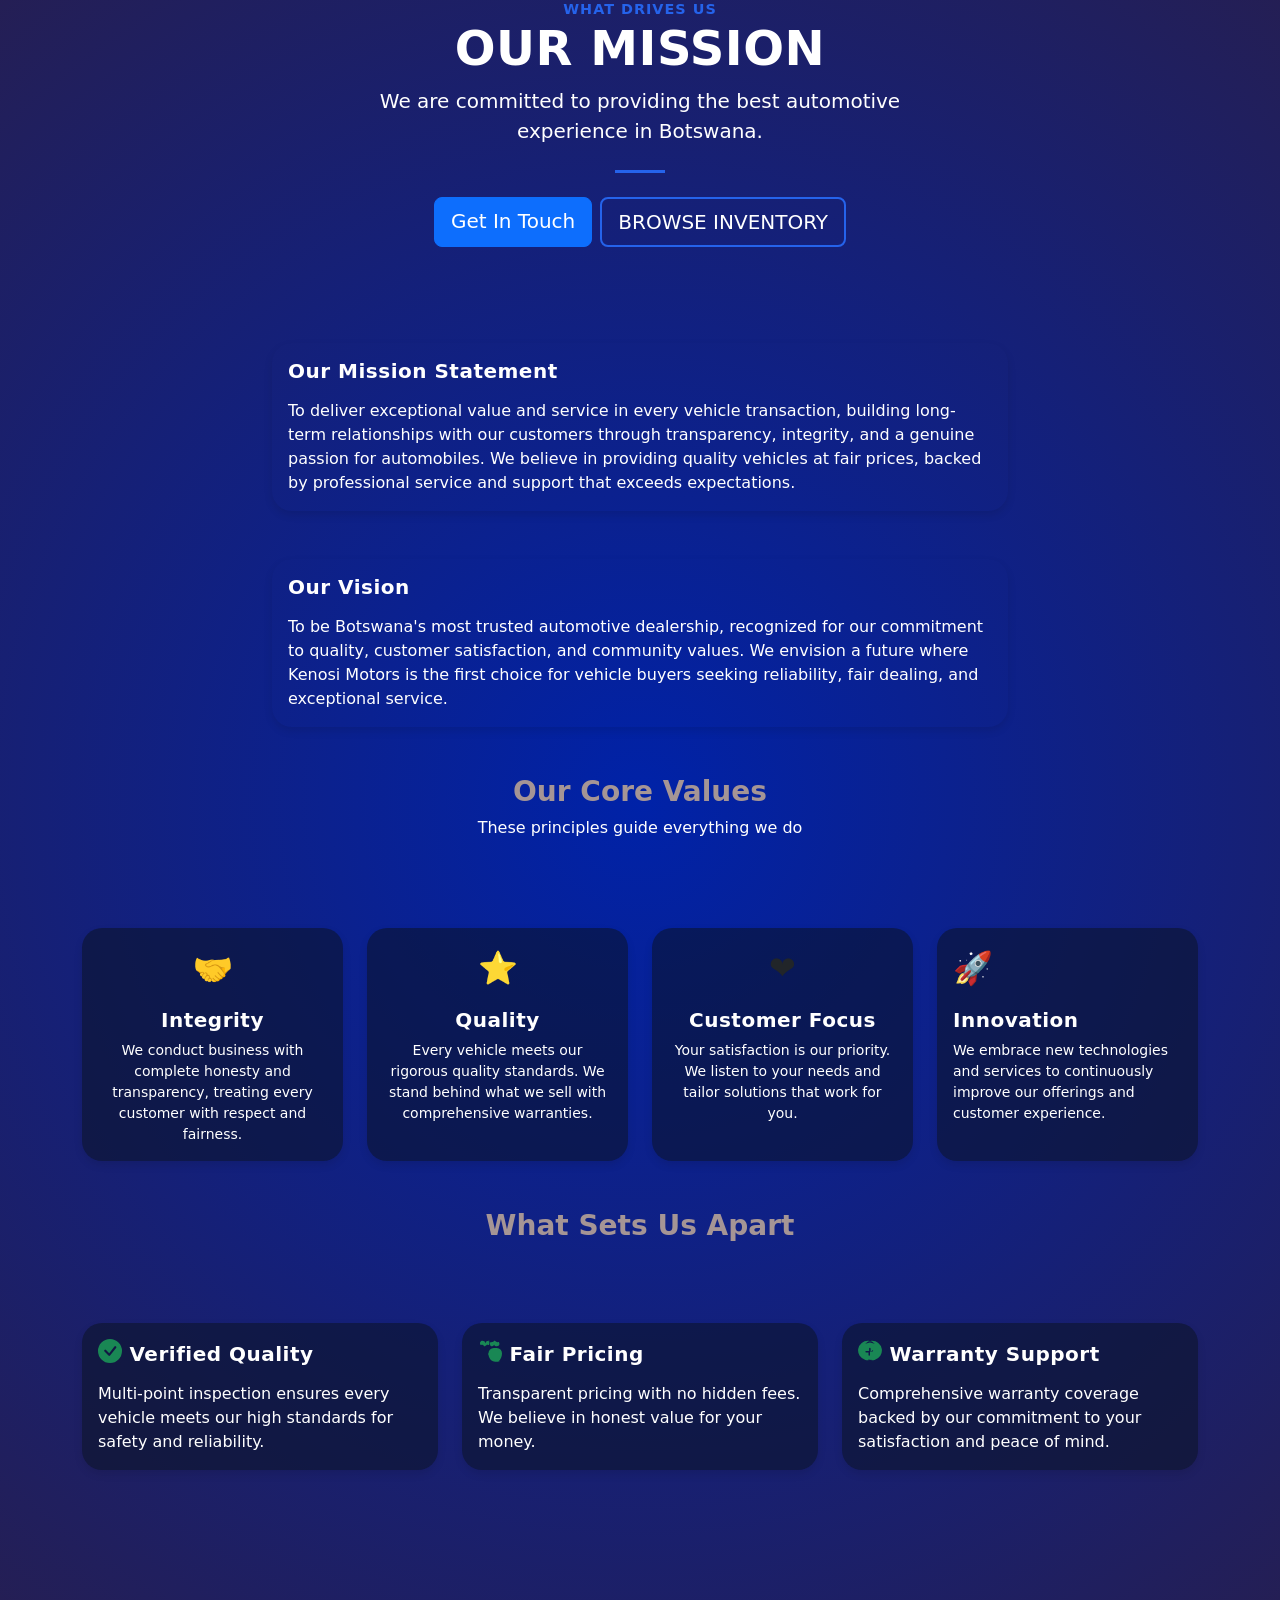
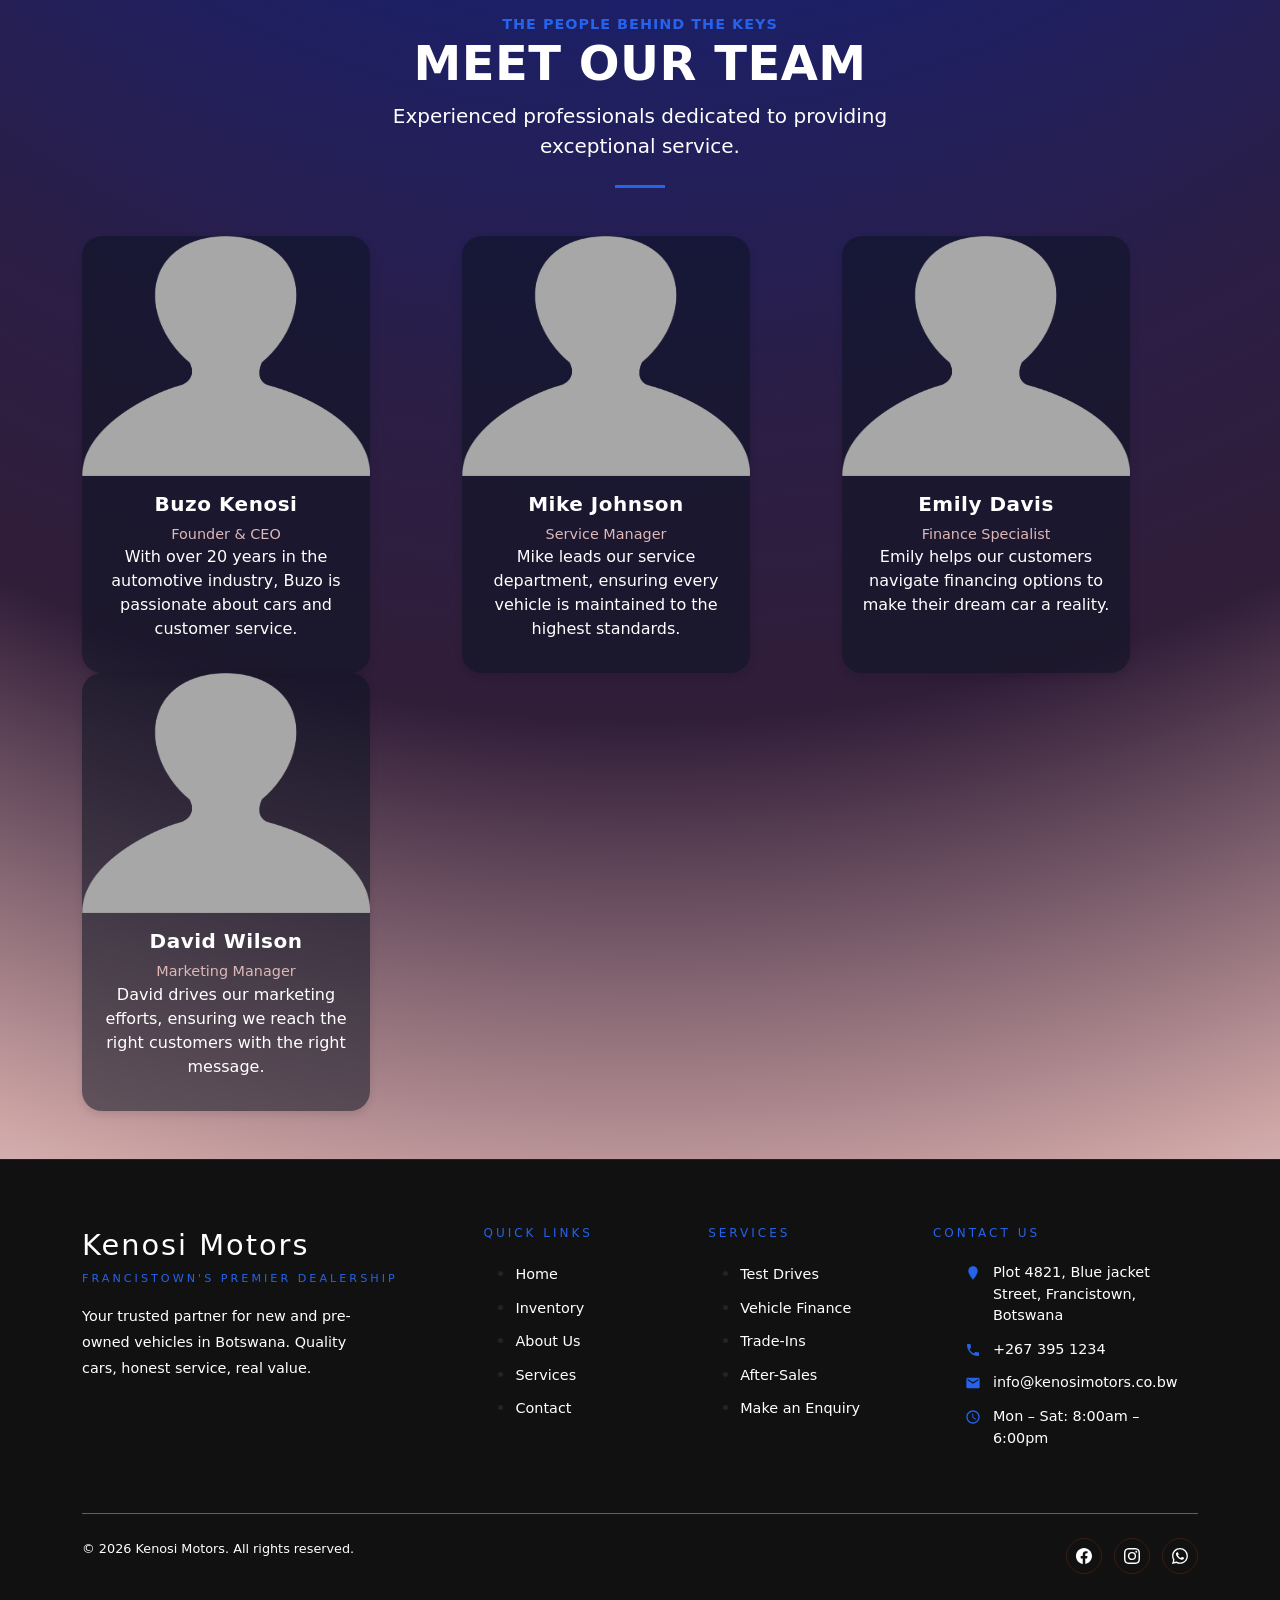
<file: Kenosi Motors/AboutUs.html>
<!doctype html>
<html lang="en">
  <head>
    <meta charset="utf-8">
    <meta name="viewport" content="width=device-width, initial-scale=1">
    <link rel="shortcut icon" href="Images/Logo.png" type="image/x-icon">
    <link rel="stylesheet" href="CSS/style.css">
    <title>Kenosi Motors | About Us</title>
    <link href="https://cdn.jsdelivr.net/npm/bootstrap@5.2.3/dist/css/bootstrap.min.css" rel="stylesheet" integrity="sha384-rbsA2VBKQhggwzxH7pPCaAqO46MgnOM80zW1RWuH61DGLwZJEdK2Kadq2F9CUG65" crossorigin="anonymous">
    <style>
      .hero {
        color: #fff;
        text-align: center;
        padding: 4rem 1rem;
        background: url('Images/dealer.jpg');
        background-size: cover;
        background-position: center;
      }
      .hero::before {
        content: "";
        position: absolute;
        top: 0;
        left: 0;
        width: 100%;
        height: 100%;
        background-color: rgba(0, 0, 0, 0.5);
        z-index: 1;
      }
      .hero-content {
        max-width: 100%;
        margin: 0 auto;
      }
        .about-section {
          background-color: transparent;
          padding: 4rem 1rem;
          border: #000000 solid 1px;
          border-radius: 10px;
          max-width: 1200px;
          margin: 2rem auto;
          box-shadow: 0 10px 30px rgb(0, 0, 0, 0.15);
        }
        .eyebrow {
          font-size: 0.9rem;
          font-weight: bold;
          color: var(--blue);
          text-transform: uppercase;
          letter-spacing: 1px;
        }
         .service-card {
          position: relative;
          max-width: 400px;
          background-color: rgba(255, 255, 255, 0.15);
          backdrop-filter: blur(8px);
          border-radius: 10px;
          padding: 2rem;
          margin-bottom: 2rem;
          overflow: hidden;
        }
        .service-card .background-words {
          position: absolute;
          height: max-content;
          top: 50%;
          left: 50%;
          transform: translate(-50%, -50%);
          font-size: 10rem !important;
          font-weight: bold;
          color: rgba(0, 0, 0, 0.8);
          z-index: 0;
          opacity: 0.4;
          pointer-events: none;
        }
        .service-card .content {
          position: relative;
          z-index: 1;
          text-align: center;
          font-size: 1.2rem;
        }
        .stats-container {
          display: flex;
          justify-content: space-between;
          gap: 1rem;
        }
        .stat-card {
          background-color: rgba(255, 255, 255, 0.15);
          backdrop-filter: blur(8px);
          border-radius: 10px;
          padding: 2rem;
          text-align: center;
          flex: 1;
          margin: 0 0.5rem;
        }
        .stat-card h2 {
          font-size: 2rem;
          font-weight: bold;
          color: #000;
        }
        .stat-card p {
          font-size: 1rem;
          color: #333;
        }
        .team-card{
  position: relative;
  background-color: rgba(255, 255, 255, 0.15);
  backdrop-filter: blur(8px);
  border-radius: 20px;
  height: 20rem;
  overflow: hidden; /* important for rounded corners */
        }
        .team-card:hover {
          transform: scale(1.05);
          transition: transform 0.3s ease;
          box-shadow: 0 10px 20px rgba(0, 0, 0, 0.2);
        }
        .team-card .team-photo {
          width: 100%;
          height: 100%;
          object-fit: cover;
        
        }
        .team-card .team-info {
          position: absolute;
          bottom: 0;
          left: 0;
          right: 0;
          background: rgba(0, 0, 0, 0.6);
          color: #fff;
          padding: 1rem;
          text-align: center;
        }
        .team-card .team-info h5 {
          margin: 0;
          font-size: 1.2rem;
          font-weight: bold;
        }
        .team-card .team-info sub-heading {
          font-size: 0.9rem;
          color: #deb7b7;
        }
        .team-card .team-info p {
          font-size: 0.9rem;
          margin-top: 0.5rem;
        }
        sub-heading {
          display: block;
          font-size: 0.9rem;
          color: #deb7b7;
        }
        .card {
          height: 100%;
          border: none;
          border-radius: 20px;
          box-shadow: 0 4px 8px rgba(0, 0, 0, 0.1);
        }
        .card-img-top {
          object-fit: fill;
          height: 15rem;
        }
    </style>
  </head>
  <body>
    <nav class="navbar navbar-expand-lg">
      <div class="container-fluid">
        <a class="navbar-brand" href="index.html">
          <img src="Images/Logo.png" alt="Kenosi Motors" height="40">
        </a>
        <button class="navbar-toggler" type="button" data-bs-toggle="collapse" data-bs-target="#navbarTogglerDemo02" aria-controls="navbarTogglerDemo02" aria-expanded="false" aria-label="Toggle navigation">
          <span class="navbar-toggler-icon"></span>
        </button>
        <div class="collapse navbar-collapse" id="navbarTogglerDemo02">
          <ul class="navbar-nav me-auto mb-2 mb-lg-0">
            <li class="nav-item">
              <a class="nav-link" href="index.html">Home</a>
            </li>
            <li class="nav-item">
              <a class="nav-link" href="Inventory.html">Inventory</a>
            </li>
              <li class="nav-item">
                <a class="nav-link active" aria-current="page" href="AboutUs.html">About Us</a>
              </li>
            <li class="nav-item">
              <a class="nav-link" href="Services.html">Services</a>
            </li>
            <li class="nav-item">
              <a class="nav-link" href="Contact.html">Contact</a>
            </li>
            <li class="nav-item">
              <a class="nav-cta" href="feedback.html" >Enquire Now</a>
            </li>
          </ul>
        </div>
      </div>
    </nav>

<!--Hero Section-->
<section class="hero py-2">
  <div class="container">
    <span class="eyebrow">OUR STORY</span>
    <div class="hero-content">
      <h1>About Kenosi Motors</h1>
      <p>A Botswana born business built on trust, quality, and a genuine passion for vehicles</p>
    </div>
  </div>
</section>
<section class="about-section py-4">
  <div class="container">
    <div class="row">
      <div class="col-md-6">
        <div class="eyebrow">EST. 2014</div>
        <h1>More than a dealership</h1>
        <h1>- A trusted partner</h1>
        <br>
        <p>Kenosi Motors was founded with a simple mission: to provide exceptional service and quality vehicles to the people of Botswana. Over the years, we have grown into a trusted name in the automotive industry, known for our commitment to customer satisfaction and integrity.</p>
        <p>We stock a diverse range of vehicles — from reliable everyday hatchbacks to powerful 4x4s and luxury sedans — ensuring that whether you are a first-time buyer or an experienced motorist, we have the right car for you.</p>
      </div>
      <div class="col-md-6">
       <div class="row">
        <div class="service-card">
          <div class="background-words">
            2014
          </div>
          <div class="content">
            <H5>Founded in Francistown</H5>
          </div>
        </div>
       </div>
       <div class="row">
        <div class="stats-container">
          <div class="stat-card">
            <h2>1000+</h2>
            <p>Vehicles Sold</p>
          </div>
          <div class="stat-card">
            <h2>500+</h2>
            <p>Happy Customers</p>
          </div>
          <div class="stat-card">
            <h2>50+</h2>
            <p>Trusted Brands</p>
          </div>
        </div>
       </div>
      </div>
    </div>
  </div>
</section>

<section>
   <div class="container">
      <div class="px-4 py-5 my-5 text-center">
        <div class="eyebrow">What drives us</div>
    <h1 class="display-5 fw-bold">Our Mission</h1>
    <div class="col-lg-6 mx-auto">
      <p class="lead mb-4">We are committed to providing the best automotive experience in Botswana.</p>
    </div>
    <div class="blue-line"></div>
    <br>
    <div class="d-grid gap-2 d-sm-flex justify-content-sm-center">
          <a href="Contact.html" class="btn btn-primary btn-lg">Get In Touch</a>
    <a href="inventory.html" class="btn btn-outline-primary btn-lg">Browse Inventory</a>
  </div>
  </div>

  <div class="row justify-content-center mb-5 mt-5">
    <div class="col-lg-8">
      <div class="card bg-transparent border-primary">
        <div class="card-body">
          <h5 class="card-title fw-bold mb-3">Our Mission Statement</h5>
          <p class="card-text mb-0">
            To deliver exceptional value and service in every vehicle transaction, building long-term relationships with our customers through transparency, integrity, and a genuine passion for automobiles. We believe in providing quality vehicles at fair prices, backed by professional service and support that exceeds expectations.
          </p>
        </div>
      </div>
    </div>
  </div>

  <div class="row justify-content-center mb-5">
    <div class="col-lg-8">
      <div class="card bg-transparent border-primary">
        <div class="card-body">
          <h5 class="card-title fw-bold mb-3">Our Vision</h5>
          <p class="card-text mb-0">
            To be Botswana's most trusted automotive dealership, recognized for our commitment to quality, customer satisfaction, and community values. We envision a future where Kenosi Motors is the first choice for vehicle buyers seeking reliability, fair dealing, and exceptional service.
          </p>
        </div>
      </div>
    </div>
  </div>

  <div class="row my-5">
    <div class="col-12 text-center mb-4">
      <h3 class="fw-bold">Our Core Values</h3>
      <p class="text">These principles guide everything we do</p>
    </div>
  </div>

  <div class="row row-cols-1 row-cols-md-2 row-cols-lg-4 g-4 mb-5">
    <div class="col">
      <div class="card h-100 text-center">
        <div class="card-body">
          <div class="mb-3" style="font-size: 2rem;">🤝</div>
          <h5 class="card-title fw-bold">Integrity</h5>
          <p class="card-text small">We conduct business with complete honesty and transparency, treating every customer with respect and fairness.</p>
        </div>
      </div>
    </div>

    <div class="col">
      <div class="card h-100 text-center">
        <div class="card-body">
          <div class="mb-3" style="font-size: 2rem;">⭐</div>
          <h5 class="card-title fw-bold">Quality</h5>
          <p class="card-text small">Every vehicle meets our rigorous quality standards. We stand behind what we sell with comprehensive warranties.</p>
        </div>
      </div>
    </div>

    <div class="col">
      <div class="card h-100 text-center">
        <div class="card-body">
          <div class="mb-3" style="font-size: 2rem;">❤️</div>
          <h5 class="card-title fw-bold">Customer Focus</h5>
          <p class="card-text small">Your satisfaction is our priority. We listen to your needs and tailor solutions that work for you.</p>
        </div>
      </div>
    </div>

    <div class="col">
      <div class="card h-100">
        <div class="card-body">
          <div class="mb-3" style="font-size: 2rem;">🚀</div>
          <h5 class="card-title fw-bold">Innovation</h5>
          <p class="card-text small">We embrace new technologies and services to continuously improve our offerings and customer experience.</p>
        </div>
      </div>
    </div>
  </div>

  <div class="row my-5">
    <div class="col-12 text-center mb-4">
      <h3 class="fw-bold">What Sets Us Apart</h3>
    </div>
  </div>

  <div class="row row-cols-1 row-cols-md-3 g-4 mb-5">
    <div class="col">
      <div class="card h-100">
        <div class="card-body">
          <h5 class="card-title fw-bold mb-3">
            <svg xmlns="http://www.w3.org/2000/svg" width="24" height="24" fill="currentColor" class="bi bi-check-circle-fill text-success" viewBox="0 0 16 16">
              <path d="M16 8A8 8 0 1 1 0 8a8 8 0 0 1 16 0zm-3.97-3.03a.75.75 0 0 0-1.08.022L7.477 9.417 5.384 7.323a.75.75 0 0 0-1.06 1.061L6.97 11.03a.75.75 0 0 0 1.079-.02l3.992-4.99a.75.75 0 0 0-.01-1.05z"/>
            </svg>
            Verified Quality
          </h5>
          <p class="card-text">Multi-point inspection ensures every vehicle meets our high standards for safety and reliability.</p>
        </div>
      </div>
    </div>

    <div class="col">
      <div class="card h-100">
        <div class="card-body">
          <h5 class="card-title fw-bold mb-3">
            <svg xmlns="http://www.w3.org/2000/svg" width="24" height="24" fill="currentColor" class="bi bi-piggy-bank-fill text-success" viewBox="0 0 16 16">
              <path d="M7.964 1.527c-.945-.673-2.614-.097-2.833.89-.02.11-.078.286-.155.403-.077-.116-.135-.292-.156-.403-.192-.99-1.888-1.563-2.833-.89-.732.524-.882 1.532-.304 2.421.163.228.403.021.671-.039.574-.087 1.365.24 2.142 1.064.777-.825 1.568-1.15 2.142-1.064.268.06.507.266.671.039.578-.889.427-1.897-.305-2.421z"/>
              <path d="M7.964 4.527c.945.673 2.614.097 2.833-.89.02-.11.078-.286.155-.403-.077.116-.135.292-.156.403-.192.99 1.888 1.563 2.833.89.732-.524.882-1.532.304-2.421-.163-.228-.403-.021-.671.039-.574.087-1.365-.24-2.142-1.064-.777.825-1.568 1.15-2.142 1.064-.268-.06-.507-.266-.671-.039-.578.889-.427 1.897.305 2.421Z"/>
              <path d="M7.9 11a1 1 0 1 1 0-2 1 1 0 0 1 0 2Z"/>
              <path d="M13.464 14.766c.236-.047.47-.113.683-.19C15.186 13.328 16 11.565 16 9.5a3.5 3.5 0 0 0-3.5-3.5h-2a3.5 3.5 0 0 0-3.5 3.5c0 .256.01.507.03.755.068.987.335 1.905.831 2.71.522.848 1.274 1.504 2.126 1.834.47.186.94.285 1.407.285h1.947c.505 0 .984-.1 1.429-.285Z"/>
            </svg>
            Fair Pricing
          </h5>
          <p class="card-text">Transparent pricing with no hidden fees. We believe in honest value for your money.</p>
        </div>
      </div>
    </div>

    <div class="col">
      <div class="card h-100">
        <div class="card-body">
          <h5 class="card-title fw-bold mb-3">
            <svg xmlns="http://www.w3.org/2000/svg" width="24" height="24" fill="currentColor" class="bi bi-shield-heart-fill text-success" viewBox="0 0 16 16">
              <path fill-rule="evenodd" d="M6.41 13.41a6.5 6.5 0 1 0-1.6-10.3L8 2.41l3.19 0.7a6.5 6.5 0 1 0-1.6 10.3L8 13.59l-.59-.18zm3.1-5.41H8.41V6.4a.5.5 0 0 0-1 0v1.6H5.4a.5.5 0 0 0 0 1h1.6v1.6a.5.5 0 0 0 1 0V8.41h1.59a.5.5 0 0 0 0-1z"/>
            </svg>
            Warranty Support
          </h5>
          <p class="card-text">Comprehensive warranty coverage backed by our commitment to your satisfaction and peace of mind.</p>
        </div>
      </div>
  </div>
  </div>
  </div>
</section>
<section>
  <div class="container py-5 text-center">
      <div class="px-4  my-5 text-center">
        <div class="eyebrow">The people behind the keys</div>
    <h1 class="display-5 fw-bold">Meet our team</h1>
    <div class="col-lg-6 mx-auto">
      <p class="lead mb-4">Experienced professionals dedicated to providing exceptional service.</p>
    </div>
    <div class="blue-line"></div>
  </div>
  <div class="row">
    <div class="col-sm">
      <div class="card" style="width: 18rem;">
        <img src="Images/profile_picture.png" class="card-img-top" alt="...">
        <div class="card-body">
          <div class="team-info">
            <h5>Buzo Kenosi</h5>
            <sub-heading>Founder & CEO</sub-heading>
            <p>With over 20 years in the automotive industry, Buzo is passionate about cars and customer service.</p>
          </div>
        </div>  
      </div>
    </div>
    <div class="col-sm">
      <div class="card" style="width: 18rem;">
        <img src="Images/profile_picture.png" class="card-img-top" alt="...">
        <div class="card-body">
          <div class="team-info">
            <h5>Mike Johnson</h5>
            <sub-heading>Service Manager</sub-heading>
            <p>Mike leads our service department, ensuring every vehicle is maintained to the highest standards.</p>
          </div>
        </div>  
      </div>
    </div>
    <div class="col-sm">
      <div class="card" style="width: 18rem;">
        <img src="Images/profile_picture.png" class="card-img-top" alt="...">
        <div class="card-body">
          <div class="team-info">
            <h5>Emily Davis</h5>
            <sub-heading>Finance Specialist</sub-heading>
            <p>Emily helps our customers navigate financing options to make their dream car a reality.</p>
          </div>
        </div>
      </div>
    </div>
    <div class="col-sm">
      <div class="card" style="width: 18rem;">
        <img src="Images/profile_picture.png" class="card-img-top" alt="...">
        <div class="card-body">
          <div class="team-info">
            <h5>David Wilson</h5>
            <sub-heading>Marketing Manager</sub-heading>
            <p>David drives our marketing efforts, ensuring we reach the right customers with the right message.</p>
          </div>
        </div>
      </div>
    </div>
  </div>
</div>
</section>

<footer class="footer">
  <div class="container">
    <div class="footer-grid">
      <div class="footer-brand">
        <div class="name">Kenosi Motors</div>
        <div class="tagline">Francistown's Premier Dealership</div>
        <p>Your trusted partner for new and pre-owned vehicles in Botswana. Quality cars, honest service, real value.</p>
      </div>
      <div>
        <div class="footer-heading">Quick Links</div>
        <ul class="footer-links">
          <li><a href="index.html">Home</a></li>
          <li><a href="inventory.html">Inventory</a></li>
          <li><a href="aboutus.html">About Us</a></li>
          <li><a href="services.html">Services</a></li>
          <li><a href="contact.html">Contact</a></li>
        </ul>
      </div>
      <div>
        <div class="footer-heading">Services</div>
        <ul class="footer-links">
          <li><a href="services.html">Test Drives</a></li>
          <li><a href="services.html">Vehicle Finance</a></li>
          <li><a href="services.html">Trade-Ins</a></li>
          <li><a href="services.html">After-Sales</a></li>
          <li><a href="feedback.html">Make an Enquiry</a></li>
        </ul>
      </div>
      <div>
        <div class="footer-heading">Contact Us</div>
        <ul class="footer-contact">
          <li>
            <svg class="icon" viewBox="0 0 24 24" fill="currentColor"><path d="M12 2C8.13 2 5 5.13 5 9c0 5.25 7 13 7 13s7-7.75 7-13c0-3.87-3.13-7-7-7z"/></svg>
            Plot 4821, Blue jacket Street, Francistown, Botswana
          </li>
          <li>
            <svg class="icon" viewBox="0 0 24 24" fill="currentColor"><path d="M6.62 10.79c1.44 2.83 3.76 5.14 6.59 6.59l2.2-2.2c.27-.27.67-.36 1.02-.24 1.12.37 2.33.57 3.57.57.55 0 1 .45 1 1V20c0 .55-.45 1-1 1-9.39 0-17-7.61-17-17 0-.55.45-1 1-1h3.5c.55 0 1 .45 1 1 0 1.25.2 2.45.57 3.57.11.35.03.74-.25 1.02l-2.2 2.2z"/></svg>
            +267 395 1234
          </li>
          <li>
            <svg class="icon" viewBox="0 0 24 24" fill="currentColor"><path d="M20 4H4c-1.1 0-1.99.9-1.99 2L2 18c0 1.1.9 2 2 2h16c1.1 0 2-.9 2-2V6c0-1.1-.9-2-2-2zm0 4l-8 5-8-5V6l8 5 8-5v2z"/></svg>
            info@kenosimotors.co.bw
          </li>
          <li>
            <svg class="icon" viewBox="0 0 24 24" fill="currentColor"><path d="M11.99 2C6.47 2 2 6.48 2 12s4.47 10 9.99 10C17.52 22 22 17.52 22 12S17.52 2 11.99 2zM12 20c-4.42 0-8-3.58-8-8s3.58-8 8-8 8 3.58 8 8-3.58 8-8 8zm.5-13H11v6l5.25 3.15.75-1.23-4.5-2.67V7z"/></svg>
            Mon – Sat: 8:00am – 6:00pm
          </li>
        </ul>
      </div>
    </div>
    <div class="footer-bottom">
      <p>© 2026 Kenosi Motors. All rights reserved.</p>
      <div class="social-links">
        <a href="#" aria-label="Facebook">
          <svg xmlns="http://www.w3.org/2000/svg" width="16" height="16" fill="currentColor" class="bi bi-facebook" viewBox="0 0 16 16">
            <path d="M16 8.049c0-4.446-3.582-8.05-8-8.05C3.58 0-.002 3.603-.002 8.05c0 4.017 2.926 7.347 6.75 7.951v-5.625h-2.03V8.05H6.75V6.275c0-2.017 1.195-3.131 3.022-3.131.876 0 1.791.157 1.791.157v1.98h-1.009c-.993 0-1.303.621-1.303 1.258v1.51h2.218l-.354 2.326H9.25V16c3.824-.604 6.75-3.934 6.75-7.951"/>
          </svg>
        </a>
        <a href="#" aria-label="Instagram">
          <svg xmlns="http://www.w3.org/2000/svg" width="16" height="16" fill="currentColor" class="bi bi-instagram" viewBox="0 0 16 16">
            <path d="M8 0C5.829 0 5.556.01 4.703.048 3.85.088 3.269.222 2.76.42a3.9 3.9 0 0 0-1.417.923A3.9 3.9 0 0 0 .42 2.76C.222 3.268.087 3.85.048 4.7.01 5.555 0 5.827 0 8.001c0 2.172.01 2.444.048 3.297.04.852.174 1.433.372 1.942.205.526.478.972.923 1.417.444.445.89.719 1.416.923.51.198 1.09.333 1.942.372C5.555 15.99 5.827 16 8 16s2.444-.01 3.298-.048c.851-.04 1.434-.174 1.943-.372a3.9 3.9 0 0 0 1.416-.923c.445-.445.718-.891.923-1.417.197-.509.332-1.09.372-1.942C15.99 10.445 16 10.173 16 8s-.01-2.445-.048-3.299c-.04-.851-.175-1.433-.372-1.941a3.9 3.9 0 0 0-.923-1.417A3.9 3.9 0 0 0 13.24.42c-.51-.198-1.092-.333-1.943-.372C10.443.01 10.172 0 7.998 0zm-.717 1.442h.718c2.136 0 2.389.007 3.232.046.78.035 1.204.166 1.486.275.373.145.64.319.92.599s.453.546.598.92c.11.281.24.705.275 1.485.039.843.047 1.096.047 3.231s-.008 2.389-.047 3.232c-.035.78-.166 1.203-.275 1.485a2.5 2.5 0 0 1-.599.919c-.28.28-.546.453-.92.598-.28.11-.704.24-1.485.276-.843.038-1.096.047-3.232.047s-2.39-.009-3.233-.047c-.78-.036-1.203-.166-1.485-.276a2.5 2.5 0 0 1-.92-.598 2.5 2.5 0 0 1-.6-.92c-.109-.281-.24-.705-.275-1.485-.038-.843-.046-1.096-.046-3.233s.008-2.388.046-3.231c.036-.78.166-1.204.276-1.486.145-.373.319-.64.599-.92s.546-.453.92-.598c.282-.11.705-.24 1.485-.276.738-.034 1.024-.044 2.515-.045zm4.988 1.328a.96.96 0 1 0 0 1.92.96.96 0 0 0 0-1.92m-4.27 1.122a4.109 4.109 0 1 0 0 8.217 4.109 4.109 0 0 0 0-8.217m0 1.441a2.667 2.667 0 1 1 0 5.334 2.667 2.667 0 0 1 0-5.334"/>
          </svg></a>
        <a href="#" aria-label="WhatsApp">
          <svg xmlns="http://www.w3.org/2000/svg" width="16" height="16" fill="currentColor" class="bi bi-whatsapp" viewBox="0 0 16 16">
            <path d="M13.601 2.326A7.85 7.85 0 0 0 7.994 0C3.627 0 .068 3.558.064 7.926c0 1.399.366 2.76 1.057 3.965L0 16l4.204-1.102a7.9 7.9 0 0 0 3.79.965h.004c4.368 0 7.926-3.558 7.93-7.93A7.9 7.9 0 0 0 13.6 2.326zM7.994 14.521a6.6 6.6 0 0 1-3.356-.92l-.24-.144-2.494.654.666-2.433-.156-.251a6.56 6.56 0 0 1-1.007-3.505c0-3.626 2.957-6.584 6.591-6.584a6.56 6.56 0 0 1 4.66 1.931 6.56 6.56 0 0 1 1.928 4.66c-.004 3.639-2.961 6.592-6.592 6.592m3.615-4.934c-.197-.099-1.17-.578-1.353-.646-.182-.065-.315-.099-.445.099-.133.197-.513.646-.627.775-.114.133-.232.148-.43.05-.197-.1-.836-.308-1.592-.985-.59-.525-.985-1.175-1.103-1.372-.114-.198-.011-.304.088-.403.087-.088.197-.232.296-.346.1-.114.133-.198.198-.33.065-.134.034-.248-.015-.347-.05-.099-.445-1.076-.612-1.47-.16-.389-.323-.335-.445-.34-.114-.007-.247-.007-.38-.007a.73.73 0 0 0-.529.247c-.182.198-.691.677-.691 1.654s.71 1.916.81 2.049c.098.133 1.394 2.132 3.383 2.992.47.205.84.326 1.129.418.475.152.904.129 1.246.08.38-.058 1.171-.48 1.338-.943.164-.464.164-.86.114-.943-.049-.084-.182-.133-.38-.232"/>
          </svg>
        </a>
      </div>
    </div>
  </div>
</footer>

    <script src="https://cdn.jsdelivr.net/npm/bootstrap@5.3.2/dist/js/bootstrap.bundle.min.js"></script>
  </body>
</html>
</file>
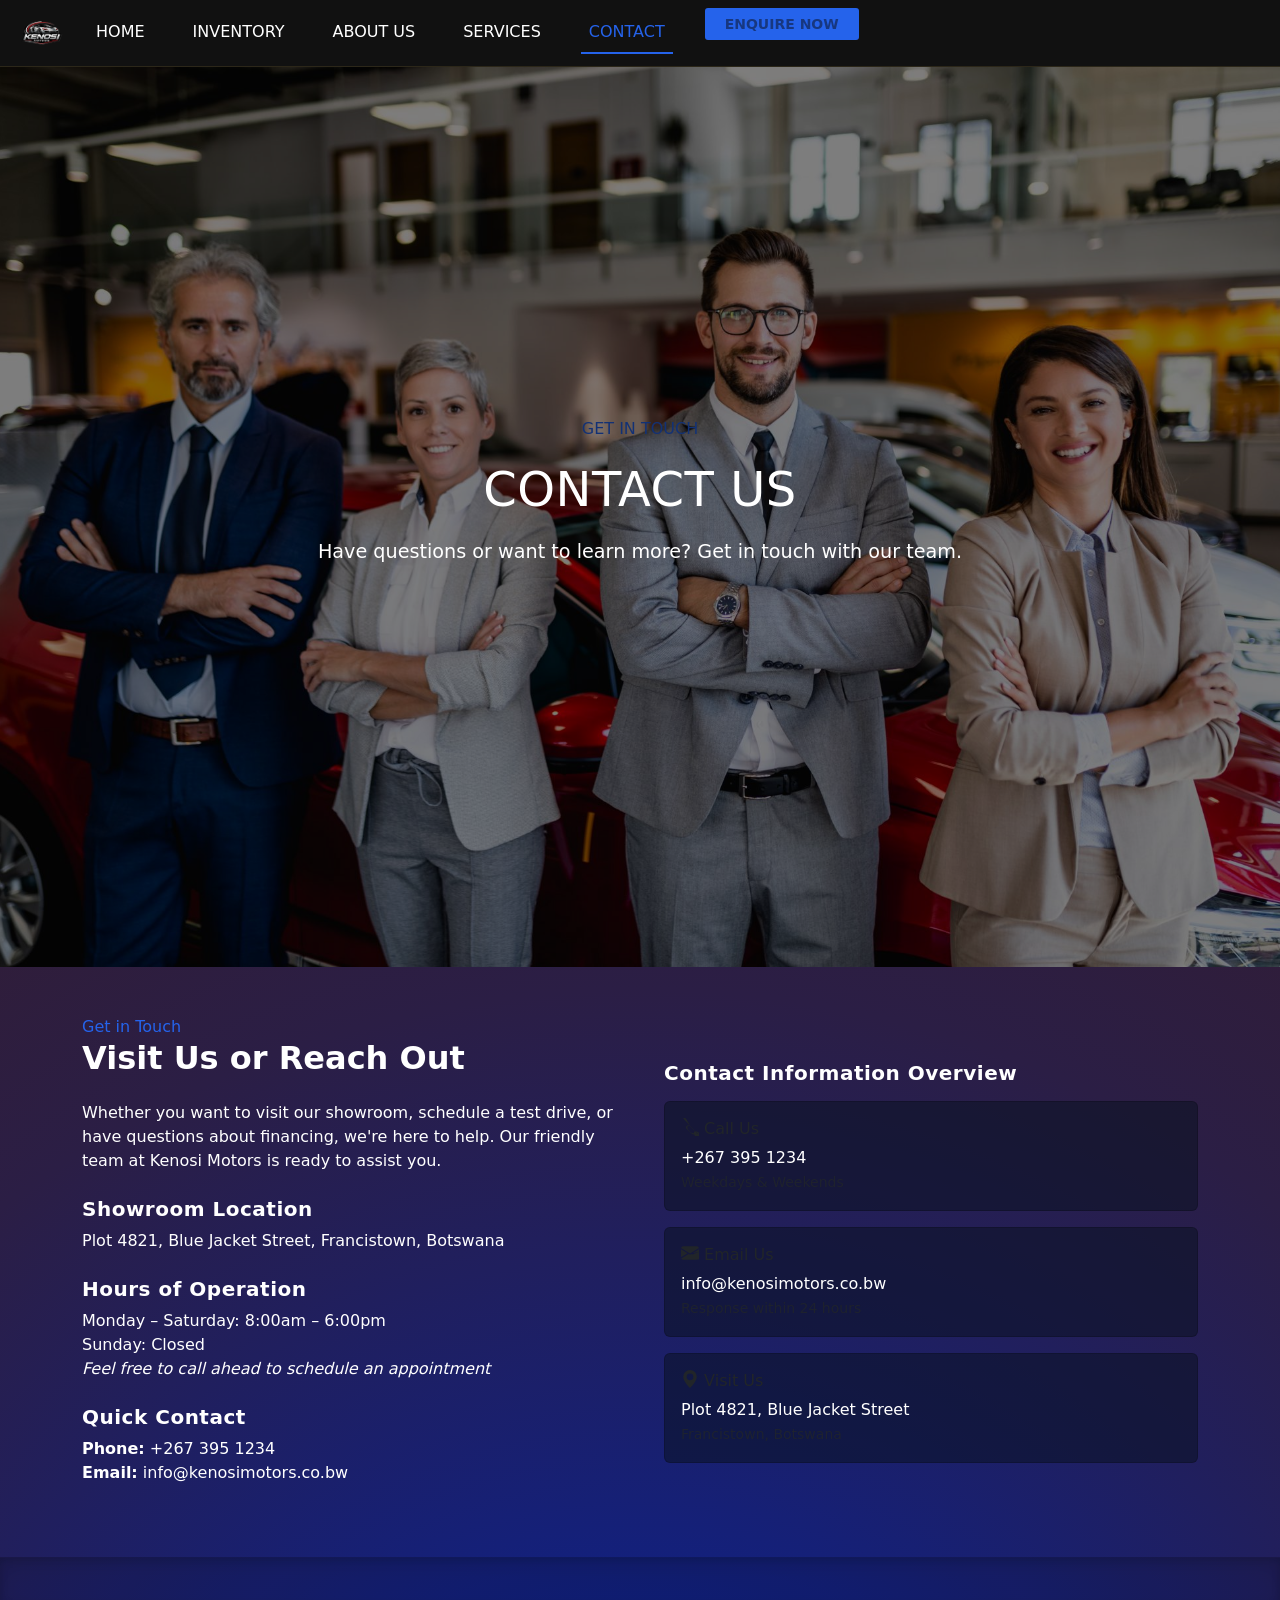
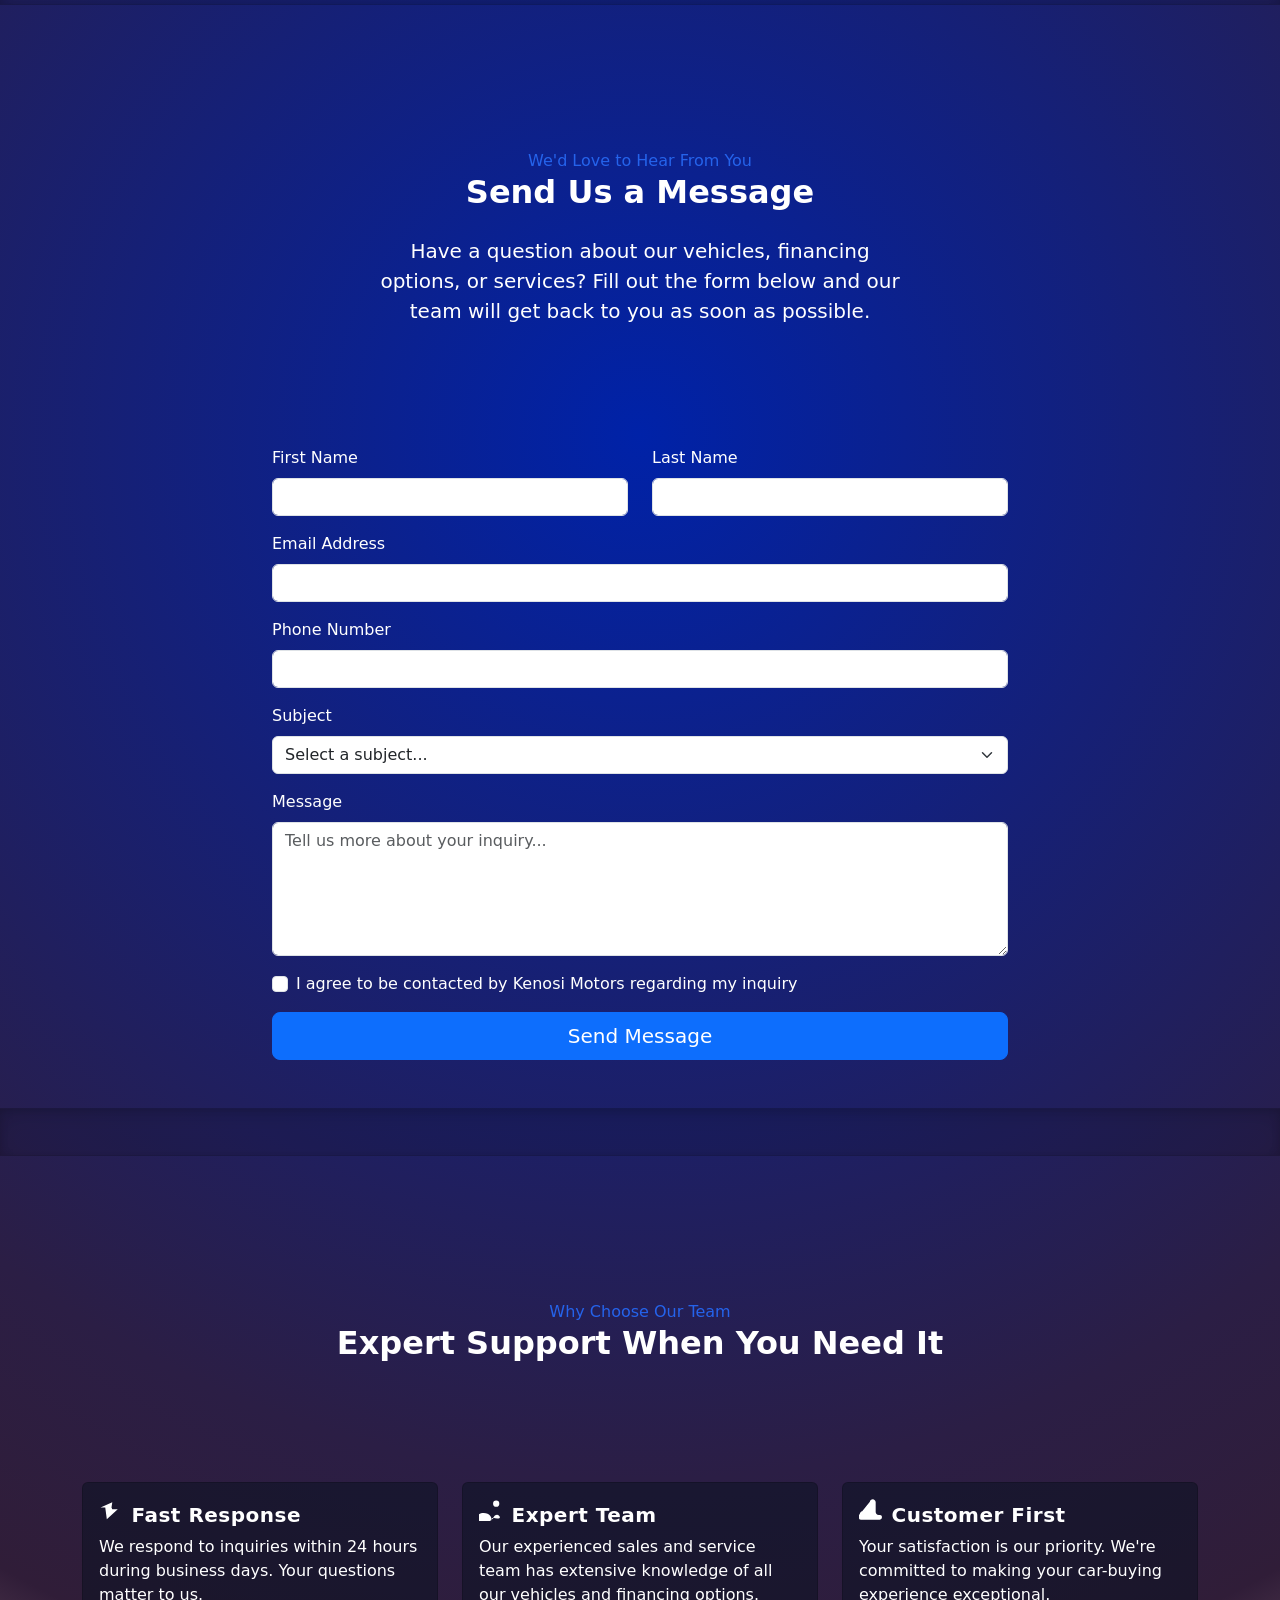
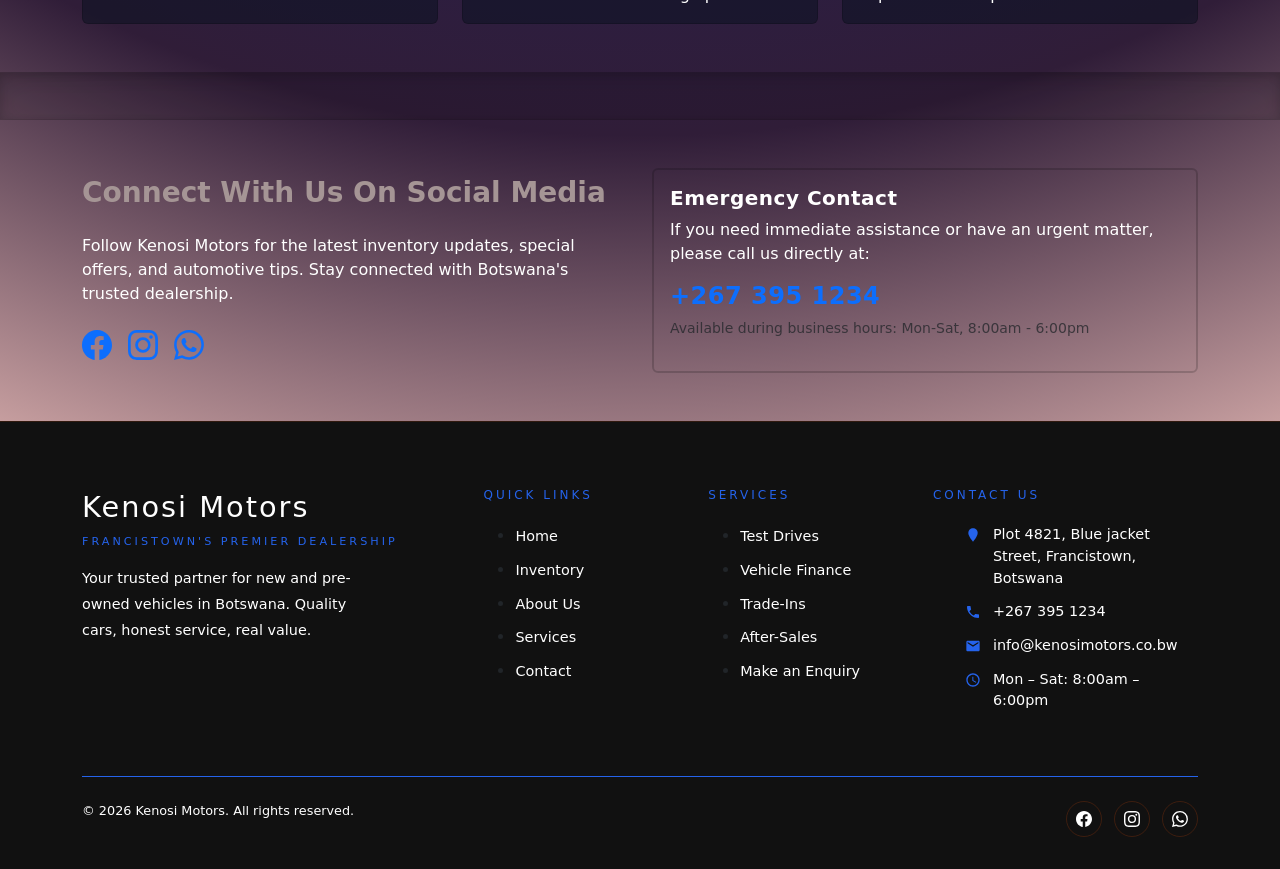
<file: Kenosi Motors/Contact.html>
<!doctype html>
<html lang="en">
  <head>
    <meta charset="utf-8">
    <meta name="viewport" content="width=device-width, initial-scale=1">
    <link rel="shortcut icon" href="Images/Logo.png" type="image/x-icon">
    <link rel="stylesheet" href="CSS/style.css">
    <title>Kenosi Motors | Contact</title>
    <link href="https://cdn.jsdelivr.net/npm/bootstrap@5.2.3/dist/css/bootstrap.min.css" rel="stylesheet" integrity="sha384-rbsA2VBKQhggwzxH7pPCaAqO46MgnOM80zW1RWuH61DGLwZJEdK2Kadq2F9CUG65" crossorigin="anonymous">
    <style>
      .hero {
        color: #fff;
        text-align: center;
        padding: 4rem 1rem;
        background: url('Images/contact.jpeg');
        background-size: cover;
        background-position: center;
      }
      .hero::before {
        content: "";
        position: absolute;
        top: 0;
        left: 0;
        width: 100%;
        height: 100%;
        background-color: rgba(0, 0, 0, 0.5);
        z-index: 1;
      }
      .hero-content {
        max-width: 100%;
        margin: 0 auto;
      }
      h2{
        color:#fff;
      }
      label{
        color:#fff;
      }
    </style>
  </head>
  <body>
    <nav class="navbar navbar-expand-lg">
      <div class="container-fluid">
        <a class="navbar-brand" href="index.html">
          <img src="Images/Logo.png" alt="Kenosi Motors" height="40">
        </a>
        <button class="navbar-toggler" type="button" data-bs-toggle="collapse" data-bs-target="#navbarTogglerDemo02" aria-controls="navbarTogglerDemo02" aria-expanded="false" aria-label="Toggle navigation">
          <span class="navbar-toggler-icon"></span>
        </button>
        <div class="collapse navbar-collapse" id="navbarTogglerDemo02">
          <ul class="navbar-nav me-auto mb-2 mb-lg-0">
            <li class="nav-item">
              <a class="nav-link" href="index.html">Home</a>
            </li>
            <li class="nav-item">
              <a class="nav-link" href="Inventory.html">Inventory</a>
            </li>
              <li class="nav-item">
                <a class="nav-link" href="AboutUs.html">About Us</a>
            </li>
            <li class="nav-item">
              <a class="nav-link" href="Services.html">Services</a>
            </li>
            <li class="nav-item">
              <a class="nav-link active" aria-current="page"  href="Contact.html">Contact</a>
            </li>
            <li class="nav-item">
              <a class="nav-cta" href="feedback.html" >Enquire Now</a>
            </li>
          </ul>
        </div>
      </div>
    </nav>

<!--Hero Section-->
<section class="hero py-2">
  <div class="container">
    <span class="eyebrow">GET IN TOUCH</span>
    <div class="hero-content">
      <h1>Contact Us</h1>
      <p>Have questions or want to learn more? Get in touch with our team.</p>
    </div>
  </div>
</section>

    <!--Content-->

    <!-- Contact Information Section -->
    <div class="container py-5">
      <div class="row row-cols-1 row-cols-md-2 g-5 align-items-center">
        <div>
          <span class="eyebrow">Get in Touch</span>
          <h2 class="fw-bold mb-4">Visit Us or Reach Out</h2>
          <p class="mb-4">Whether you want to visit our showroom, schedule a test drive, or have questions about financing, we're here to help. Our friendly team at Kenosi Motors is ready to assist you.</p>

          <div class="mb-4">
            <h5 class="fw-bold mb-2">Showroom Location</h5>
            <p>Plot 4821, Blue Jacket Street, Francistown, Botswana</p>
          </div>

          <div class="mb-4">
            <h5 class="fw-bold mb-2">Hours of Operation</h5>
            <p>Monday – Saturday: 8:00am – 6:00pm<br>Sunday: Closed<br><em>Feel free to call ahead to schedule an appointment</em></p>
          </div>

          <div class="mb-4">
            <h5 class="fw-bold mb-2">Quick Contact</h5>
            <p><strong>Phone:</strong> +267 395 1234<br><strong>Email:</strong> info@kenosimotors.co.bw</p>
          </div>
        </div>

        <div>
          <h5 class="fw-bold mb-3">Contact Information Overview</h5>
          <div class="card mb-3">
            <div class="card-body">
              <h6 class="card-title">
                <svg xmlns="http://www.w3.org/2000/svg" width="18" height="18" fill="currentColor" class="bi bi-telephone-fill" viewBox="0 0 16 16">
                  <path fill-rule="evenodd" d="M1.885.511a1.745 1.745 0 0 1 2.61.163l2.51 4.153a1.745 1.745 0 0 1-.97 2.693l-.64.213a6.55 6.55 0 0 0 1.946 3.948 6.55 6.55 0 0 0 3.948 1.946l.213-.64a1.745 1.745 0 0 1 2.693-.97l4.153 2.51c.686.72.083 1.847-.957 1.857H13.6a1.745 1.745 0 0 1-1.736-1.632C10.217 15.029 7.971 12.783 5.633 10.236a12.02 12.02 0 0 1-.556-.557 1.745 1.745 0 0 1 .002-2.466l.237-.237a1.745 1.745 0 0 1 2.468.002c.552.52 1.064 1.04 1.845 1.982.782.943 1.462 1.456 1.982 1.846.937.781 1.462 1.293 1.845 1.982.52.552 1.04 1.064 1.982 1.845.943.782 1.456 1.462 1.846 1.982.781.937 1.293 1.462 1.982 1.845.552.52 1.064 1.04 1.845 1.982.943.782 1.462 1.456 1.982 1.846m8.5-6.187l2.348 1.423c.537.326.74 1.01.405 1.547-.334.537-1.019.74-1.556.405l-2.348-1.423c-.537-.326-.74-1.01-.405-1.547.334-.537 1.019-.74 1.556-.405Z"/>
                </svg>
                Call Us
              </h6>
              <p class="card-text">+267 395 1234<br><small class="text-muted">Weekdays & Weekends</small></p>
            </div>
          </div>

          <div class="card mb-3">
            <div class="card-body">
              <h6 class="card-title">
                <svg xmlns="http://www.w3.org/2000/svg" width="18" height="18" fill="currentColor" class="bi bi-envelope-fill" viewBox="0 0 16 16">
                  <path d="M.05 3.555A2 2 0 0 1 2 2h12a2 2 0 0 1 1.95 1.555L8 8.414.05 3.555ZM0 4.697v7.104l5.803-3.558L0 4.697ZM6.761 8.83l-6.57 4.026A2 2 0 0 0 2 14h12a2 2 0 0 0 1.808-1.144l-6.57-4.026L8 9.586l-1.239-.756Zm9.436-1.976L9.197 9.861l6.57 4.026A2 2 0 0 0 16 12.104V4.697l-5.803 3.554Z"/>
                </svg>
                Email Us
              </h6>
              <p class="card-text">info@kenosimotors.co.bw<br><small class="text-muted">Response within 24 hours</small></p>
            </div>
          </div>

          <div class="card">
            <div class="card-body">
              <h6 class="card-title">
                <svg xmlns="http://www.w3.org/2000/svg" width="18" height="18" fill="currentColor" class="bi bi-geo-alt-fill" viewBox="0 0 16 16">
                  <path d="M8 16s6-5.686 6-10A6 6 0 0 0 2 6c0 4.314 6 10 6 10zm0-7a3 3 0 1 1 0-6 3 3 0 0 1 0 6z"/>
                </svg>
                Visit Us
              </h6>
              <p class="card-text">Plot 4821, Blue Jacket Street<br><small class="text-muted">Francistown, Botswana</small></p>
            </div>
          </div>
        </div>
      </div>
    </div>

    <div class="b-example-divider"></div>

    <!-- Contact Form Section -->
    <div class="container py-5">
      <div class="px-4 py-5 my-5 text-center">
        <span class="eyebrow">We'd Love to Hear From You</span>
        <h2 class="fw-bold mb-4">Send Us a Message</h2>
        <p class="lead mb-4 col-lg-6 mx-auto">Have a question about our vehicles, financing options, or services? Fill out the form below and our team will get back to you as soon as possible.</p>
      </div>

      <div class="row justify-content-center">
        <div class="col-lg-8">
          <!-- Success message placeholder -->
          <div id="formSuccessMsg" class="alert alert-success d-none" role="alert">
            Your message has been sent successfully!
          </div>
          <form class="needs-validation" novalidate>
            <div class="row mb-3">
              <div class="col-md-6">
                <label for="firstName" class="form-label">First Name</label>
                <input type="text" class="form-control" id="firstName" required>
              </div>
              <div class="col-md-6">
                <label for="lastName" class="form-label">Last Name</label>
                <input type="text" class="form-control" id="lastName" required>
              </div>
            </div>

            <div class="mb-3">
              <label for="email" class="form-label">Email Address</label>
              <input type="email" class="form-control" id="email" required>
            </div>

            <div class="mb-3">
              <label for="phone" class="form-label">Phone Number</label>
              <input type="tel" class="form-control" id="phone">
            </div>

            <div class="mb-3">
              <label for="subject" class="form-label">Subject</label>
              <select class="form-select" id="subject" required>
                <option selected disabled>Select a subject...</option>
                <option value="test-drive">Book a Test Drive</option>
                <option value="financing">Financing Inquiry</option>
                <option value="trade-in">Trade-In Valuation</option>
                <option value="vehicle-info">Vehicle Information</option>
                <option value="other">Other Inquiry</option>
              </select>
            </div>

            <div class="mb-3">
              <label for="message" class="form-label">Message</label>
              <textarea class="form-control" id="message" rows="5" placeholder="Tell us more about your inquiry..." required></textarea>
            </div>

            <div class="mb-3 form-check">
              <input type="checkbox" class="form-check-input" id="terms" required>
              <label class="form-check-label" for="terms">
                I agree to be contacted by Kenosi Motors regarding my inquiry
              </label>
              <div class="invalid-feedback">
                You must agree before submitting.
              </div>
            </div>

            <div class="d-grid gap-2">
              <button type="submit" class="btn btn-primary btn-lg">Send Message</button>
            </div>
          </form>
        </div>
      </div>
    </div>

    <div class="b-example-divider"></div>

    <!-- Why Contact Us Section -->
    <div class="container py-5">
      <div class="px-4 py-5 my-5 text-center">
        <span class="eyebrow">Why Choose Our Team</span>
        <h2 class="fw-bold mb-4">Expert Support When You Need It</h2>
      </div>

      <div class="row row-cols-1 row-cols-md-3 g-4">
        <div class="col">
          <div class="card h-100">
            <div class="card-body">
              <h5 class="card-title">
                <svg xmlns="http://www.w3.org/2000/svg" width="25" height="25" fill="currentColor" class="bi bi-lightning-fill" viewBox="0 0 16 16">
                  <path d="m8 5.5.5-3.5L1 5.5h3L5 13l7-6.5H8.5z"/>
                </svg>
                Fast Response
              </h5>
              <p class="card-text">We respond to inquiries within 24 hours during business days. Your questions matter to us.</p>
            </div>
          </div>
        </div>

        <div class="col">
          <div class="card h-100">
            <div class="card-body">
              <h5 class="card-title">
                <svg xmlns="http://www.w3.org/2000/svg" width="25" height="25" fill="currentColor" class="bi bi-people-fill" viewBox="0 0 16 16">
                  <path d="M7 14s1 0 1-1-1-4-5-4-5 3-5 4 1 1 1 1h8zm4-9a2 2 0 1 1 0-4 2 2 0 0 1 0 4Zm-2.995 7.679A2 2 0 0 1 9 13c0-1 .895-3 2.5-3 1 0 1.89.895 1.89 1.89.001.104-.147.294-.39.376-.409.145-.768.147-1.265.147-.902 0-1.763-.147-2.734-.37z"/>
                </svg>
                Expert Team
              </h5>
              <p class="card-text">Our experienced sales and service team has extensive knowledge of all our vehicles and financing options.</p>
            </div>
          </div>
        </div>

        <div class="col">
          <div class="card h-100">
            <div class="card-body">
              <h5 class="card-title">
                <svg xmlns="http://www.w3.org/2000/svg" width="25" height="25" fill="currentColor" class="bi bi-hand-thumbs-up-fill" viewBox="0 0 16 16">
                  <path d="M6.956 1.745C7.021.81 7.908.087 8.831.087c.882 0 1.846.847 1.846 1.948v6.323c0 .896.672 1.888 2.018 1.888h.784c.668 0 1.219.557 1.219 1.225v.285a1.45 1.45 0 0 1-1.45 1.45H1.35a1.45 1.45 0 0 1-1.45-1.45v-.285C-.5 10.751 0 10.25.5 9.545.5 9.214 1.02 8.5 1.02 8.5c.26-.26.645-.51 1.029-.595.hsb.047-.05.073-.086.073-.124 0-.31-.24-.564-.564-.564.41-.309.782-.708 1.031-1.22.707-1.619 2.75-4.405 2.882-4.884.03-.11.118-.7.118-.04l-.003-.1.118-.04c.31.42.744.645 1.198.645.563 0 1.077-.27 1.186-.667.12-.426.006-.714-.314-1.08-.619-.745-1.45-1.159-2.063-1.236z"/>
                </svg>
                Customer First
              </h5>
              <p class="card-text">Your satisfaction is our priority. We're committed to making your car-buying experience exceptional.</p>
            </div>
          </div>
        </div>
      </div>
    </div>

    <div class="b-example-divider"></div>

    <!-- Social Media & Additional Info -->
    <div class="container py-5">
      <div class="row align-items-center">
        <div class="col-lg-6">
          <h3 class="fw-bold mb-4">Connect With Us On Social Media</h3>
          <p class="mb-4">Follow Kenosi Motors for the latest inventory updates, special offers, and automotive tips. Stay connected with Botswana's trusted dealership.</p>
          <div class="d-flex gap-3">
            <a href="#" title="Facebook">
              <svg xmlns="http://www.w3.org/2000/svg" width="30" height="30" fill="currentColor" class="bi bi-facebook" viewBox="0 0 16 16"><path d="M16 8.049c0-4.446-3.582-8.05-8-8.05C3.58 0-.002 3.603-.002 8.05c0 4.017 2.926 7.347 6.75 7.951v-5.625h-2.03V8.05H6.75V6.275c0-2.017 1.195-3.131 3.022-3.131.876 0 1.791.157 1.791.157v1.98h-1.009c-.993 0-1.303.621-1.303 1.258v1.51h2.218l-.354 2.326H9.25V16c3.824-.604 6.75-3.934 6.75-7.951"/>
              </svg>
            </a>
            <a href="#" title="Instagram">
              <svg xmlns="http://www.w3.org/2000/svg" width="30" height="30" fill="currentColor" class="bi bi-instagram" viewBox="0 0 16 16">
                <path d="M8 0C5.829 0 5.556.01 4.703.048 3.85.088 3.269.222 2.76.42a3.9 3.9 0 0 0-1.417.923A3.9 3.9 0 0 0 .42 2.76C.222 3.268.087 3.85.048 4.7.01 5.555 0 5.827 0 8.001c0 2.172.01 2.444.048 3.297.04.852.174 1.433.372 1.942.205.526.478.972.923 1.417.444.445.89.719 1.416.923.51.198 1.09.333 1.942.372C5.555 15.99 5.827 16 8 16s2.444-.01 3.298-.048c.851-.04 1.434-.174 1.943-.372a3.9 3.9 0 0 0 1.416-.923c.445-.445.718-.891.923-1.417.197-.509.332-1.09.372-1.942C15.99 10.445 16 10.173 16 8s-.01-2.445-.048-3.299c-.04-.851-.175-1.433-.372-1.941a3.9 3.9 0 0 0-.923-1.417A3.9 3.9 0 0 0 13.24.42c-.51-.198-1.092-.333-1.943-.372C10.443.01 10.172 0 7.998 0zm-.717 1.442h.718c2.136 0 2.389.007 3.232.046.78.035 1.204.166 1.486.275.373.145.64.319.92.599s.453.546.598.92c.11.281.24.705.275 1.485.039.843.047 1.096.047 3.231s-.008 2.389-.047 3.232c-.035.78-.166 1.203-.275 1.485a2.5 2.5 0 0 1-.599.919c-.28.28-.546.453-.92.598-.28.11-.704.24-1.485.276-.843.038-1.096.047-3.232.047s-2.39-.009-3.233-.047c-.78-.036-1.203-.166-1.485-.276a2.5 2.5 0 0 1-.92-.598 2.5 2.5 0 0 1-.6-.92c-.109-.281-.24-.705-.275-1.485-.038-.843-.046-1.096-.046-3.233s.008-2.388.046-3.231c.036-.78.166-1.204.276-1.486.145-.373.319-.64.599-.92s.546-.453.92-.598c.282-.11.705-.24 1.485-.276.738-.034 1.024-.044 2.515-.045zm4.988 1.328a.96.96 0 1 0 0 1.92.96.96 0 0 0 0-1.92m-4.27 1.122a4.109 4.109 0 1 0 0 8.217 4.109 4.109 0 0 0 0-8.217m0 1.441a2.667 2.667 0 1 1 0 5.334 2.667 2.667 0 0 1 0-5.334"/>
              </svg></a>
            <a href="#" title="WhatsApp">
              <svg xmlns="http://www.w3.org/2000/svg" width="30" height="30" fill="currentColor" class="bi bi-whatsapp" viewBox="0 0 16 16">
                <path d="M13.601 2.326A7.85 7.85 0 0 0 7.994 0C3.627 0 .068 3.558.064 7.926c0 1.399.366 2.76 1.057 3.965L0 16l4.204-1.102a7.9 7.9 0 0 0 3.79.965h.004c4.368 0 7.926-3.558 7.93-7.93A7.9 7.9 0 0 0 13.6 2.326zM7.994 14.521a6.6 6.6 0 0 1-3.356-.92l-.24-.144-2.494.654.666-2.433-.156-.251a6.56 6.56 0 0 1-1.007-3.505c0-3.626 2.957-6.584 6.591-6.584a6.56 6.56 0 0 1 4.66 1.931 6.56 6.56 0 0 1 1.928 4.66c-.004 3.639-2.961 6.592-6.592 6.592m3.615-4.934c-.197-.099-1.17-.578-1.353-.646-.182-.065-.315-.099-.445.099-.133.197-.513.646-.627.775-.114.133-.232.148-.43.05-.197-.1-.836-.308-1.592-.985-.59-.525-.985-1.175-1.103-1.372-.114-.198-.011-.304.088-.403.087-.088.197-.232.296-.346.1-.114.133-.198.198-.33.065-.134.034-.248-.015-.347-.05-.099-.445-1.076-.612-1.47-.16-.389-.323-.335-.445-.34-.114-.007-.247-.007-.38-.007a.73.73 0 0 0-.529.247c-.182.198-.691.677-.691 1.654s.71 1.916.81 2.049c.098.133 1.394 2.132 3.383 2.992.47.205.84.326 1.129.418.475.152.904.129 1.246.08.38-.058 1.171-.48 1.338-.943.164-.464.164-.86.114-.943-.049-.084-.182-.133-.38-.232"/>
              </svg></a>
          </div>
        </div>
        <div class="col-lg-6">
          <div class="card bg-transparent border-2">
            <div class="card-body">
              <h5 class="card-title fw-bold">Emergency Contact</h5>
              <p class="card-text mb-3">If you need immediate assistance or have an urgent matter, please call us directly at:</p>
              <h4 class="text-primary fw-bold">+267 395 1234</h4>
              <p class="text-muted small mt-2">Available during business hours: Mon-Sat, 8:00am - 6:00pm</p>
            </div>
          </div>
        </div>
      </div>
    </div>

<footer class="footer">
  <div class="container">
    <div class="footer-grid">
      <div class="footer-brand">
        <div class="name">Kenosi Motors</div>
        <div class="tagline">Francistown's Premier Dealership</div>
        <p>Your trusted partner for new and pre-owned vehicles in Botswana. Quality cars, honest service, real value.</p>
      </div>
      <div>
        <div class="footer-heading">Quick Links</div>
        <ul class="footer-links">
          <li><a href="index.html">Home</a></li>
          <li><a href="inventory.html">Inventory</a></li>
          <li><a href="aboutus.html">About Us</a></li>
          <li><a href="services.html">Services</a></li>
          <li><a href="contact.html">Contact</a></li>
        </ul>
      </div>
      <div>
        <div class="footer-heading">Services</div>
        <ul class="footer-links">
          <li><a href="services.html">Test Drives</a></li>
          <li><a href="services.html">Vehicle Finance</a></li>
          <li><a href="services.html">Trade-Ins</a></li>
          <li><a href="services.html">After-Sales</a></li>
          <li><a href="feedback.html">Make an Enquiry</a></li>
        </ul>
      </div>
      <div>
        <div class="footer-heading">Contact Us</div>
        <ul class="footer-contact">
          <li>
            <svg class="icon" viewBox="0 0 24 24" fill="currentColor"><path d="M12 2C8.13 2 5 5.13 5 9c0 5.25 7 13 7 13s7-7.75 7-13c0-3.87-3.13-7-7-7z"/></svg>
            Plot 4821, Blue jacket Street, Francistown, Botswana
          </li>
          <li>
            <svg class="icon" viewBox="0 0 24 24" fill="currentColor"><path d="M6.62 10.79c1.44 2.83 3.76 5.14 6.59 6.59l2.2-2.2c.27-.27.67-.36 1.02-.24 1.12.37 2.33.57 3.57.57.55 0 1 .45 1 1V20c0 .55-.45 1-1 1-9.39 0-17-7.61-17-17 0-.55.45-1 1-1h3.5c.55 0 1 .45 1 1 0 1.25.2 2.45.57 3.57.11.35.03.74-.25 1.02l-2.2 2.2z"/></svg>
            +267 395 1234
          </li>
          <li>
            <svg class="icon" viewBox="0 0 24 24" fill="currentColor"><path d="M20 4H4c-1.1 0-1.99.9-1.99 2L2 18c0 1.1.9 2 2 2h16c1.1 0 2-.9 2-2V6c0-1.1-.9-2-2-2zm0 4l-8 5-8-5V6l8 5 8-5v2z"/></svg>
            info@kenosimotors.co.bw
          </li>
          <li>
            <svg class="icon" viewBox="0 0 24 24" fill="currentColor"><path d="M11.99 2C6.47 2 2 6.48 2 12s4.47 10 9.99 10C17.52 22 22 17.52 22 12S17.52 2 11.99 2zM12 20c-4.42 0-8-3.58-8-8s3.58-8 8-8 8 3.58 8 8-3.58 8-8 8zm.5-13H11v6l5.25 3.15.75-1.23-4.5-2.67V7z"/></svg>
            Mon – Sat: 8:00am – 6:00pm
          </li>
        </ul>
      </div>
    </div>
    <div class="footer-bottom">
      <p>© 2026 Kenosi Motors. All rights reserved.</p>
      <div class="social-links">
        <a href="#" aria-label="Facebook">
          <svg xmlns="http://www.w3.org/2000/svg" width="16" height="16" fill="currentColor" class="bi bi-facebook" viewBox="0 0 16 16">
            <path d="M16 8.049c0-4.446-3.582-8.05-8-8.05C3.58 0-.002 3.603-.002 8.05c0 4.017 2.926 7.347 6.75 7.951v-5.625h-2.03V8.05H6.75V6.275c0-2.017 1.195-3.131 3.022-3.131.876 0 1.791.157 1.791.157v1.98h-1.009c-.993 0-1.303.621-1.303 1.258v1.51h2.218l-.354 2.326H9.25V16c3.824-.604 6.75-3.934 6.75-7.951"/>
          </svg>
        </a>
        <a href="#" aria-label="Instagram">
          <svg xmlns="http://www.w3.org/2000/svg" width="16" height="16" fill="currentColor" class="bi bi-instagram" viewBox="0 0 16 16">
            <path d="M8 0C5.829 0 5.556.01 4.703.048 3.85.088 3.269.222 2.76.42a3.9 3.9 0 0 0-1.417.923A3.9 3.9 0 0 0 .42 2.76C.222 3.268.087 3.85.048 4.7.01 5.555 0 5.827 0 8.001c0 2.172.01 2.444.048 3.297.04.852.174 1.433.372 1.942.205.526.478.972.923 1.417.444.445.89.719 1.416.923.51.198 1.09.333 1.942.372C5.555 15.99 5.827 16 8 16s2.444-.01 3.298-.048c.851-.04 1.434-.174 1.943-.372a3.9 3.9 0 0 0 1.416-.923c.445-.445.718-.891.923-1.417.197-.509.332-1.09.372-1.942C15.99 10.445 16 10.173 16 8s-.01-2.445-.048-3.299c-.04-.851-.175-1.433-.372-1.941a3.9 3.9 0 0 0-.923-1.417A3.9 3.9 0 0 0 13.24.42c-.51-.198-1.092-.333-1.943-.372C10.443.01 10.172 0 7.998 0zm-.717 1.442h.718c2.136 0 2.389.007 3.232.046.78.035 1.204.166 1.486.275.373.145.64.319.92.599s.453.546.598.92c.11.281.24.705.275 1.485.039.843.047 1.096.047 3.231s-.008 2.389-.047 3.232c-.035.78-.166 1.203-.275 1.485a2.5 2.5 0 0 1-.599.919c-.28.28-.546.453-.92.598-.28.11-.704.24-1.485.276-.843.038-1.096.047-3.232.047s-2.39-.009-3.233-.047c-.78-.036-1.203-.166-1.485-.276a2.5 2.5 0 0 1-.92-.598 2.5 2.5 0 0 1-.6-.92c-.109-.281-.24-.705-.275-1.485-.038-.843-.046-1.096-.046-3.233s.008-2.388.046-3.231c.036-.78.166-1.204.276-1.486.145-.373.319-.64.599-.92s.546-.453.92-.598c.282-.11.705-.24 1.485-.276.738-.034 1.024-.044 2.515-.045zm4.988 1.328a.96.96 0 1 0 0 1.92.96.96 0 0 0 0-1.92m-4.27 1.122a4.109 4.109 0 1 0 0 8.217 4.109 4.109 0 0 0 0-8.217m0 1.441a2.667 2.667 0 1 1 0 5.334 2.667 2.667 0 0 1 0-5.334"/>
          </svg></a>
        <a href="#" aria-label="WhatsApp">
          <svg xmlns="http://www.w3.org/2000/svg" width="16" height="16" fill="currentColor" class="bi bi-whatsapp" viewBox="0 0 16 16">
            <path d="M13.601 2.326A7.85 7.85 0 0 0 7.994 0C3.627 0 .068 3.558.064 7.926c0 1.399.366 2.76 1.057 3.965L0 16l4.204-1.102a7.9 7.9 0 0 0 3.79.965h.004c4.368 0 7.926-3.558 7.93-7.93A7.9 7.9 0 0 0 13.6 2.326zM7.994 14.521a6.6 6.6 0 0 1-3.356-.92l-.24-.144-2.494.654.666-2.433-.156-.251a6.56 6.56 0 0 1-1.007-3.505c0-3.626 2.957-6.584 6.591-6.584a6.56 6.56 0 0 1 4.66 1.931 6.56 6.56 0 0 1 1.928 4.66c-.004 3.639-2.961 6.592-6.592 6.592m3.615-4.934c-.197-.099-1.17-.578-1.353-.646-.182-.065-.315-.099-.445.099-.133.197-.513.646-.627.775-.114.133-.232.148-.43.05-.197-.1-.836-.308-1.592-.985-.59-.525-.985-1.175-1.103-1.372-.114-.198-.011-.304.088-.403.087-.088.197-.232.296-.346.1-.114.133-.198.198-.33.065-.134.034-.248-.015-.347-.05-.099-.445-1.076-.612-1.47-.16-.389-.323-.335-.445-.34-.114-.007-.247-.007-.38-.007a.73.73 0 0 0-.529.247c-.182.198-.691.677-.691 1.654s.71 1.916.81 2.049c.098.133 1.394 2.132 3.383 2.992.47.205.84.326 1.129.418.475.152.904.129 1.246.08.38-.058 1.171-.48 1.338-.943.164-.464.164-.86.114-.943-.049-.084-.182-.133-.38-.232"/>
          </svg>
        </a>
      </div>
    </div>
  </div>
</footer>

    <script src="https://cdn.jsdelivr.net/npm/bootstrap@5.3.2/dist/js/bootstrap.bundle.min.js"></script>
  </body>
</html>
</file>
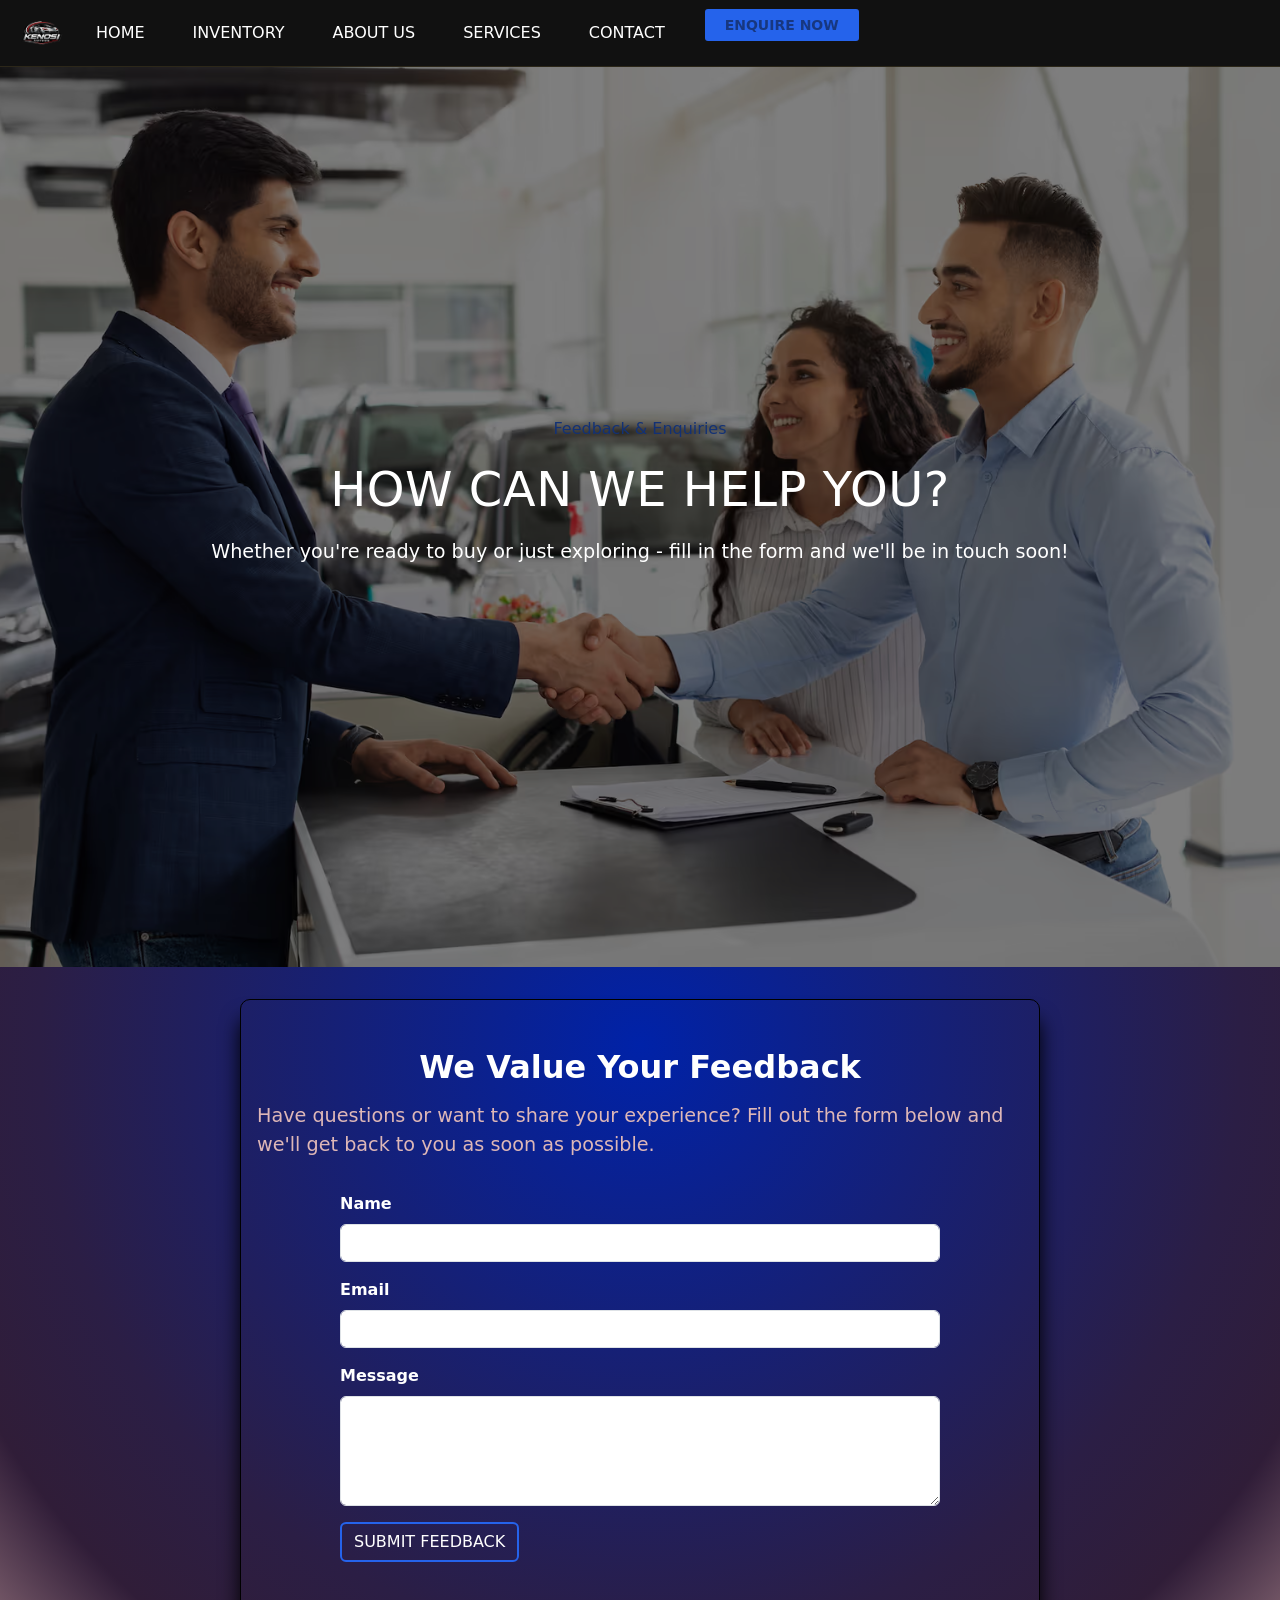
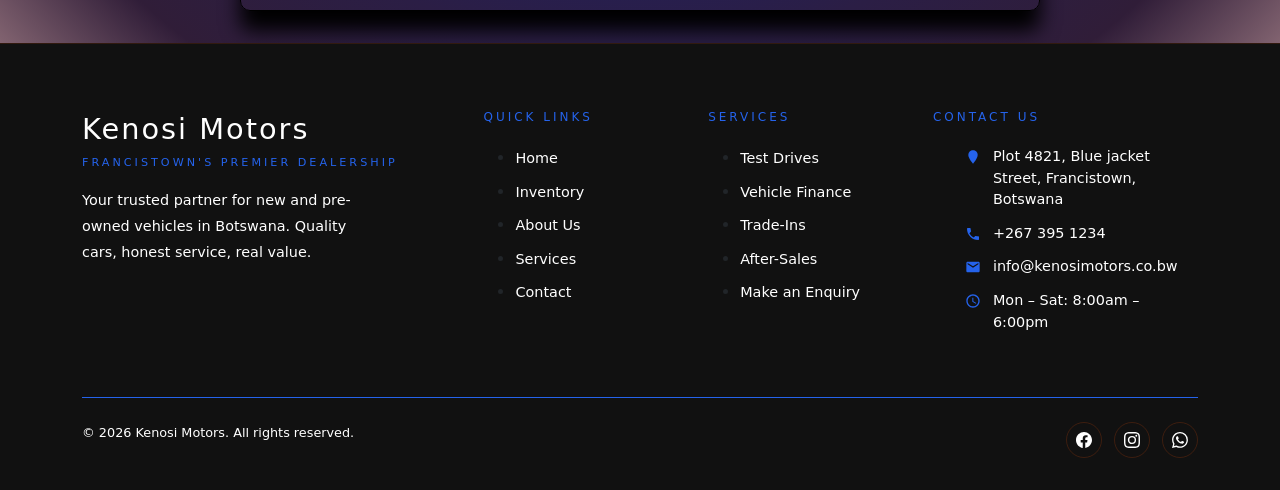
<file: Kenosi Motors/feedback.html>
<!doctype html>
<html lang="en">
  <head>
    <meta charset="utf-8">
    <meta name="viewport" content="width=device-width, initial-scale=1">
    <link rel="shortcut icon" href="Images/Logo.png" type="image/x-icon">
    <link rel="stylesheet" href="CSS/style.css">
    <title>Kenosi Motors | Feedback</title>
    <link href="https://cdn.jsdelivr.net/npm/bootstrap@5.2.3/dist/css/bootstrap.min.css" rel="stylesheet" integrity="sha384-rbsA2VBKQhggwzxH7pPCaAqO46MgnOM80zW1RWuH61DGLwZJEdK2Kadq2F9CUG65" crossorigin="anonymous">
    <style>
      .hero {
        color: #fff;
        text-align: center;
        padding: 4rem 1rem;
        background: url('Images/banner.jpg');
        background-size: cover;
        background-position: center;
      }
      .hero::before {
        content: "";
        position: absolute;
        top: 0;
        left: 0;
        width: 100%;
        height: 100%;
        background-color: rgba(0, 0, 0, 0.5);
        z-index: 1;
      }
      .hero-content {
        max-width: 100%;
        margin: 0 auto;
      }
      .feedback-section {
        background-color: transparent;
        padding: 4rem 1rem;
        border: #000000 solid 1px;
        border-radius: 10px;
        max-width: 800px;
        margin: 2rem auto;
        box-shadow: 0 20px 20px rgb(0, 0, 0);
        }
      .section-title {
        font-size: 2rem;
        font-weight: bold;
        margin-bottom: 1rem;
        color: #ffffff;
        text-align: center;
      }
      .section-description {
        font-size: 1.2rem;
        margin-bottom: 2rem;
        color: #deb7b7;
      }
        .feedback-form {
          max-width: 600px;
          margin: 0 auto;
        }
        .feedback-form .form-label {
            font-weight: bold;
            color: #ffffff;
          }
    </style>
  </head>
  <body>
    <nav class="navbar navbar-expand-lg">
      <div class="container-fluid">
        <a class="navbar-brand" href="index.html">
          <img src="Images/Logo.png" alt="Kenosi Motors" height="40">
        </a>
        <button class="navbar-toggler" type="button" data-bs-toggle="collapse" data-bs-target="#navbarTogglerDemo02" aria-controls="navbarTogglerDemo02" aria-expanded="false" aria-label="Toggle navigation">
          <span class="navbar-toggler-icon"></span>
        </button>
        <div class="collapse navbar-collapse" id="navbarTogglerDemo02">
          <ul class="navbar-nav me-auto mb-2 mb-lg-0">
            <li class="nav-item">
              <a class="nav-link" href="index.html">Home</a>
            </li>
            <li class="nav-item">
              <a class="nav-link" href="Inventory.html">Inventory</a>
            </li>
            <li class="nav-item">
              <a class="nav-link" href="AboutUs.html">About Us</a>
            </li>
            <li class="nav-item">
              <a class="nav-link" href="Services.html">Services</a>
            </li>
            <li class="nav-item">
              <a class="nav-link" href="Contact.html">Contact</a>
            </li>
            <li class="nav-item">
              <a class="nav-cta" href="feedback.html" >Enquire Now</a>
            </li>
          </ul>
        </div>
      </div>
    </nav>

<!--Hero Section-->
<section class="hero py-2">
  <div class="container">
    <span class="eyebrow">Feedback & Enquiries</span>
    <div class="hero-content">
      <h1>How Can We Help You?</h1>
      <p>Whether you're ready to buy or just exploring - fill in the form and we'll be in touch soon!</p>
    </div>
  </div>
</section>
<section class="feedback-section py-5">
  <div class="feedback-container">
    <h2 class="section-title">We Value Your Feedback</h2> 
    <p class="section-description">Have questions or want to share your experience? Fill out the form below and we'll get back to you as soon as possible.</p>
    <form class="feedback-form" action="submit_feedback.php" method="POST">
      <div class="mb-3">
        <label for="name" class="form-label">Name</label>
        <input type="text" class="form-control" id="name" name="name" required>
      </div>
      <div class="mb-3">
        <label for="email" class="form-label">Email</label>
        <input type="email" class="form-control" id="email" name="email" required>
      </div>
      <div class="mb-3">
        <label for="message" class="form-label">Message</label>
        <textarea class="form-control" id="message" name="message" rows="4" required></textarea>
      </div>
      <button type="submit" class="btn btn-outline-primary">Submit Feedback</button>
    </form>
  </div>
</section>

    <!--Content-->
<footer class="footer">
  <div class="container">
    <div class="footer-grid">
      <div class="footer-brand">
        <div class="name">Kenosi Motors</div>
        <div class="tagline">Francistown's Premier Dealership</div>
        <p>Your trusted partner for new and pre-owned vehicles in Botswana. Quality cars, honest service, real value.</p>
      </div>
      <div>
        <div class="footer-heading">Quick Links</div>
        <ul class="footer-links">
          <li><a href="index.html">Home</a></li>
          <li><a href="inventory.html">Inventory</a></li>
          <li><a href="aboutus.html">About Us</a></li>
          <li><a href="services.html">Services</a></li>
          <li><a href="contact.html">Contact</a></li>
        </ul>
      </div>
      <div>
        <div class="footer-heading">Services</div>
        <ul class="footer-links">
          <li><a href="services.html">Test Drives</a></li>
          <li><a href="services.html">Vehicle Finance</a></li>
          <li><a href="services.html">Trade-Ins</a></li>
          <li><a href="services.html">After-Sales</a></li>
          <li><a href="feedback.html">Make an Enquiry</a></li>
        </ul>
      </div>
      <div>
        <div class="footer-heading">Contact Us</div>
        <ul class="footer-contact">
          <li>
            <svg class="icon" viewBox="0 0 24 24" fill="currentColor"><path d="M12 2C8.13 2 5 5.13 5 9c0 5.25 7 13 7 13s7-7.75 7-13c0-3.87-3.13-7-7-7z"/></svg>
            Plot 4821, Blue jacket Street, Francistown, Botswana
          </li>
          <li>
            <svg class="icon" viewBox="0 0 24 24" fill="currentColor"><path d="M6.62 10.79c1.44 2.83 3.76 5.14 6.59 6.59l2.2-2.2c.27-.27.67-.36 1.02-.24 1.12.37 2.33.57 3.57.57.55 0 1 .45 1 1V20c0 .55-.45 1-1 1-9.39 0-17-7.61-17-17 0-.55.45-1 1-1h3.5c.55 0 1 .45 1 1 0 1.25.2 2.45.57 3.57.11.35.03.74-.25 1.02l-2.2 2.2z"/></svg>
            +267 395 1234
          </li>
          <li>
            <svg class="icon" viewBox="0 0 24 24" fill="currentColor"><path d="M20 4H4c-1.1 0-1.99.9-1.99 2L2 18c0 1.1.9 2 2 2h16c1.1 0 2-.9 2-2V6c0-1.1-.9-2-2-2zm0 4l-8 5-8-5V6l8 5 8-5v2z"/></svg>
            info@kenosimotors.co.bw
          </li>
          <li>
            <svg class="icon" viewBox="0 0 24 24" fill="currentColor"><path d="M11.99 2C6.47 2 2 6.48 2 12s4.47 10 9.99 10C17.52 22 22 17.52 22 12S17.52 2 11.99 2zM12 20c-4.42 0-8-3.58-8-8s3.58-8 8-8 8 3.58 8 8-3.58 8-8 8zm.5-13H11v6l5.25 3.15.75-1.23-4.5-2.67V7z"/></svg>
            Mon – Sat: 8:00am – 6:00pm
          </li>
        </ul>
      </div>
    </div>
    <div class="footer-bottom">
      <p>© 2026 Kenosi Motors. All rights reserved.</p>
      <div class="social-links">
        <a href="#" aria-label="Facebook">
          <svg xmlns="http://www.w3.org/2000/svg" width="16" height="16" fill="currentColor" class="bi bi-facebook" viewBox="0 0 16 16">
            <path d="M16 8.049c0-4.446-3.582-8.05-8-8.05C3.58 0-.002 3.603-.002 8.05c0 4.017 2.926 7.347 6.75 7.951v-5.625h-2.03V8.05H6.75V6.275c0-2.017 1.195-3.131 3.022-3.131.876 0 1.791.157 1.791.157v1.98h-1.009c-.993 0-1.303.621-1.303 1.258v1.51h2.218l-.354 2.326H9.25V16c3.824-.604 6.75-3.934 6.75-7.951"/>
          </svg>
        </a>
        <a href="#" aria-label="Instagram">
          <svg xmlns="http://www.w3.org/2000/svg" width="16" height="16" fill="currentColor" class="bi bi-instagram" viewBox="0 0 16 16">
            <path d="M8 0C5.829 0 5.556.01 4.703.048 3.85.088 3.269.222 2.76.42a3.9 3.9 0 0 0-1.417.923A3.9 3.9 0 0 0 .42 2.76C.222 3.268.087 3.85.048 4.7.01 5.555 0 5.827 0 8.001c0 2.172.01 2.444.048 3.297.04.852.174 1.433.372 1.942.205.526.478.972.923 1.417.444.445.89.719 1.416.923.51.198 1.09.333 1.942.372C5.555 15.99 5.827 16 8 16s2.444-.01 3.298-.048c.851-.04 1.434-.174 1.943-.372a3.9 3.9 0 0 0 1.416-.923c.445-.445.718-.891.923-1.417.197-.509.332-1.09.372-1.942C15.99 10.445 16 10.173 16 8s-.01-2.445-.048-3.299c-.04-.851-.175-1.433-.372-1.941a3.9 3.9 0 0 0-.923-1.417A3.9 3.9 0 0 0 13.24.42c-.51-.198-1.092-.333-1.943-.372C10.443.01 10.172 0 7.998 0zm-.717 1.442h.718c2.136 0 2.389.007 3.232.046.78.035 1.204.166 1.486.275.373.145.64.319.92.599s.453.546.598.92c.11.281.24.705.275 1.485.039.843.047 1.096.047 3.231s-.008 2.389-.047 3.232c-.035.78-.166 1.203-.275 1.485a2.5 2.5 0 0 1-.599.919c-.28.28-.546.453-.92.598-.28.11-.704.24-1.485.276-.843.038-1.096.047-3.232.047s-2.39-.009-3.233-.047c-.78-.036-1.203-.166-1.485-.276a2.5 2.5 0 0 1-.92-.598 2.5 2.5 0 0 1-.6-.92c-.109-.281-.24-.705-.275-1.485-.038-.843-.046-1.096-.046-3.233s.008-2.388.046-3.231c.036-.78.166-1.204.276-1.486.145-.373.319-.64.599-.92s.546-.453.92-.598c.282-.11.705-.24 1.485-.276.738-.034 1.024-.044 2.515-.045zm4.988 1.328a.96.96 0 1 0 0 1.92.96.96 0 0 0 0-1.92m-4.27 1.122a4.109 4.109 0 1 0 0 8.217 4.109 4.109 0 0 0 0-8.217m0 1.441a2.667 2.667 0 1 1 0 5.334 2.667 2.667 0 0 1 0-5.334"/>
          </svg></a>
        <a href="#" aria-label="WhatsApp">
          <svg xmlns="http://www.w3.org/2000/svg" width="16" height="16" fill="currentColor" class="bi bi-whatsapp" viewBox="0 0 16 16">
            <path d="M13.601 2.326A7.85 7.85 0 0 0 7.994 0C3.627 0 .068 3.558.064 7.926c0 1.399.366 2.76 1.057 3.965L0 16l4.204-1.102a7.9 7.9 0 0 0 3.79.965h.004c4.368 0 7.926-3.558 7.93-7.93A7.9 7.9 0 0 0 13.6 2.326zM7.994 14.521a6.6 6.6 0 0 1-3.356-.92l-.24-.144-2.494.654.666-2.433-.156-.251a6.56 6.56 0 0 1-1.007-3.505c0-3.626 2.957-6.584 6.591-6.584a6.56 6.56 0 0 1 4.66 1.931 6.56 6.56 0 0 1 1.928 4.66c-.004 3.639-2.961 6.592-6.592 6.592m3.615-4.934c-.197-.099-1.17-.578-1.353-.646-.182-.065-.315-.099-.445.099-.133.197-.513.646-.627.775-.114.133-.232.148-.43.05-.197-.1-.836-.308-1.592-.985-.59-.525-.985-1.175-1.103-1.372-.114-.198-.011-.304.088-.403.087-.088.197-.232.296-.346.1-.114.133-.198.198-.33.065-.134.034-.248-.015-.347-.05-.099-.445-1.076-.612-1.47-.16-.389-.323-.335-.445-.34-.114-.007-.247-.007-.38-.007a.73.73 0 0 0-.529.247c-.182.198-.691.677-.691 1.654s.71 1.916.81 2.049c.098.133 1.394 2.132 3.383 2.992.47.205.84.326 1.129.418.475.152.904.129 1.246.08.38-.058 1.171-.48 1.338-.943.164-.464.164-.86.114-.943-.049-.084-.182-.133-.38-.232"/>
          </svg>
        </a>
      </div>
    </div>
  </div>
</footer>
    <script src="https://cdn.jsdelivr.net/npm/bootstrap@5.3.2/dist/js/bootstrap.bundle.min.js"></script>
  </body>
</html>
</file>
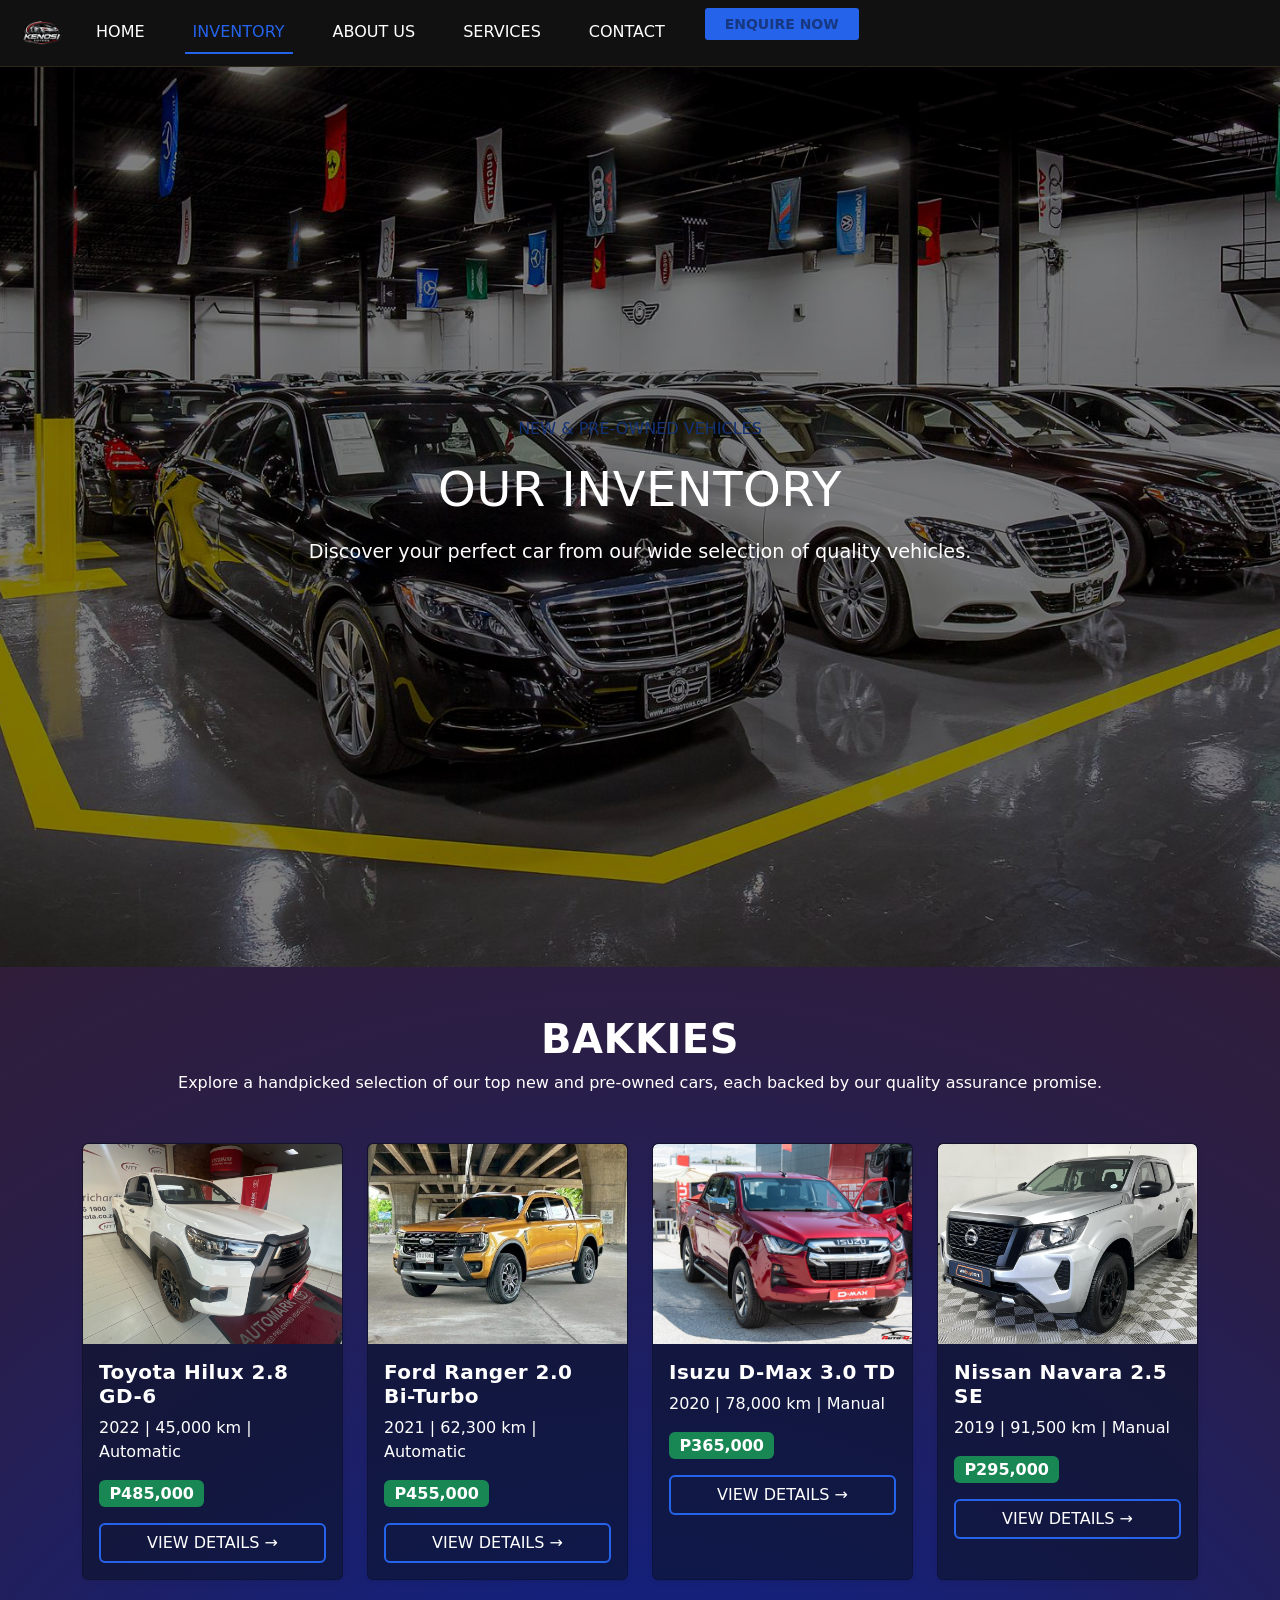
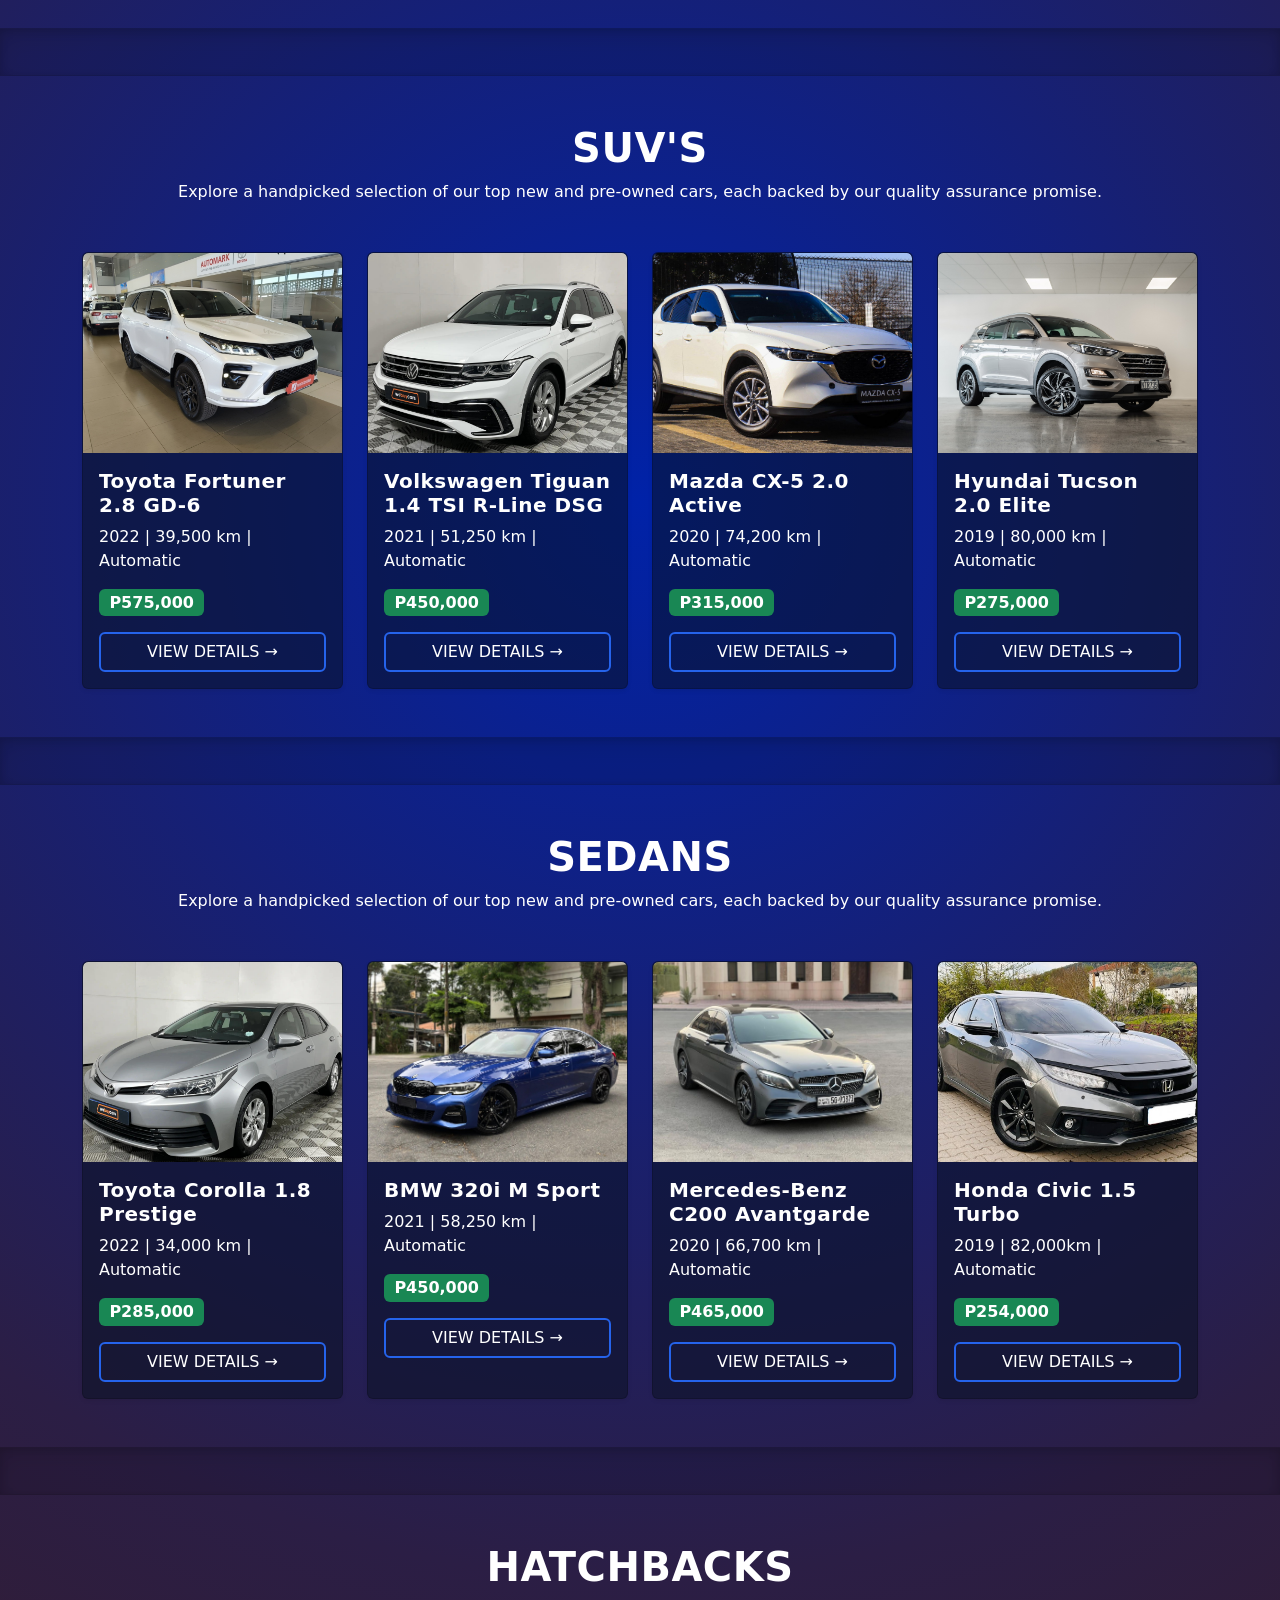
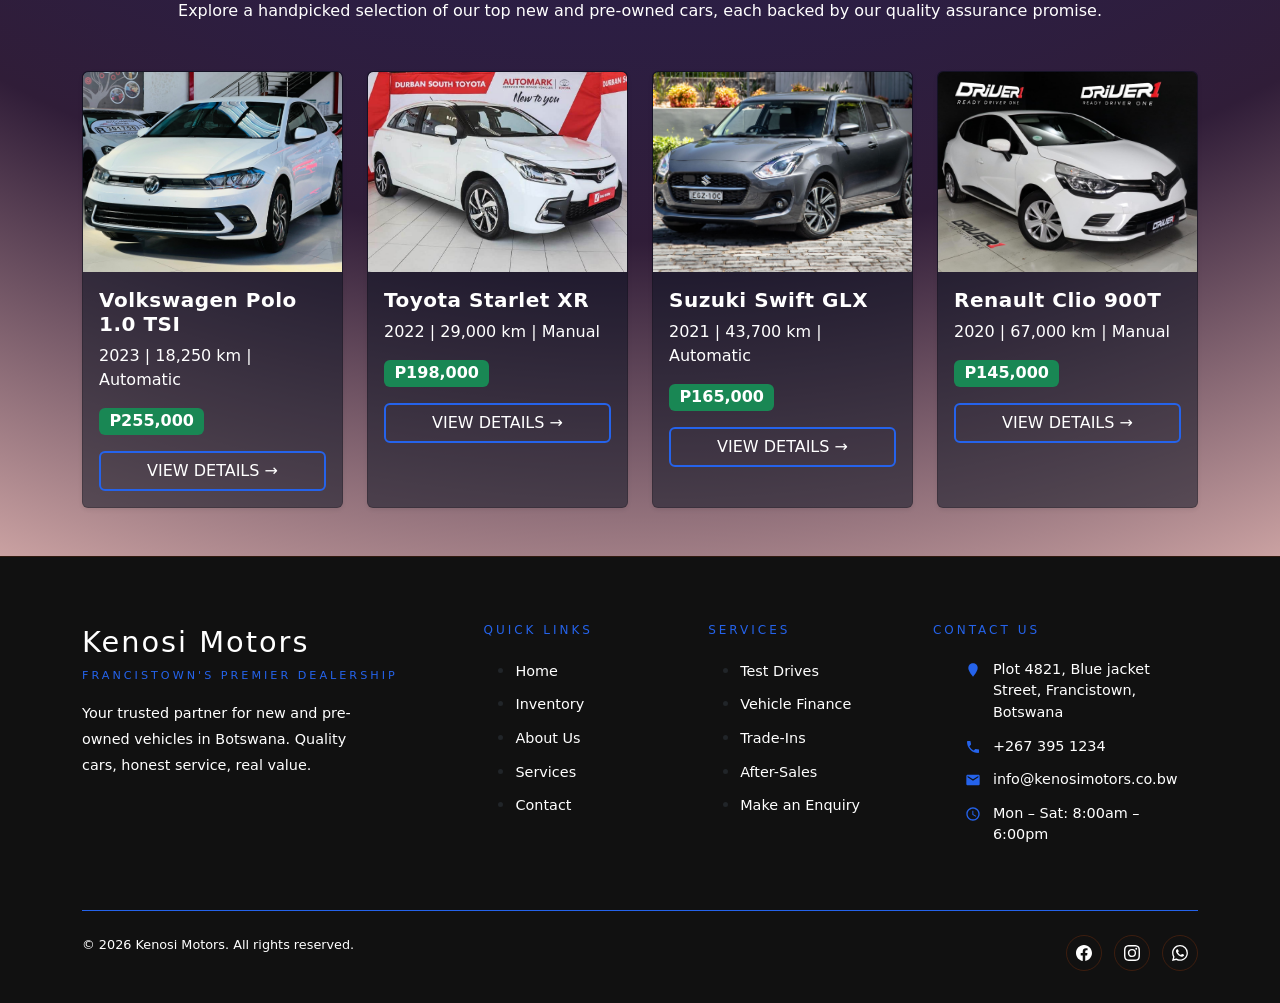
<file: Kenosi Motors/inventory.html>
<!doctype html>
<html lang="en">
  <head>
    <meta charset="utf-8">
    <meta name="viewport" content="width=device-width, initial-scale=1">
    <link rel="shortcut icon" href="Images/Logo.png" type="image/x-icon">
    <link rel="stylesheet" href="CSS/style.css">
    <title>Kenosi Motors | Inventory</title>
    <link href="https://cdn.jsdelivr.net/npm/bootstrap@5.2.3/dist/css/bootstrap.min.css" rel="stylesheet" integrity="sha384-rbsA2VBKQhggwzxH7pPCaAqO46MgnOM80zW1RWuH61DGLwZJEdK2Kadq2F9CUG65" crossorigin="anonymous">
    <style>
      .hero {
        color: #fff;
        text-align: center;
        padding: 4rem 1rem;
        background: url('Images/inventory.jpg');
        background-size: cover;
        background-position: center;
      }
      .hero::before {
        content: "";
        position: absolute;
        top: 0;
        left: 0;
        width: 100%;
        height: 100%;
        background-color: rgba(0, 0, 0, 0.5);
        z-index: 1;
      }
      .hero::before {
        content: "";
        position: absolute;
        top: 0;
        left: 0;
        width: 100%;
        height: 100%;
        background-color: rgba(0, 0, 0, 0.5);
        z-index: 1;
      }
      .hero-content {
        max-width: 100%;
        margin: 0 auto;
      }
    </style>
  </head>
  <body>
    <nav class="navbar navbar-expand-lg">
      <div class="container-fluid">
        <a class="navbar-brand" href="index.html">
          <img src="Images/Logo.png" alt="Kenosi Motors" height="40">
        </a>
        <button class="navbar-toggler" type="button" data-bs-toggle="collapse" data-bs-target="#navbarTogglerDemo02" aria-controls="navbarTogglerDemo02" aria-expanded="false" aria-label="Toggle navigation">
          <span class="navbar-toggler-icon"></span>
        </button>
        <div class="collapse navbar-collapse" id="navbarTogglerDemo02">
          <ul class="navbar-nav me-auto mb-2 mb-lg-0">
            <li class="nav-item">
              <a class="nav-link" href="index.html">Home</a>
            </li>
            <li class="nav-item">
              <a class="nav-link active" aria-current="page" href="Inventory.html">Inventory</a>
            </li>
            <li class="nav-item">
              <a class="nav-link" href="AboutUs.html">About Us</a>
            </li>
            <li class="nav-item">
              <a class="nav-link" href="Services.html">Services</a>
            </li>
            <li class="nav-item">
              <a class="nav-link" href="Contact.html">Contact</a>
            </li>
            <li class="nav-item">
              <a class="nav-cta" href="feedback.html" >Enquire Now</a>
            </li>
          </ul>
        </div>
      </div>
    </nav>
<!--Hero Section-->
<section class="hero py-2">
  <div class="container">
    <span class="eyebrow">NEW & PRE-OWNED VEHICLES</span>
    <div class="hero-content">
      <h1>Our Inventory</h1>
      <p>Discover your perfect car from our wide selection of quality vehicles.</p>
    </div>
  </div>
</section>
    <!--Content-->
    <div class="container py-5">
      <h1 class="fw-bold text-center">Bakkies</h1>
      <p class="text-center mb-5">Explore a handpicked selection of our top new and pre-owned cars, each backed by our quality assurance promise.</p>
      <div class="row row-cols-1 row-cols-md-2 row-cols-lg-4 g-4">
        <div class="col">
      <div class="card h-100 shadow-sm">
        <img src="Images/gd6.jpg" class="card-img-top" alt="bakkie">
          <div class="card-body">
    <h5 class="card-title">Toyota Hilux 2.8 GD-6</h5>
    <p class="card-text">2022 | 45,000 km | Automatic</p>
    <p><span class="badge bg-success fs-6">P485,000</span></p>
    <a href="#" class="btn btn-outline-primary w-100">View Details →</a>
  </div>
      </div>
    </div>
        <div class="col">
      <div class="card h-100 shadow-sm">
        <img src="Images/ford_ranger.jpg" class="card-img-top" alt="Sedan">
              <div class="card-body">
    <h5 class="card-title">Ford Ranger 2.0 Bi-Turbo</h5>
    <p class="card-text">2021 | 62,300 km | Automatic</p>
    <p><span class="badge bg-success fs-6">P455,000</span></p>
    <a href="#" class="btn btn-outline-primary w-100">View Details →</a>
  </div>
      </div>
    </div>
        <div class="col">
          <div class="card h-100 shadow-sm">
            <img src="Images/isuzu.jpeg" class="card-img-top" alt="Sedan">
              <div class="card-body">
    <h5 class="card-title">Isuzu D-Max 3.0 TD</h5>
    <p class="card-text">2020 | 78,000 km | Manual</p>
    <p><span class="badge bg-success fs-6">P365,000</span></p>
    <a href="#" class="btn btn-outline-primary w-100">View Details →</a>
  </div>
      </div>
    </div>
        <div class="col">
      <div class="card h-100 shadow-sm">
        <img src="Images/Nissan.jpeg" class="card-img-top" alt="Sedan">
    <div class="card-body">
    <h5 class="card-title">Nissan Navara 2.5 SE</h5>
    <p class="card-text">2019 | 91,500 km | Manual</p>
    <p><span class="badge bg-success fs-6">P295,000</span></p>
    <a href="#" class="btn btn-outline-primary w-100">View Details →</a>
  </div>
      </div>
    </div>
  </div>
 </div>

    <div class="b-example-divider"></div>

    <div class="container py-5">
      <h1 class="fw-bold text-center">Suv's</h1>
      <p class="text-center mb-5">Explore a handpicked selection of our top new and pre-owned cars, each backed by our quality assurance promise.</p>
      <div class="row row-cols-1 row-cols-md-2 row-cols-lg-4 g-4">
         <div class="col">
          <div class="card h-100 shadow-sm">
            <img src="Images/fortuner.jpg" class="card-img-top" alt="Sedan">
   <div class="card-body">
    <h5 class="card-title">Toyota Fortuner 2.8 GD-6</h5>
    <p class="card-text">2022 | 39,500 km | Automatic</p>
    <p><span class="badge bg-success fs-6">P575,000</span></p>
    <a href="#" class="btn btn-outline-primary w-100">View Details →</a>
  </div>
      </div>
    </div>
        <div class="col">
      <div class="card h-100 shadow-sm">
        <img src="Images/vw-tiguan-1-4-tsi-r-line-dsg-110kw-2021-id-92564717.jpg" class="card-img-top" alt="Sedan">
          <div class="card-body">
    <h5 class="card-title">Volkswagen Tiguan 1.4 TSI R-Line DSG</h5>
    <p class="card-text">2021 | 51,250 km | Automatic</p>
    <p><span class="badge bg-success fs-6">P450,000</span></p>
    <a href="#" class="btn btn-outline-primary w-100">View Details →</a>
  </div>
      </div>
    </div>
        <div class="col">
      <div class="card h-100 shadow-sm">
        <img src="Images/mazda_cx5.jpeg" class="card-img-top" alt="Sedan">
          <div class="card-body">
    <h5 class="card-title">Mazda CX-5 2.0 Active</h5>
    <p class="card-text">2020 | 74,200 km | Automatic</p>
    <p><span class="badge bg-success fs-6">P315,000</span></p>
    <a href="#" class="btn btn-outline-primary w-100">View Details →</a>
  </div>
      </div>
    </div>
        <div class="col">
      <div class="card h-100 shadow-sm">
        <img src="Images/Hyundai_elite.jpg" class="card-img-top" alt="Sedan">
        <div class="card-body">
    <h5 class="card-title">Hyundai Tucson 2.0 Elite</h5>
    <p class="card-text">2019 | 80,000 km | Automatic</p>
    <p><span class="badge bg-success fs-6">P275,000</span></p>
    <a href="#" class="btn btn-outline-primary w-100">View Details →</a>
  </div>
      </div>
    </div>
      </div>
    </div>
  </div>
 </div>

 <div class="b-example-divider"></div>

 <div class="container py-5">
      <h1 class="fw-bold text-center">Sedans</h1>
      <p class="text-center mb-5">Explore a handpicked selection of our top new and pre-owned cars, each backed by our quality assurance promise.</p>
      <div class="row row-cols-1 row-cols-md-2 row-cols-lg-4 g-4">
        <div class="col">
      <div class="card h-100 shadow-sm">
        <img src="Images/Toyota_corolla.jpeg" class="card-img-top" alt="Sedan">
        <div class="card-body">
    <h5 class="card-title">Toyota Corolla 1.8 Prestige</h5>
    <p class="card-text">2022 | 34,000 km | Automatic</p>
    <p><span class="badge bg-success fs-6">P285,000</span></p>
    <a href="#" class="btn btn-outline-primary w-100">View Details →</a>
  </div>
      </div>
    </div>
        <div class="col">
      <div class="card h-100 shadow-sm">
        <img src="Images/BMW_320i.jpeg" class="card-img-top" alt="Sedan">
        <div class="card-body">
    <h5 class="card-title">BMW 320i M Sport</h5>
    <p class="card-text">2021 | 58,250 km | Automatic</p>
    <p><span class="badge bg-success fs-6">P450,000</span></p>
    <a href="#" class="btn btn-outline-primary w-100">View Details →</a>
  </div>
      </div>
    </div>
        <div class="col">
      <div class="card h-100 shadow-sm">
        <img src="Images/Mercedes_c200.jpeg" class="card-img-top" alt="Sedan">
        <div class="card-body">
    <h5 class="card-title">Mercedes-Benz C200 Avantgarde</h5>
    <p class="card-text">2020 | 66,700 km | Automatic</p>
    <p><span class="badge bg-success fs-6">P465,000</span></p>
    <a href="#" class="btn btn-outline-primary w-100">View Details →</a>
  </div>
      </div>
    </div>
        <div class="col">
      <div class="card h-100 shadow-sm">
        <img src="Images/Honda_civic.jpg" class="card-img-top" alt="Sedan">
        <div class="card-body">
    <h5 class="card-title">Honda Civic 1.5 Turbo</h5>
    <p class="card-text">2019 | 82,000km | Automatic</p>
    <p><span class="badge bg-success fs-6">P254,000</span></p>
    <a href="#" class="btn btn-outline-primary w-100">View Details →</a>
  </div>
      </div>
    </div>
  </div>
 </div>

 <div class="b-example-divider"></div>

 <div class="container py-5">
      <h1 class="fw-bold text-center">Hatchbacks</h1>
      <p class="text-center mb-5">Explore a handpicked selection of our top new and pre-owned cars, each backed by our quality assurance promise.</p>
      <div class="row row-cols-1 row-cols-md-2 row-cols-lg-4 g-4">
        <div class="col">
      <div class="card h-100 shadow-sm">
        <img src="Images/vw_polo.jpg" class="card-img-top" alt="Sedan">
        <div class="card-body">
    <h5 class="card-title">Volkswagen Polo 1.0 TSI</h5>
    <p class="card-text">2023 | 18,250 km | Automatic</p>
    <p><span class="badge bg-success fs-6">P255,000</span></p>
    <a href="#" class="btn btn-outline-primary w-100">View Details →</a>
  </div>
      </div>
    </div>
        <div class="col">
      <div class="card h-100 shadow-sm">
        <img src="Images/Starlet.jpg" class="card-img-top" alt="Sedan">
        <div class="card-body">
    <h5 class="card-title">Toyota Starlet XR</h5>
    <p class="card-text">2022 | 29,000 km | Manual</p>
    <p><span class="badge bg-success fs-6">P198,000</span></p>
    <a href="#" class="btn btn-outline-primary w-100">View Details →</a>
  </div>
      </div>
    </div>
        <div class="col">
      <div class="card h-100 shadow-sm">
        <img src="Images/Suzuki.jpeg" class="card-img-top" alt="Sedan">
        <div class="card-body">
    <h5 class="card-title">Suzuki Swift GLX</h5>
    <p class="card-text">2021 | 43,700 km | Automatic</p>
    <p><span class="badge bg-success fs-6">P165,000</span></p>
    <a href="#" class="btn btn-outline-primary w-100">View Details →</a>
  </div>
      </div>
    </div>
        <div class="col">
      <div class="card h-100 shadow-sm">
        <img src="Images/Renault.jpg" class="card-img-top" alt="Sedan">
        <div class="card-body">
    <h5 class="card-title">Renault Clio 900T</h5>
    <p class="card-text">2020 | 67,000 km | Manual</p>
    <p><span class="badge bg-success fs-6">P145,000</span></p>
    <a href="#" class="btn btn-outline-primary w-100">View Details →</a>
  </div>
      </div>
    </div>
  </div>
 </div>

    <!--Footer-->
<footer class="footer">
  <div class="container">
    <div class="footer-grid">
      <div class="footer-brand">
        <div class="name">Kenosi Motors</div>
        <div class="tagline">Francistown's Premier Dealership</div>
        <p>Your trusted partner for new and pre-owned vehicles in Botswana. Quality cars, honest service, real value.</p>
      </div>
      <div>
        <div class="footer-heading">Quick Links</div>
        <ul class="footer-links">
          <li><a href="index.html">Home</a></li>
          <li><a href="inventory.html">Inventory</a></li>
          <li><a href="aboutus.html">About Us</a></li>
          <li><a href="services.html">Services</a></li>
          <li><a href="contact.html">Contact</a></li>
        </ul>
      </div>
      <div>
        <div class="footer-heading">Services</div>
        <ul class="footer-links">
          <li><a href="services.html">Test Drives</a></li>
          <li><a href="services.html">Vehicle Finance</a></li>
          <li><a href="services.html">Trade-Ins</a></li>
          <li><a href="services.html">After-Sales</a></li>
          <li><a href="feedback.html">Make an Enquiry</a></li>
        </ul>
      </div>
      <div>
        <div class="footer-heading">Contact Us</div>
        <ul class="footer-contact">
          <li>
            <svg class="icon" viewBox="0 0 24 24" fill="currentColor"><path d="M12 2C8.13 2 5 5.13 5 9c0 5.25 7 13 7 13s7-7.75 7-13c0-3.87-3.13-7-7-7z"/></svg>
            Plot 4821, Blue jacket Street, Francistown, Botswana
          </li>
          <li>
            <svg class="icon" viewBox="0 0 24 24" fill="currentColor"><path d="M6.62 10.79c1.44 2.83 3.76 5.14 6.59 6.59l2.2-2.2c.27-.27.67-.36 1.02-.24 1.12.37 2.33.57 3.57.57.55 0 1 .45 1 1V20c0 .55-.45 1-1 1-9.39 0-17-7.61-17-17 0-.55.45-1 1-1h3.5c.55 0 1 .45 1 1 0 1.25.2 2.45.57 3.57.11.35.03.74-.25 1.02l-2.2 2.2z"/></svg>
            +267 395 1234
          </li>
          <li>
            <svg class="icon" viewBox="0 0 24 24" fill="currentColor"><path d="M20 4H4c-1.1 0-1.99.9-1.99 2L2 18c0 1.1.9 2 2 2h16c1.1 0 2-.9 2-2V6c0-1.1-.9-2-2-2zm0 4l-8 5-8-5V6l8 5 8-5v2z"/></svg>
            info@kenosimotors.co.bw
          </li>
          <li>
            <svg class="icon" viewBox="0 0 24 24" fill="currentColor"><path d="M11.99 2C6.47 2 2 6.48 2 12s4.47 10 9.99 10C17.52 22 22 17.52 22 12S17.52 2 11.99 2zM12 20c-4.42 0-8-3.58-8-8s3.58-8 8-8 8 3.58 8 8-3.58 8-8 8zm.5-13H11v6l5.25 3.15.75-1.23-4.5-2.67V7z"/></svg>
            Mon – Sat: 8:00am – 6:00pm
          </li>
        </ul>
      </div>
    </div>
    <div class="footer-bottom">
      <p>© 2026 Kenosi Motors. All rights reserved.</p>
      <div class="social-links">
        <a href="#" aria-label="Facebook">
          <svg xmlns="http://www.w3.org/2000/svg" width="16" height="16" fill="currentColor" class="bi bi-facebook" viewBox="0 0 16 16">
            <path d="M16 8.049c0-4.446-3.582-8.05-8-8.05C3.58 0-.002 3.603-.002 8.05c0 4.017 2.926 7.347 6.75 7.951v-5.625h-2.03V8.05H6.75V6.275c0-2.017 1.195-3.131 3.022-3.131.876 0 1.791.157 1.791.157v1.98h-1.009c-.993 0-1.303.621-1.303 1.258v1.51h2.218l-.354 2.326H9.25V16c3.824-.604 6.75-3.934 6.75-7.951"/>
          </svg>
        </a>
        <a href="#" aria-label="Instagram">
          <svg xmlns="http://www.w3.org/2000/svg" width="16" height="16" fill="currentColor" class="bi bi-instagram" viewBox="0 0 16 16">
            <path d="M8 0C5.829 0 5.556.01 4.703.048 3.85.088 3.269.222 2.76.42a3.9 3.9 0 0 0-1.417.923A3.9 3.9 0 0 0 .42 2.76C.222 3.268.087 3.85.048 4.7.01 5.555 0 5.827 0 8.001c0 2.172.01 2.444.048 3.297.04.852.174 1.433.372 1.942.205.526.478.972.923 1.417.444.445.89.719 1.416.923.51.198 1.09.333 1.942.372C5.555 15.99 5.827 16 8 16s2.444-.01 3.298-.048c.851-.04 1.434-.174 1.943-.372a3.9 3.9 0 0 0 1.416-.923c.445-.445.718-.891.923-1.417.197-.509.332-1.09.372-1.942C15.99 10.445 16 10.173 16 8s-.01-2.445-.048-3.299c-.04-.851-.175-1.433-.372-1.941a3.9 3.9 0 0 0-.923-1.417A3.9 3.9 0 0 0 13.24.42c-.51-.198-1.092-.333-1.943-.372C10.443.01 10.172 0 7.998 0zm-.717 1.442h.718c2.136 0 2.389.007 3.232.046.78.035 1.204.166 1.486.275.373.145.64.319.92.599s.453.546.598.92c.11.281.24.705.275 1.485.039.843.047 1.096.047 3.231s-.008 2.389-.047 3.232c-.035.78-.166 1.203-.275 1.485a2.5 2.5 0 0 1-.599.919c-.28.28-.546.453-.92.598-.28.11-.704.24-1.485.276-.843.038-1.096.047-3.232.047s-2.39-.009-3.233-.047c-.78-.036-1.203-.166-1.485-.276a2.5 2.5 0 0 1-.92-.598 2.5 2.5 0 0 1-.6-.92c-.109-.281-.24-.705-.275-1.485-.038-.843-.046-1.096-.046-3.233s.008-2.388.046-3.231c.036-.78.166-1.204.276-1.486.145-.373.319-.64.599-.92s.546-.453.92-.598c.282-.11.705-.24 1.485-.276.738-.034 1.024-.044 2.515-.045zm4.988 1.328a.96.96 0 1 0 0 1.92.96.96 0 0 0 0-1.92m-4.27 1.122a4.109 4.109 0 1 0 0 8.217 4.109 4.109 0 0 0 0-8.217m0 1.441a2.667 2.667 0 1 1 0 5.334 2.667 2.667 0 0 1 0-5.334"/>
          </svg></a>
        <a href="#" aria-label="WhatsApp">
          <svg xmlns="http://www.w3.org/2000/svg" width="16" height="16" fill="currentColor" class="bi bi-whatsapp" viewBox="0 0 16 16">
            <path d="M13.601 2.326A7.85 7.85 0 0 0 7.994 0C3.627 0 .068 3.558.064 7.926c0 1.399.366 2.76 1.057 3.965L0 16l4.204-1.102a7.9 7.9 0 0 0 3.79.965h.004c4.368 0 7.926-3.558 7.93-7.93A7.9 7.9 0 0 0 13.6 2.326zM7.994 14.521a6.6 6.6 0 0 1-3.356-.92l-.24-.144-2.494.654.666-2.433-.156-.251a6.56 6.56 0 0 1-1.007-3.505c0-3.626 2.957-6.584 6.591-6.584a6.56 6.56 0 0 1 4.66 1.931 6.56 6.56 0 0 1 1.928 4.66c-.004 3.639-2.961 6.592-6.592 6.592m3.615-4.934c-.197-.099-1.17-.578-1.353-.646-.182-.065-.315-.099-.445.099-.133.197-.513.646-.627.775-.114.133-.232.148-.43.05-.197-.1-.836-.308-1.592-.985-.59-.525-.985-1.175-1.103-1.372-.114-.198-.011-.304.088-.403.087-.088.197-.232.296-.346.1-.114.133-.198.198-.33.065-.134.034-.248-.015-.347-.05-.099-.445-1.076-.612-1.47-.16-.389-.323-.335-.445-.34-.114-.007-.247-.007-.38-.007a.73.73 0 0 0-.529.247c-.182.198-.691.677-.691 1.654s.71 1.916.81 2.049c.098.133 1.394 2.132 3.383 2.992.47.205.84.326 1.129.418.475.152.904.129 1.246.08.38-.058 1.171-.48 1.338-.943.164-.464.164-.86.114-.943-.049-.084-.182-.133-.38-.232"/>
          </svg>
        </a>
      </div>
    </div>
  </div>
</footer>

    <script src="Javascript/"></script>
    <link href="https://cdn.jsdelivr.net/npm/bootstrap@5.3.2/dist/css/bootstrap.min.css" rel="stylesheet">
<script src="https://cdn.jsdelivr.net/npm/bootstrap@5.3.2/dist/js/bootstrap.bundle.min.js"></script>
  </body>
</html>
</file>
<file: CSS/style.css>
.archivo-black-regular {
  font-family: "Archivo Black", sans-serif;
  font-weight: 400;
  font-style: normal;
}

:root {
  --charcoal:    #0b112087;
  --nav-footer:  #111111;   
  --white:       #ffffff;  
  --blue:        #2563EB;
  --light-blue:  #3B82F6;   
  --transition: 0.3s ease;
  --radius: 3px;
  --font-family:  Roboto;
}
/*Body*/
body{
  font-family: var(--font-family);

background: #0022a8;
background: radial-gradient(circle,rgba(0, 34, 168, 1) 0%, rgba(43, 30, 69, 1) 49%, rgba(48, 29, 56, 1) 61%, rgba(204, 163, 163, 1) 81%, rgba(255, 247, 251, 1) 94%);
color: var(--white);
  margin:0;
  overflow-x: hidden;
}

/* Navbar */
nav {
 background: var(--nav-footer) !important;
 position: fixed;
 top: 0;
 width: 100%;
 border-bottom: 1px solid rgba(201,168,76,0.15);
}
.logo img {
  display: block;
}

nav ul {
  list-style: none;
  display: flex;
  justify-content: flex-end;
  gap: 32px;
}

nav ul li {
  position: relative;
}

nav ul li a {
  font-size: 14px;
  text-transform: uppercase;
  position: relative;
  color:var(--white)!important;
  font-weight: 200;    
}
nav ul li a.active {
  color: var(--blue) !important; 
  border-bottom: var(--blue) 2.5px solid;
}

nav ul li a::after {
  content: '';
  position: absolute;
  left: 0;
  bottom: -2px;
  height: 2.5px;
  width: 0;
  background: var(--blue) !important;
  transition: 0.5s;
}
nav ul li a.active::after {
  display: none;
}

nav ul li a:hover {
  color: var(--blue)!important;
}

nav ul li a:hover::after {
  width: 100%;
}
.nav-cta {
  text-decoration: none;
  margin-top: 10px !important;
  font-weight: 700;
  padding: 0.5rem 1.25rem;
  background: var(--blue) !important;
  color: var(--charcoal) !important;
  border-radius: var(--radius);
  transition: all var(--transition);
}
.nav-cta:hover {
  background: var(--light-blue) !important;
  color: var(--charcoal) !important;
  transform: translateY(-2px);
  box-shadow: 0 4px 12px rgba(37, 99, 235, 0.3);
}
.nav-cta:active {
  transform: translateY(0);
  box-shadow: none;
}
nav ul li .nav-cta::after {
  display: none;
}

.navbar-toggler {
  border-color: var(--blue) !important;
}

.navbar-toggler-icon {
  filter: invert(1);
}

span {
  color: var(--blue);
}
.blue-line {
  width: 50px; height: 3px;
  background: var(--blue);
  margin: 1.25rem auto 0;
}
h5 {
  color: var(--white);
  font-weight: 600 !important;
  margin-bottom: 1rem;
}
/* Hero Section */
    .hero {
        position: relative;
        height: 100vh;
        background: url('Images/Land\ cruiser\ banner.jpg') no-repeat center center/cover;
        display: flex;
        align-items: center;
        justify-content: center;
        color: white;
        text-align: center;
    }

    /* Dark overlay for better text visibility */
    .hero::before {
        content: "";
        position: absolute;
        top: 0;
        left: 0;
        width: 100%;
        height: 100%;
        background: rgba(0, 0, 0, 0.5);
        z-index: 1;
    }

    /* Hero content */
    .hero-content {
        position: relative;
        z-index: 2;
        max-width: 800px;
        padding: 20px;
        text-align: center;
    }

    .hero-content h1 {
        font-size: 3rem;
        margin-bottom: 20px;
    }

    .hero-content p {
        font-size: 1.2rem;
        margin-bottom: 30px;
    }

    .hero-content a {
        display: inline-block;
        padding: 12px 25px;
        background: #ff660000;
        border: 3px solid var(--blue);
        color: rgb(255, 255, 255);
        text-decoration: none;
        font-size: 1rem;
        border-radius: 5px;
        transition: background 0.3s ease;
    }

    .hero-content a:hover {
        background: var(--blue);
    }

    /* Responsive adjustments */
    @media (max-width: 768px) {
        .hero-content h1 {
            font-size: 2rem;
            text-align: center;
        }
        .hero-content p {
            font-size: 1rem;
        }
    }
    h4{
      color: var(--white);
    }
    p{
      color: var(--white);
    }


/* Heading Styling */
h1 {
  color: var(--white) !important;
  font-weight: 700;
  letter-spacing: 0.5px;
  text-transform: uppercase;
}
h4 {
  color: var(--white) !important;
  font-weight: 400;
  letter-spacing: 0.5px;
  text-transform: none !important;
}
h3{
  color: #a59595 !important;
}
h5 {
  color: var(--white) !important;
  font-weight: 400;
  letter-spacing: 0.5px;
  text-transform: none !important;
}

/* Paragraph Styling */
.lead {
  color: var(--white);
  font-size: 1.1rem;
  margin-bottom: 2px;
}

/* Buttons */
.btn-outline-primary {
  border: 2px solid var(--blue)!important;
  color: var(--white)!important;
  transition: all 0.5s ease !important;
  text-transform: uppercase;
}

/* Button Hover Effect */
.btn-outline-primary:hover {
  background-color: var(--blue)!important;
  color: 10px solid var(--charcoal)!important;
  border-color: var(--charcoal)!important;
}

/* Spacing for Buttons */
.d-grid button {
  min-width: 180px;
}

/* Responsive Tweaks */
@media (max-width: 768px) {
  h1 {
    font-size: 2.25rem !important;
    text-align: center !important;
    max-width: fit-content !important;
  }

  .lead {
    text-align: center;
  }

  .d-grid {
    justify-content: center !important;
  }
}
/* Bootstrap Utility Classes */
      .bd-placeholder-img {
        font-size: 1.125rem;
        text-anchor: middle;
        -webkit-user-select: none;
        -moz-user-select: none;
        user-select: none;
      }

      @media (min-width: 768px) {
        .bd-placeholder-img-lg {
          font-size: 3.5rem;
        }
      }

      .b-example-divider {
        height: 3rem;
        background-color: rgba(0, 0, 0, .1);
        border: solid rgba(0, 0, 0, .15);
        border-width: 1px 0;
        box-shadow: inset 0 .5em 1.5em rgba(0, 0, 0, .1), inset 0 .125em .5em rgba(0, 0, 0, .15);
      }

      .b-example-vr {
        flex-shrink: 0;
        width: 1.5rem;
        height: 100vh;
      }

      .bi {
        vertical-align: -.125em;
        fill: currentColor;
      }

      .nav-scroller {
        position: relative;
        z-index: 2;
        height: 2.75rem;
        overflow-y: hidden;
      }

      .nav-scroller .nav {
        display: flex;
        flex-wrap: nowrap;
        padding-bottom: 1rem;
        margin-top: -1px;
        overflow-x: auto;
        text-align: center;
        white-space: nowrap;
      }

/*Cards*/
.card {
  border-radius: 12px;
  overflow: hidden;
  color: var(--white);
  transition: transform 0.2s, box-shadow 0.2s;
  background: var(--charcoal) !important;
   border: 1px solid var(--blue);
}
.card:hover {
  transform: translateY(-5px);
  box-shadow: 0 8px 20px rgba(0, 0, 0, 0.793);
}

.card-img-top {
  height: 200px;
  object-fit: cover;
}

.list-unstyled{
  color: rgb(158, 210, 255);
}

/* footer */
.footer {
  background: var(--nav-footer) !important;
  border-top: 1px solid rgba(232,82,10,0.15);
  padding: 4rem 0 2rem;
}

.footer-grid {
  display: grid;
  grid-template-columns: 2fr 1fr 1fr 1.5fr;
  gap: 3rem;
  margin-bottom: 3rem;
}

.footer-brand .name {
  font-size: 1.8rem;
  font-weight: 400;
  color: var(--white);
  margin-bottom: 0.25rem;
  letter-spacing: 2px;
}

.footer-brand .tagline {
  font-size: 0.7rem;
  letter-spacing: 3px;
  color: var(--blue);
  text-transform: uppercase;
  margin-bottom: 1rem;
}

.footer-brand p {
  font-size: 0.9rem;
  color: var(--white);
  line-height: 1.8;
  max-width: 280px;
}

.footer-heading {
  font-size: 0.75rem;
  letter-spacing: 3px;
  text-transform: uppercase;
  color: var(--blue);
  margin-bottom: 1.25rem;
}

.footer-links li { margin-bottom: 0.6rem; }
.footer-links a {
  font-size: 0.9rem;
  color: var(--white);
  transition: color var(--transition);
  text-decoration: none !important;
  list-style-type: none !important;
}
.footer-links a:hover { color: var(--blue); }

.footer-contact li {
  display: flex;
  align-items: flex-start;
  gap: 0.75rem;
  margin-bottom: 0.75rem;
  font-size: 0.9rem;
  color: var(--white);
  text-decoration: none;
}

.footer-contact .icon {
  flex-shrink: 0;
  width: 16px;
  margin-top: 3px;
  color: var(--blue);
}

.footer-bottom {
  border-top: 1px solid var(--blue);
  padding-top: 1.5rem;
  display: flex;
  align-items: center;
  justify-content: space-between;
  flex-wrap: wrap;
  gap: 1rem;
}

.footer-bottom p {
  font-size: 0.8rem;
  color: var(--white);
}

.social-links { display: flex; gap: 0.75rem; }
.social-links a {
  text-decoration: none;
  width: 36px; height: 36px;
  border: 1px solid rgba(232,82,10,0.2);
  border-radius: 50%;
  display: flex;
  align-items: center;
  justify-content: center;
  color: var(--white);
  font-size: 0.8rem;
  transition: all var(--transition);
}
.social-links a:hover {
  border-color: var(--blue);
  color: var(--blue);
  background: rgba(232,82,10,0.08);
}

@media (max-width: 900px) {
  .footer-grid { grid-template-columns: 1fr 1fr; }
}

@media (max-width: 600px) {
  .footer-grid { grid-template-columns: 1fr; gap: 2rem; }
  .footer-bottom { flex-direction: column; text-align: center; }
}
</file>
<file: Kenosi Motors/CSS/style.css>
.archivo-black-regular {
  font-family: "Archivo Black", sans-serif;
  font-weight: 400;
  font-style: normal;
}

:root {
  --charcoal:    #0b112087;
  --nav-footer:  #111111;   
  --white:       #ffffff;  
  --blue:        #2563EB;
  --light-blue:  #3B82F6;   
  --transition: 0.3s ease;
  --radius: 3px;
  --font-family:  Roboto;
}
/*Body*/
body{
  font-family: var(--font-family);

background: #0022a8;
background: radial-gradient(circle,rgba(0, 34, 168, 1) 0%, rgba(43, 30, 69, 1) 49%, rgba(48, 29, 56, 1) 61%, rgba(204, 163, 163, 1) 81%, rgba(255, 247, 251, 1) 94%);
color: var(--white);
  margin:0;
  overflow-x: hidden;
}

/* Navbar */
nav {
 background: var(--nav-footer) !important;
 position: fixed;
 top: 0;
 width: 100%;
 border-bottom: 1px solid rgba(201,168,76,0.15);
}
.logo img {
  display: block;
}

nav ul {
  list-style: none;
  display: flex;
  justify-content: flex-end;
  gap: 32px;
}

nav ul li {
  position: relative;
}

nav ul li a {
  font-size: 14px;
  text-transform: uppercase;
  position: relative;
  color:var(--white)!important;
  font-weight: 200;    
}
nav ul li a.active {
  color: var(--blue) !important; 
  border-bottom: var(--blue) 2.5px solid;
}

nav ul li a::after {
  content: '';
  position: absolute;
  left: 0;
  bottom: -2px;
  height: 2.5px;
  width: 0;
  background: var(--blue) !important;
  transition: 0.5s;
}
nav ul li a.active::after {
  display: none;
}

nav ul li a:hover {
  color: var(--blue)!important;
}

nav ul li a:hover::after {
  width: 100%;
}
.nav-cta {
  text-decoration: none;
  margin-top: 10px !important;
  font-weight: 700;
  padding: 0.5rem 1.25rem;
  background: var(--blue) !important;
  color: var(--charcoal) !important;
  border-radius: var(--radius);
  transition: all var(--transition);
}
.nav-cta:hover {
  background: var(--light-blue) !important;
  color: var(--charcoal) !important;
  transform: translateY(-2px);
  box-shadow: 0 4px 12px rgba(37, 99, 235, 0.3);
}
.nav-cta:active {
  transform: translateY(0);
  box-shadow: none;
}
nav ul li .nav-cta::after {
  display: none;
}

.navbar-toggler {
  border-color: var(--blue) !important;
}

.navbar-toggler-icon {
  filter: invert(1);
}

span {
  color: var(--blue);
}
.blue-line {
  width: 50px; height: 3px;
  background: var(--blue);
  margin: 1.25rem auto 0;
}
h5 {
  color: var(--white);
  font-weight: 600 !important;
  margin-bottom: 1rem;
}
/* Hero Section */
    .hero {
        position: relative;
        height: 100vh;
        background: url('Images/Land\ cruiser\ banner.jpg') no-repeat center center/cover;
        display: flex;
        align-items: center;
        justify-content: center;
        color: white;
        text-align: center;
    }

    /* Dark overlay for better text visibility */
    .hero::before {
        content: "";
        position: absolute;
        top: 0;
        left: 0;
        width: 100%;
        height: 100%;
        background: rgba(0, 0, 0, 0.5);
        z-index: 1;
    }

    /* Hero content */
    .hero-content {
        position: relative;
        z-index: 2;
        max-width: 800px;
        padding: 20px;
        text-align: center;
    }

    .hero-content h1 {
        font-size: 3rem;
        margin-bottom: 20px;
    }

    .hero-content p {
        font-size: 1.2rem;
        margin-bottom: 30px;
    }

    .hero-content a {
        display: inline-block;
        padding: 12px 25px;
        background: #ff660000;
        border: 3px solid var(--blue);
        color: rgb(255, 255, 255);
        text-decoration: none;
        font-size: 1rem;
        border-radius: 5px;
        transition: background 0.3s ease;
    }

    .hero-content a:hover {
        background: var(--blue);
    }

    /* Responsive adjustments */
    @media (max-width: 768px) {
        .hero-content h1 {
            font-size: 2rem;
            text-align: center;
        }
        .hero-content p {
            font-size: 1rem;
        }
    }
    h4{
      color: var(--white);
    }
    p{
      color: var(--white);
    }


/* Heading Styling */
h1 {
  color: var(--white) !important;
  font-weight: 700;
  letter-spacing: 0.5px;
  text-transform: uppercase;
}
h4 {
  color: var(--white) !important;
  font-weight: 400;
  letter-spacing: 0.5px;
  text-transform: none !important;
}
h3{
  color: #a59595 !important;
}
h5 {
  color: var(--white) !important;
  font-weight: 400;
  letter-spacing: 0.5px;
  text-transform: none !important;
}

/* Paragraph Styling */
.lead {
  color: var(--white);
  font-size: 1.1rem;
  margin-bottom: 2px;
}

/* Buttons */
.btn-outline-primary {
  border: 2px solid var(--blue)!important;
  color: var(--white)!important;
  transition: all 0.5s ease !important;
  text-transform: uppercase;
}

/* Button Hover Effect */
.btn-outline-primary:hover {
  background-color: var(--blue)!important;
  color: 10px solid var(--charcoal)!important;
  border-color: var(--charcoal)!important;
}

/* Spacing for Buttons */
.d-grid button {
  min-width: 180px;
}

/* Responsive Tweaks */
@media (max-width: 768px) {
  h1 {
    font-size: 2.25rem !important;
    text-align: center !important;
    max-width: fit-content !important;
  }

  .lead {
    text-align: center;
  }

  .d-grid {
    justify-content: center !important;
  }
}
/* Bootstrap Utility Classes */
      .bd-placeholder-img {
        font-size: 1.125rem;
        text-anchor: middle;
        -webkit-user-select: none;
        -moz-user-select: none;
        user-select: none;
      }

      @media (min-width: 768px) {
        .bd-placeholder-img-lg {
          font-size: 3.5rem;
        }
      }

      .b-example-divider {
        height: 3rem;
        background-color: rgba(0, 0, 0, .1);
        border: solid rgba(0, 0, 0, .15);
        border-width: 1px 0;
        box-shadow: inset 0 .5em 1.5em rgba(0, 0, 0, .1), inset 0 .125em .5em rgba(0, 0, 0, .15);
      }

      .b-example-vr {
        flex-shrink: 0;
        width: 1.5rem;
        height: 100vh;
      }

      .bi {
        vertical-align: -.125em;
        fill: currentColor;
      }

      .nav-scroller {
        position: relative;
        z-index: 2;
        height: 2.75rem;
        overflow-y: hidden;
      }

      .nav-scroller .nav {
        display: flex;
        flex-wrap: nowrap;
        padding-bottom: 1rem;
        margin-top: -1px;
        overflow-x: auto;
        text-align: center;
        white-space: nowrap;
      }

/*Cards*/
.card {
  border-radius: 12px;
  overflow: hidden;
  color: var(--white);
  transition: transform 0.2s, box-shadow 0.2s;
  background: var(--charcoal) !important;
   border: 1px solid var(--blue);
}
.card:hover {
  transform: translateY(-5px);
  box-shadow: 0 8px 20px rgba(0, 0, 0, 0.793);
}

.card-img-top {
  height: 200px;
  object-fit: cover;
}

.list-unstyled{
  color: rgb(158, 210, 255);
}

/* footer */
.footer {
  background: var(--nav-footer) !important;
  border-top: 1px solid rgba(232,82,10,0.15);
  padding: 4rem 0 2rem;
}

.footer-grid {
  display: grid;
  grid-template-columns: 2fr 1fr 1fr 1.5fr;
  gap: 3rem;
  margin-bottom: 3rem;
}

.footer-brand .name {
  font-size: 1.8rem;
  font-weight: 400;
  color: var(--white);
  margin-bottom: 0.25rem;
  letter-spacing: 2px;
}

.footer-brand .tagline {
  font-size: 0.7rem;
  letter-spacing: 3px;
  color: var(--blue);
  text-transform: uppercase;
  margin-bottom: 1rem;
}

.footer-brand p {
  font-size: 0.9rem;
  color: var(--white);
  line-height: 1.8;
  max-width: 280px;
}

.footer-heading {
  font-size: 0.75rem;
  letter-spacing: 3px;
  text-transform: uppercase;
  color: var(--blue);
  margin-bottom: 1.25rem;
}

.footer-links li { margin-bottom: 0.6rem; }
.footer-links a {
  font-size: 0.9rem;
  color: var(--white);
  transition: color var(--transition);
  text-decoration: none !important;
  list-style-type: none !important;
}
.footer-links a:hover { color: var(--blue); }

.footer-contact li {
  display: flex;
  align-items: flex-start;
  gap: 0.75rem;
  margin-bottom: 0.75rem;
  font-size: 0.9rem;
  color: var(--white);
  text-decoration: none;
}

.footer-contact .icon {
  flex-shrink: 0;
  width: 16px;
  margin-top: 3px;
  color: var(--blue);
}

.footer-bottom {
  border-top: 1px solid var(--blue);
  padding-top: 1.5rem;
  display: flex;
  align-items: center;
  justify-content: space-between;
  flex-wrap: wrap;
  gap: 1rem;
}

.footer-bottom p {
  font-size: 0.8rem;
  color: var(--white);
}

.social-links { display: flex; gap: 0.75rem; }
.social-links a {
  text-decoration: none;
  width: 36px; height: 36px;
  border: 1px solid rgba(232,82,10,0.2);
  border-radius: 50%;
  display: flex;
  align-items: center;
  justify-content: center;
  color: var(--white);
  font-size: 0.8rem;
  transition: all var(--transition);
}
.social-links a:hover {
  border-color: var(--blue);
  color: var(--blue);
  background: rgba(232,82,10,0.08);
}

@media (max-width: 900px) {
  .footer-grid { grid-template-columns: 1fr 1fr; }
}

@media (max-width: 600px) {
  .footer-grid { grid-template-columns: 1fr; gap: 2rem; }
  .footer-bottom { flex-direction: column; text-align: center; }
}
</file>
